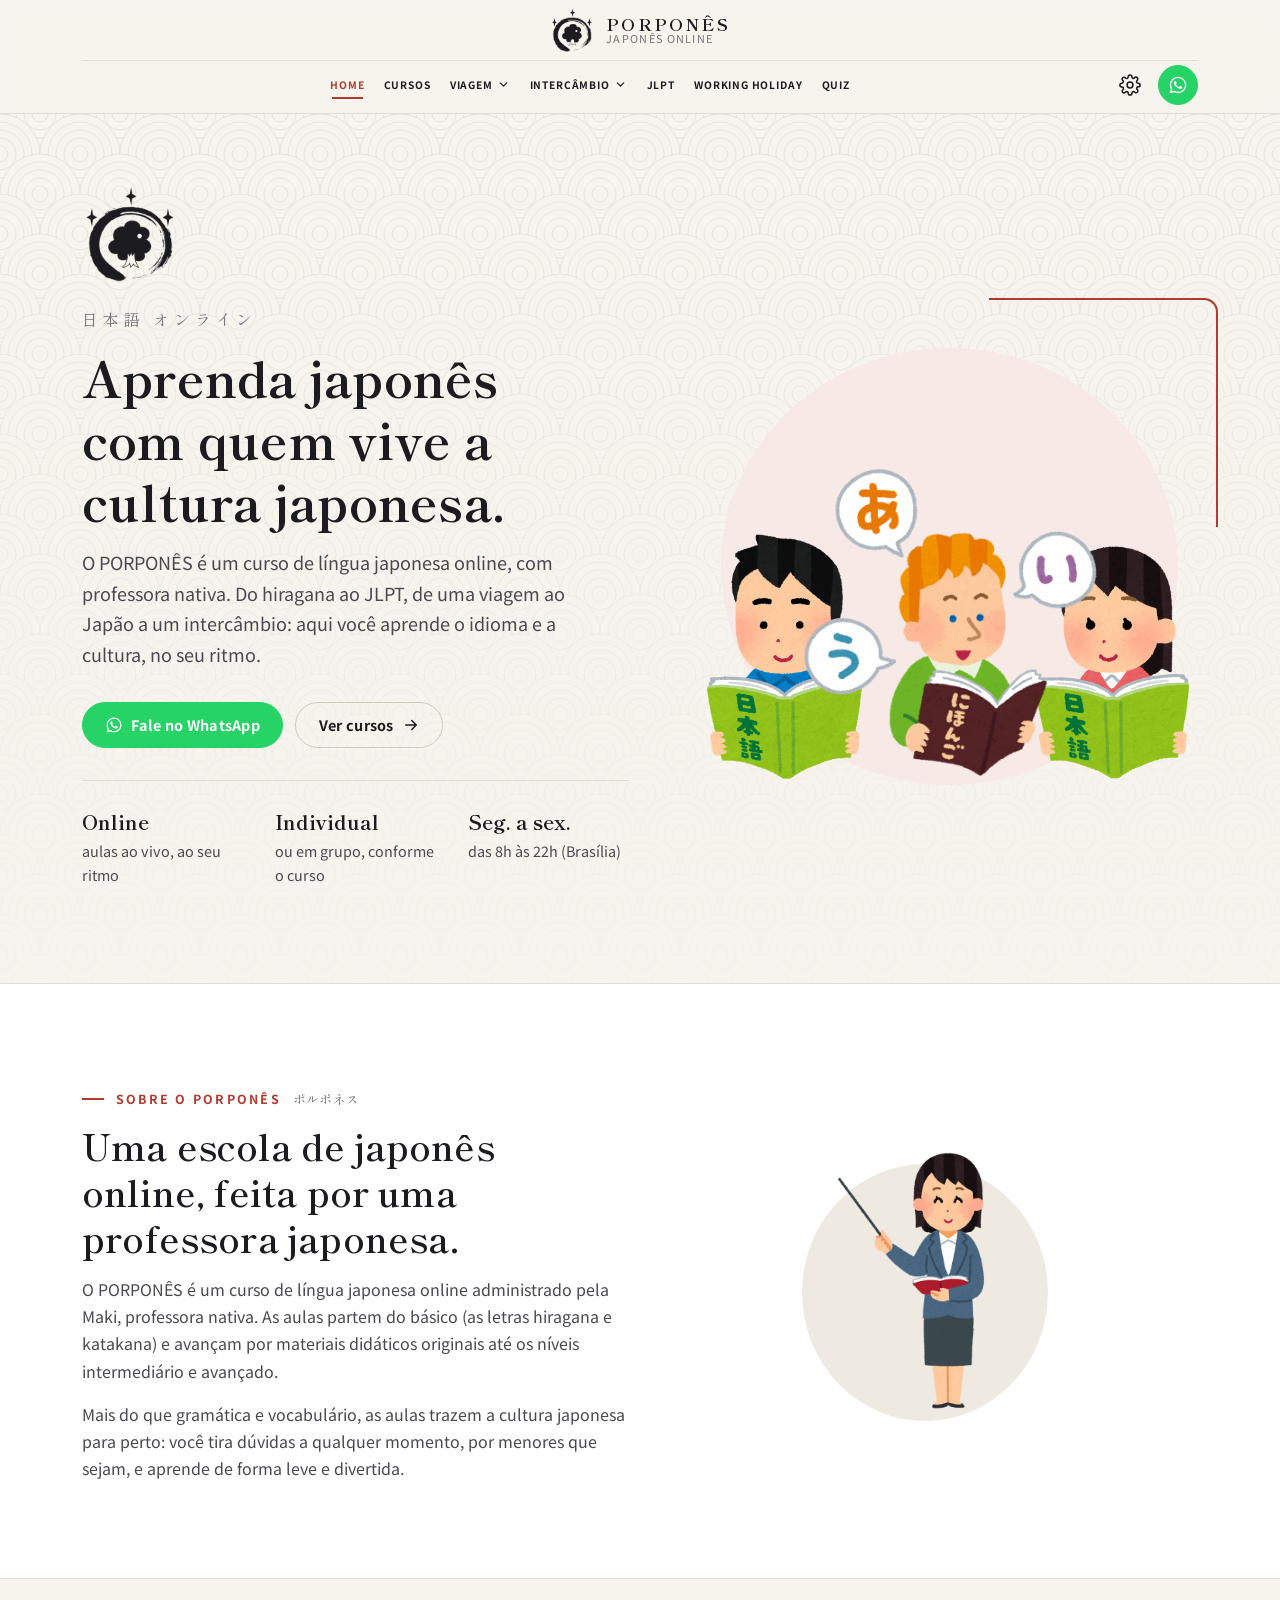
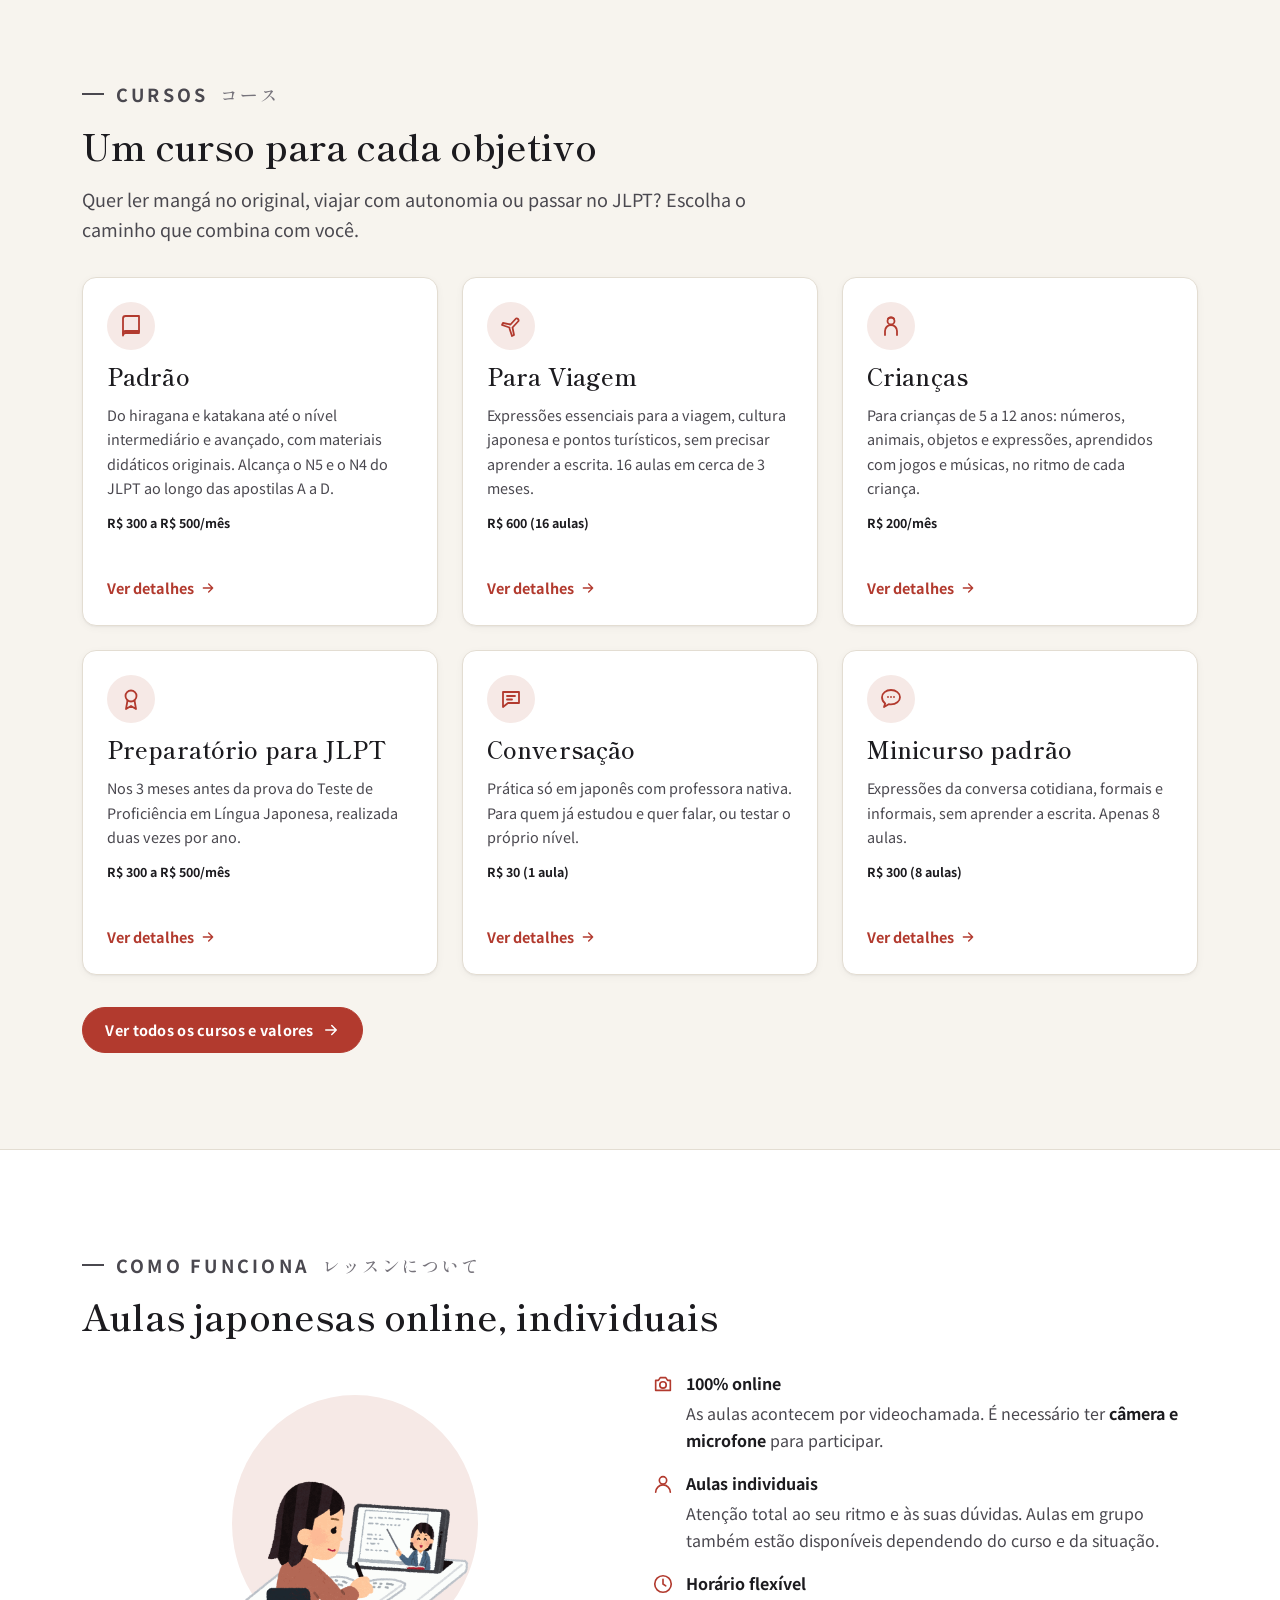
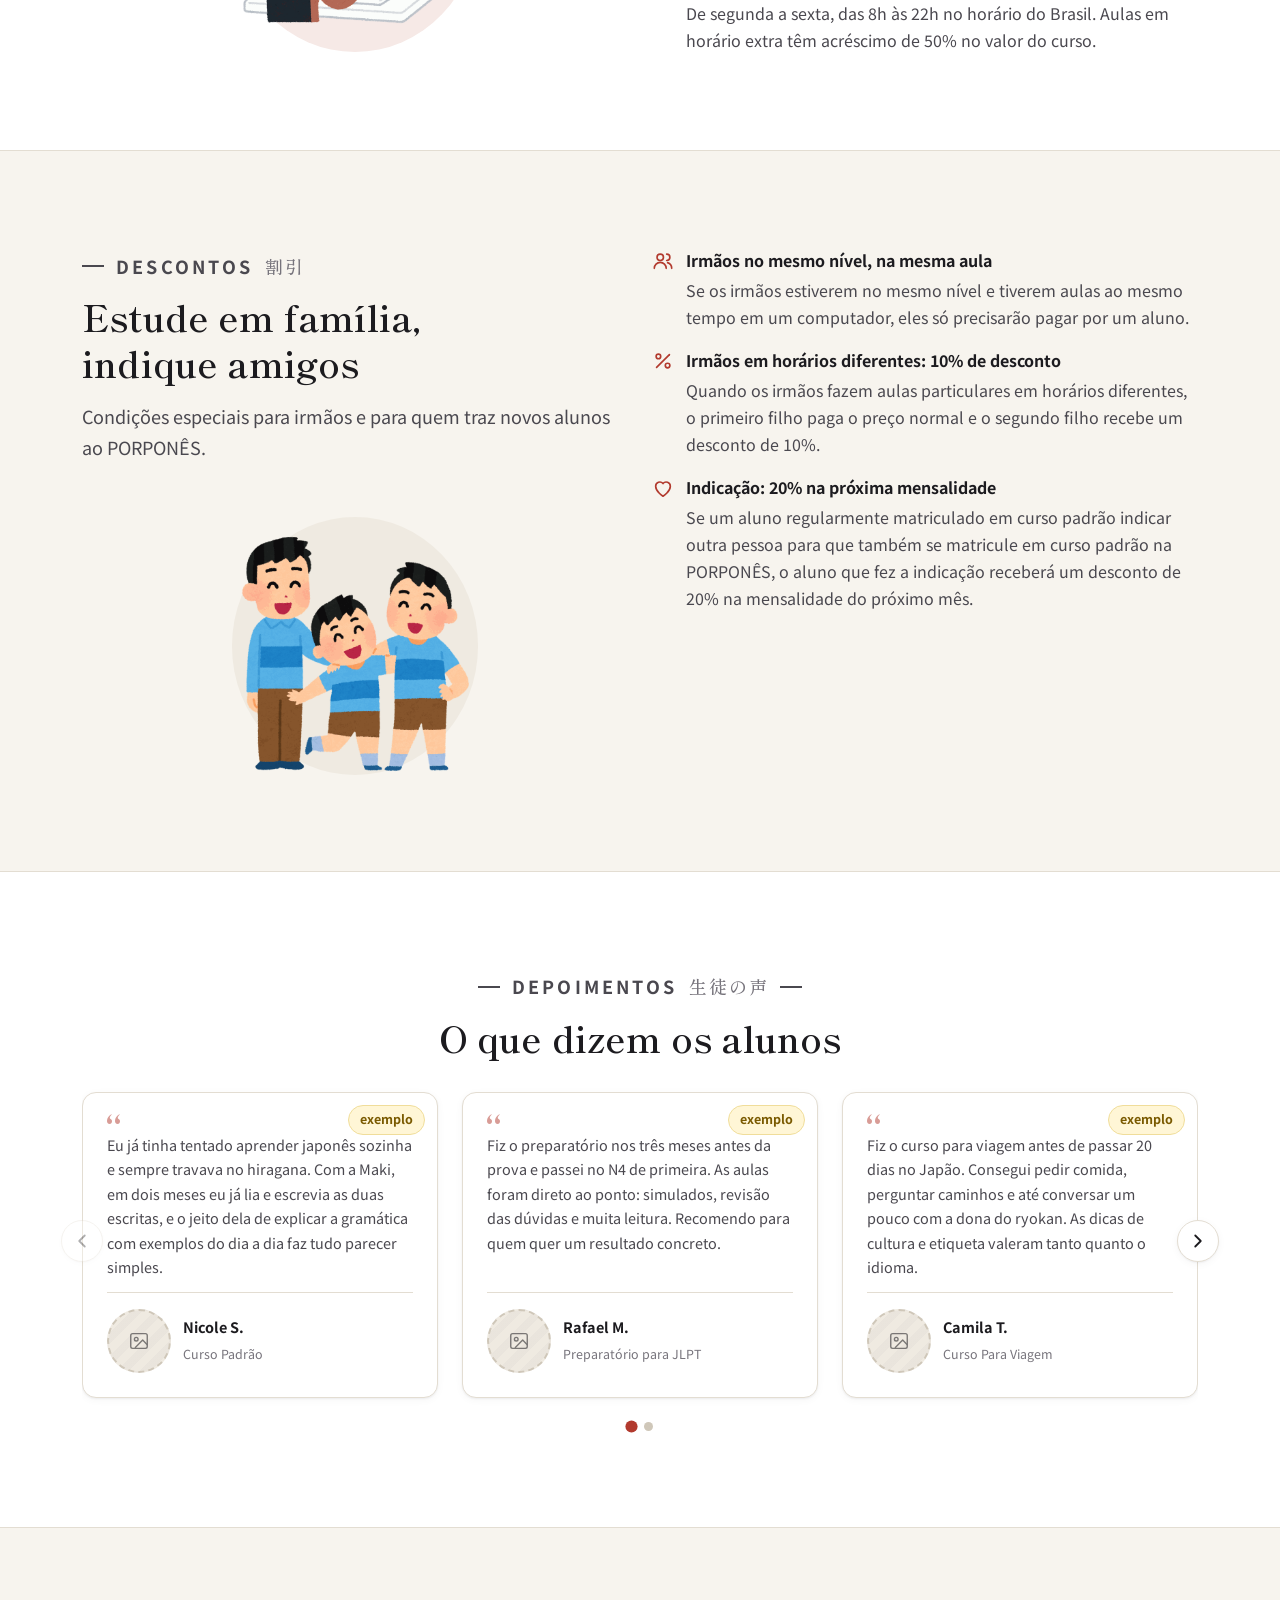
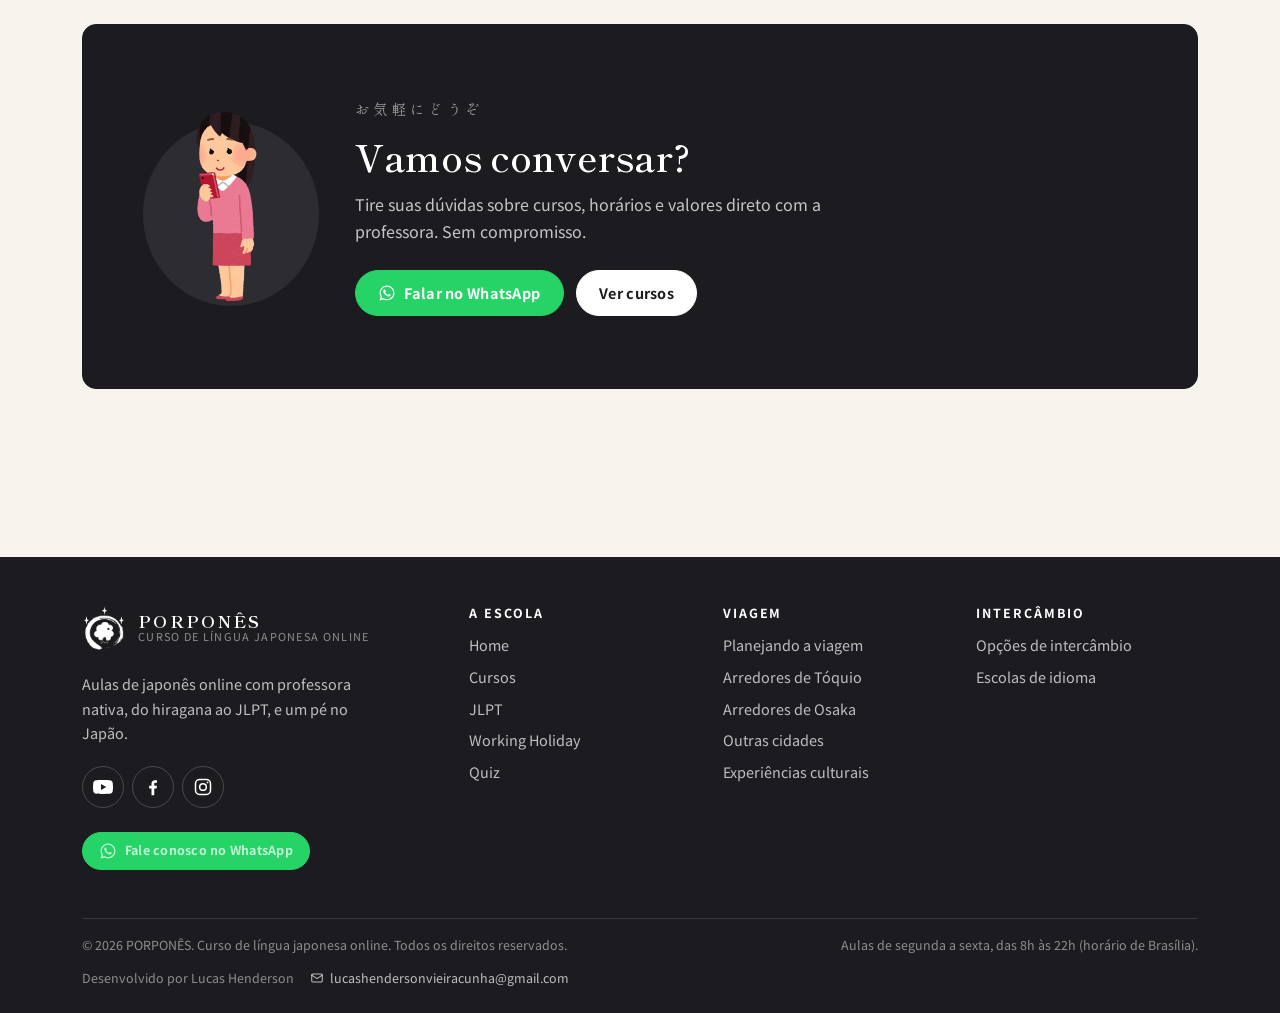
<file: index.html>
<!DOCTYPE html>
<html lang="pt-BR">
<head>
  <meta charset="UTF-8">
  <meta name="viewport" content="width=device-width, initial-scale=1">
  <title data-i18n>PORPONÊS | Curso de língua japonesa online</title>
  <meta name="description" content="Aulas de japonês online com professora nativa. Do hiragana ao JLPT, cursos para viagem, crianças e conversação." data-i18n-attr="content">
  <meta name="theme-color" content="#f7f4ee">
  <link rel="icon" href="assets/img/favicon.ico" sizes="16x16 32x32 48x48">
  <link rel="icon" type="image/png" sizes="32x32" href="assets/img/favicon-32.png">
  <link rel="icon" type="image/png" sizes="192x192" href="assets/img/icon-192.png">
  <link rel="apple-touch-icon" sizes="180x180" href="assets/img/apple-touch-icon.png">
  <link rel="preconnect" href="https://fonts.googleapis.com">
  <link rel="preconnect" href="https://fonts.gstatic.com" crossorigin>
  <link href="https://fonts.googleapis.com/css2?family=Noto+Sans+JP:wght@400;500;700&family=Shippori+Mincho:wght@500;600;700&display=swap" rel="stylesheet">
  <link rel="stylesheet" href="assets/css/style.css">
  <script>
    /* Aplica tema e idioma salvos antes da primeira pintura (evita "piscar").
       Preferências: localStorage "porpones-theme" (light/dark) e "porpones-lang" (pt/en/ja). */
    (function () {
      var d = document.documentElement;
      d.classList.add("js");
      try {
        var t = localStorage.getItem("porpones-theme");
        if (t !== "dark" && t !== "light") {
          t = window.matchMedia && matchMedia("(prefers-color-scheme: dark)").matches ? "dark" : "light";
        }
        d.setAttribute("data-theme", t);
        var l = localStorage.getItem("porpones-lang");
        var q = /[?&]lang=(pt|en|ja)\b/.exec(location.search);
        if (q) l = q[1];
        if (l === "en" || l === "ja") {
          d.setAttribute("lang", l);
          d.classList.add("i18n-pending");
          setTimeout(function () { d.classList.remove("i18n-pending"); }, 1500);
        }
      } catch (e) {
        d.setAttribute("data-theme", "light");
      }
    })();
  </script>
</head>
<body>
<a class="skip-link" href="#conteudo" data-i18n>Ir para o conteúdo</a>

<header class="site-header">
  <div class="container site-header__inner">
    <a class="brand" href="index.html" aria-label="PORPONÊS, página inicial" data-i18n-attr="aria-label">
      <img class="brand__logo" src="assets/img/logo.png" alt="PORPONÊS" width="44" height="44" data-logo data-logo-dark="assets/img/logo-white.png">
      <span class="brand__text">
        <span class="brand__name">PORPONÊS</span>
        <span class="brand__tagline" data-i18n>Japonês online</span>
      </span>
    </a>

    <nav class="nav" id="site-nav" aria-label="Navegação principal" data-i18n-attr="aria-label">
      <div class="nav__head">
        <span class="nav__title" data-i18n>Menu</span>
        <button class="icon-btn nav__close" type="button" aria-label="Fechar menu" data-i18n-attr="aria-label"><svg viewBox="0 0 24 24" fill="none" stroke="currentColor" stroke-width="1.8" stroke-linecap="round" stroke-linejoin="round" aria-hidden="true" focusable="false"><path d="M6 6l12 12M18 6L6 18"/></svg></button>
      </div>
      <ul class="nav__list">
        <li class="nav__item"><a class="nav__link is-active" href="index.html" aria-current="page" data-i18n>Home</a></li>
        <li class="nav__item"><a class="nav__link" href="cursos.html" data-i18n>Cursos</a></li>
        <li class="nav__item nav__item--has-sub">
          <button class="nav__sub-toggle" type="button" aria-expanded="false" aria-controls="sub-viagem">
            <span data-i18n>Viagem</span><svg viewBox="0 0 24 24" fill="none" stroke="currentColor" stroke-width="2.2" stroke-linecap="round" stroke-linejoin="round" aria-hidden="true" focusable="false"><path d="M6 9l6 6 6-6"/></svg>
          </button>
          <div class="nav__sub-wrap">
            <ul class="nav__sub" id="sub-viagem">
              <li><a class="nav__sub-link" href="viagem.html" data-i18n>Visão geral</a></li>
              <li><a class="nav__sub-link" href="viagem-tokyo.html" data-i18n>Arredores de Tóquio</a></li>
              <li><a class="nav__sub-link" href="viagem-osaka.html" data-i18n>Arredores de Osaka</a></li>
              <li><a class="nav__sub-link" href="viagem-outras-cidades.html" data-i18n>Outras cidades</a></li>
              <li><a class="nav__sub-link" href="viagem-experiencias.html" data-i18n>Experiências culturais</a></li>
            </ul>
          </div>
        </li>
        <li class="nav__item nav__item--has-sub">
          <button class="nav__sub-toggle" type="button" aria-expanded="false" aria-controls="sub-intercambio">
            <span data-i18n>Intercâmbio</span><svg viewBox="0 0 24 24" fill="none" stroke="currentColor" stroke-width="2.2" stroke-linecap="round" stroke-linejoin="round" aria-hidden="true" focusable="false"><path d="M6 9l6 6 6-6"/></svg>
          </button>
          <div class="nav__sub-wrap">
            <ul class="nav__sub" id="sub-intercambio">
              <li><a class="nav__sub-link" href="intercambio.html" data-i18n>Visão geral</a></li>
              <li><a class="nav__sub-link" href="escola-de-idioma.html" data-i18n>Escolas de idioma</a></li>
            </ul>
          </div>
        </li>
        <li class="nav__item"><a class="nav__link" href="jlpt.html" data-i18n>JLPT</a></li>
        <li class="nav__item"><a class="nav__link" href="working-holiday.html" data-i18n>Working Holiday</a></li>
        <li class="nav__item"><a class="nav__link" href="quiz.html" data-i18n>Quiz</a></li>
      </ul>
      <div class="nav__cta">
        <a class="btn btn--whatsapp" href="#" data-whatsapp-link><svg viewBox="0 0 24 24" fill="currentColor" aria-hidden="true" focusable="false"><path d="M12.04 2C6.58 2 2.13 6.45 2.13 11.91c0 1.75.46 3.45 1.32 4.95L2.05 22l5.25-1.38c1.45.79 3.08 1.21 4.74 1.21 5.46 0 9.91-4.45 9.91-9.91S17.5 2 12.04 2zm0 18.15c-1.48 0-2.93-.4-4.2-1.15l-.3-.18-3.12.82.83-3.04-.2-.31a8.2 8.2 0 0 1-1.26-4.38c0-4.54 3.7-8.24 8.24-8.24 4.54 0 8.24 3.7 8.24 8.24s-3.69 8.24-8.23 8.24zm4.52-6.16c-.25-.12-1.47-.72-1.69-.81-.23-.08-.39-.12-.56.12-.17.25-.64.81-.78.97-.14.17-.29.19-.54.06-.25-.12-1.05-.39-1.99-1.23-.74-.66-1.23-1.47-1.38-1.72-.14-.25-.02-.38.11-.51.11-.11.25-.29.37-.43.12-.14.17-.25.25-.41.08-.17.04-.31-.02-.43-.06-.12-.56-1.34-.76-1.84-.2-.48-.41-.42-.56-.43h-.48c-.17 0-.43.06-.66.31-.22.25-.86.85-.86 2.07 0 1.22.89 2.4 1.01 2.56.12.17 1.75 2.67 4.23 3.74.59.26 1.05.41 1.41.52.59.19 1.13.16 1.56.1.48-.07 1.47-.6 1.67-1.18.21-.58.21-1.07.14-1.18-.06-.1-.22-.16-.47-.28z"/></svg><span data-i18n>Fale conosco</span></a>
      </div>
    </nav>

    <div class="header-tools">
      <div class="settings">
        <button class="icon-btn settings__btn" type="button" aria-haspopup="true" aria-expanded="false" aria-controls="settings-menu" aria-label="Configurações" data-i18n-attr="aria-label">
          <svg viewBox="0 0 24 24" fill="none" stroke="currentColor" stroke-width="1.7" stroke-linecap="round" stroke-linejoin="round" aria-hidden="true" focusable="false"><circle cx="12" cy="12" r="3.2"/><path d="M19.4 15a1.7 1.7 0 0 0 .3 1.8l.1.1a2 2 0 1 1-2.8 2.8l-.1-.1a1.7 1.7 0 0 0-1.8-.3 1.7 1.7 0 0 0-1 1.5V21a2 2 0 1 1-4 0v-.1a1.7 1.7 0 0 0-1.1-1.5 1.7 1.7 0 0 0-1.8.3l-.1.1a2 2 0 1 1-2.8-2.8l.1-.1a1.7 1.7 0 0 0 .3-1.8 1.7 1.7 0 0 0-1.5-1H3a2 2 0 1 1 0-4h.1a1.7 1.7 0 0 0 1.5-1.1 1.7 1.7 0 0 0-.3-1.8l-.1-.1a2 2 0 1 1 2.8-2.8l.1.1a1.7 1.7 0 0 0 1.8.3H9a1.7 1.7 0 0 0 1-1.5V3a2 2 0 1 1 4 0v.1a1.7 1.7 0 0 0 1 1.5 1.7 1.7 0 0 0 1.8-.3l.1-.1a2 2 0 1 1 2.8 2.8l-.1.1a1.7 1.7 0 0 0-.3 1.8V9a1.7 1.7 0 0 0 1.5 1H21a2 2 0 1 1 0 4h-.1a1.7 1.7 0 0 0-1.5 1z"/></svg>
        </button>
        <div class="settings__menu" id="settings-menu" role="group" aria-label="Configurações" data-i18n-attr="aria-label">
          <span class="settings__title" data-i18n>Configurações</span>
          <div class="settings__row">
            <span class="settings__icon"><svg viewBox="0 0 24 24" fill="none" stroke="currentColor" stroke-width="1.7" stroke-linecap="round" stroke-linejoin="round" aria-hidden="true" focusable="false"><circle cx="12" cy="12" r="9"/><path d="M3 12h18M12 3c2.6 2.6 3.9 5.6 3.9 9s-1.3 6.4-3.9 9c-2.6-2.6-3.9-5.6-3.9-9S9.4 5.6 12 3z"/></svg></span>
            <span class="settings__text"><span class="settings__name" data-i18n>Idioma</span></span>
            <div class="seg" role="radiogroup" aria-label="Idioma" data-i18n-attr="aria-label">
              <button class="seg__btn lang-option" type="button" role="radio" aria-checked="true" data-lang="pt" lang="pt-BR" title="Português">PT</button>
              <button class="seg__btn lang-option" type="button" role="radio" aria-checked="false" data-lang="en" lang="en" title="English">EN</button>
              <button class="seg__btn lang-option" type="button" role="radio" aria-checked="false" data-lang="ja" lang="ja" title="日本語">日本語</button>
            </div>
          </div>
          <button class="settings__row settings__toggle theme-toggle" type="button" aria-pressed="false">
            <span class="settings__icon"><svg viewBox="0 0 24 24" aria-hidden="true" focusable="false"><g class="theme-toggle__sun" fill="none" stroke="currentColor" stroke-width="1.8" stroke-linecap="round"><circle cx="12" cy="12" r="4"/><g class="theme-toggle__rays"><path d="M12 2.5v2M12 19.5v2M2.5 12h2M19.5 12h2M5.3 5.3l1.4 1.4M17.3 17.3l1.4 1.4M5.3 18.7l1.4-1.4M17.3 6.7l1.4-1.4"/></g></g><path class="theme-toggle__moon" fill="currentColor" d="M20.6 14.3A8.6 8.6 0 0 1 9.7 3.4a8.6 8.6 0 1 0 10.9 10.9z"/></svg></span>
            <span class="settings__text"><span class="settings__name" data-i18n>Tema</span><span class="settings__state"><span class="theme-toggle__state theme-toggle__state--light" data-i18n>Claro</span><span class="theme-toggle__state theme-toggle__state--dark" data-i18n>Escuro</span></span></span>
            <span class="switch" aria-hidden="true"></span>
          </button>
          <button class="settings__row settings__toggle sound-toggle" type="button" aria-pressed="true">
            <span class="settings__icon"><svg viewBox="0 0 24 24" fill="none" stroke="currentColor" stroke-width="1.8" stroke-linecap="round" stroke-linejoin="round" aria-hidden="true" focusable="false"><path d="M4 9.5v5h3.4l4.6 4v-13l-4.6 4z"/><path class="sound-toggle__wave" d="M15.5 9.6a3.4 3.4 0 0 1 0 4.8"/><path class="sound-toggle__wave" d="M18.2 7a7.2 7.2 0 0 1 0 10"/><path class="sound-toggle__slash" d="M4 4l16 16"/></svg></span>
            <span class="settings__text"><span class="settings__name" data-i18n>Sons da interface</span><span class="settings__state"><span class="sound-toggle__label sound-toggle__label--on" data-i18n>Ligados</span><span class="sound-toggle__label sound-toggle__label--off" data-i18n>Desligados</span></span></span>
            <span class="switch" aria-hidden="true"></span>
          </button>
        </div>
      </div>
      <a class="btn btn--whatsapp btn--sm header-cta" href="#" data-whatsapp-link><svg viewBox="0 0 24 24" fill="currentColor" aria-hidden="true" focusable="false"><path d="M12.04 2C6.58 2 2.13 6.45 2.13 11.91c0 1.75.46 3.45 1.32 4.95L2.05 22l5.25-1.38c1.45.79 3.08 1.21 4.74 1.21 5.46 0 9.91-4.45 9.91-9.91S17.5 2 12.04 2zm0 18.15c-1.48 0-2.93-.4-4.2-1.15l-.3-.18-3.12.82.83-3.04-.2-.31a8.2 8.2 0 0 1-1.26-4.38c0-4.54 3.7-8.24 8.24-8.24 4.54 0 8.24 3.7 8.24 8.24s-3.69 8.24-8.23 8.24zm4.52-6.16c-.25-.12-1.47-.72-1.69-.81-.23-.08-.39-.12-.56.12-.17.25-.64.81-.78.97-.14.17-.29.19-.54.06-.25-.12-1.05-.39-1.99-1.23-.74-.66-1.23-1.47-1.38-1.72-.14-.25-.02-.38.11-.51.11-.11.25-.29.37-.43.12-.14.17-.25.25-.41.08-.17.04-.31-.02-.43-.06-.12-.56-1.34-.76-1.84-.2-.48-.41-.42-.56-.43h-.48c-.17 0-.43.06-.66.31-.22.25-.86.85-.86 2.07 0 1.22.89 2.4 1.01 2.56.12.17 1.75 2.67 4.23 3.74.59.26 1.05.41 1.41.52.59.19 1.13.16 1.56.1.48-.07 1.47-.6 1.67-1.18.21-.58.21-1.07.14-1.18-.06-.1-.22-.16-.47-.28z"/></svg><span data-i18n>Fale conosco</span></a>
      <button class="icon-btn nav-toggle" type="button" aria-expanded="false" aria-controls="site-nav" aria-label="Abrir menu" data-i18n-attr="aria-label">
        <span class="icon-menu"><svg viewBox="0 0 24 24" fill="none" stroke="currentColor" stroke-width="1.8" stroke-linecap="round" stroke-linejoin="round" aria-hidden="true" focusable="false"><path d="M4 7h16M4 12h16M4 17h16"/></svg></span>
        <span class="icon-close"><svg viewBox="0 0 24 24" fill="none" stroke="currentColor" stroke-width="1.8" stroke-linecap="round" stroke-linejoin="round" aria-hidden="true" focusable="false"><path d="M6 6l12 12M18 6L6 18"/></svg></span>
      </button>
    </div>
  </div>
</header>

<main id="conteudo">
<!-- HERO -->
<section class="hero pattern-seigaiha">
  <div class="container">
    <div class="hero__inner">
      <div>
        <img class="hero__logo" src="assets/img/logo.png" alt="" width="96" height="96" data-logo data-logo-dark="assets/img/logo-white.png">
        <span class="hero__jp" lang="ja">日本語 オンライン</span>
        <h1 data-i18n>Aprenda japonês com quem vive a cultura japonesa.</h1>
        <p class="hero__lead" data-i18n>O PORPONÊS é um curso de língua japonesa online, com professora nativa. Do hiragana ao JLPT, de uma viagem ao Japão a um intercâmbio: aqui você aprende o idioma e a cultura, no seu ritmo.</p>
        <div class="btn-group">
          <a class="btn btn--whatsapp" href="#" data-whatsapp-link><svg viewBox="0 0 24 24" fill="currentColor" aria-hidden="true" focusable="false"><path d="M12.04 2C6.58 2 2.13 6.45 2.13 11.91c0 1.75.46 3.45 1.32 4.95L2.05 22l5.25-1.38c1.45.79 3.08 1.21 4.74 1.21 5.46 0 9.91-4.45 9.91-9.91S17.5 2 12.04 2zm0 18.15c-1.48 0-2.93-.4-4.2-1.15l-.3-.18-3.12.82.83-3.04-.2-.31a8.2 8.2 0 0 1-1.26-4.38c0-4.54 3.7-8.24 8.24-8.24 4.54 0 8.24 3.7 8.24 8.24s-3.69 8.24-8.23 8.24zm4.52-6.16c-.25-.12-1.47-.72-1.69-.81-.23-.08-.39-.12-.56.12-.17.25-.64.81-.78.97-.14.17-.29.19-.54.06-.25-.12-1.05-.39-1.99-1.23-.74-.66-1.23-1.47-1.38-1.72-.14-.25-.02-.38.11-.51.11-.11.25-.29.37-.43.12-.14.17-.25.25-.41.08-.17.04-.31-.02-.43-.06-.12-.56-1.34-.76-1.84-.2-.48-.41-.42-.56-.43h-.48c-.17 0-.43.06-.66.31-.22.25-.86.85-.86 2.07 0 1.22.89 2.4 1.01 2.56.12.17 1.75 2.67 4.23 3.74.59.26 1.05.41 1.41.52.59.19 1.13.16 1.56.1.48-.07 1.47-.6 1.67-1.18.21-.58.21-1.07.14-1.18-.06-.1-.22-.16-.47-.28z"/></svg><span data-i18n>Fale no WhatsApp</span></a>
          <a class="btn btn--ghost" href="cursos.html"><span data-i18n>Ver cursos</span> <svg viewBox="0 0 24 24" fill="none" stroke="currentColor" stroke-width="2" stroke-linecap="round" stroke-linejoin="round" aria-hidden="true" focusable="false"><path d="M5 12h14M13 6l6 6-6 6"/></svg></a>
        </div>
        <div class="hero__meta">
          <div data-i18n><strong>Online</strong>aulas ao vivo, ao seu ritmo</div>
          <div data-i18n><strong>Individual</strong>ou em grupo, conforme o curso</div>
          <div data-i18n><strong>Seg. a sex.</strong>das 8h às 22h (Brasília)</div>
        </div>
      </div>
      <div class="hero__media">
        <div class="figure figure--trio">
          <img class="illus illus--side illus--side-left" src="assets/img/illus/home-hero-man.png" alt="" width="537" height="813" decoding="async" loading="lazy">
          <img class="illus illus--main" src="assets/img/illus/home-hero.png" alt="" width="686" height="720" decoding="async" fetchpriority="high">
          <img class="illus illus--side illus--side-right" src="assets/img/illus/home-hero-woman.png" alt="" width="537" height="813" decoding="async" loading="lazy">
        </div>
      </div>
    </div>
  </div>
</section>

<!-- SOBRE -->
<section class="section section--white section--bordered">
  <div class="container">
    <div class="grid grid--2" style="align-items:center">
      <div>
        <p class="eyebrow" data-i18n>Sobre o PORPONÊS <span lang="ja">ポルポネス</span></p>
        <h2 data-i18n>Uma escola de japonês online, feita por uma professora japonesa.</h2>
        <div class="prose">
          <p data-i18n>O PORPONÊS é um curso de língua japonesa online administrado pela Maki, professora nativa. As aulas partem do básico (as letras hiragana e katakana) e avançam por materiais didáticos originais até os níveis intermediário e avançado.</p>
          <p data-i18n>Mais do que gramática e vocabulário, as aulas trazem a cultura japonesa para perto: você tira dúvidas a qualquer momento, por menores que sejam, e aprende de forma leve e divertida.</p>
        </div>
      </div>
      <div class="figure figure--sm figure--paper">
        <img class="illus" src="assets/img/illus/home-teacher.png" alt="" width="552" height="720" decoding="async" loading="lazy">
      </div>
    </div>
  </div>
</section>

<!-- CURSOS -->
<section class="section">
  <div class="container">
    <div class="section__head">
      <p class="eyebrow" data-i18n>Cursos <span lang="ja">コース</span></p>
      <h2 data-i18n>Um curso para cada objetivo</h2>
      <p data-i18n>Quer ler mangá no original, viajar com autonomia ou passar no JLPT? Escolha o caminho que combina com você.</p>
    </div>
    <div class="grid grid--3">
      <article class="card">
        <span class="card__icon"><svg viewBox="0 0 24 24" fill="none" stroke="currentColor" stroke-width="1.8" stroke-linecap="round" stroke-linejoin="round" aria-hidden="true" focusable="false"><path d="M4 4.5A2.5 2.5 0 0 1 6.5 2H20v17H6.5A2.5 2.5 0 0 0 4 21.5z"/><path d="M4 19.5A2.5 2.5 0 0 1 6.5 17H20"/></svg></span>
        <h3 class="card__title" data-i18n>Padrão</h3>
        <p class="card__text" data-i18n>Do hiragana e katakana até o nível intermediário e avançado, com materiais didáticos originais. Alcança o N5 e o N4 do JLPT ao longo das apostilas A a D.</p>
        <p class="card__meta" style="border-top:0;padding-top:0" data-i18n><strong style="color:var(--color-ink)">R$ 300 a R$ 500/mês</strong></p>
        <p class="card__footer"><a class="link-arrow" href="cursos.html"><span data-i18n>Ver detalhes</span> <svg viewBox="0 0 24 24" fill="none" stroke="currentColor" stroke-width="2" stroke-linecap="round" stroke-linejoin="round" aria-hidden="true" focusable="false"><path d="M5 12h14M13 6l6 6-6 6"/></svg></a></p>
      </article>
      <article class="card">
        <span class="card__icon"><svg viewBox="0 0 24 24" fill="none" stroke="currentColor" stroke-width="1.8" stroke-linecap="round" stroke-linejoin="round" aria-hidden="true" focusable="false"><path d="M10.5 13.5L3 11l1-2 7.5 1.5L17 4.5a2 2 0 0 1 2.5 2.5L13.5 13.5 15 21l-2 1-2.5-7.5z"/></svg></span>
        <h3 class="card__title" data-i18n>Para Viagem</h3>
        <p class="card__text" data-i18n>Expressões essenciais para a viagem, cultura japonesa e pontos turísticos, sem precisar aprender a escrita. 16 aulas em cerca de 3 meses.</p>
        <p class="card__meta" style="border-top:0;padding-top:0" data-i18n><strong style="color:var(--color-ink)">R$ 600 (16 aulas)</strong></p>
        <p class="card__footer"><a class="link-arrow" href="cursos.html"><span data-i18n>Ver detalhes</span> <svg viewBox="0 0 24 24" fill="none" stroke="currentColor" stroke-width="2" stroke-linecap="round" stroke-linejoin="round" aria-hidden="true" focusable="false"><path d="M5 12h14M13 6l6 6-6 6"/></svg></a></p>
      </article>
      <article class="card">
        <span class="card__icon"><svg viewBox="0 0 24 24" fill="none" stroke="currentColor" stroke-width="1.8" stroke-linecap="round" stroke-linejoin="round" aria-hidden="true" focusable="false"><circle cx="12" cy="7" r="3.5"/><path d="M6 21v-4a6 6 0 0 1 12 0v4"/><path d="M9 4.5c1-1.5 5-1.5 6 0"/></svg></span>
        <h3 class="card__title" data-i18n>Crianças</h3>
        <p class="card__text" data-i18n>Para crianças de 5 a 12 anos: números, animais, objetos e expressões, aprendidos com jogos e músicas, no ritmo de cada criança.</p>
        <p class="card__meta" style="border-top:0;padding-top:0" data-i18n><strong style="color:var(--color-ink)">R$ 200/mês</strong></p>
        <p class="card__footer"><a class="link-arrow" href="cursos.html"><span data-i18n>Ver detalhes</span> <svg viewBox="0 0 24 24" fill="none" stroke="currentColor" stroke-width="2" stroke-linecap="round" stroke-linejoin="round" aria-hidden="true" focusable="false"><path d="M5 12h14M13 6l6 6-6 6"/></svg></a></p>
      </article>
      <article class="card">
        <span class="card__icon"><svg viewBox="0 0 24 24" fill="none" stroke="currentColor" stroke-width="1.8" stroke-linecap="round" stroke-linejoin="round" aria-hidden="true" focusable="false"><circle cx="12" cy="9" r="5.5"/><path d="M8.5 13.5L7 22l5-3 5 3-1.5-8.5"/></svg></span>
        <h3 class="card__title" data-i18n>Preparatório para JLPT</h3>
        <p class="card__text" data-i18n>Nos 3 meses antes da prova do Teste de Proficiência em Língua Japonesa, realizada duas vezes por ano.</p>
        <p class="card__meta" style="border-top:0;padding-top:0" data-i18n><strong style="color:var(--color-ink)">R$ 300 a R$ 500/mês</strong></p>
        <p class="card__footer"><a class="link-arrow" href="cursos.html"><span data-i18n>Ver detalhes</span> <svg viewBox="0 0 24 24" fill="none" stroke="currentColor" stroke-width="2" stroke-linecap="round" stroke-linejoin="round" aria-hidden="true" focusable="false"><path d="M5 12h14M13 6l6 6-6 6"/></svg></a></p>
      </article>
      <article class="card">
        <span class="card__icon"><svg viewBox="0 0 24 24" fill="none" stroke="currentColor" stroke-width="1.8" stroke-linecap="round" stroke-linejoin="round" aria-hidden="true" focusable="false"><path d="M4 5h16v11H9l-5 4z"/><path d="M8 9h8M8 12.5h5"/></svg></span>
        <h3 class="card__title" data-i18n>Conversação</h3>
        <p class="card__text" data-i18n>Prática só em japonês com professora nativa. Para quem já estudou e quer falar, ou testar o próprio nível.</p>
        <p class="card__meta" style="border-top:0;padding-top:0" data-i18n><strong style="color:var(--color-ink)">R$ 30 (1 aula)</strong></p>
        <p class="card__footer"><a class="link-arrow" href="cursos.html"><span data-i18n>Ver detalhes</span> <svg viewBox="0 0 24 24" fill="none" stroke="currentColor" stroke-width="2" stroke-linecap="round" stroke-linejoin="round" aria-hidden="true" focusable="false"><path d="M5 12h14M13 6l6 6-6 6"/></svg></a></p>
      </article>
      <article class="card">
        <span class="card__icon"><svg viewBox="0 0 24 24" fill="none" stroke="currentColor" stroke-width="1.8" stroke-linecap="round" stroke-linejoin="round" aria-hidden="true" focusable="false"><path d="M12 3c5 0 9 3.2 9 7.2S17 17.4 12 17.4c-.8 0-1.6-.1-2.3-.2L5 20l1.2-3.6C4.2 15 3 12.7 3 10.2 3 6.2 7 3 12 3z"/><path d="M9 10h.01M12 10h.01M15 10h.01"/></svg></span>
        <h3 class="card__title" data-i18n>Minicurso padrão</h3>
        <p class="card__text" data-i18n>Expressões da conversa cotidiana, formais e informais, sem aprender a escrita. Apenas 8 aulas.</p>
        <p class="card__meta" style="border-top:0;padding-top:0" data-i18n><strong style="color:var(--color-ink)">R$ 300 (8 aulas)</strong></p>
        <p class="card__footer"><a class="link-arrow" href="cursos.html"><span data-i18n>Ver detalhes</span> <svg viewBox="0 0 24 24" fill="none" stroke="currentColor" stroke-width="2" stroke-linecap="round" stroke-linejoin="round" aria-hidden="true" focusable="false"><path d="M5 12h14M13 6l6 6-6 6"/></svg></a></p>
      </article>
    </div>
    <p style="margin-top:2rem"><a class="btn btn--primary" href="cursos.html"><span data-i18n>Ver todos os cursos e valores</span> <svg viewBox="0 0 24 24" fill="none" stroke="currentColor" stroke-width="2" stroke-linecap="round" stroke-linejoin="round" aria-hidden="true" focusable="false"><path d="M5 12h14M13 6l6 6-6 6"/></svg></a></p>
  </div>
</section>

<!-- COMO FUNCIONAM AS AULAS -->
<section class="section section--white section--bordered">
  <div class="container">
    <div class="section__head">
      <p class="eyebrow" data-i18n>Como funciona <span lang="ja">レッスンについて</span></p>
      <h2 data-i18n>Aulas japonesas online, individuais</h2>
    </div>
    <div class="grid grid--2" style="align-items:center">
      <div class="figure figure--sm">
        <img class="illus" src="assets/img/illus/home-online.png" alt="" width="720" height="629" decoding="async" loading="lazy">
      </div>
      <ul class="feature-list">
        <li><svg viewBox="0 0 24 24" fill="none" stroke="currentColor" stroke-width="1.8" stroke-linecap="round" stroke-linejoin="round" aria-hidden="true" focusable="false"><path d="M4 8h3l2-3h6l2 3h3v11H4z"/><circle cx="12" cy="13" r="3.5"/></svg><div><strong data-i18n>100% online</strong><span data-i18n>As aulas acontecem por videochamada. É necessário ter <strong>câmera e microfone</strong> para participar.</span></div></li>
        <li><svg viewBox="0 0 24 24" fill="none" stroke="currentColor" stroke-width="1.8" stroke-linecap="round" stroke-linejoin="round" aria-hidden="true" focusable="false"><circle cx="12" cy="8" r="4"/><path d="M4 21a8 8 0 0 1 16 0"/></svg><div><strong data-i18n>Aulas individuais</strong><span data-i18n>Atenção total ao seu ritmo e às suas dúvidas. Aulas em grupo também estão disponíveis dependendo do curso e da situação.</span></div></li>
        <li><svg viewBox="0 0 24 24" fill="none" stroke="currentColor" stroke-width="1.8" stroke-linecap="round" stroke-linejoin="round" aria-hidden="true" focusable="false"><circle cx="12" cy="12" r="9"/><path d="M12 7v5l3 2"/></svg><div><strong data-i18n>Horário flexível</strong><span data-i18n>De segunda a sexta, das 8h às 22h no horário do Brasil. Aulas em horário extra têm acréscimo de 50% no valor do curso.</span></div></li>
      </ul>
    </div>
  </div>
</section>

<!-- DESCONTOS -->
<section class="section">
  <div class="container">
    <div class="grid grid--2" style="align-items:start">
      <div>
        <div class="section__head" style="margin-bottom:0">
          <p class="eyebrow" data-i18n>Descontos <span lang="ja">割引</span></p>
          <h2 data-i18n>Estude em família, indique amigos</h2>
          <p data-i18n>Condições especiais para irmãos e para quem traz novos alunos ao PORPONÊS.</p>
        </div>
        <div class="figure figure--sm figure--paper" style="margin-top:2rem">
          <img class="illus" src="assets/img/illus/home-siblings.png" alt="" width="692" height="720" decoding="async" loading="lazy">
        </div>
      </div>
      <ul class="feature-list">
        <li><svg viewBox="0 0 24 24" fill="none" stroke="currentColor" stroke-width="1.8" stroke-linecap="round" stroke-linejoin="round" aria-hidden="true" focusable="false"><circle cx="9" cy="8" r="3.5"/><path d="M2.5 20a6.5 6.5 0 0 1 13 0"/><path d="M16 4.5a3.5 3.5 0 0 1 0 7M21.5 20a6.5 6.5 0 0 0-4.5-6.2"/></svg><div data-i18n><strong>Irmãos no mesmo nível, na mesma aula</strong>Se os irmãos estiverem no mesmo nível e tiverem aulas ao mesmo tempo em um computador, eles só precisarão pagar por um aluno.</div></li>
        <li><svg viewBox="0 0 24 24" fill="none" stroke="currentColor" stroke-width="1.8" stroke-linecap="round" stroke-linejoin="round" aria-hidden="true" focusable="false"><path d="M19 5L5 19"/><circle cx="7" cy="7" r="2.5"/><circle cx="17" cy="17" r="2.5"/></svg><div data-i18n><strong>Irmãos em horários diferentes: 10% de desconto</strong>Quando os irmãos fazem aulas particulares em horários diferentes, o primeiro filho paga o preço normal e o segundo filho recebe um desconto de 10%.</div></li>
        <li><svg viewBox="0 0 24 24" fill="none" stroke="currentColor" stroke-width="1.8" stroke-linecap="round" stroke-linejoin="round" aria-hidden="true" focusable="false"><path d="M12 21s-8-5-8-11a4.5 4.5 0 0 1 8-2.8A4.5 4.5 0 0 1 20 10c0 6-8 11-8 11z"/></svg><div data-i18n><strong>Indicação: 20% na próxima mensalidade</strong>Se um aluno regularmente matriculado em curso padrão indicar outra pessoa para que também se matricule em curso padrão na PORPONÊS, o aluno que fez a indicação receberá um desconto de 20% na mensalidade do próximo mês.</div></li>
      </ul>
    </div>
  </div>
</section>

<!-- DEPOIMENTOS (carrossel) -->
<section class="section section--white section--bordered" id="depoimentos">
  <div class="container">
    <div class="section__head section__head--center">
      <p class="eyebrow" data-i18n>Depoimentos <span lang="ja">生徒の声</span></p>
      <h2 data-i18n>O que dizem os alunos</h2>
    </div>
    <!-- ===================================================================
  ATENÇÃO: os depoimentos abaixo são PLACEHOLDERS de exemplo,
  escritos para fins de demonstração de layout.
  Substituir pelos depoimentos reais de alunos antes de publicar o site.
  (Remova também o selo visual "exemplo", classe .badge--dev, de cada card.)

  CARROSSEL: para adicionar ou remover um depoimento, basta acrescentar ou
  apagar um <article class="card testimonial"> dentro de .carousel__track.
  As setas e os pontos se ajustam sozinhos (initCarousel em main.js).
=================================================================== -->
    <div class="carousel" data-carousel aria-roledescription="carrossel" aria-label="Depoimentos de alunos" data-i18n-attr="aria-label">
      <button class="carousel__arrow carousel__arrow--prev" type="button" aria-label="Depoimentos anteriores" data-carousel-prev data-i18n-attr="aria-label" data-no-click-sound>
        <svg viewBox="0 0 24 24" fill="none" stroke="currentColor" stroke-width="2" stroke-linecap="round" stroke-linejoin="round" aria-hidden="true" focusable="false"><path d="M15 6l-6 6 6 6"/></svg>
      </button>
      <div class="carousel__viewport" data-carousel-viewport tabindex="0" role="group" aria-label="Depoimentos: use as setas do teclado para navegar" data-i18n-attr="aria-label">
        <ul class="carousel__track" data-carousel-track>
<li class="carousel__slide">
<article class="card testimonial">
  <span class="badge badge--dev" title="Depoimento de exemplo: substituir pelo real" data-i18n data-i18n-attr="title">exemplo</span>
  <blockquote class="testimonial__quote"><p data-i18n>Eu já tinha tentado aprender japonês sozinha e sempre travava no hiragana. Com a Maki, em dois meses eu já lia e escrevia as duas escritas, e o jeito dela de explicar a gramática com exemplos do dia a dia faz tudo parecer simples.</p></blockquote>
  <div class="testimonial__author">
    <div class="img-placeholder img-placeholder--avatar" style="aspect-ratio: 1/1;" title="Foto de Nicole S. (avatar 1:1, mín. 200×200px)" role="img" aria-label="Foto de Nicole S. (avatar 1:1, mín. 200×200px)" data-i18n-attr="aria-label title">
  <span class="img-placeholder__label" data-i18n>Foto de Nicole S. (avatar 1:1, mín. 200×200px)</span>
</div>
    <div>
      <span class="testimonial__name">Nicole S.</span>
      <span class="testimonial__tag" data-i18n>Curso Padrão</span>
    </div>
  </div>
</article>
</li>
<li class="carousel__slide">
<article class="card testimonial">
  <span class="badge badge--dev" title="Depoimento de exemplo: substituir pelo real" data-i18n data-i18n-attr="title">exemplo</span>
  <blockquote class="testimonial__quote"><p data-i18n>Fiz o preparatório nos três meses antes da prova e passei no N4 de primeira. As aulas foram direto ao ponto: simulados, revisão das dúvidas e muita leitura. Recomendo para quem quer um resultado concreto.</p></blockquote>
  <div class="testimonial__author">
    <div class="img-placeholder img-placeholder--avatar" style="aspect-ratio: 1/1;" title="Foto de Rafael M. (avatar 1:1, mín. 200×200px)" role="img" aria-label="Foto de Rafael M. (avatar 1:1, mín. 200×200px)" data-i18n-attr="aria-label title">
  <span class="img-placeholder__label" data-i18n>Foto de Rafael M. (avatar 1:1, mín. 200×200px)</span>
</div>
    <div>
      <span class="testimonial__name">Rafael M.</span>
      <span class="testimonial__tag" data-i18n>Preparatório para JLPT</span>
    </div>
  </div>
</article>
</li>
<li class="carousel__slide">
<article class="card testimonial">
  <span class="badge badge--dev" title="Depoimento de exemplo: substituir pelo real" data-i18n data-i18n-attr="title">exemplo</span>
  <blockquote class="testimonial__quote"><p data-i18n>Fiz o curso para viagem antes de passar 20 dias no Japão. Consegui pedir comida, perguntar caminhos e até conversar um pouco com a dona do ryokan. As dicas de cultura e etiqueta valeram tanto quanto o idioma.</p></blockquote>
  <div class="testimonial__author">
    <div class="img-placeholder img-placeholder--avatar" style="aspect-ratio: 1/1;" title="Foto de Camila T. (avatar 1:1, mín. 200×200px)" role="img" aria-label="Foto de Camila T. (avatar 1:1, mín. 200×200px)" data-i18n-attr="aria-label title">
  <span class="img-placeholder__label" data-i18n>Foto de Camila T. (avatar 1:1, mín. 200×200px)</span>
</div>
    <div>
      <span class="testimonial__name">Camila T.</span>
      <span class="testimonial__tag" data-i18n>Curso Para Viagem</span>
    </div>
  </div>
</article>
</li>
<li class="carousel__slide">
<article class="card testimonial">
  <span class="badge badge--dev" title="Depoimento de exemplo: substituir pelo real" data-i18n data-i18n-attr="title">exemplo</span>
  <blockquote class="testimonial__quote"><p data-i18n>Meus dois filhos (7 e 10 anos) fazem aula juntos e adoram. A Maki usa músicas e jogos, então eles nem percebem que estão estudando. Hoje contam até 100 em japonês e cumprimentam a avó com um "ohayou".</p></blockquote>
  <div class="testimonial__author">
    <div class="img-placeholder img-placeholder--avatar" style="aspect-ratio: 1/1;" title="Foto de Ana Paula R. (avatar 1:1, mín. 200×200px)" role="img" aria-label="Foto de Ana Paula R. (avatar 1:1, mín. 200×200px)" data-i18n-attr="aria-label title">
  <span class="img-placeholder__label" data-i18n>Foto de Ana Paula R. (avatar 1:1, mín. 200×200px)</span>
</div>
    <div>
      <span class="testimonial__name">Ana Paula R.</span>
      <span class="testimonial__tag" data-i18n>Curso para Crianças</span>
    </div>
  </div>
</article>
</li>
<li class="carousel__slide">
<article class="card testimonial">
  <span class="badge badge--dev" title="Depoimento de exemplo: substituir pelo real" data-i18n data-i18n-attr="title">exemplo</span>
  <blockquote class="testimonial__quote"><p data-i18n>Trabalho em turnos e precisava de flexibilidade. Optei pelo formato diário de 25 minutos e consigo encaixar entre um compromisso e outro. Em um ano fui do zero até o final da apostila B.</p></blockquote>
  <div class="testimonial__author">
    <div class="img-placeholder img-placeholder--avatar" style="aspect-ratio: 1/1;" title="Foto de Diego L. (avatar 1:1, mín. 200×200px)" role="img" aria-label="Foto de Diego L. (avatar 1:1, mín. 200×200px)" data-i18n-attr="aria-label title">
  <span class="img-placeholder__label" data-i18n>Foto de Diego L. (avatar 1:1, mín. 200×200px)</span>
</div>
    <div>
      <span class="testimonial__name">Diego L.</span>
      <span class="testimonial__tag" data-i18n>Curso Padrão (curso diário)</span>
    </div>
  </div>
</article>
</li>
<li class="carousel__slide">
<article class="card testimonial">
  <span class="badge badge--dev" title="Depoimento de exemplo: substituir pelo real" data-i18n data-i18n-attr="title">exemplo</span>
  <blockquote class="testimonial__quote"><p data-i18n>Estudei japonês na faculdade, mas não tinha com quem praticar. As aulas de conversação com uma professora nativa me devolveram a confiança para falar. E a gente escolhe o tema, o que deixa tudo mais leve.</p></blockquote>
  <div class="testimonial__author">
    <div class="img-placeholder img-placeholder--avatar" style="aspect-ratio: 1/1;" title="Foto de Juliana K. (avatar 1:1, mín. 200×200px)" role="img" aria-label="Foto de Juliana K. (avatar 1:1, mín. 200×200px)" data-i18n-attr="aria-label title">
  <span class="img-placeholder__label" data-i18n>Foto de Juliana K. (avatar 1:1, mín. 200×200px)</span>
</div>
    <div>
      <span class="testimonial__name">Juliana K.</span>
      <span class="testimonial__tag" data-i18n>Conversação</span>
    </div>
  </div>
</article>
</li>
        </ul>
      </div>
      <button class="carousel__arrow carousel__arrow--next" type="button" aria-label="Próximos depoimentos" data-carousel-next data-i18n-attr="aria-label" data-no-click-sound>
        <svg viewBox="0 0 24 24" fill="none" stroke="currentColor" stroke-width="2" stroke-linecap="round" stroke-linejoin="round" aria-hidden="true" focusable="false"><path d="M9 6l6 6-6 6"/></svg>
      </button>
      <div class="carousel__dots" data-carousel-dots role="tablist" aria-label="Escolher depoimento" data-i18n-attr="aria-label"></div>
    </div>
  </div>
</section>

<section class="section section--tight">
  <div class="container">
    <div class="cta-block cta-block--ink cta-block--illus">
      <div class="cta-block__figure figure figure--xs">
        <img class="illus" src="assets/img/illus/cta-phone.png" alt="" width="504" height="720" decoding="async" loading="lazy">
      </div>
      <div>
        <span class="cta-block__jp" lang="ja">お気軽にどうぞ</span>
        <h2 data-i18n>Vamos conversar?</h2>
        <p data-i18n>Tire suas dúvidas sobre cursos, horários e valores direto com a professora. Sem compromisso.</p>
        <div class="btn-group">
          <a class="btn btn--whatsapp" href="#" data-whatsapp-link><svg viewBox="0 0 24 24" fill="currentColor" aria-hidden="true" focusable="false"><path d="M12.04 2C6.58 2 2.13 6.45 2.13 11.91c0 1.75.46 3.45 1.32 4.95L2.05 22l5.25-1.38c1.45.79 3.08 1.21 4.74 1.21 5.46 0 9.91-4.45 9.91-9.91S17.5 2 12.04 2zm0 18.15c-1.48 0-2.93-.4-4.2-1.15l-.3-.18-3.12.82.83-3.04-.2-.31a8.2 8.2 0 0 1-1.26-4.38c0-4.54 3.7-8.24 8.24-8.24 4.54 0 8.24 3.7 8.24 8.24s-3.69 8.24-8.23 8.24zm4.52-6.16c-.25-.12-1.47-.72-1.69-.81-.23-.08-.39-.12-.56.12-.17.25-.64.81-.78.97-.14.17-.29.19-.54.06-.25-.12-1.05-.39-1.99-1.23-.74-.66-1.23-1.47-1.38-1.72-.14-.25-.02-.38.11-.51.11-.11.25-.29.37-.43.12-.14.17-.25.25-.41.08-.17.04-.31-.02-.43-.06-.12-.56-1.34-.76-1.84-.2-.48-.41-.42-.56-.43h-.48c-.17 0-.43.06-.66.31-.22.25-.86.85-.86 2.07 0 1.22.89 2.4 1.01 2.56.12.17 1.75 2.67 4.23 3.74.59.26 1.05.41 1.41.52.59.19 1.13.16 1.56.1.48-.07 1.47-.6 1.67-1.18.21-.58.21-1.07.14-1.18-.06-.1-.22-.16-.47-.28z"/></svg><span data-i18n>Falar no WhatsApp</span></a>
        <a class="btn btn--light" href="cursos.html" data-i18n>Ver cursos</a>
        </div>
      </div>
    </div>
  </div>
</section>
</main>

<footer class="site-footer">
  <div class="container">
    <div class="site-footer__grid">
      <div>
        <a class="brand" href="index.html" aria-label="PORPONÊS, página inicial" data-i18n-attr="aria-label">
          <img class="brand__logo" src="assets/img/logo-white.png" alt="PORPONÊS" width="44" height="44" data-logo>
          <span class="brand__text">
            <span class="brand__name">PORPONÊS</span>
            <span class="brand__tagline" data-i18n>Curso de língua japonesa online</span>
          </span>
        </a>
        <p class="site-footer__about" data-i18n>Aulas de japonês online com professora nativa, do hiragana ao JLPT, e um pé no Japão.</p>
        <div class="social" style="margin-top:1.25rem">
          <a href="https://www.youtube.com/channel/UCExkZOgnUnITbI4Hg4xWzkQ" target="_blank" rel="noopener noreferrer" aria-label="YouTube"><svg viewBox="0 0 24 24" fill="currentColor" aria-hidden="true" focusable="false"><path d="M23.5 6.2a3 3 0 0 0-2.1-2.1C19.5 3.6 12 3.6 12 3.6s-7.5 0-9.4.5A3 3 0 0 0 .5 6.2 31 31 0 0 0 0 12a31 31 0 0 0 .5 5.8 3 3 0 0 0 2.1 2.1c1.9.5 9.4.5 9.4.5s7.5 0 9.4-.5a3 3 0 0 0 2.1-2.1A31 31 0 0 0 24 12a31 31 0 0 0-.5-5.8zM9.6 15.6V8.4l6.3 3.6-6.3 3.6z"/></svg></a>
          <a href="https://www.facebook.com/maki.sousa.7/" target="_blank" rel="noopener noreferrer" aria-label="Facebook"><svg viewBox="0 0 24 24" fill="currentColor" aria-hidden="true" focusable="false"><path d="M13.5 22v-8.2h2.8l.4-3.2h-3.2V8.5c0-.9.3-1.6 1.6-1.6h1.7V4.1c-.3 0-1.3-.1-2.5-.1-2.5 0-4.1 1.5-4.1 4.2v2.4H7.4v3.2h2.8V22h3.3z"/></svg></a>
          <a href="https://www.instagram.com/porponesmaki/" target="_blank" rel="noopener noreferrer" aria-label="Instagram"><svg viewBox="0 0 24 24" fill="none" stroke="currentColor" stroke-width="1.8" stroke-linecap="round" stroke-linejoin="round" aria-hidden="true" focusable="false"><rect x="3" y="3" width="18" height="18" rx="5"/><circle cx="12" cy="12" r="4"/><circle cx="17.5" cy="6.5" r="1" fill="currentColor" stroke="none"/></svg></a>
        </div>
        <a class="btn btn--whatsapp btn--sm" href="#" data-whatsapp-link><svg viewBox="0 0 24 24" fill="currentColor" aria-hidden="true" focusable="false"><path d="M12.04 2C6.58 2 2.13 6.45 2.13 11.91c0 1.75.46 3.45 1.32 4.95L2.05 22l5.25-1.38c1.45.79 3.08 1.21 4.74 1.21 5.46 0 9.91-4.45 9.91-9.91S17.5 2 12.04 2zm0 18.15c-1.48 0-2.93-.4-4.2-1.15l-.3-.18-3.12.82.83-3.04-.2-.31a8.2 8.2 0 0 1-1.26-4.38c0-4.54 3.7-8.24 8.24-8.24 4.54 0 8.24 3.7 8.24 8.24s-3.69 8.24-8.23 8.24zm4.52-6.16c-.25-.12-1.47-.72-1.69-.81-.23-.08-.39-.12-.56.12-.17.25-.64.81-.78.97-.14.17-.29.19-.54.06-.25-.12-1.05-.39-1.99-1.23-.74-.66-1.23-1.47-1.38-1.72-.14-.25-.02-.38.11-.51.11-.11.25-.29.37-.43.12-.14.17-.25.25-.41.08-.17.04-.31-.02-.43-.06-.12-.56-1.34-.76-1.84-.2-.48-.41-.42-.56-.43h-.48c-.17 0-.43.06-.66.31-.22.25-.86.85-.86 2.07 0 1.22.89 2.4 1.01 2.56.12.17 1.75 2.67 4.23 3.74.59.26 1.05.41 1.41.52.59.19 1.13.16 1.56.1.48-.07 1.47-.6 1.67-1.18.21-.58.21-1.07.14-1.18-.06-.1-.22-.16-.47-.28z"/></svg><span data-i18n>Fale conosco no WhatsApp</span></a>
      </div>

      <div>
        <h2 class="site-footer__title" data-i18n>A escola</h2>
        <ul class="site-footer__links">
          <li><a href="index.html" data-i18n>Home</a></li>
          <li><a href="cursos.html" data-i18n>Cursos</a></li>
          <li><a href="jlpt.html" data-i18n>JLPT</a></li>
          <li><a href="working-holiday.html" data-i18n>Working Holiday</a></li>
          <li><a href="quiz.html" data-i18n>Quiz</a></li>
        </ul>
      </div>

      <div>
        <h2 class="site-footer__title" data-i18n>Viagem</h2>
        <ul class="site-footer__links">
          <li><a href="viagem.html" data-i18n>Planejando a viagem</a></li>
          <li><a href="viagem-tokyo.html" data-i18n>Arredores de Tóquio</a></li>
          <li><a href="viagem-osaka.html" data-i18n>Arredores de Osaka</a></li>
          <li><a href="viagem-outras-cidades.html" data-i18n>Outras cidades</a></li>
          <li><a href="viagem-experiencias.html" data-i18n>Experiências culturais</a></li>
        </ul>
      </div>

      <div>
        <h2 class="site-footer__title" data-i18n>Intercâmbio</h2>
        <ul class="site-footer__links">
          <li><a href="intercambio.html" data-i18n>Opções de intercâmbio</a></li>
          <li><a href="escola-de-idioma.html" data-i18n>Escolas de idioma</a></li>
        </ul>
      </div>
    </div>

    <div class="site-footer__bottom">
      <span>&copy; <span data-year>2026</span> PORPONÊS. <span data-i18n>Curso de língua japonesa online. Todos os direitos reservados.</span></span>
      <span data-i18n>Aulas de segunda a sexta, das 8h às 22h (horário de Brasília).</span>
    </div>
    <div class="site-footer__credit">
      <span data-i18n>Desenvolvido por Lucas Henderson</span>
      <a href="mailto:lucashendersonvieiracunha@gmail.com"><svg viewBox="0 0 24 24" fill="none" stroke="currentColor" stroke-width="1.8" stroke-linecap="round" stroke-linejoin="round" aria-hidden="true" focusable="false"><rect x="3" y="5" width="18" height="14" rx="2"/><path d="M3 7l9 6 9-6"/></svg>lucashendersonvieiracunha@gmail.com</a>
    </div>
  </div>
</footer>


<script src="assets/js/translations.js"></script>
<script src="assets/js/main.js"></script>
</body>
</html>
</file>
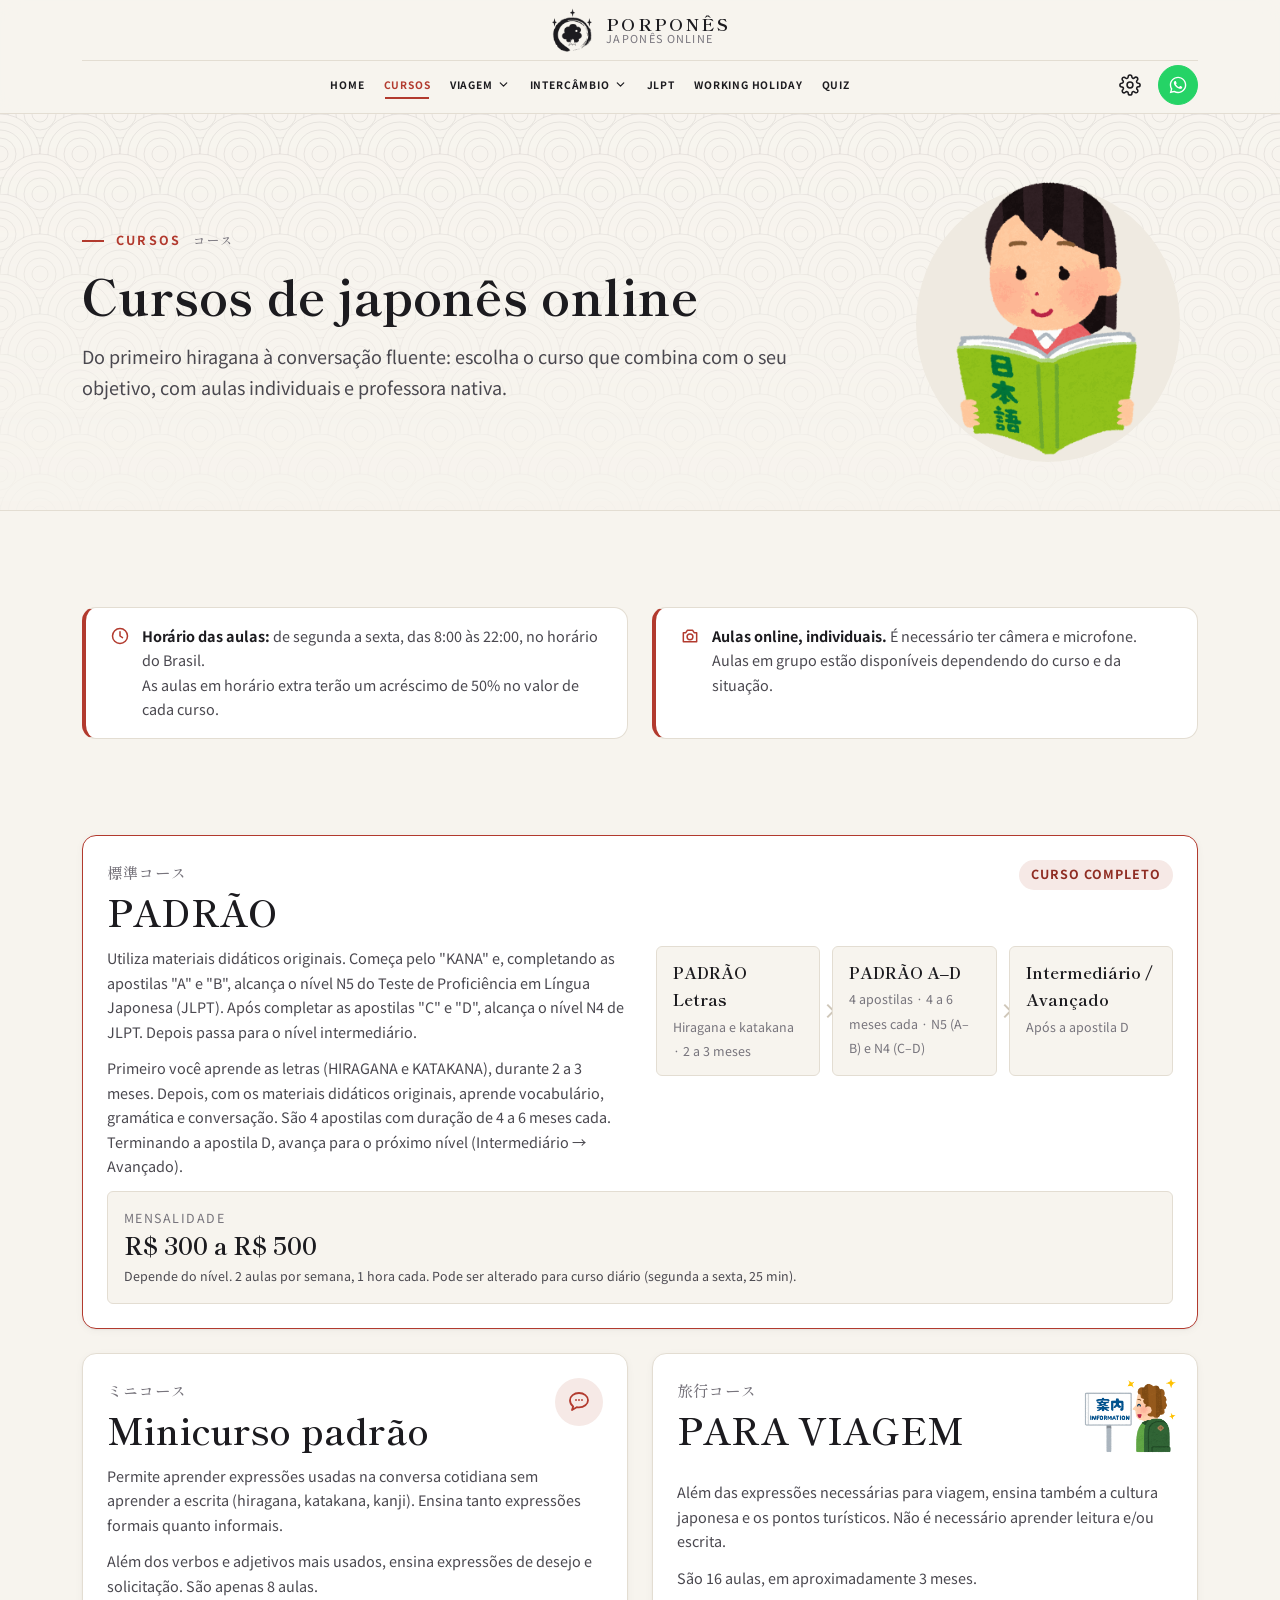
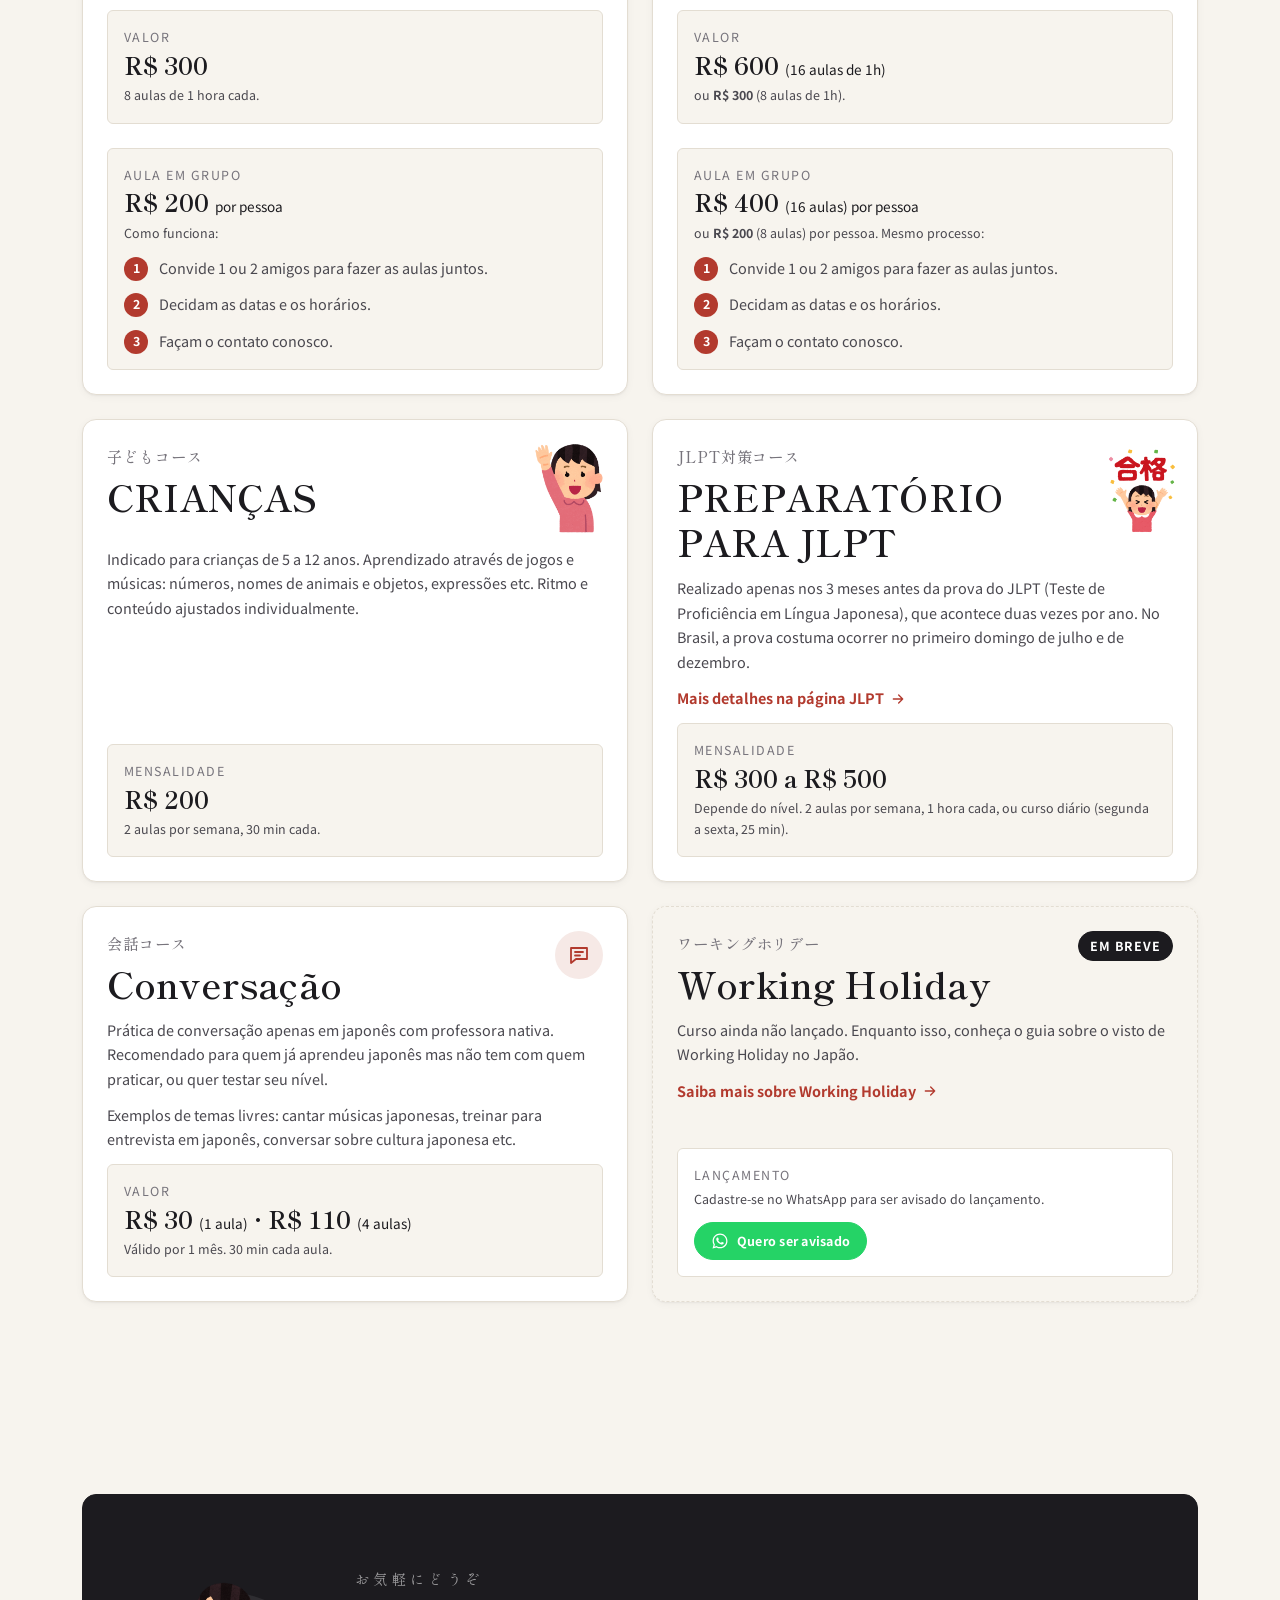
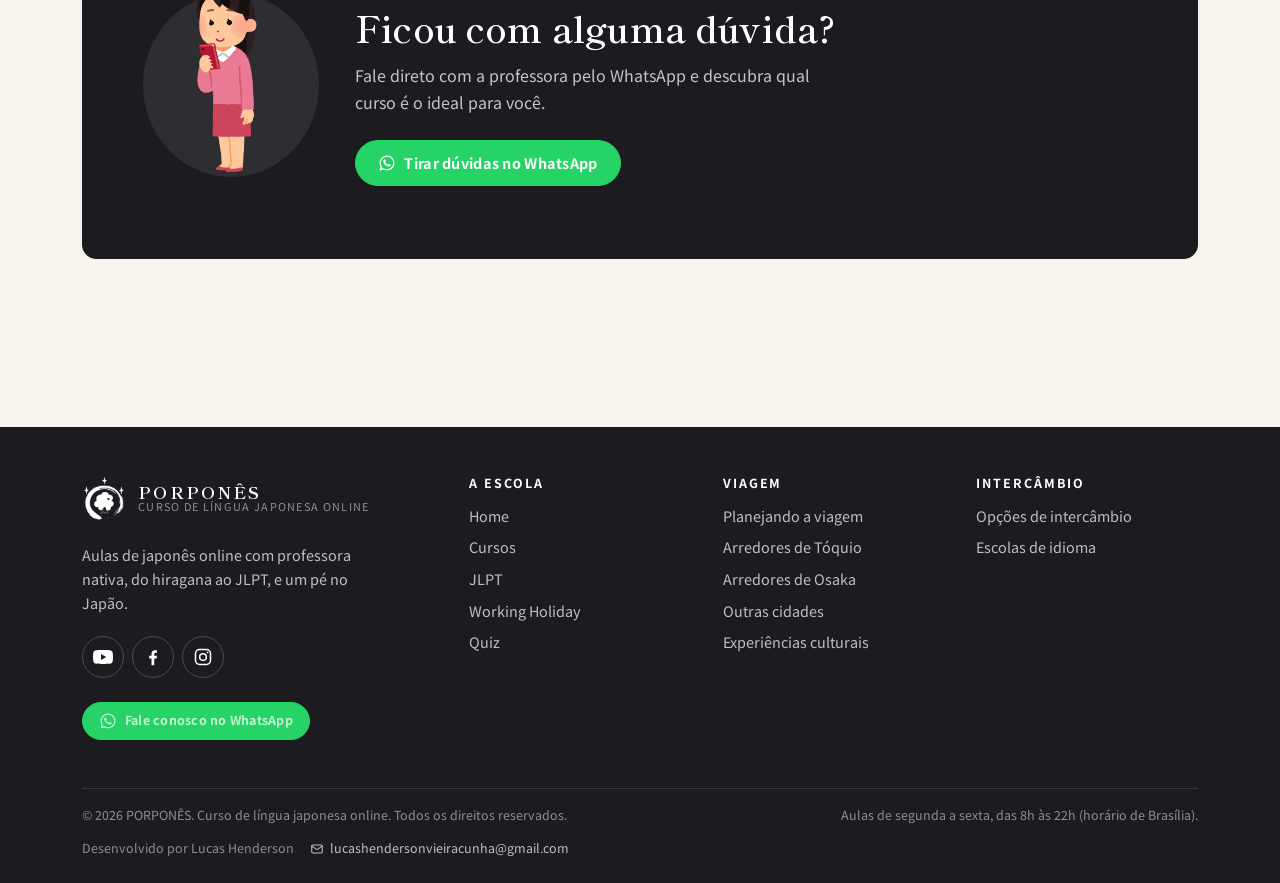
<file: cursos.html>
<!DOCTYPE html>
<html lang="pt-BR">
<head>
  <meta charset="UTF-8">
  <meta name="viewport" content="width=device-width, initial-scale=1">
  <title data-i18n>Cursos | PORPONÊS</title>
  <meta name="description" content="Conheça os cursos de japonês online do PORPONÊS: Padrão, Minicurso, Para Viagem, Crianças, Preparatório para JLPT e Conversação." data-i18n-attr="content">
  <meta name="theme-color" content="#f7f4ee">
  <link rel="icon" href="assets/img/favicon.ico" sizes="16x16 32x32 48x48">
  <link rel="icon" type="image/png" sizes="32x32" href="assets/img/favicon-32.png">
  <link rel="icon" type="image/png" sizes="192x192" href="assets/img/icon-192.png">
  <link rel="apple-touch-icon" sizes="180x180" href="assets/img/apple-touch-icon.png">
  <link rel="preconnect" href="https://fonts.googleapis.com">
  <link rel="preconnect" href="https://fonts.gstatic.com" crossorigin>
  <link href="https://fonts.googleapis.com/css2?family=Noto+Sans+JP:wght@400;500;700&family=Shippori+Mincho:wght@500;600;700&display=swap" rel="stylesheet">
  <link rel="stylesheet" href="assets/css/style.css">
  <script>
    /* Aplica tema e idioma salvos antes da primeira pintura (evita "piscar").
       Preferências: localStorage "porpones-theme" (light/dark) e "porpones-lang" (pt/en/ja). */
    (function () {
      var d = document.documentElement;
      d.classList.add("js");
      try {
        var t = localStorage.getItem("porpones-theme");
        if (t !== "dark" && t !== "light") {
          t = window.matchMedia && matchMedia("(prefers-color-scheme: dark)").matches ? "dark" : "light";
        }
        d.setAttribute("data-theme", t);
        var l = localStorage.getItem("porpones-lang");
        var q = /[?&]lang=(pt|en|ja)\b/.exec(location.search);
        if (q) l = q[1];
        if (l === "en" || l === "ja") {
          d.setAttribute("lang", l);
          d.classList.add("i18n-pending");
          setTimeout(function () { d.classList.remove("i18n-pending"); }, 1500);
        }
      } catch (e) {
        d.setAttribute("data-theme", "light");
      }
    })();
  </script>
</head>
<body>
<a class="skip-link" href="#conteudo" data-i18n>Ir para o conteúdo</a>

<header class="site-header">
  <div class="container site-header__inner">
    <a class="brand" href="index.html" aria-label="PORPONÊS, página inicial" data-i18n-attr="aria-label">
      <img class="brand__logo" src="assets/img/logo.png" alt="PORPONÊS" width="44" height="44" data-logo data-logo-dark="assets/img/logo-white.png">
      <span class="brand__text">
        <span class="brand__name">PORPONÊS</span>
        <span class="brand__tagline" data-i18n>Japonês online</span>
      </span>
    </a>

    <nav class="nav" id="site-nav" aria-label="Navegação principal" data-i18n-attr="aria-label">
      <div class="nav__head">
        <span class="nav__title" data-i18n>Menu</span>
        <button class="icon-btn nav__close" type="button" aria-label="Fechar menu" data-i18n-attr="aria-label"><svg viewBox="0 0 24 24" fill="none" stroke="currentColor" stroke-width="1.8" stroke-linecap="round" stroke-linejoin="round" aria-hidden="true" focusable="false"><path d="M6 6l12 12M18 6L6 18"/></svg></button>
      </div>
      <ul class="nav__list">
        <li class="nav__item"><a class="nav__link" href="index.html" data-i18n>Home</a></li>
        <li class="nav__item"><a class="nav__link is-active" href="cursos.html" aria-current="page" data-i18n>Cursos</a></li>
        <li class="nav__item nav__item--has-sub">
          <button class="nav__sub-toggle" type="button" aria-expanded="false" aria-controls="sub-viagem">
            <span data-i18n>Viagem</span><svg viewBox="0 0 24 24" fill="none" stroke="currentColor" stroke-width="2.2" stroke-linecap="round" stroke-linejoin="round" aria-hidden="true" focusable="false"><path d="M6 9l6 6 6-6"/></svg>
          </button>
          <div class="nav__sub-wrap">
            <ul class="nav__sub" id="sub-viagem">
              <li><a class="nav__sub-link" href="viagem.html" data-i18n>Visão geral</a></li>
              <li><a class="nav__sub-link" href="viagem-tokyo.html" data-i18n>Arredores de Tóquio</a></li>
              <li><a class="nav__sub-link" href="viagem-osaka.html" data-i18n>Arredores de Osaka</a></li>
              <li><a class="nav__sub-link" href="viagem-outras-cidades.html" data-i18n>Outras cidades</a></li>
              <li><a class="nav__sub-link" href="viagem-experiencias.html" data-i18n>Experiências culturais</a></li>
            </ul>
          </div>
        </li>
        <li class="nav__item nav__item--has-sub">
          <button class="nav__sub-toggle" type="button" aria-expanded="false" aria-controls="sub-intercambio">
            <span data-i18n>Intercâmbio</span><svg viewBox="0 0 24 24" fill="none" stroke="currentColor" stroke-width="2.2" stroke-linecap="round" stroke-linejoin="round" aria-hidden="true" focusable="false"><path d="M6 9l6 6 6-6"/></svg>
          </button>
          <div class="nav__sub-wrap">
            <ul class="nav__sub" id="sub-intercambio">
              <li><a class="nav__sub-link" href="intercambio.html" data-i18n>Visão geral</a></li>
              <li><a class="nav__sub-link" href="escola-de-idioma.html" data-i18n>Escolas de idioma</a></li>
            </ul>
          </div>
        </li>
        <li class="nav__item"><a class="nav__link" href="jlpt.html" data-i18n>JLPT</a></li>
        <li class="nav__item"><a class="nav__link" href="working-holiday.html" data-i18n>Working Holiday</a></li>
        <li class="nav__item"><a class="nav__link" href="quiz.html" data-i18n>Quiz</a></li>
      </ul>
      <div class="nav__cta">
        <a class="btn btn--whatsapp" href="#" data-whatsapp-link><svg viewBox="0 0 24 24" fill="currentColor" aria-hidden="true" focusable="false"><path d="M12.04 2C6.58 2 2.13 6.45 2.13 11.91c0 1.75.46 3.45 1.32 4.95L2.05 22l5.25-1.38c1.45.79 3.08 1.21 4.74 1.21 5.46 0 9.91-4.45 9.91-9.91S17.5 2 12.04 2zm0 18.15c-1.48 0-2.93-.4-4.2-1.15l-.3-.18-3.12.82.83-3.04-.2-.31a8.2 8.2 0 0 1-1.26-4.38c0-4.54 3.7-8.24 8.24-8.24 4.54 0 8.24 3.7 8.24 8.24s-3.69 8.24-8.23 8.24zm4.52-6.16c-.25-.12-1.47-.72-1.69-.81-.23-.08-.39-.12-.56.12-.17.25-.64.81-.78.97-.14.17-.29.19-.54.06-.25-.12-1.05-.39-1.99-1.23-.74-.66-1.23-1.47-1.38-1.72-.14-.25-.02-.38.11-.51.11-.11.25-.29.37-.43.12-.14.17-.25.25-.41.08-.17.04-.31-.02-.43-.06-.12-.56-1.34-.76-1.84-.2-.48-.41-.42-.56-.43h-.48c-.17 0-.43.06-.66.31-.22.25-.86.85-.86 2.07 0 1.22.89 2.4 1.01 2.56.12.17 1.75 2.67 4.23 3.74.59.26 1.05.41 1.41.52.59.19 1.13.16 1.56.1.48-.07 1.47-.6 1.67-1.18.21-.58.21-1.07.14-1.18-.06-.1-.22-.16-.47-.28z"/></svg><span data-i18n>Fale conosco</span></a>
      </div>
    </nav>

    <div class="header-tools">
      <div class="settings">
        <button class="icon-btn settings__btn" type="button" aria-haspopup="true" aria-expanded="false" aria-controls="settings-menu" aria-label="Configurações" data-i18n-attr="aria-label">
          <svg viewBox="0 0 24 24" fill="none" stroke="currentColor" stroke-width="1.7" stroke-linecap="round" stroke-linejoin="round" aria-hidden="true" focusable="false"><circle cx="12" cy="12" r="3.2"/><path d="M19.4 15a1.7 1.7 0 0 0 .3 1.8l.1.1a2 2 0 1 1-2.8 2.8l-.1-.1a1.7 1.7 0 0 0-1.8-.3 1.7 1.7 0 0 0-1 1.5V21a2 2 0 1 1-4 0v-.1a1.7 1.7 0 0 0-1.1-1.5 1.7 1.7 0 0 0-1.8.3l-.1.1a2 2 0 1 1-2.8-2.8l.1-.1a1.7 1.7 0 0 0 .3-1.8 1.7 1.7 0 0 0-1.5-1H3a2 2 0 1 1 0-4h.1a1.7 1.7 0 0 0 1.5-1.1 1.7 1.7 0 0 0-.3-1.8l-.1-.1a2 2 0 1 1 2.8-2.8l.1.1a1.7 1.7 0 0 0 1.8.3H9a1.7 1.7 0 0 0 1-1.5V3a2 2 0 1 1 4 0v.1a1.7 1.7 0 0 0 1 1.5 1.7 1.7 0 0 0 1.8-.3l.1-.1a2 2 0 1 1 2.8 2.8l-.1.1a1.7 1.7 0 0 0-.3 1.8V9a1.7 1.7 0 0 0 1.5 1H21a2 2 0 1 1 0 4h-.1a1.7 1.7 0 0 0-1.5 1z"/></svg>
        </button>
        <div class="settings__menu" id="settings-menu" role="group" aria-label="Configurações" data-i18n-attr="aria-label">
          <span class="settings__title" data-i18n>Configurações</span>
          <div class="settings__row">
            <span class="settings__icon"><svg viewBox="0 0 24 24" fill="none" stroke="currentColor" stroke-width="1.7" stroke-linecap="round" stroke-linejoin="round" aria-hidden="true" focusable="false"><circle cx="12" cy="12" r="9"/><path d="M3 12h18M12 3c2.6 2.6 3.9 5.6 3.9 9s-1.3 6.4-3.9 9c-2.6-2.6-3.9-5.6-3.9-9S9.4 5.6 12 3z"/></svg></span>
            <span class="settings__text"><span class="settings__name" data-i18n>Idioma</span></span>
            <div class="seg" role="radiogroup" aria-label="Idioma" data-i18n-attr="aria-label">
              <button class="seg__btn lang-option" type="button" role="radio" aria-checked="true" data-lang="pt" lang="pt-BR" title="Português">PT</button>
              <button class="seg__btn lang-option" type="button" role="radio" aria-checked="false" data-lang="en" lang="en" title="English">EN</button>
              <button class="seg__btn lang-option" type="button" role="radio" aria-checked="false" data-lang="ja" lang="ja" title="日本語">日本語</button>
            </div>
          </div>
          <button class="settings__row settings__toggle theme-toggle" type="button" aria-pressed="false">
            <span class="settings__icon"><svg viewBox="0 0 24 24" aria-hidden="true" focusable="false"><g class="theme-toggle__sun" fill="none" stroke="currentColor" stroke-width="1.8" stroke-linecap="round"><circle cx="12" cy="12" r="4"/><g class="theme-toggle__rays"><path d="M12 2.5v2M12 19.5v2M2.5 12h2M19.5 12h2M5.3 5.3l1.4 1.4M17.3 17.3l1.4 1.4M5.3 18.7l1.4-1.4M17.3 6.7l1.4-1.4"/></g></g><path class="theme-toggle__moon" fill="currentColor" d="M20.6 14.3A8.6 8.6 0 0 1 9.7 3.4a8.6 8.6 0 1 0 10.9 10.9z"/></svg></span>
            <span class="settings__text"><span class="settings__name" data-i18n>Tema</span><span class="settings__state"><span class="theme-toggle__state theme-toggle__state--light" data-i18n>Claro</span><span class="theme-toggle__state theme-toggle__state--dark" data-i18n>Escuro</span></span></span>
            <span class="switch" aria-hidden="true"></span>
          </button>
          <button class="settings__row settings__toggle sound-toggle" type="button" aria-pressed="true">
            <span class="settings__icon"><svg viewBox="0 0 24 24" fill="none" stroke="currentColor" stroke-width="1.8" stroke-linecap="round" stroke-linejoin="round" aria-hidden="true" focusable="false"><path d="M4 9.5v5h3.4l4.6 4v-13l-4.6 4z"/><path class="sound-toggle__wave" d="M15.5 9.6a3.4 3.4 0 0 1 0 4.8"/><path class="sound-toggle__wave" d="M18.2 7a7.2 7.2 0 0 1 0 10"/><path class="sound-toggle__slash" d="M4 4l16 16"/></svg></span>
            <span class="settings__text"><span class="settings__name" data-i18n>Sons da interface</span><span class="settings__state"><span class="sound-toggle__label sound-toggle__label--on" data-i18n>Ligados</span><span class="sound-toggle__label sound-toggle__label--off" data-i18n>Desligados</span></span></span>
            <span class="switch" aria-hidden="true"></span>
          </button>
        </div>
      </div>
      <a class="btn btn--whatsapp btn--sm header-cta" href="#" data-whatsapp-link><svg viewBox="0 0 24 24" fill="currentColor" aria-hidden="true" focusable="false"><path d="M12.04 2C6.58 2 2.13 6.45 2.13 11.91c0 1.75.46 3.45 1.32 4.95L2.05 22l5.25-1.38c1.45.79 3.08 1.21 4.74 1.21 5.46 0 9.91-4.45 9.91-9.91S17.5 2 12.04 2zm0 18.15c-1.48 0-2.93-.4-4.2-1.15l-.3-.18-3.12.82.83-3.04-.2-.31a8.2 8.2 0 0 1-1.26-4.38c0-4.54 3.7-8.24 8.24-8.24 4.54 0 8.24 3.7 8.24 8.24s-3.69 8.24-8.23 8.24zm4.52-6.16c-.25-.12-1.47-.72-1.69-.81-.23-.08-.39-.12-.56.12-.17.25-.64.81-.78.97-.14.17-.29.19-.54.06-.25-.12-1.05-.39-1.99-1.23-.74-.66-1.23-1.47-1.38-1.72-.14-.25-.02-.38.11-.51.11-.11.25-.29.37-.43.12-.14.17-.25.25-.41.08-.17.04-.31-.02-.43-.06-.12-.56-1.34-.76-1.84-.2-.48-.41-.42-.56-.43h-.48c-.17 0-.43.06-.66.31-.22.25-.86.85-.86 2.07 0 1.22.89 2.4 1.01 2.56.12.17 1.75 2.67 4.23 3.74.59.26 1.05.41 1.41.52.59.19 1.13.16 1.56.1.48-.07 1.47-.6 1.67-1.18.21-.58.21-1.07.14-1.18-.06-.1-.22-.16-.47-.28z"/></svg><span data-i18n>Fale conosco</span></a>
      <button class="icon-btn nav-toggle" type="button" aria-expanded="false" aria-controls="site-nav" aria-label="Abrir menu" data-i18n-attr="aria-label">
        <span class="icon-menu"><svg viewBox="0 0 24 24" fill="none" stroke="currentColor" stroke-width="1.8" stroke-linecap="round" stroke-linejoin="round" aria-hidden="true" focusable="false"><path d="M4 7h16M4 12h16M4 17h16"/></svg></span>
        <span class="icon-close"><svg viewBox="0 0 24 24" fill="none" stroke="currentColor" stroke-width="1.8" stroke-linecap="round" stroke-linejoin="round" aria-hidden="true" focusable="false"><path d="M6 6l12 12M18 6L6 18"/></svg></span>
      </button>
    </div>
  </div>
</header>

<main id="conteudo">
<section class="page-hero pattern-seigaiha">
  <div class="container">
    <div class="page-hero__grid">
      <div class="page-hero__inner">
        <p class="eyebrow" data-i18n>Cursos <span lang="ja">コース</span></p>
  <h1 data-i18n>Cursos de japonês online</h1>
        <p class="lead" data-i18n>Do primeiro hiragana à conversação fluente: escolha o curso que combina com o seu objetivo, com aulas individuais e professora nativa.</p>
  
      </div>
      <div class="page-hero__figure figure figure--paper">
        <img class="illus" src="assets/img/illus/cursos-hero.png" alt="" width="475" height="720" decoding="async">
      </div>
    </div>
  </div>
</section>

<section class="section section--tight">
  <div class="container">
    <div class="grid grid--2">
      <div class="notice">
        <svg viewBox="0 0 24 24" fill="none" stroke="currentColor" stroke-width="1.8" stroke-linecap="round" stroke-linejoin="round" aria-hidden="true" focusable="false"><circle cx="12" cy="12" r="9"/><path d="M12 7v5l3 2"/></svg><div data-i18n>
          <strong>Horário das aulas:</strong> de segunda a sexta, das 8:00 às 22:00, no horário do Brasil.<br>
          As aulas em horário extra terão um acréscimo de 50% no valor de cada curso.
        </div>
      </div>
      <div class="notice">
        <svg viewBox="0 0 24 24" fill="none" stroke="currentColor" stroke-width="1.8" stroke-linecap="round" stroke-linejoin="round" aria-hidden="true" focusable="false"><path d="M4 8h3l2-3h6l2 3h3v11H4z"/><circle cx="12" cy="13" r="3.5"/></svg><div data-i18n>
          <strong>Aulas online, individuais.</strong> É necessário ter câmera e microfone. Aulas em grupo estão disponíveis dependendo do curso e da situação.
        </div>
      </div>
    </div>
  </div>
</section>

<section class="section" style="padding-top:0">
  <div class="container">
    <div class="grid grid--2">

      <!-- 1. PADRÃO -->
      <article class="card course course--featured" id="padrao" style="grid-column:1 / -1">
        <div class="course__head">
          <div>
            <span class="card__jp" lang="ja">標準コース</span>
            <h2 class="card__title" data-i18n>PADRÃO</h2>
          </div>
          <div class="course__badges"><span class="badge badge--accent" data-i18n>Curso completo</span></div>
        </div>
        <div class="grid grid--2" style="gap:2rem">
          <div>
            <p class="card__text" data-i18n>Utiliza materiais didáticos originais. Começa pelo "KANA" e, completando as apostilas "A" e "B", alcança o nível N5 do Teste de Proficiência em Língua Japonesa (JLPT). Após completar as apostilas "C" e "D", alcança o nível N4 de JLPT. Depois passa para o nível intermediário.</p>
            <p class="card__text" style="margin-top:.75rem" data-i18n>Primeiro você aprende as letras (HIRAGANA e KATAKANA), durante 2 a 3 meses. Depois, com os materiais didáticos originais, aprende vocabulário, gramática e conversação. São 4 apostilas com duração de 4 a 6 meses cada. Terminando a apostila D, avança para o próximo nível (Intermediário → Avançado).</p>
          </div>
          <div>
            <ol class="progression" aria-label="Progressão do curso Padrão" data-i18n-attr="aria-label">
              <li data-i18n><strong>PADRÃO Letras</strong><span>Hiragana e katakana · 2 a 3 meses</span></li>
              <li data-i18n><strong>PADRÃO A–D</strong><span>4 apostilas · 4 a 6 meses cada · N5 (A–B) e N4 (C–D)</span></li>
              <li data-i18n><strong>Intermediário / Avançado</strong><span>Após a apostila D</span></li>
            </ol>
          </div>
        </div>
        <div class="course__price">
          <span class="course__price-label" data-i18n>Mensalidade</span>
          <span class="course__price-value" data-i18n>R$ 300 a R$ 500</span>
          <span class="course__price-note" data-i18n>Depende do nível. 2 aulas por semana, 1 hora cada. Pode ser alterado para curso diário (segunda a sexta, 25 min).</span>
        </div>
      </article>

      <!-- 2. MINICURSO PADRÃO -->
      <article class="card course" id="minicurso">
        <div class="course__head">
          <div>
            <span class="card__jp" lang="ja">ミニコース</span>
            <h2 class="card__title" data-i18n>Minicurso padrão</h2>
          </div>
          <span class="card__icon"><svg viewBox="0 0 24 24" fill="none" stroke="currentColor" stroke-width="1.8" stroke-linecap="round" stroke-linejoin="round" aria-hidden="true" focusable="false"><path d="M12 3c5 0 9 3.2 9 7.2S17 17.4 12 17.4c-.8 0-1.6-.1-2.3-.2L5 20l1.2-3.6C4.2 15 3 12.7 3 10.2 3 6.2 7 3 12 3z"/><path d="M9 10h.01M12 10h.01M15 10h.01"/></svg></span>
        </div>
        <p class="card__text" data-i18n>Permite aprender expressões usadas na conversa cotidiana sem aprender a escrita (hiragana, katakana, kanji). Ensina tanto expressões formais quanto informais.</p>
        <p class="card__text" data-i18n>Além dos verbos e adjetivos mais usados, ensina expressões de desejo e solicitação. São apenas 8 aulas.</p>
        <div class="course__price">
          <span class="course__price-label" data-i18n>Valor</span>
          <span class="course__price-value" data-i18n>R$ 300</span>
          <span class="course__price-note" data-i18n>8 aulas de 1 hora cada.</span>
        </div>
        <div class="course__price">
          <span class="course__price-label" data-i18n>Aula em grupo</span>
          <span class="course__price-value" data-i18n>R$ 200 <small style="font-size:.85rem;font-weight:400;font-family:var(--font-body)">por pessoa</small></span>
          <span class="course__price-note" data-i18n>Como funciona:</span>
          <div style="margin-top:.75rem"><ol class="steps">
      <li data-i18n>Convide 1 ou 2 amigos para fazer as aulas juntos.</li>
      <li data-i18n>Decidam as datas e os horários.</li>
      <li data-i18n>Façam o contato conosco.</li>
    </ol></div>
        </div>
      </article>

      <!-- 3. PARA VIAGEM -->
      <article class="card course" id="viagem">
        <div class="course__head">
          <div>
            <span class="card__jp" lang="ja">旅行コース</span>
            <h2 class="card__title" data-i18n>PARA VIAGEM</h2>
          </div>
          <img class="course__illus" src="assets/img/illus/cursos-viagem.png" alt="" width="720" height="662" decoding="async" loading="lazy">
        </div>
        <p class="card__text" data-i18n>Além das expressões necessárias para viagem, ensina também a cultura japonesa e os pontos turísticos. Não é necessário aprender leitura e/ou escrita.</p>
        <p class="card__text" data-i18n>São 16 aulas, em aproximadamente 3 meses.</p>
        <div class="course__price">
          <span class="course__price-label" data-i18n>Valor</span>
          <span class="course__price-value" data-i18n>R$ 600 <small style="font-size:.85rem;font-weight:400;font-family:var(--font-body)">(16 aulas de 1h)</small></span>
          <span class="course__price-note" data-i18n>ou <strong>R$ 300</strong> (8 aulas de 1h).</span>
        </div>
        <div class="course__price">
          <span class="course__price-label" data-i18n>Aula em grupo</span>
          <span class="course__price-value" data-i18n>R$ 400 <small style="font-size:.85rem;font-weight:400;font-family:var(--font-body)">(16 aulas) por pessoa</small></span>
          <span class="course__price-note" data-i18n>ou <strong>R$ 200</strong> (8 aulas) por pessoa. Mesmo processo:</span>
          <div style="margin-top:.75rem"><ol class="steps">
      <li data-i18n>Convide 1 ou 2 amigos para fazer as aulas juntos.</li>
      <li data-i18n>Decidam as datas e os horários.</li>
      <li data-i18n>Façam o contato conosco.</li>
    </ol></div>
        </div>
      </article>

      <!-- 4. CRIANÇAS -->
      <article class="card course" id="criancas">
        <div class="course__head">
          <div>
            <span class="card__jp" lang="ja">子どもコース</span>
            <h2 class="card__title" data-i18n>CRIANÇAS</h2>
          </div>
          <img class="course__illus" src="assets/img/illus/cursos-criancas.png" alt="" width="582" height="720" decoding="async" loading="lazy">
        </div>
        <p class="card__text" data-i18n>Indicado para crianças de 5 a 12 anos. Aprendizado através de jogos e músicas: números, nomes de animais e objetos, expressões etc. Ritmo e conteúdo ajustados individualmente.</p>
        <div class="course__price">
          <span class="course__price-label" data-i18n>Mensalidade</span>
          <span class="course__price-value" data-i18n>R$ 200</span>
          <span class="course__price-note" data-i18n>2 aulas por semana, 30 min cada.</span>
        </div>
      </article>

      <!-- 5. PREPARATÓRIO PARA JLPT -->
      <article class="card course" id="jlpt">
        <div class="course__head">
          <div>
            <span class="card__jp" lang="ja">JLPT対策コース</span>
            <h2 class="card__title" data-i18n>PREPARATÓRIO PARA JLPT</h2>
          </div>
          <img class="course__illus" src="assets/img/illus/jlpt-pass.png" alt="" width="550" height="720" decoding="async" loading="lazy">
        </div>
        <p class="card__text" data-i18n>Realizado apenas nos 3 meses antes da prova do JLPT (Teste de Proficiência em Língua Japonesa), que acontece duas vezes por ano. No Brasil, a prova costuma ocorrer no primeiro domingo de julho e de dezembro.</p>
        <p class="card__text"><a class="link-arrow" href="jlpt.html"><span data-i18n>Mais detalhes na página JLPT</span> <svg viewBox="0 0 24 24" fill="none" stroke="currentColor" stroke-width="2" stroke-linecap="round" stroke-linejoin="round" aria-hidden="true" focusable="false"><path d="M5 12h14M13 6l6 6-6 6"/></svg></a></p>
        <div class="course__price">
          <span class="course__price-label" data-i18n>Mensalidade</span>
          <span class="course__price-value" data-i18n>R$ 300 a R$ 500</span>
          <span class="course__price-note" data-i18n>Depende do nível. 2 aulas por semana, 1 hora cada, ou curso diário (segunda a sexta, 25 min).</span>
        </div>
      </article>

      <!-- 6. CONVERSAÇÃO -->
      <article class="card course" id="conversacao">
        <div class="course__head">
          <div>
            <span class="card__jp" lang="ja">会話コース</span>
            <h2 class="card__title" data-i18n>Conversação</h2>
          </div>
          <span class="card__icon"><svg viewBox="0 0 24 24" fill="none" stroke="currentColor" stroke-width="1.8" stroke-linecap="round" stroke-linejoin="round" aria-hidden="true" focusable="false"><path d="M4 5h16v11H9l-5 4z"/><path d="M8 9h8M8 12.5h5"/></svg></span>
        </div>
        <p class="card__text" data-i18n>Prática de conversação apenas em japonês com professora nativa. Recomendado para quem já aprendeu japonês mas não tem com quem praticar, ou quer testar seu nível.</p>
        <p class="card__text" data-i18n>Exemplos de temas livres: cantar músicas japonesas, treinar para entrevista em japonês, conversar sobre cultura japonesa etc.</p>
        <div class="course__price">
          <span class="course__price-label" data-i18n>Valor</span>
          <span class="course__price-value" data-i18n>R$ 30 <small style="font-size:.85rem;font-weight:400;font-family:var(--font-body)">(1 aula)</small> · R$ 110 <small style="font-size:.85rem;font-weight:400;font-family:var(--font-body)">(4 aulas)</small></span>
          <span class="course__price-note" data-i18n>Válido por 1 mês. 30 min cada aula.</span>
        </div>
      </article>

      <!-- 7. WORKING HOLIDAY (em breve) -->
      <article class="card course course--soon" id="working-holiday">
        <div class="course__head">
          <div>
            <span class="card__jp" lang="ja">ワーキングホリデー</span>
            <h2 class="card__title" data-i18n>Working Holiday</h2>
          </div>
          <div class="course__badges"><span class="badge badge--soon" data-i18n>Em breve</span></div>
        </div>
        <p class="card__text" data-i18n>Curso ainda não lançado. Enquanto isso, conheça o guia sobre o visto de Working Holiday no Japão.</p>
        <p class="card__text"><a class="link-arrow" href="working-holiday.html"><span data-i18n>Saiba mais sobre Working Holiday</span> <svg viewBox="0 0 24 24" fill="none" stroke="currentColor" stroke-width="2" stroke-linecap="round" stroke-linejoin="round" aria-hidden="true" focusable="false"><path d="M5 12h14M13 6l6 6-6 6"/></svg></a></p>
        <div class="course__price" style="background:var(--color-surface)">
          <span class="course__price-label" data-i18n>Lançamento</span>
          <span class="course__price-note" style="margin-top:0" data-i18n>Cadastre-se no WhatsApp para ser avisado do lançamento.</span>
          <div style="margin-top:.75rem"><a class="btn btn--whatsapp btn--sm" href="#" data-whatsapp-link data-whatsapp-message="Olá! Quero ser avisado sobre o lançamento do curso de Working Holiday do PORPONÊS." data-i18n-attr="data-whatsapp-message"><svg viewBox="0 0 24 24" fill="currentColor" aria-hidden="true" focusable="false"><path d="M12.04 2C6.58 2 2.13 6.45 2.13 11.91c0 1.75.46 3.45 1.32 4.95L2.05 22l5.25-1.38c1.45.79 3.08 1.21 4.74 1.21 5.46 0 9.91-4.45 9.91-9.91S17.5 2 12.04 2zm0 18.15c-1.48 0-2.93-.4-4.2-1.15l-.3-.18-3.12.82.83-3.04-.2-.31a8.2 8.2 0 0 1-1.26-4.38c0-4.54 3.7-8.24 8.24-8.24 4.54 0 8.24 3.7 8.24 8.24s-3.69 8.24-8.23 8.24zm4.52-6.16c-.25-.12-1.47-.72-1.69-.81-.23-.08-.39-.12-.56.12-.17.25-.64.81-.78.97-.14.17-.29.19-.54.06-.25-.12-1.05-.39-1.99-1.23-.74-.66-1.23-1.47-1.38-1.72-.14-.25-.02-.38.11-.51.11-.11.25-.29.37-.43.12-.14.17-.25.25-.41.08-.17.04-.31-.02-.43-.06-.12-.56-1.34-.76-1.84-.2-.48-.41-.42-.56-.43h-.48c-.17 0-.43.06-.66.31-.22.25-.86.85-.86 2.07 0 1.22.89 2.4 1.01 2.56.12.17 1.75 2.67 4.23 3.74.59.26 1.05.41 1.41.52.59.19 1.13.16 1.56.1.48-.07 1.47-.6 1.67-1.18.21-.58.21-1.07.14-1.18-.06-.1-.22-.16-.47-.28z"/></svg><span data-i18n>Quero ser avisado</span></a></div>
        </div>
      </article>

    </div>
  </div>
</section>

<section class="section section--tight">
  <div class="container">
    <div class="cta-block cta-block--ink cta-block--illus">
      <div class="cta-block__figure figure figure--xs">
        <img class="illus" src="assets/img/illus/cta-phone.png" alt="" width="504" height="720" decoding="async" loading="lazy">
      </div>
      <div>
        <span class="cta-block__jp" lang="ja">お気軽にどうぞ</span>
        <h2 data-i18n>Ficou com alguma dúvida?</h2>
        <p data-i18n>Fale direto com a professora pelo WhatsApp e descubra qual curso é o ideal para você.</p>
        <div class="btn-group">
          <a class="btn btn--whatsapp" href="#" data-whatsapp-link data-whatsapp-message="Olá! Vim pelo site do PORPONÊS e tenho dúvidas sobre os cursos." data-i18n-attr="data-whatsapp-message"><svg viewBox="0 0 24 24" fill="currentColor" aria-hidden="true" focusable="false"><path d="M12.04 2C6.58 2 2.13 6.45 2.13 11.91c0 1.75.46 3.45 1.32 4.95L2.05 22l5.25-1.38c1.45.79 3.08 1.21 4.74 1.21 5.46 0 9.91-4.45 9.91-9.91S17.5 2 12.04 2zm0 18.15c-1.48 0-2.93-.4-4.2-1.15l-.3-.18-3.12.82.83-3.04-.2-.31a8.2 8.2 0 0 1-1.26-4.38c0-4.54 3.7-8.24 8.24-8.24 4.54 0 8.24 3.7 8.24 8.24s-3.69 8.24-8.23 8.24zm4.52-6.16c-.25-.12-1.47-.72-1.69-.81-.23-.08-.39-.12-.56.12-.17.25-.64.81-.78.97-.14.17-.29.19-.54.06-.25-.12-1.05-.39-1.99-1.23-.74-.66-1.23-1.47-1.38-1.72-.14-.25-.02-.38.11-.51.11-.11.25-.29.37-.43.12-.14.17-.25.25-.41.08-.17.04-.31-.02-.43-.06-.12-.56-1.34-.76-1.84-.2-.48-.41-.42-.56-.43h-.48c-.17 0-.43.06-.66.31-.22.25-.86.85-.86 2.07 0 1.22.89 2.4 1.01 2.56.12.17 1.75 2.67 4.23 3.74.59.26 1.05.41 1.41.52.59.19 1.13.16 1.56.1.48-.07 1.47-.6 1.67-1.18.21-.58.21-1.07.14-1.18-.06-.1-.22-.16-.47-.28z"/></svg><span data-i18n>Tirar dúvidas no WhatsApp</span></a>
        </div>
      </div>
    </div>
  </div>
</section>
</main>

<footer class="site-footer">
  <div class="container">
    <div class="site-footer__grid">
      <div>
        <a class="brand" href="index.html" aria-label="PORPONÊS, página inicial" data-i18n-attr="aria-label">
          <img class="brand__logo" src="assets/img/logo-white.png" alt="PORPONÊS" width="44" height="44" data-logo>
          <span class="brand__text">
            <span class="brand__name">PORPONÊS</span>
            <span class="brand__tagline" data-i18n>Curso de língua japonesa online</span>
          </span>
        </a>
        <p class="site-footer__about" data-i18n>Aulas de japonês online com professora nativa, do hiragana ao JLPT, e um pé no Japão.</p>
        <div class="social" style="margin-top:1.25rem">
          <a href="https://www.youtube.com/channel/UCExkZOgnUnITbI4Hg4xWzkQ" target="_blank" rel="noopener noreferrer" aria-label="YouTube"><svg viewBox="0 0 24 24" fill="currentColor" aria-hidden="true" focusable="false"><path d="M23.5 6.2a3 3 0 0 0-2.1-2.1C19.5 3.6 12 3.6 12 3.6s-7.5 0-9.4.5A3 3 0 0 0 .5 6.2 31 31 0 0 0 0 12a31 31 0 0 0 .5 5.8 3 3 0 0 0 2.1 2.1c1.9.5 9.4.5 9.4.5s7.5 0 9.4-.5a3 3 0 0 0 2.1-2.1A31 31 0 0 0 24 12a31 31 0 0 0-.5-5.8zM9.6 15.6V8.4l6.3 3.6-6.3 3.6z"/></svg></a>
          <a href="https://www.facebook.com/maki.sousa.7/" target="_blank" rel="noopener noreferrer" aria-label="Facebook"><svg viewBox="0 0 24 24" fill="currentColor" aria-hidden="true" focusable="false"><path d="M13.5 22v-8.2h2.8l.4-3.2h-3.2V8.5c0-.9.3-1.6 1.6-1.6h1.7V4.1c-.3 0-1.3-.1-2.5-.1-2.5 0-4.1 1.5-4.1 4.2v2.4H7.4v3.2h2.8V22h3.3z"/></svg></a>
          <a href="https://www.instagram.com/porponesmaki/" target="_blank" rel="noopener noreferrer" aria-label="Instagram"><svg viewBox="0 0 24 24" fill="none" stroke="currentColor" stroke-width="1.8" stroke-linecap="round" stroke-linejoin="round" aria-hidden="true" focusable="false"><rect x="3" y="3" width="18" height="18" rx="5"/><circle cx="12" cy="12" r="4"/><circle cx="17.5" cy="6.5" r="1" fill="currentColor" stroke="none"/></svg></a>
        </div>
        <a class="btn btn--whatsapp btn--sm" href="#" data-whatsapp-link><svg viewBox="0 0 24 24" fill="currentColor" aria-hidden="true" focusable="false"><path d="M12.04 2C6.58 2 2.13 6.45 2.13 11.91c0 1.75.46 3.45 1.32 4.95L2.05 22l5.25-1.38c1.45.79 3.08 1.21 4.74 1.21 5.46 0 9.91-4.45 9.91-9.91S17.5 2 12.04 2zm0 18.15c-1.48 0-2.93-.4-4.2-1.15l-.3-.18-3.12.82.83-3.04-.2-.31a8.2 8.2 0 0 1-1.26-4.38c0-4.54 3.7-8.24 8.24-8.24 4.54 0 8.24 3.7 8.24 8.24s-3.69 8.24-8.23 8.24zm4.52-6.16c-.25-.12-1.47-.72-1.69-.81-.23-.08-.39-.12-.56.12-.17.25-.64.81-.78.97-.14.17-.29.19-.54.06-.25-.12-1.05-.39-1.99-1.23-.74-.66-1.23-1.47-1.38-1.72-.14-.25-.02-.38.11-.51.11-.11.25-.29.37-.43.12-.14.17-.25.25-.41.08-.17.04-.31-.02-.43-.06-.12-.56-1.34-.76-1.84-.2-.48-.41-.42-.56-.43h-.48c-.17 0-.43.06-.66.31-.22.25-.86.85-.86 2.07 0 1.22.89 2.4 1.01 2.56.12.17 1.75 2.67 4.23 3.74.59.26 1.05.41 1.41.52.59.19 1.13.16 1.56.1.48-.07 1.47-.6 1.67-1.18.21-.58.21-1.07.14-1.18-.06-.1-.22-.16-.47-.28z"/></svg><span data-i18n>Fale conosco no WhatsApp</span></a>
      </div>

      <div>
        <h2 class="site-footer__title" data-i18n>A escola</h2>
        <ul class="site-footer__links">
          <li><a href="index.html" data-i18n>Home</a></li>
          <li><a href="cursos.html" data-i18n>Cursos</a></li>
          <li><a href="jlpt.html" data-i18n>JLPT</a></li>
          <li><a href="working-holiday.html" data-i18n>Working Holiday</a></li>
          <li><a href="quiz.html" data-i18n>Quiz</a></li>
        </ul>
      </div>

      <div>
        <h2 class="site-footer__title" data-i18n>Viagem</h2>
        <ul class="site-footer__links">
          <li><a href="viagem.html" data-i18n>Planejando a viagem</a></li>
          <li><a href="viagem-tokyo.html" data-i18n>Arredores de Tóquio</a></li>
          <li><a href="viagem-osaka.html" data-i18n>Arredores de Osaka</a></li>
          <li><a href="viagem-outras-cidades.html" data-i18n>Outras cidades</a></li>
          <li><a href="viagem-experiencias.html" data-i18n>Experiências culturais</a></li>
        </ul>
      </div>

      <div>
        <h2 class="site-footer__title" data-i18n>Intercâmbio</h2>
        <ul class="site-footer__links">
          <li><a href="intercambio.html" data-i18n>Opções de intercâmbio</a></li>
          <li><a href="escola-de-idioma.html" data-i18n>Escolas de idioma</a></li>
        </ul>
      </div>
    </div>

    <div class="site-footer__bottom">
      <span>&copy; <span data-year>2026</span> PORPONÊS. <span data-i18n>Curso de língua japonesa online. Todos os direitos reservados.</span></span>
      <span data-i18n>Aulas de segunda a sexta, das 8h às 22h (horário de Brasília).</span>
    </div>
    <div class="site-footer__credit">
      <span data-i18n>Desenvolvido por Lucas Henderson</span>
      <a href="mailto:lucashendersonvieiracunha@gmail.com"><svg viewBox="0 0 24 24" fill="none" stroke="currentColor" stroke-width="1.8" stroke-linecap="round" stroke-linejoin="round" aria-hidden="true" focusable="false"><rect x="3" y="5" width="18" height="14" rx="2"/><path d="M3 7l9 6 9-6"/></svg>lucashendersonvieiracunha@gmail.com</a>
    </div>
  </div>
</footer>


<script src="assets/js/translations.js"></script>
<script src="assets/js/main.js"></script>
</body>
</html>
</file>
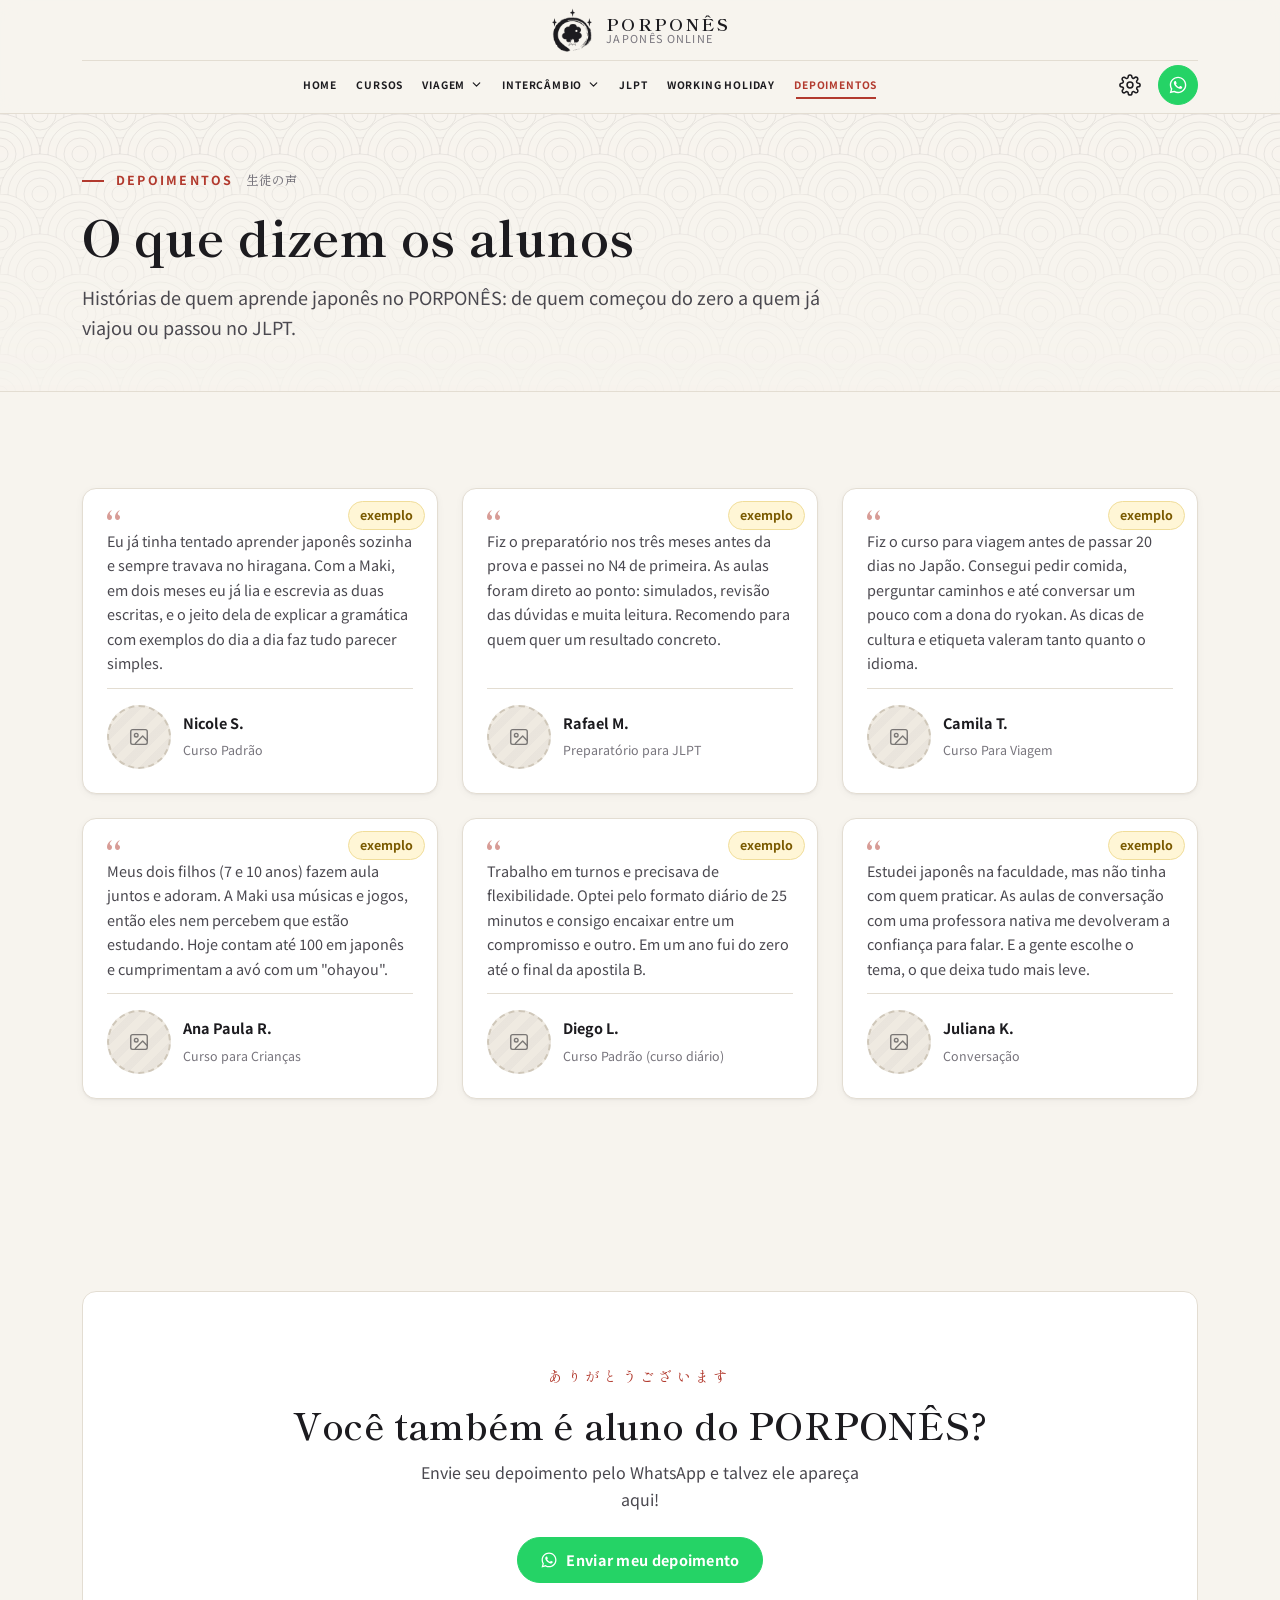
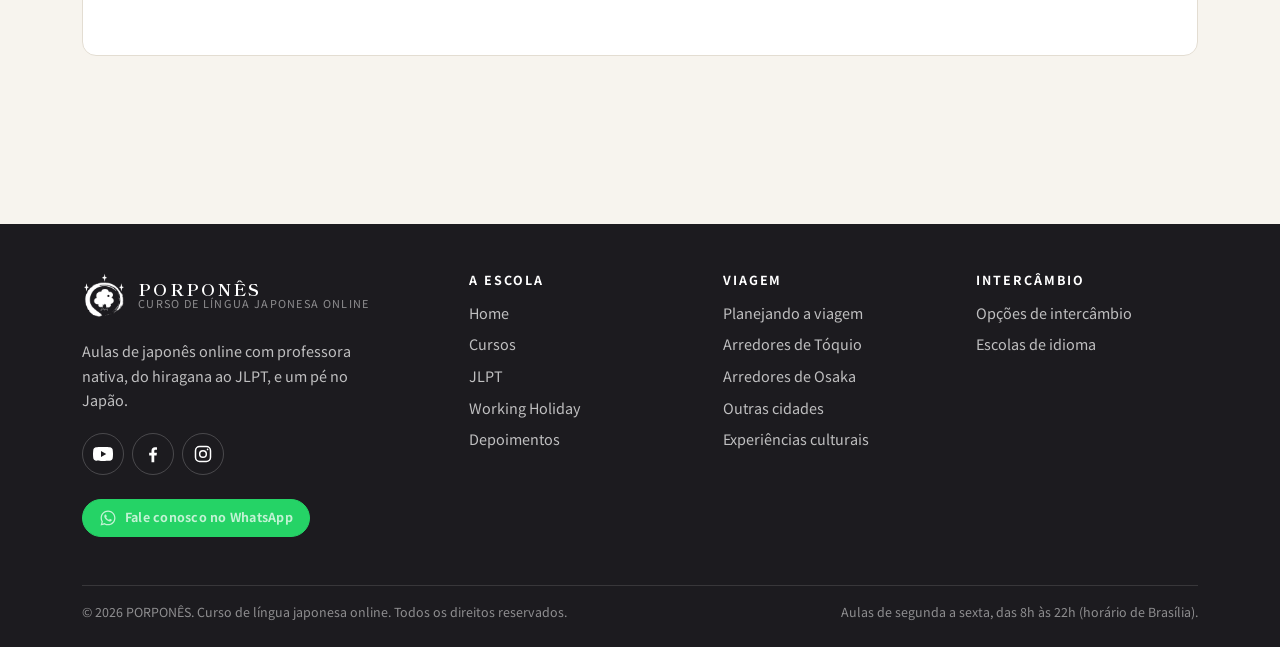
<file: depoimentos.html>
<!DOCTYPE html>
<html lang="pt-BR">
<head>
  <meta charset="UTF-8">
  <meta name="viewport" content="width=device-width, initial-scale=1">
  <title data-i18n>Depoimentos | PORPONÊS</title>
  <meta name="description" content="O que dizem os alunos do PORPONÊS sobre as aulas de japonês online." data-i18n-attr="content">
  <meta name="theme-color" content="#f7f4ee">
  <link rel="icon" href="assets/img/favicon.ico" sizes="16x16 32x32 48x48">
  <link rel="icon" type="image/png" sizes="32x32" href="assets/img/favicon-32.png">
  <link rel="icon" type="image/png" sizes="192x192" href="assets/img/icon-192.png">
  <link rel="apple-touch-icon" sizes="180x180" href="assets/img/apple-touch-icon.png">
  <link rel="preconnect" href="https://fonts.googleapis.com">
  <link rel="preconnect" href="https://fonts.gstatic.com" crossorigin>
  <link href="https://fonts.googleapis.com/css2?family=Noto+Sans+JP:wght@400;500;700&family=Shippori+Mincho:wght@500;600;700&display=swap" rel="stylesheet">
  <link rel="stylesheet" href="assets/css/style.css">
  <script>
    /* Aplica tema e idioma salvos antes da primeira pintura (evita "piscar").
       Preferências: localStorage "porpones-theme" (light/dark) e "porpones-lang" (pt/en/ja). */
    (function () {
      var d = document.documentElement;
      d.classList.add("js");
      try {
        var t = localStorage.getItem("porpones-theme");
        if (t !== "dark" && t !== "light") {
          t = window.matchMedia && matchMedia("(prefers-color-scheme: dark)").matches ? "dark" : "light";
        }
        d.setAttribute("data-theme", t);
        var l = localStorage.getItem("porpones-lang");
        var q = /[?&]lang=(pt|en|ja)\b/.exec(location.search);
        if (q) l = q[1];
        if (l === "en" || l === "ja") {
          d.setAttribute("lang", l);
          d.classList.add("i18n-pending");
          setTimeout(function () { d.classList.remove("i18n-pending"); }, 1500);
        }
      } catch (e) {
        d.setAttribute("data-theme", "light");
      }
    })();
  </script>
</head>
<body>
<a class="skip-link" href="#conteudo" data-i18n>Ir para o conteúdo</a>

<header class="site-header">
  <div class="container site-header__inner">
    <a class="brand" href="index.html" aria-label="PORPONÊS, página inicial" data-i18n-attr="aria-label">
      <img class="brand__logo" src="assets/img/logo.png" alt="PORPONÊS" width="44" height="44" data-logo data-logo-dark="assets/img/logo-white.png">
      <span class="brand__text">
        <span class="brand__name">PORPONÊS</span>
        <span class="brand__tagline" data-i18n>Japonês online</span>
      </span>
    </a>

    <nav class="nav" id="site-nav" aria-label="Navegação principal" data-i18n-attr="aria-label">
      <div class="nav__head">
        <span class="nav__title" data-i18n>Menu</span>
        <button class="icon-btn nav__close" type="button" aria-label="Fechar menu" data-i18n-attr="aria-label"><svg viewBox="0 0 24 24" fill="none" stroke="currentColor" stroke-width="1.8" stroke-linecap="round" stroke-linejoin="round" aria-hidden="true" focusable="false"><path d="M6 6l12 12M18 6L6 18"/></svg></button>
      </div>
      <ul class="nav__list">
        <li class="nav__item"><a class="nav__link" href="index.html" data-i18n>Home</a></li>
        <li class="nav__item"><a class="nav__link" href="cursos.html" data-i18n>Cursos</a></li>
        <li class="nav__item nav__item--has-sub">
          <button class="nav__sub-toggle" type="button" aria-expanded="false" aria-controls="sub-viagem">
            <span data-i18n>Viagem</span><svg viewBox="0 0 24 24" fill="none" stroke="currentColor" stroke-width="2.2" stroke-linecap="round" stroke-linejoin="round" aria-hidden="true" focusable="false"><path d="M6 9l6 6 6-6"/></svg>
          </button>
          <div class="nav__sub-wrap">
            <ul class="nav__sub" id="sub-viagem">
              <li><a class="nav__sub-link" href="viagem.html" data-i18n>Visão geral</a></li>
              <li><a class="nav__sub-link" href="viagem-tokyo.html" data-i18n>Arredores de Tóquio</a></li>
              <li><a class="nav__sub-link" href="viagem-osaka.html" data-i18n>Arredores de Osaka</a></li>
              <li><a class="nav__sub-link" href="viagem-outras-cidades.html" data-i18n>Outras cidades</a></li>
              <li><a class="nav__sub-link" href="viagem-experiencias.html" data-i18n>Experiências culturais</a></li>
            </ul>
          </div>
        </li>
        <li class="nav__item nav__item--has-sub">
          <button class="nav__sub-toggle" type="button" aria-expanded="false" aria-controls="sub-intercambio">
            <span data-i18n>Intercâmbio</span><svg viewBox="0 0 24 24" fill="none" stroke="currentColor" stroke-width="2.2" stroke-linecap="round" stroke-linejoin="round" aria-hidden="true" focusable="false"><path d="M6 9l6 6 6-6"/></svg>
          </button>
          <div class="nav__sub-wrap">
            <ul class="nav__sub" id="sub-intercambio">
              <li><a class="nav__sub-link" href="intercambio.html" data-i18n>Visão geral</a></li>
              <li><a class="nav__sub-link" href="escola-de-idioma.html" data-i18n>Escolas de idioma</a></li>
            </ul>
          </div>
        </li>
        <li class="nav__item"><a class="nav__link" href="jlpt.html" data-i18n>JLPT</a></li>
        <li class="nav__item"><a class="nav__link" href="working-holiday.html" data-i18n>Working Holiday</a></li>
        <li class="nav__item"><a class="nav__link is-active" href="depoimentos.html" aria-current="page" data-i18n>Depoimentos</a></li>
      </ul>
      <div class="nav__cta">
        <a class="btn btn--whatsapp" href="#" data-whatsapp-link><svg viewBox="0 0 24 24" fill="currentColor" aria-hidden="true" focusable="false"><path d="M12.04 2C6.58 2 2.13 6.45 2.13 11.91c0 1.75.46 3.45 1.32 4.95L2.05 22l5.25-1.38c1.45.79 3.08 1.21 4.74 1.21 5.46 0 9.91-4.45 9.91-9.91S17.5 2 12.04 2zm0 18.15c-1.48 0-2.93-.4-4.2-1.15l-.3-.18-3.12.82.83-3.04-.2-.31a8.2 8.2 0 0 1-1.26-4.38c0-4.54 3.7-8.24 8.24-8.24 4.54 0 8.24 3.7 8.24 8.24s-3.69 8.24-8.23 8.24zm4.52-6.16c-.25-.12-1.47-.72-1.69-.81-.23-.08-.39-.12-.56.12-.17.25-.64.81-.78.97-.14.17-.29.19-.54.06-.25-.12-1.05-.39-1.99-1.23-.74-.66-1.23-1.47-1.38-1.72-.14-.25-.02-.38.11-.51.11-.11.25-.29.37-.43.12-.14.17-.25.25-.41.08-.17.04-.31-.02-.43-.06-.12-.56-1.34-.76-1.84-.2-.48-.41-.42-.56-.43h-.48c-.17 0-.43.06-.66.31-.22.25-.86.85-.86 2.07 0 1.22.89 2.4 1.01 2.56.12.17 1.75 2.67 4.23 3.74.59.26 1.05.41 1.41.52.59.19 1.13.16 1.56.1.48-.07 1.47-.6 1.67-1.18.21-.58.21-1.07.14-1.18-.06-.1-.22-.16-.47-.28z"/></svg><span data-i18n>Fale conosco</span></a>
      </div>
    </nav>

    <div class="header-tools">
      <div class="settings">
        <button class="icon-btn settings__btn" type="button" aria-haspopup="true" aria-expanded="false" aria-controls="settings-menu" aria-label="Configurações" data-i18n-attr="aria-label">
          <svg viewBox="0 0 24 24" fill="none" stroke="currentColor" stroke-width="1.7" stroke-linecap="round" stroke-linejoin="round" aria-hidden="true" focusable="false"><circle cx="12" cy="12" r="3.2"/><path d="M19.4 15a1.7 1.7 0 0 0 .3 1.8l.1.1a2 2 0 1 1-2.8 2.8l-.1-.1a1.7 1.7 0 0 0-1.8-.3 1.7 1.7 0 0 0-1 1.5V21a2 2 0 1 1-4 0v-.1a1.7 1.7 0 0 0-1.1-1.5 1.7 1.7 0 0 0-1.8.3l-.1.1a2 2 0 1 1-2.8-2.8l.1-.1a1.7 1.7 0 0 0 .3-1.8 1.7 1.7 0 0 0-1.5-1H3a2 2 0 1 1 0-4h.1a1.7 1.7 0 0 0 1.5-1.1 1.7 1.7 0 0 0-.3-1.8l-.1-.1a2 2 0 1 1 2.8-2.8l.1.1a1.7 1.7 0 0 0 1.8.3H9a1.7 1.7 0 0 0 1-1.5V3a2 2 0 1 1 4 0v.1a1.7 1.7 0 0 0 1 1.5 1.7 1.7 0 0 0 1.8-.3l.1-.1a2 2 0 1 1 2.8 2.8l-.1.1a1.7 1.7 0 0 0-.3 1.8V9a1.7 1.7 0 0 0 1.5 1H21a2 2 0 1 1 0 4h-.1a1.7 1.7 0 0 0-1.5 1z"/></svg>
        </button>
        <div class="settings__menu" id="settings-menu" role="group" aria-label="Configurações" data-i18n-attr="aria-label">
          <span class="settings__title" data-i18n>Configurações</span>
          <div class="settings__row">
            <span class="settings__icon"><svg viewBox="0 0 24 24" fill="none" stroke="currentColor" stroke-width="1.7" stroke-linecap="round" stroke-linejoin="round" aria-hidden="true" focusable="false"><circle cx="12" cy="12" r="9"/><path d="M3 12h18M12 3c2.6 2.6 3.9 5.6 3.9 9s-1.3 6.4-3.9 9c-2.6-2.6-3.9-5.6-3.9-9S9.4 5.6 12 3z"/></svg></span>
            <span class="settings__text"><span class="settings__name" data-i18n>Idioma</span></span>
            <div class="seg" role="radiogroup" aria-label="Idioma" data-i18n-attr="aria-label">
              <button class="seg__btn lang-option" type="button" role="radio" aria-checked="true" data-lang="pt" lang="pt-BR" title="Português">PT</button>
              <button class="seg__btn lang-option" type="button" role="radio" aria-checked="false" data-lang="en" lang="en" title="English">EN</button>
              <button class="seg__btn lang-option" type="button" role="radio" aria-checked="false" data-lang="ja" lang="ja" title="日本語">日本語</button>
            </div>
          </div>
          <button class="settings__row settings__toggle theme-toggle" type="button" aria-pressed="false">
            <span class="settings__icon"><svg viewBox="0 0 24 24" aria-hidden="true" focusable="false"><g class="theme-toggle__sun" fill="none" stroke="currentColor" stroke-width="1.8" stroke-linecap="round"><circle cx="12" cy="12" r="4"/><g class="theme-toggle__rays"><path d="M12 2.5v2M12 19.5v2M2.5 12h2M19.5 12h2M5.3 5.3l1.4 1.4M17.3 17.3l1.4 1.4M5.3 18.7l1.4-1.4M17.3 6.7l1.4-1.4"/></g></g><path class="theme-toggle__moon" fill="currentColor" d="M20.6 14.3A8.6 8.6 0 0 1 9.7 3.4a8.6 8.6 0 1 0 10.9 10.9z"/></svg></span>
            <span class="settings__text"><span class="settings__name" data-i18n>Tema</span><span class="settings__state"><span class="theme-toggle__state theme-toggle__state--light" data-i18n>Claro</span><span class="theme-toggle__state theme-toggle__state--dark" data-i18n>Escuro</span></span></span>
            <span class="switch" aria-hidden="true"></span>
          </button>
          <button class="settings__row settings__toggle sound-toggle" type="button" aria-pressed="true">
            <span class="settings__icon"><svg viewBox="0 0 24 24" fill="none" stroke="currentColor" stroke-width="1.8" stroke-linecap="round" stroke-linejoin="round" aria-hidden="true" focusable="false"><path d="M4 9.5v5h3.4l4.6 4v-13l-4.6 4z"/><path class="sound-toggle__wave" d="M15.5 9.6a3.4 3.4 0 0 1 0 4.8"/><path class="sound-toggle__wave" d="M18.2 7a7.2 7.2 0 0 1 0 10"/><path class="sound-toggle__slash" d="M4 4l16 16"/></svg></span>
            <span class="settings__text"><span class="settings__name" data-i18n>Sons da interface</span><span class="settings__state"><span class="sound-toggle__label sound-toggle__label--on" data-i18n>Ligados</span><span class="sound-toggle__label sound-toggle__label--off" data-i18n>Desligados</span></span></span>
            <span class="switch" aria-hidden="true"></span>
          </button>
        </div>
      </div>
      <a class="btn btn--whatsapp btn--sm header-cta" href="#" data-whatsapp-link><svg viewBox="0 0 24 24" fill="currentColor" aria-hidden="true" focusable="false"><path d="M12.04 2C6.58 2 2.13 6.45 2.13 11.91c0 1.75.46 3.45 1.32 4.95L2.05 22l5.25-1.38c1.45.79 3.08 1.21 4.74 1.21 5.46 0 9.91-4.45 9.91-9.91S17.5 2 12.04 2zm0 18.15c-1.48 0-2.93-.4-4.2-1.15l-.3-.18-3.12.82.83-3.04-.2-.31a8.2 8.2 0 0 1-1.26-4.38c0-4.54 3.7-8.24 8.24-8.24 4.54 0 8.24 3.7 8.24 8.24s-3.69 8.24-8.23 8.24zm4.52-6.16c-.25-.12-1.47-.72-1.69-.81-.23-.08-.39-.12-.56.12-.17.25-.64.81-.78.97-.14.17-.29.19-.54.06-.25-.12-1.05-.39-1.99-1.23-.74-.66-1.23-1.47-1.38-1.72-.14-.25-.02-.38.11-.51.11-.11.25-.29.37-.43.12-.14.17-.25.25-.41.08-.17.04-.31-.02-.43-.06-.12-.56-1.34-.76-1.84-.2-.48-.41-.42-.56-.43h-.48c-.17 0-.43.06-.66.31-.22.25-.86.85-.86 2.07 0 1.22.89 2.4 1.01 2.56.12.17 1.75 2.67 4.23 3.74.59.26 1.05.41 1.41.52.59.19 1.13.16 1.56.1.48-.07 1.47-.6 1.67-1.18.21-.58.21-1.07.14-1.18-.06-.1-.22-.16-.47-.28z"/></svg><span data-i18n>Fale conosco</span></a>
      <button class="icon-btn nav-toggle" type="button" aria-expanded="false" aria-controls="site-nav" aria-label="Abrir menu" data-i18n-attr="aria-label">
        <span class="icon-menu"><svg viewBox="0 0 24 24" fill="none" stroke="currentColor" stroke-width="1.8" stroke-linecap="round" stroke-linejoin="round" aria-hidden="true" focusable="false"><path d="M4 7h16M4 12h16M4 17h16"/></svg></span>
        <span class="icon-close"><svg viewBox="0 0 24 24" fill="none" stroke="currentColor" stroke-width="1.8" stroke-linecap="round" stroke-linejoin="round" aria-hidden="true" focusable="false"><path d="M6 6l12 12M18 6L6 18"/></svg></span>
      </button>
    </div>
  </div>
</header>

<main id="conteudo">
<section class="page-hero pattern-seigaiha">
  <div class="container">
    <div class="page-hero__inner">
      <p class="eyebrow" data-i18n>Depoimentos <span lang="ja">生徒の声</span></p>
<h1 data-i18n>O que dizem os alunos</h1>
      <p class="lead" data-i18n>Histórias de quem aprende japonês no PORPONÊS: de quem começou do zero a quem já viajou ou passou no JLPT.</p>

    </div>
  </div>
</section>

<section class="section">
  <div class="container">
    <!-- ===================================================================
  ATENÇÃO: os depoimentos abaixo são PLACEHOLDERS de exemplo,
  escritos para fins de demonstração de layout.
  Substituir pelos depoimentos reais de alunos antes de publicar o site.
  (Remova também o selo visual "exemplo", classe .badge--dev, de cada card.)
=================================================================== -->
    <div class="grid grid--3">
<article class="card testimonial">
  <span class="badge badge--dev" title="Depoimento de exemplo: substituir pelo real" data-i18n data-i18n-attr="title">exemplo</span>
  <blockquote class="testimonial__quote"><p data-i18n>Eu já tinha tentado aprender japonês sozinha e sempre travava no hiragana. Com a Maki, em dois meses eu já lia e escrevia as duas escritas, e o jeito dela de explicar a gramática com exemplos do dia a dia faz tudo parecer simples.</p></blockquote>
  <div class="testimonial__author">
    <div class="img-placeholder img-placeholder--avatar" style="aspect-ratio: 1/1;" title="Foto de Nicole S. (avatar 1:1, mín. 200×200px)" role="img" aria-label="Foto de Nicole S. (avatar 1:1, mín. 200×200px)" data-i18n-attr="aria-label title">
  <span class="img-placeholder__label" data-i18n>Foto de Nicole S. (avatar 1:1, mín. 200×200px)</span>
</div>
    <div>
      <span class="testimonial__name">Nicole S.</span>
      <span class="testimonial__tag" data-i18n>Curso Padrão</span>
    </div>
  </div>
</article>
<article class="card testimonial">
  <span class="badge badge--dev" title="Depoimento de exemplo: substituir pelo real" data-i18n data-i18n-attr="title">exemplo</span>
  <blockquote class="testimonial__quote"><p data-i18n>Fiz o preparatório nos três meses antes da prova e passei no N4 de primeira. As aulas foram direto ao ponto: simulados, revisão das dúvidas e muita leitura. Recomendo para quem quer um resultado concreto.</p></blockquote>
  <div class="testimonial__author">
    <div class="img-placeholder img-placeholder--avatar" style="aspect-ratio: 1/1;" title="Foto de Rafael M. (avatar 1:1, mín. 200×200px)" role="img" aria-label="Foto de Rafael M. (avatar 1:1, mín. 200×200px)" data-i18n-attr="aria-label title">
  <span class="img-placeholder__label" data-i18n>Foto de Rafael M. (avatar 1:1, mín. 200×200px)</span>
</div>
    <div>
      <span class="testimonial__name">Rafael M.</span>
      <span class="testimonial__tag" data-i18n>Preparatório para JLPT</span>
    </div>
  </div>
</article>
<article class="card testimonial">
  <span class="badge badge--dev" title="Depoimento de exemplo: substituir pelo real" data-i18n data-i18n-attr="title">exemplo</span>
  <blockquote class="testimonial__quote"><p data-i18n>Fiz o curso para viagem antes de passar 20 dias no Japão. Consegui pedir comida, perguntar caminhos e até conversar um pouco com a dona do ryokan. As dicas de cultura e etiqueta valeram tanto quanto o idioma.</p></blockquote>
  <div class="testimonial__author">
    <div class="img-placeholder img-placeholder--avatar" style="aspect-ratio: 1/1;" title="Foto de Camila T. (avatar 1:1, mín. 200×200px)" role="img" aria-label="Foto de Camila T. (avatar 1:1, mín. 200×200px)" data-i18n-attr="aria-label title">
  <span class="img-placeholder__label" data-i18n>Foto de Camila T. (avatar 1:1, mín. 200×200px)</span>
</div>
    <div>
      <span class="testimonial__name">Camila T.</span>
      <span class="testimonial__tag" data-i18n>Curso Para Viagem</span>
    </div>
  </div>
</article>
<article class="card testimonial">
  <span class="badge badge--dev" title="Depoimento de exemplo: substituir pelo real" data-i18n data-i18n-attr="title">exemplo</span>
  <blockquote class="testimonial__quote"><p data-i18n>Meus dois filhos (7 e 10 anos) fazem aula juntos e adoram. A Maki usa músicas e jogos, então eles nem percebem que estão estudando. Hoje contam até 100 em japonês e cumprimentam a avó com um "ohayou".</p></blockquote>
  <div class="testimonial__author">
    <div class="img-placeholder img-placeholder--avatar" style="aspect-ratio: 1/1;" title="Foto de Ana Paula R. (avatar 1:1, mín. 200×200px)" role="img" aria-label="Foto de Ana Paula R. (avatar 1:1, mín. 200×200px)" data-i18n-attr="aria-label title">
  <span class="img-placeholder__label" data-i18n>Foto de Ana Paula R. (avatar 1:1, mín. 200×200px)</span>
</div>
    <div>
      <span class="testimonial__name">Ana Paula R.</span>
      <span class="testimonial__tag" data-i18n>Curso para Crianças</span>
    </div>
  </div>
</article>
<article class="card testimonial">
  <span class="badge badge--dev" title="Depoimento de exemplo: substituir pelo real" data-i18n data-i18n-attr="title">exemplo</span>
  <blockquote class="testimonial__quote"><p data-i18n>Trabalho em turnos e precisava de flexibilidade. Optei pelo formato diário de 25 minutos e consigo encaixar entre um compromisso e outro. Em um ano fui do zero até o final da apostila B.</p></blockquote>
  <div class="testimonial__author">
    <div class="img-placeholder img-placeholder--avatar" style="aspect-ratio: 1/1;" title="Foto de Diego L. (avatar 1:1, mín. 200×200px)" role="img" aria-label="Foto de Diego L. (avatar 1:1, mín. 200×200px)" data-i18n-attr="aria-label title">
  <span class="img-placeholder__label" data-i18n>Foto de Diego L. (avatar 1:1, mín. 200×200px)</span>
</div>
    <div>
      <span class="testimonial__name">Diego L.</span>
      <span class="testimonial__tag" data-i18n>Curso Padrão (curso diário)</span>
    </div>
  </div>
</article>
<article class="card testimonial">
  <span class="badge badge--dev" title="Depoimento de exemplo: substituir pelo real" data-i18n data-i18n-attr="title">exemplo</span>
  <blockquote class="testimonial__quote"><p data-i18n>Estudei japonês na faculdade, mas não tinha com quem praticar. As aulas de conversação com uma professora nativa me devolveram a confiança para falar. E a gente escolhe o tema, o que deixa tudo mais leve.</p></blockquote>
  <div class="testimonial__author">
    <div class="img-placeholder img-placeholder--avatar" style="aspect-ratio: 1/1;" title="Foto de Juliana K. (avatar 1:1, mín. 200×200px)" role="img" aria-label="Foto de Juliana K. (avatar 1:1, mín. 200×200px)" data-i18n-attr="aria-label title">
  <span class="img-placeholder__label" data-i18n>Foto de Juliana K. (avatar 1:1, mín. 200×200px)</span>
</div>
    <div>
      <span class="testimonial__name">Juliana K.</span>
      <span class="testimonial__tag" data-i18n>Conversação</span>
    </div>
  </div>
</article>
    </div>
  </div>
</section>

<section class="section section--tight">
  <div class="container">
    <div class="cta-block">
      <span class="cta-block__jp" lang="ja">ありがとうございます</span>
      <h2 data-i18n>Você também é aluno do PORPONÊS?</h2>
      <p data-i18n>Envie seu depoimento pelo WhatsApp e talvez ele apareça aqui!</p>
      <div class="btn-group">
        <a class="btn btn--whatsapp" href="#" data-whatsapp-link data-whatsapp-message="Olá! Sou aluno(a) do PORPONÊS e gostaria de enviar meu depoimento para o site." data-i18n-attr="data-whatsapp-message"><svg viewBox="0 0 24 24" fill="currentColor" aria-hidden="true" focusable="false"><path d="M12.04 2C6.58 2 2.13 6.45 2.13 11.91c0 1.75.46 3.45 1.32 4.95L2.05 22l5.25-1.38c1.45.79 3.08 1.21 4.74 1.21 5.46 0 9.91-4.45 9.91-9.91S17.5 2 12.04 2zm0 18.15c-1.48 0-2.93-.4-4.2-1.15l-.3-.18-3.12.82.83-3.04-.2-.31a8.2 8.2 0 0 1-1.26-4.38c0-4.54 3.7-8.24 8.24-8.24 4.54 0 8.24 3.7 8.24 8.24s-3.69 8.24-8.23 8.24zm4.52-6.16c-.25-.12-1.47-.72-1.69-.81-.23-.08-.39-.12-.56.12-.17.25-.64.81-.78.97-.14.17-.29.19-.54.06-.25-.12-1.05-.39-1.99-1.23-.74-.66-1.23-1.47-1.38-1.72-.14-.25-.02-.38.11-.51.11-.11.25-.29.37-.43.12-.14.17-.25.25-.41.08-.17.04-.31-.02-.43-.06-.12-.56-1.34-.76-1.84-.2-.48-.41-.42-.56-.43h-.48c-.17 0-.43.06-.66.31-.22.25-.86.85-.86 2.07 0 1.22.89 2.4 1.01 2.56.12.17 1.75 2.67 4.23 3.74.59.26 1.05.41 1.41.52.59.19 1.13.16 1.56.1.48-.07 1.47-.6 1.67-1.18.21-.58.21-1.07.14-1.18-.06-.1-.22-.16-.47-.28z"/></svg><span data-i18n>Enviar meu depoimento</span></a>
      </div>
    </div>
  </div>
</section>
</main>

<footer class="site-footer">
  <div class="container">
    <div class="site-footer__grid">
      <div>
        <a class="brand" href="index.html" aria-label="PORPONÊS, página inicial" data-i18n-attr="aria-label">
          <img class="brand__logo" src="assets/img/logo-white.png" alt="PORPONÊS" width="44" height="44" data-logo>
          <span class="brand__text">
            <span class="brand__name">PORPONÊS</span>
            <span class="brand__tagline" data-i18n>Curso de língua japonesa online</span>
          </span>
        </a>
        <p class="site-footer__about" data-i18n>Aulas de japonês online com professora nativa, do hiragana ao JLPT, e um pé no Japão.</p>
        <div class="social" style="margin-top:1.25rem">
          <a href="https://www.youtube.com/channel/UCExkZOgnUnITbI4Hg4xWzkQ" target="_blank" rel="noopener noreferrer" aria-label="YouTube"><svg viewBox="0 0 24 24" fill="currentColor" aria-hidden="true" focusable="false"><path d="M23.5 6.2a3 3 0 0 0-2.1-2.1C19.5 3.6 12 3.6 12 3.6s-7.5 0-9.4.5A3 3 0 0 0 .5 6.2 31 31 0 0 0 0 12a31 31 0 0 0 .5 5.8 3 3 0 0 0 2.1 2.1c1.9.5 9.4.5 9.4.5s7.5 0 9.4-.5a3 3 0 0 0 2.1-2.1A31 31 0 0 0 24 12a31 31 0 0 0-.5-5.8zM9.6 15.6V8.4l6.3 3.6-6.3 3.6z"/></svg></a>
          <a href="https://www.facebook.com/maki.sousa.7/" target="_blank" rel="noopener noreferrer" aria-label="Facebook"><svg viewBox="0 0 24 24" fill="currentColor" aria-hidden="true" focusable="false"><path d="M13.5 22v-8.2h2.8l.4-3.2h-3.2V8.5c0-.9.3-1.6 1.6-1.6h1.7V4.1c-.3 0-1.3-.1-2.5-.1-2.5 0-4.1 1.5-4.1 4.2v2.4H7.4v3.2h2.8V22h3.3z"/></svg></a>
          <a href="https://www.instagram.com/porponesmaki/" target="_blank" rel="noopener noreferrer" aria-label="Instagram"><svg viewBox="0 0 24 24" fill="none" stroke="currentColor" stroke-width="1.8" stroke-linecap="round" stroke-linejoin="round" aria-hidden="true" focusable="false"><rect x="3" y="3" width="18" height="18" rx="5"/><circle cx="12" cy="12" r="4"/><circle cx="17.5" cy="6.5" r="1" fill="currentColor" stroke="none"/></svg></a>
        </div>
        <a class="btn btn--whatsapp btn--sm" href="#" data-whatsapp-link><svg viewBox="0 0 24 24" fill="currentColor" aria-hidden="true" focusable="false"><path d="M12.04 2C6.58 2 2.13 6.45 2.13 11.91c0 1.75.46 3.45 1.32 4.95L2.05 22l5.25-1.38c1.45.79 3.08 1.21 4.74 1.21 5.46 0 9.91-4.45 9.91-9.91S17.5 2 12.04 2zm0 18.15c-1.48 0-2.93-.4-4.2-1.15l-.3-.18-3.12.82.83-3.04-.2-.31a8.2 8.2 0 0 1-1.26-4.38c0-4.54 3.7-8.24 8.24-8.24 4.54 0 8.24 3.7 8.24 8.24s-3.69 8.24-8.23 8.24zm4.52-6.16c-.25-.12-1.47-.72-1.69-.81-.23-.08-.39-.12-.56.12-.17.25-.64.81-.78.97-.14.17-.29.19-.54.06-.25-.12-1.05-.39-1.99-1.23-.74-.66-1.23-1.47-1.38-1.72-.14-.25-.02-.38.11-.51.11-.11.25-.29.37-.43.12-.14.17-.25.25-.41.08-.17.04-.31-.02-.43-.06-.12-.56-1.34-.76-1.84-.2-.48-.41-.42-.56-.43h-.48c-.17 0-.43.06-.66.31-.22.25-.86.85-.86 2.07 0 1.22.89 2.4 1.01 2.56.12.17 1.75 2.67 4.23 3.74.59.26 1.05.41 1.41.52.59.19 1.13.16 1.56.1.48-.07 1.47-.6 1.67-1.18.21-.58.21-1.07.14-1.18-.06-.1-.22-.16-.47-.28z"/></svg><span data-i18n>Fale conosco no WhatsApp</span></a>
      </div>

      <div>
        <h2 class="site-footer__title" data-i18n>A escola</h2>
        <ul class="site-footer__links">
          <li><a href="index.html" data-i18n>Home</a></li>
          <li><a href="cursos.html" data-i18n>Cursos</a></li>
          <li><a href="jlpt.html" data-i18n>JLPT</a></li>
          <li><a href="working-holiday.html" data-i18n>Working Holiday</a></li>
          <li><a href="depoimentos.html" data-i18n>Depoimentos</a></li>
        </ul>
      </div>

      <div>
        <h2 class="site-footer__title" data-i18n>Viagem</h2>
        <ul class="site-footer__links">
          <li><a href="viagem.html" data-i18n>Planejando a viagem</a></li>
          <li><a href="viagem-tokyo.html" data-i18n>Arredores de Tóquio</a></li>
          <li><a href="viagem-osaka.html" data-i18n>Arredores de Osaka</a></li>
          <li><a href="viagem-outras-cidades.html" data-i18n>Outras cidades</a></li>
          <li><a href="viagem-experiencias.html" data-i18n>Experiências culturais</a></li>
        </ul>
      </div>

      <div>
        <h2 class="site-footer__title" data-i18n>Intercâmbio</h2>
        <ul class="site-footer__links">
          <li><a href="intercambio.html" data-i18n>Opções de intercâmbio</a></li>
          <li><a href="escola-de-idioma.html" data-i18n>Escolas de idioma</a></li>
        </ul>
      </div>
    </div>

    <div class="site-footer__bottom">
      <span>&copy; <span data-year>2026</span> PORPONÊS. <span data-i18n>Curso de língua japonesa online. Todos os direitos reservados.</span></span>
      <span data-i18n>Aulas de segunda a sexta, das 8h às 22h (horário de Brasília).</span>
    </div>
  </div>
</footer>


<script src="assets/js/translations.js"></script>
<script src="assets/js/main.js"></script>
</body>
</html>
</file>
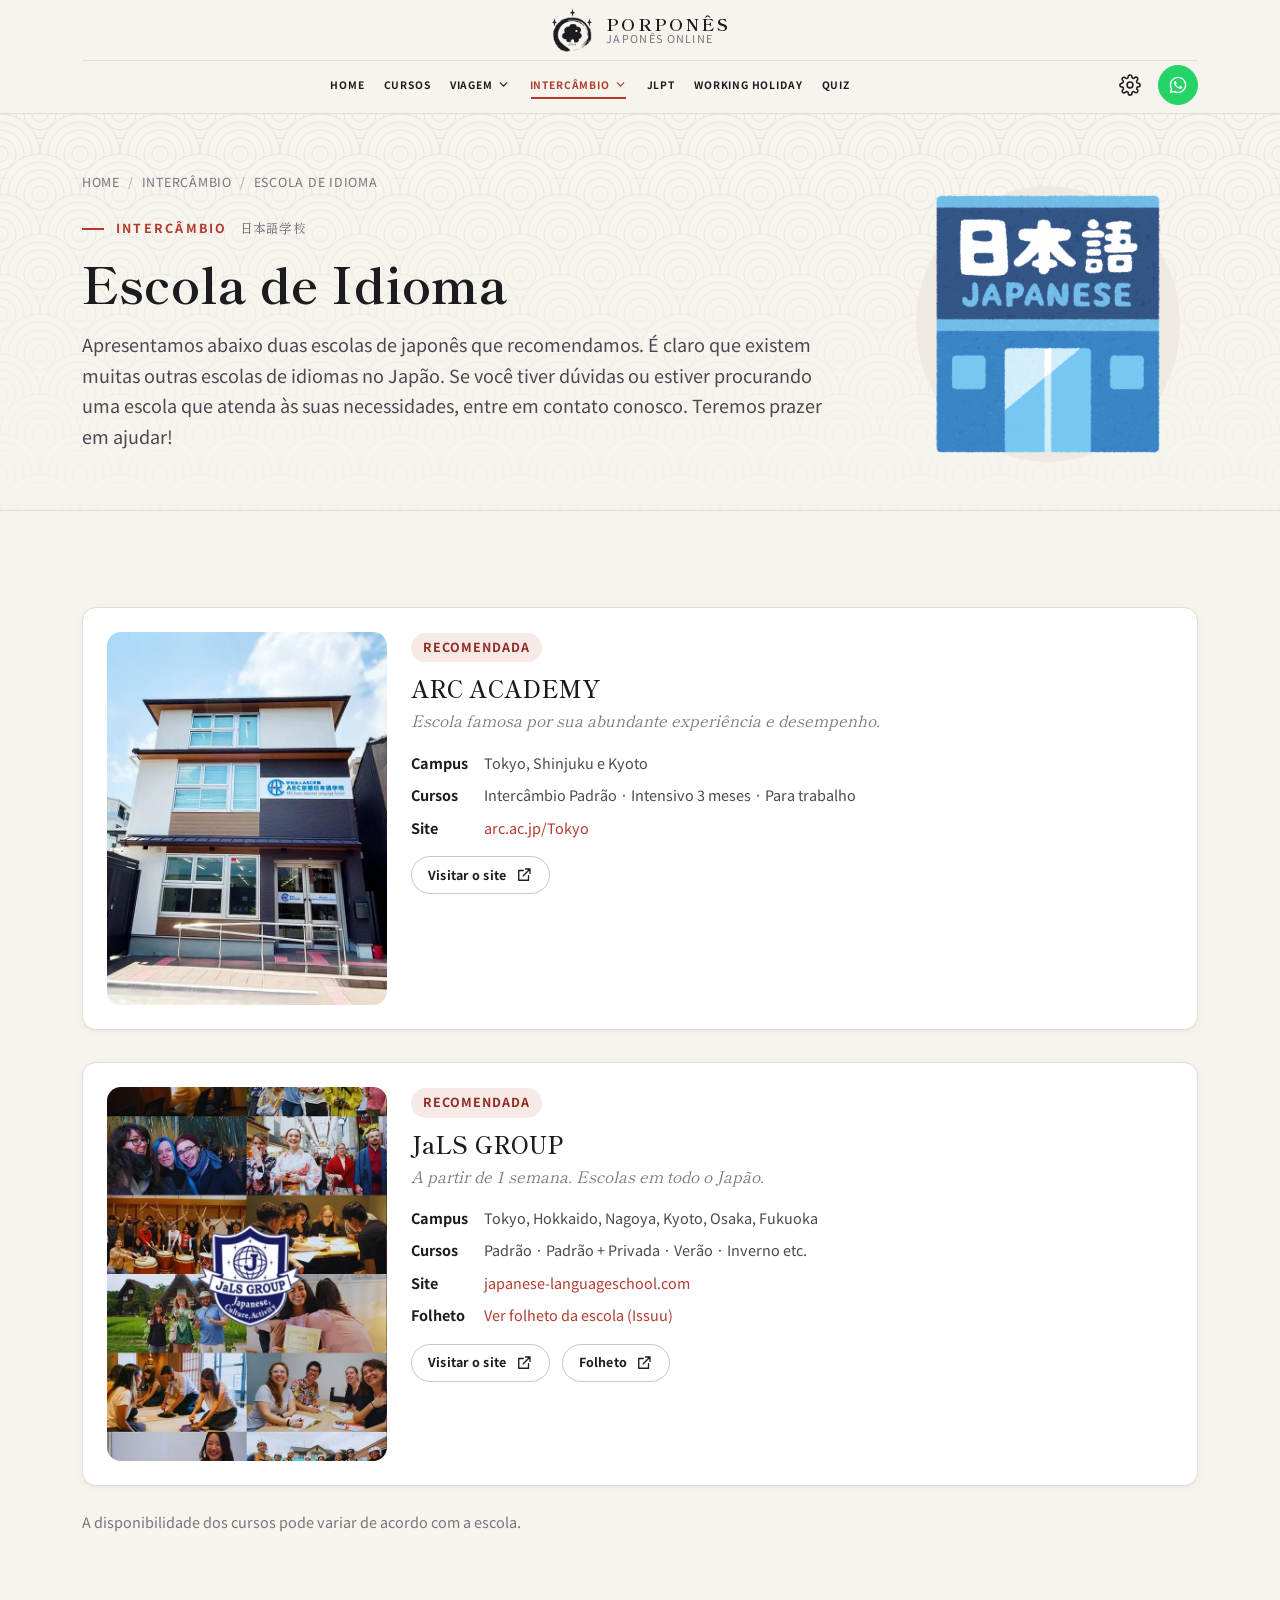
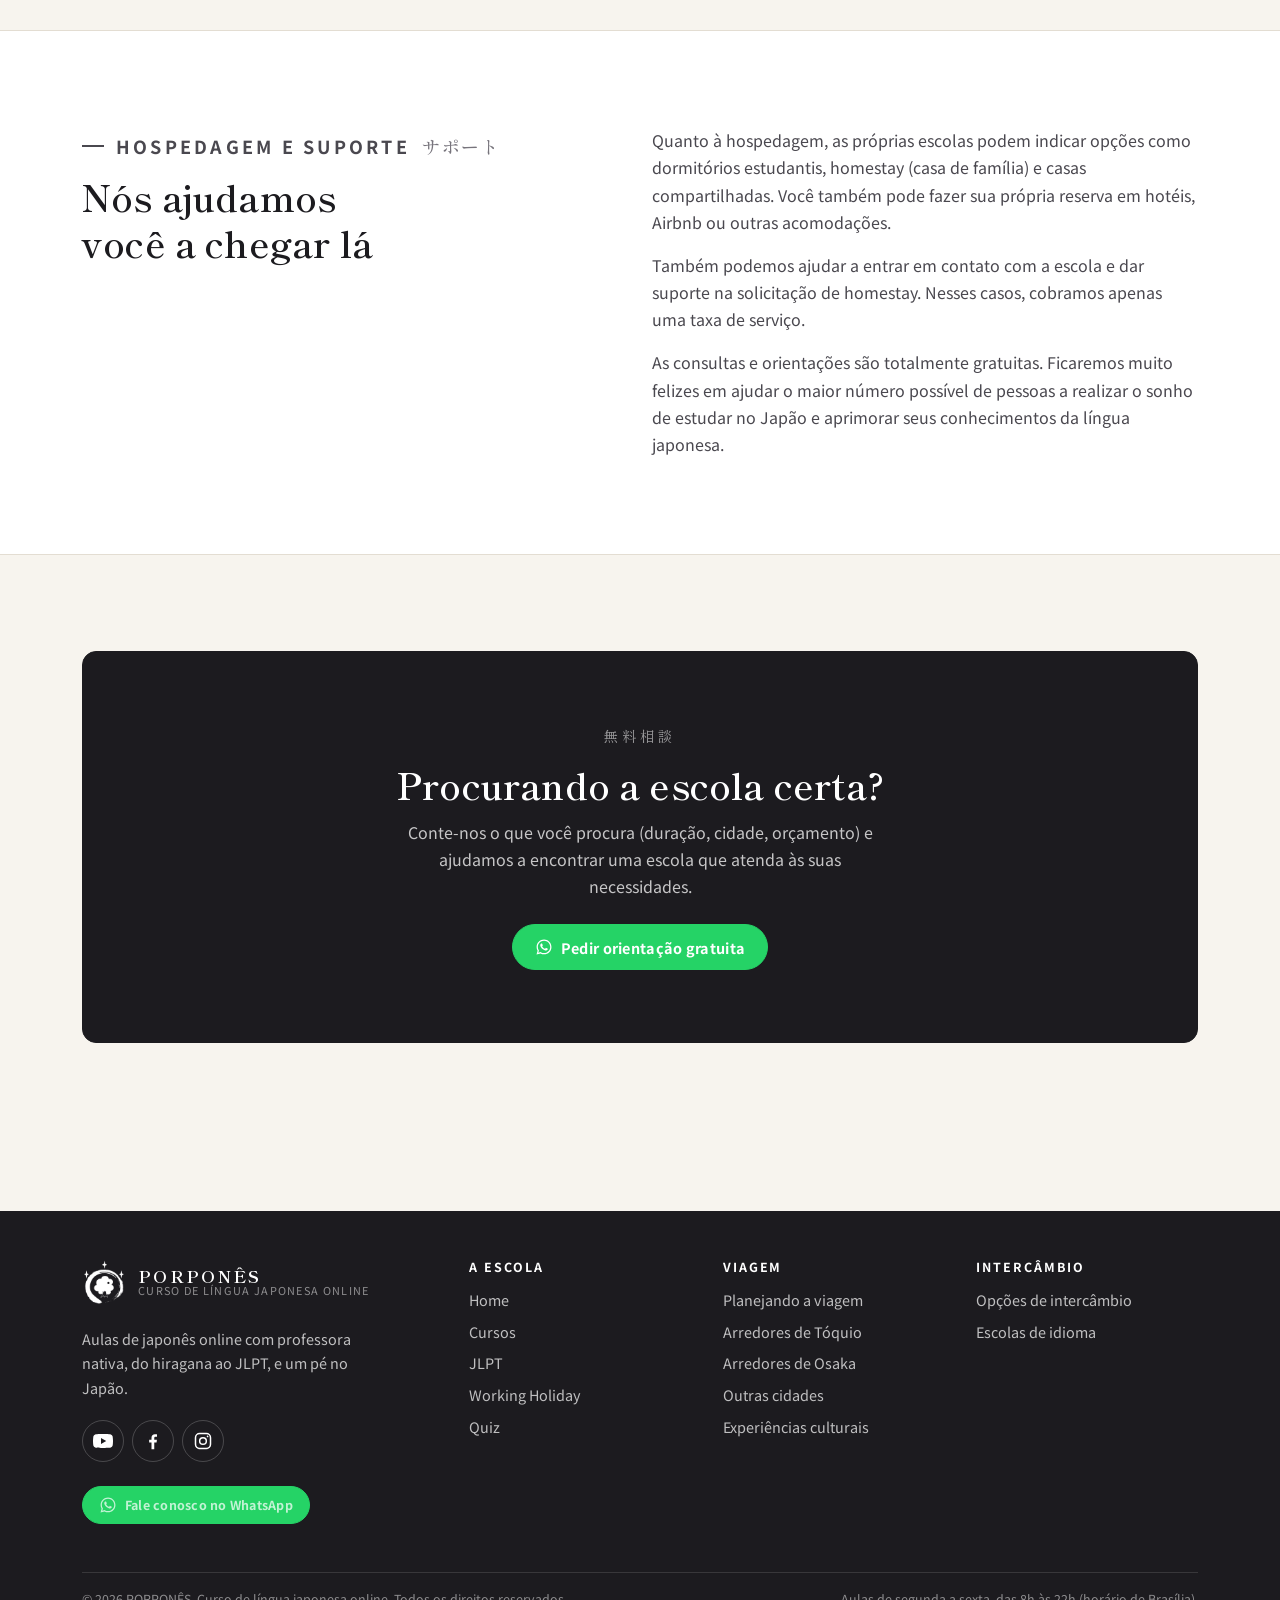
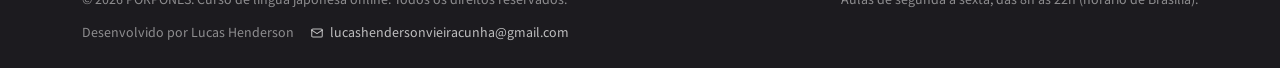
<file: escola-de-idioma.html>
<!DOCTYPE html>
<html lang="pt-BR">
<head>
  <meta charset="UTF-8">
  <meta name="viewport" content="width=device-width, initial-scale=1">
  <title data-i18n>Escolas de idioma no Japão | PORPONÊS</title>
  <meta name="description" content="Escolas de japonês recomendadas pelo PORPONÊS: ARC Academy e JaLS Group. Orientação gratuita." data-i18n-attr="content">
  <meta name="theme-color" content="#f7f4ee">
  <link rel="icon" href="assets/img/favicon.ico" sizes="16x16 32x32 48x48">
  <link rel="icon" type="image/png" sizes="32x32" href="assets/img/favicon-32.png">
  <link rel="icon" type="image/png" sizes="192x192" href="assets/img/icon-192.png">
  <link rel="apple-touch-icon" sizes="180x180" href="assets/img/apple-touch-icon.png">
  <link rel="preconnect" href="https://fonts.googleapis.com">
  <link rel="preconnect" href="https://fonts.gstatic.com" crossorigin>
  <link href="https://fonts.googleapis.com/css2?family=Noto+Sans+JP:wght@400;500;700&family=Shippori+Mincho:wght@500;600;700&display=swap" rel="stylesheet">
  <link rel="stylesheet" href="assets/css/style.css">
  <script>
    /* Aplica tema e idioma salvos antes da primeira pintura (evita "piscar").
       Preferências: localStorage "porpones-theme" (light/dark) e "porpones-lang" (pt/en/ja). */
    (function () {
      var d = document.documentElement;
      d.classList.add("js");
      try {
        var t = localStorage.getItem("porpones-theme");
        if (t !== "dark" && t !== "light") {
          t = window.matchMedia && matchMedia("(prefers-color-scheme: dark)").matches ? "dark" : "light";
        }
        d.setAttribute("data-theme", t);
        var l = localStorage.getItem("porpones-lang");
        var q = /[?&]lang=(pt|en|ja)\b/.exec(location.search);
        if (q) l = q[1];
        if (l === "en" || l === "ja") {
          d.setAttribute("lang", l);
          d.classList.add("i18n-pending");
          setTimeout(function () { d.classList.remove("i18n-pending"); }, 1500);
        }
      } catch (e) {
        d.setAttribute("data-theme", "light");
      }
    })();
  </script>
</head>
<body>
<a class="skip-link" href="#conteudo" data-i18n>Ir para o conteúdo</a>

<header class="site-header">
  <div class="container site-header__inner">
    <a class="brand" href="index.html" aria-label="PORPONÊS, página inicial" data-i18n-attr="aria-label">
      <img class="brand__logo" src="assets/img/logo.png" alt="PORPONÊS" width="44" height="44" data-logo data-logo-dark="assets/img/logo-white.png">
      <span class="brand__text">
        <span class="brand__name">PORPONÊS</span>
        <span class="brand__tagline" data-i18n>Japonês online</span>
      </span>
    </a>

    <nav class="nav" id="site-nav" aria-label="Navegação principal" data-i18n-attr="aria-label">
      <div class="nav__head">
        <span class="nav__title" data-i18n>Menu</span>
        <button class="icon-btn nav__close" type="button" aria-label="Fechar menu" data-i18n-attr="aria-label"><svg viewBox="0 0 24 24" fill="none" stroke="currentColor" stroke-width="1.8" stroke-linecap="round" stroke-linejoin="round" aria-hidden="true" focusable="false"><path d="M6 6l12 12M18 6L6 18"/></svg></button>
      </div>
      <ul class="nav__list">
        <li class="nav__item"><a class="nav__link" href="index.html" data-i18n>Home</a></li>
        <li class="nav__item"><a class="nav__link" href="cursos.html" data-i18n>Cursos</a></li>
        <li class="nav__item nav__item--has-sub">
          <button class="nav__sub-toggle" type="button" aria-expanded="false" aria-controls="sub-viagem">
            <span data-i18n>Viagem</span><svg viewBox="0 0 24 24" fill="none" stroke="currentColor" stroke-width="2.2" stroke-linecap="round" stroke-linejoin="round" aria-hidden="true" focusable="false"><path d="M6 9l6 6 6-6"/></svg>
          </button>
          <div class="nav__sub-wrap">
            <ul class="nav__sub" id="sub-viagem">
              <li><a class="nav__sub-link" href="viagem.html" data-i18n>Visão geral</a></li>
              <li><a class="nav__sub-link" href="viagem-tokyo.html" data-i18n>Arredores de Tóquio</a></li>
              <li><a class="nav__sub-link" href="viagem-osaka.html" data-i18n>Arredores de Osaka</a></li>
              <li><a class="nav__sub-link" href="viagem-outras-cidades.html" data-i18n>Outras cidades</a></li>
              <li><a class="nav__sub-link" href="viagem-experiencias.html" data-i18n>Experiências culturais</a></li>
            </ul>
          </div>
        </li>
        <li class="nav__item nav__item--has-sub">
          <button class="nav__sub-toggle is-active" type="button" aria-expanded="false" aria-controls="sub-intercambio">
            <span data-i18n>Intercâmbio</span><svg viewBox="0 0 24 24" fill="none" stroke="currentColor" stroke-width="2.2" stroke-linecap="round" stroke-linejoin="round" aria-hidden="true" focusable="false"><path d="M6 9l6 6 6-6"/></svg>
          </button>
          <div class="nav__sub-wrap">
            <ul class="nav__sub" id="sub-intercambio">
              <li><a class="nav__sub-link" href="intercambio.html" data-i18n>Visão geral</a></li>
              <li><a class="nav__sub-link is-active" href="escola-de-idioma.html" aria-current="page" data-i18n>Escolas de idioma</a></li>
            </ul>
          </div>
        </li>
        <li class="nav__item"><a class="nav__link" href="jlpt.html" data-i18n>JLPT</a></li>
        <li class="nav__item"><a class="nav__link" href="working-holiday.html" data-i18n>Working Holiday</a></li>
        <li class="nav__item"><a class="nav__link" href="quiz.html" data-i18n>Quiz</a></li>
      </ul>
      <div class="nav__cta">
        <a class="btn btn--whatsapp" href="#" data-whatsapp-link><svg viewBox="0 0 24 24" fill="currentColor" aria-hidden="true" focusable="false"><path d="M12.04 2C6.58 2 2.13 6.45 2.13 11.91c0 1.75.46 3.45 1.32 4.95L2.05 22l5.25-1.38c1.45.79 3.08 1.21 4.74 1.21 5.46 0 9.91-4.45 9.91-9.91S17.5 2 12.04 2zm0 18.15c-1.48 0-2.93-.4-4.2-1.15l-.3-.18-3.12.82.83-3.04-.2-.31a8.2 8.2 0 0 1-1.26-4.38c0-4.54 3.7-8.24 8.24-8.24 4.54 0 8.24 3.7 8.24 8.24s-3.69 8.24-8.23 8.24zm4.52-6.16c-.25-.12-1.47-.72-1.69-.81-.23-.08-.39-.12-.56.12-.17.25-.64.81-.78.97-.14.17-.29.19-.54.06-.25-.12-1.05-.39-1.99-1.23-.74-.66-1.23-1.47-1.38-1.72-.14-.25-.02-.38.11-.51.11-.11.25-.29.37-.43.12-.14.17-.25.25-.41.08-.17.04-.31-.02-.43-.06-.12-.56-1.34-.76-1.84-.2-.48-.41-.42-.56-.43h-.48c-.17 0-.43.06-.66.31-.22.25-.86.85-.86 2.07 0 1.22.89 2.4 1.01 2.56.12.17 1.75 2.67 4.23 3.74.59.26 1.05.41 1.41.52.59.19 1.13.16 1.56.1.48-.07 1.47-.6 1.67-1.18.21-.58.21-1.07.14-1.18-.06-.1-.22-.16-.47-.28z"/></svg><span data-i18n>Fale conosco</span></a>
      </div>
    </nav>

    <div class="header-tools">
      <div class="settings">
        <button class="icon-btn settings__btn" type="button" aria-haspopup="true" aria-expanded="false" aria-controls="settings-menu" aria-label="Configurações" data-i18n-attr="aria-label">
          <svg viewBox="0 0 24 24" fill="none" stroke="currentColor" stroke-width="1.7" stroke-linecap="round" stroke-linejoin="round" aria-hidden="true" focusable="false"><circle cx="12" cy="12" r="3.2"/><path d="M19.4 15a1.7 1.7 0 0 0 .3 1.8l.1.1a2 2 0 1 1-2.8 2.8l-.1-.1a1.7 1.7 0 0 0-1.8-.3 1.7 1.7 0 0 0-1 1.5V21a2 2 0 1 1-4 0v-.1a1.7 1.7 0 0 0-1.1-1.5 1.7 1.7 0 0 0-1.8.3l-.1.1a2 2 0 1 1-2.8-2.8l.1-.1a1.7 1.7 0 0 0 .3-1.8 1.7 1.7 0 0 0-1.5-1H3a2 2 0 1 1 0-4h.1a1.7 1.7 0 0 0 1.5-1.1 1.7 1.7 0 0 0-.3-1.8l-.1-.1a2 2 0 1 1 2.8-2.8l.1.1a1.7 1.7 0 0 0 1.8.3H9a1.7 1.7 0 0 0 1-1.5V3a2 2 0 1 1 4 0v.1a1.7 1.7 0 0 0 1 1.5 1.7 1.7 0 0 0 1.8-.3l.1-.1a2 2 0 1 1 2.8 2.8l-.1.1a1.7 1.7 0 0 0-.3 1.8V9a1.7 1.7 0 0 0 1.5 1H21a2 2 0 1 1 0 4h-.1a1.7 1.7 0 0 0-1.5 1z"/></svg>
        </button>
        <div class="settings__menu" id="settings-menu" role="group" aria-label="Configurações" data-i18n-attr="aria-label">
          <span class="settings__title" data-i18n>Configurações</span>
          <div class="settings__row">
            <span class="settings__icon"><svg viewBox="0 0 24 24" fill="none" stroke="currentColor" stroke-width="1.7" stroke-linecap="round" stroke-linejoin="round" aria-hidden="true" focusable="false"><circle cx="12" cy="12" r="9"/><path d="M3 12h18M12 3c2.6 2.6 3.9 5.6 3.9 9s-1.3 6.4-3.9 9c-2.6-2.6-3.9-5.6-3.9-9S9.4 5.6 12 3z"/></svg></span>
            <span class="settings__text"><span class="settings__name" data-i18n>Idioma</span></span>
            <div class="seg" role="radiogroup" aria-label="Idioma" data-i18n-attr="aria-label">
              <button class="seg__btn lang-option" type="button" role="radio" aria-checked="true" data-lang="pt" lang="pt-BR" title="Português">PT</button>
              <button class="seg__btn lang-option" type="button" role="radio" aria-checked="false" data-lang="en" lang="en" title="English">EN</button>
              <button class="seg__btn lang-option" type="button" role="radio" aria-checked="false" data-lang="ja" lang="ja" title="日本語">日本語</button>
            </div>
          </div>
          <button class="settings__row settings__toggle theme-toggle" type="button" aria-pressed="false">
            <span class="settings__icon"><svg viewBox="0 0 24 24" aria-hidden="true" focusable="false"><g class="theme-toggle__sun" fill="none" stroke="currentColor" stroke-width="1.8" stroke-linecap="round"><circle cx="12" cy="12" r="4"/><g class="theme-toggle__rays"><path d="M12 2.5v2M12 19.5v2M2.5 12h2M19.5 12h2M5.3 5.3l1.4 1.4M17.3 17.3l1.4 1.4M5.3 18.7l1.4-1.4M17.3 6.7l1.4-1.4"/></g></g><path class="theme-toggle__moon" fill="currentColor" d="M20.6 14.3A8.6 8.6 0 0 1 9.7 3.4a8.6 8.6 0 1 0 10.9 10.9z"/></svg></span>
            <span class="settings__text"><span class="settings__name" data-i18n>Tema</span><span class="settings__state"><span class="theme-toggle__state theme-toggle__state--light" data-i18n>Claro</span><span class="theme-toggle__state theme-toggle__state--dark" data-i18n>Escuro</span></span></span>
            <span class="switch" aria-hidden="true"></span>
          </button>
          <button class="settings__row settings__toggle sound-toggle" type="button" aria-pressed="true">
            <span class="settings__icon"><svg viewBox="0 0 24 24" fill="none" stroke="currentColor" stroke-width="1.8" stroke-linecap="round" stroke-linejoin="round" aria-hidden="true" focusable="false"><path d="M4 9.5v5h3.4l4.6 4v-13l-4.6 4z"/><path class="sound-toggle__wave" d="M15.5 9.6a3.4 3.4 0 0 1 0 4.8"/><path class="sound-toggle__wave" d="M18.2 7a7.2 7.2 0 0 1 0 10"/><path class="sound-toggle__slash" d="M4 4l16 16"/></svg></span>
            <span class="settings__text"><span class="settings__name" data-i18n>Sons da interface</span><span class="settings__state"><span class="sound-toggle__label sound-toggle__label--on" data-i18n>Ligados</span><span class="sound-toggle__label sound-toggle__label--off" data-i18n>Desligados</span></span></span>
            <span class="switch" aria-hidden="true"></span>
          </button>
        </div>
      </div>
      <a class="btn btn--whatsapp btn--sm header-cta" href="#" data-whatsapp-link><svg viewBox="0 0 24 24" fill="currentColor" aria-hidden="true" focusable="false"><path d="M12.04 2C6.58 2 2.13 6.45 2.13 11.91c0 1.75.46 3.45 1.32 4.95L2.05 22l5.25-1.38c1.45.79 3.08 1.21 4.74 1.21 5.46 0 9.91-4.45 9.91-9.91S17.5 2 12.04 2zm0 18.15c-1.48 0-2.93-.4-4.2-1.15l-.3-.18-3.12.82.83-3.04-.2-.31a8.2 8.2 0 0 1-1.26-4.38c0-4.54 3.7-8.24 8.24-8.24 4.54 0 8.24 3.7 8.24 8.24s-3.69 8.24-8.23 8.24zm4.52-6.16c-.25-.12-1.47-.72-1.69-.81-.23-.08-.39-.12-.56.12-.17.25-.64.81-.78.97-.14.17-.29.19-.54.06-.25-.12-1.05-.39-1.99-1.23-.74-.66-1.23-1.47-1.38-1.72-.14-.25-.02-.38.11-.51.11-.11.25-.29.37-.43.12-.14.17-.25.25-.41.08-.17.04-.31-.02-.43-.06-.12-.56-1.34-.76-1.84-.2-.48-.41-.42-.56-.43h-.48c-.17 0-.43.06-.66.31-.22.25-.86.85-.86 2.07 0 1.22.89 2.4 1.01 2.56.12.17 1.75 2.67 4.23 3.74.59.26 1.05.41 1.41.52.59.19 1.13.16 1.56.1.48-.07 1.47-.6 1.67-1.18.21-.58.21-1.07.14-1.18-.06-.1-.22-.16-.47-.28z"/></svg><span data-i18n>Fale conosco</span></a>
      <button class="icon-btn nav-toggle" type="button" aria-expanded="false" aria-controls="site-nav" aria-label="Abrir menu" data-i18n-attr="aria-label">
        <span class="icon-menu"><svg viewBox="0 0 24 24" fill="none" stroke="currentColor" stroke-width="1.8" stroke-linecap="round" stroke-linejoin="round" aria-hidden="true" focusable="false"><path d="M4 7h16M4 12h16M4 17h16"/></svg></span>
        <span class="icon-close"><svg viewBox="0 0 24 24" fill="none" stroke="currentColor" stroke-width="1.8" stroke-linecap="round" stroke-linejoin="round" aria-hidden="true" focusable="false"><path d="M6 6l12 12M18 6L6 18"/></svg></span>
      </button>
    </div>
  </div>
</header>

<main id="conteudo">
<section class="page-hero pattern-seigaiha">
  <div class="container">
    <div class="page-hero__grid">
      <div class="page-hero__inner">
        <nav class="breadcrumb" aria-label="Você está em" data-i18n-attr="aria-label"><a href="index.html" data-i18n>Home</a><span aria-hidden="true">/</span><a href="intercambio.html" data-i18n>Intercâmbio</a><span aria-hidden="true">/</span><span data-i18n>Escola de idioma</span></nav>
  <p class="eyebrow" data-i18n>Intercâmbio <span lang="ja">日本語学校</span></p>
  <h1 data-i18n>Escola de Idioma</h1>
        <p class="lead" data-i18n>Apresentamos abaixo duas escolas de japonês que recomendamos. É claro que existem muitas outras escolas de idiomas no Japão. Se você tiver dúvidas ou estiver procurando uma escola que atenda às suas necessidades, entre em contato conosco. Teremos prazer em ajudar!</p>
  
      </div>
      <div class="page-hero__figure figure figure--paper">
        <img class="illus" src="assets/img/illus/escola-hero.png" alt="" width="658" height="720" decoding="async">
      </div>
    </div>
  </div>
</section>

<section class="section">
  <div class="container">
    <div class="stack" style="--gap:2rem">

      <article class="card card--flat school" id="arc-academy">
        <img class="img-real school__img" src="assets/img/intercambio/arc-academy.webp" alt="Fachada da ARC Kyoto, escola da ARC Academy" width="600" height="800" loading="lazy" decoding="async" data-i18n-attr="alt">
        <div class="school__body">
          <span class="badge badge--accent" style="margin-bottom:.75rem" data-i18n>Recomendada</span>
          <h3 data-i18n>ARC ACADEMY</h3>
          <p class="school__slogan" data-i18n>Escola famosa por sua abundante experiência e desempenho.</p>
          <dl>
            <dt data-i18n>Campus</dt><dd data-i18n>Tokyo, Shinjuku e Kyoto</dd>
            <dt data-i18n>Cursos</dt><dd data-i18n>Intercâmbio Padrão · Intensivo 3 meses · Para trabalho</dd>
            <dt data-i18n>Site</dt><dd><a href="https://arc.ac.jp/Tokyo/" target="_blank" rel="noopener noreferrer">arc.ac.jp/Tokyo</a></dd>
          </dl>
          <a class="btn btn--ghost btn--sm" href="https://arc.ac.jp/Tokyo/" target="_blank" rel="noopener noreferrer"><span data-i18n>Visitar o site</span> <svg viewBox="0 0 24 24" fill="none" stroke="currentColor" stroke-width="1.8" stroke-linecap="round" stroke-linejoin="round" aria-hidden="true" focusable="false"><path d="M14 4h6v6M20 4l-9 9"/><path d="M18 13v6H5V6h6"/></svg></a>
        </div>
      </article>

      <article class="card card--flat school" id="jals-group" style="margin-top:2rem">
        <img class="img-real school__img" src="assets/img/intercambio/jals-group.webp" alt="Colagem de fotos de estudantes internacionais da JaLS Group" width="600" height="800" loading="lazy" decoding="async" data-i18n-attr="alt">
        <div class="school__body">
          <span class="badge badge--accent" style="margin-bottom:.75rem" data-i18n>Recomendada</span>
          <h3 data-i18n>JaLS GROUP</h3>
          <p class="school__slogan" data-i18n>A partir de 1 semana. Escolas em todo o Japão.</p>
          <dl>
            <dt data-i18n>Campus</dt><dd data-i18n>Tokyo, Hokkaido, Nagoya, Kyoto, Osaka, Fukuoka</dd>
            <dt data-i18n>Cursos</dt><dd data-i18n>Padrão · Padrão + Privada · Verão · Inverno etc.</dd>
            <dt data-i18n>Site</dt><dd><a href="https://japanese-languageschool.com/ja/" target="_blank" rel="noopener noreferrer">japanese-languageschool.com</a></dd>
            <dt data-i18n>Folheto</dt><dd><a href="https://issuu.com/co-and-co/docs/jals_school_brochure?fr=sMmNmZDc5MTY5NDk" target="_blank" rel="noopener noreferrer" data-i18n>Ver folheto da escola (Issuu)</a></dd>
          </dl>
          <div class="btn-group">
            <a class="btn btn--ghost btn--sm" href="https://japanese-languageschool.com/ja/" target="_blank" rel="noopener noreferrer"><span data-i18n>Visitar o site</span> <svg viewBox="0 0 24 24" fill="none" stroke="currentColor" stroke-width="1.8" stroke-linecap="round" stroke-linejoin="round" aria-hidden="true" focusable="false"><path d="M14 4h6v6M20 4l-9 9"/><path d="M18 13v6H5V6h6"/></svg></a>
            <a class="btn btn--ghost btn--sm" href="https://issuu.com/co-and-co/docs/jals_school_brochure?fr=sMmNmZDc5MTY5NDk" target="_blank" rel="noopener noreferrer"><span data-i18n>Folheto</span> <svg viewBox="0 0 24 24" fill="none" stroke="currentColor" stroke-width="1.8" stroke-linecap="round" stroke-linejoin="round" aria-hidden="true" focusable="false"><path d="M14 4h6v6M20 4l-9 9"/><path d="M18 13v6H5V6h6"/></svg></a>
          </div>
        </div>
      </article>

    </div>
    <p class="text-small text-muted" style="margin-top:1.5rem" data-i18n>A disponibilidade dos cursos pode variar de acordo com a escola.</p>
  </div>
</section>

<section class="section section--white section--bordered">
  <div class="container">
    <div class="grid grid--2" style="align-items:start">
      <div class="section__head" style="margin-bottom:0">
        <p class="eyebrow" data-i18n>Hospedagem e suporte <span lang="ja">サポート</span></p>
        <h2 data-i18n>Nós ajudamos você a chegar lá</h2>
      </div>
      <div class="prose">
        <p data-i18n>Quanto à hospedagem, as próprias escolas podem indicar opções como dormitórios estudantis, homestay (casa de família) e casas compartilhadas. Você também pode fazer sua própria reserva em hotéis, Airbnb ou outras acomodações.</p>
        <p data-i18n>Também podemos ajudar a entrar em contato com a escola e dar suporte na solicitação de homestay. Nesses casos, cobramos apenas uma taxa de serviço.</p>
        <p data-i18n>As consultas e orientações são totalmente gratuitas. Ficaremos muito felizes em ajudar o maior número possível de pessoas a realizar o sonho de estudar no Japão e aprimorar seus conhecimentos da língua japonesa.</p>
      </div>
    </div>
  </div>
</section>

<section class="section section--tight">
  <div class="container">
    <div class="cta-block cta-block--ink">
      <span class="cta-block__jp" lang="ja">無料相談</span>
      <h2 data-i18n>Procurando a escola certa?</h2>
      <p data-i18n>Conte-nos o que você procura (duração, cidade, orçamento) e ajudamos a encontrar uma escola que atenda às suas necessidades.</p>
      <div class="btn-group">
        <a class="btn btn--whatsapp" href="#" data-whatsapp-link data-whatsapp-message="Olá! Vim pelo site do PORPONÊS e gostaria de orientação sobre escolas de idioma no Japão." data-i18n-attr="data-whatsapp-message"><svg viewBox="0 0 24 24" fill="currentColor" aria-hidden="true" focusable="false"><path d="M12.04 2C6.58 2 2.13 6.45 2.13 11.91c0 1.75.46 3.45 1.32 4.95L2.05 22l5.25-1.38c1.45.79 3.08 1.21 4.74 1.21 5.46 0 9.91-4.45 9.91-9.91S17.5 2 12.04 2zm0 18.15c-1.48 0-2.93-.4-4.2-1.15l-.3-.18-3.12.82.83-3.04-.2-.31a8.2 8.2 0 0 1-1.26-4.38c0-4.54 3.7-8.24 8.24-8.24 4.54 0 8.24 3.7 8.24 8.24s-3.69 8.24-8.23 8.24zm4.52-6.16c-.25-.12-1.47-.72-1.69-.81-.23-.08-.39-.12-.56.12-.17.25-.64.81-.78.97-.14.17-.29.19-.54.06-.25-.12-1.05-.39-1.99-1.23-.74-.66-1.23-1.47-1.38-1.72-.14-.25-.02-.38.11-.51.11-.11.25-.29.37-.43.12-.14.17-.25.25-.41.08-.17.04-.31-.02-.43-.06-.12-.56-1.34-.76-1.84-.2-.48-.41-.42-.56-.43h-.48c-.17 0-.43.06-.66.31-.22.25-.86.85-.86 2.07 0 1.22.89 2.4 1.01 2.56.12.17 1.75 2.67 4.23 3.74.59.26 1.05.41 1.41.52.59.19 1.13.16 1.56.1.48-.07 1.47-.6 1.67-1.18.21-.58.21-1.07.14-1.18-.06-.1-.22-.16-.47-.28z"/></svg><span data-i18n>Pedir orientação gratuita</span></a>
      </div>
    </div>
  </div>
</section>
</main>

<footer class="site-footer">
  <div class="container">
    <div class="site-footer__grid">
      <div>
        <a class="brand" href="index.html" aria-label="PORPONÊS, página inicial" data-i18n-attr="aria-label">
          <img class="brand__logo" src="assets/img/logo-white.png" alt="PORPONÊS" width="44" height="44" data-logo>
          <span class="brand__text">
            <span class="brand__name">PORPONÊS</span>
            <span class="brand__tagline" data-i18n>Curso de língua japonesa online</span>
          </span>
        </a>
        <p class="site-footer__about" data-i18n>Aulas de japonês online com professora nativa, do hiragana ao JLPT, e um pé no Japão.</p>
        <div class="social" style="margin-top:1.25rem">
          <a href="https://www.youtube.com/channel/UCExkZOgnUnITbI4Hg4xWzkQ" target="_blank" rel="noopener noreferrer" aria-label="YouTube"><svg viewBox="0 0 24 24" fill="currentColor" aria-hidden="true" focusable="false"><path d="M23.5 6.2a3 3 0 0 0-2.1-2.1C19.5 3.6 12 3.6 12 3.6s-7.5 0-9.4.5A3 3 0 0 0 .5 6.2 31 31 0 0 0 0 12a31 31 0 0 0 .5 5.8 3 3 0 0 0 2.1 2.1c1.9.5 9.4.5 9.4.5s7.5 0 9.4-.5a3 3 0 0 0 2.1-2.1A31 31 0 0 0 24 12a31 31 0 0 0-.5-5.8zM9.6 15.6V8.4l6.3 3.6-6.3 3.6z"/></svg></a>
          <a href="https://www.facebook.com/maki.sousa.7/" target="_blank" rel="noopener noreferrer" aria-label="Facebook"><svg viewBox="0 0 24 24" fill="currentColor" aria-hidden="true" focusable="false"><path d="M13.5 22v-8.2h2.8l.4-3.2h-3.2V8.5c0-.9.3-1.6 1.6-1.6h1.7V4.1c-.3 0-1.3-.1-2.5-.1-2.5 0-4.1 1.5-4.1 4.2v2.4H7.4v3.2h2.8V22h3.3z"/></svg></a>
          <a href="https://www.instagram.com/porponesmaki/" target="_blank" rel="noopener noreferrer" aria-label="Instagram"><svg viewBox="0 0 24 24" fill="none" stroke="currentColor" stroke-width="1.8" stroke-linecap="round" stroke-linejoin="round" aria-hidden="true" focusable="false"><rect x="3" y="3" width="18" height="18" rx="5"/><circle cx="12" cy="12" r="4"/><circle cx="17.5" cy="6.5" r="1" fill="currentColor" stroke="none"/></svg></a>
        </div>
        <a class="btn btn--whatsapp btn--sm" href="#" data-whatsapp-link><svg viewBox="0 0 24 24" fill="currentColor" aria-hidden="true" focusable="false"><path d="M12.04 2C6.58 2 2.13 6.45 2.13 11.91c0 1.75.46 3.45 1.32 4.95L2.05 22l5.25-1.38c1.45.79 3.08 1.21 4.74 1.21 5.46 0 9.91-4.45 9.91-9.91S17.5 2 12.04 2zm0 18.15c-1.48 0-2.93-.4-4.2-1.15l-.3-.18-3.12.82.83-3.04-.2-.31a8.2 8.2 0 0 1-1.26-4.38c0-4.54 3.7-8.24 8.24-8.24 4.54 0 8.24 3.7 8.24 8.24s-3.69 8.24-8.23 8.24zm4.52-6.16c-.25-.12-1.47-.72-1.69-.81-.23-.08-.39-.12-.56.12-.17.25-.64.81-.78.97-.14.17-.29.19-.54.06-.25-.12-1.05-.39-1.99-1.23-.74-.66-1.23-1.47-1.38-1.72-.14-.25-.02-.38.11-.51.11-.11.25-.29.37-.43.12-.14.17-.25.25-.41.08-.17.04-.31-.02-.43-.06-.12-.56-1.34-.76-1.84-.2-.48-.41-.42-.56-.43h-.48c-.17 0-.43.06-.66.31-.22.25-.86.85-.86 2.07 0 1.22.89 2.4 1.01 2.56.12.17 1.75 2.67 4.23 3.74.59.26 1.05.41 1.41.52.59.19 1.13.16 1.56.1.48-.07 1.47-.6 1.67-1.18.21-.58.21-1.07.14-1.18-.06-.1-.22-.16-.47-.28z"/></svg><span data-i18n>Fale conosco no WhatsApp</span></a>
      </div>

      <div>
        <h2 class="site-footer__title" data-i18n>A escola</h2>
        <ul class="site-footer__links">
          <li><a href="index.html" data-i18n>Home</a></li>
          <li><a href="cursos.html" data-i18n>Cursos</a></li>
          <li><a href="jlpt.html" data-i18n>JLPT</a></li>
          <li><a href="working-holiday.html" data-i18n>Working Holiday</a></li>
          <li><a href="quiz.html" data-i18n>Quiz</a></li>
        </ul>
      </div>

      <div>
        <h2 class="site-footer__title" data-i18n>Viagem</h2>
        <ul class="site-footer__links">
          <li><a href="viagem.html" data-i18n>Planejando a viagem</a></li>
          <li><a href="viagem-tokyo.html" data-i18n>Arredores de Tóquio</a></li>
          <li><a href="viagem-osaka.html" data-i18n>Arredores de Osaka</a></li>
          <li><a href="viagem-outras-cidades.html" data-i18n>Outras cidades</a></li>
          <li><a href="viagem-experiencias.html" data-i18n>Experiências culturais</a></li>
        </ul>
      </div>

      <div>
        <h2 class="site-footer__title" data-i18n>Intercâmbio</h2>
        <ul class="site-footer__links">
          <li><a href="intercambio.html" data-i18n>Opções de intercâmbio</a></li>
          <li><a href="escola-de-idioma.html" data-i18n>Escolas de idioma</a></li>
        </ul>
      </div>
    </div>

    <div class="site-footer__bottom">
      <span>&copy; <span data-year>2026</span> PORPONÊS. <span data-i18n>Curso de língua japonesa online. Todos os direitos reservados.</span></span>
      <span data-i18n>Aulas de segunda a sexta, das 8h às 22h (horário de Brasília).</span>
    </div>
    <div class="site-footer__credit">
      <span data-i18n>Desenvolvido por Lucas Henderson</span>
      <a href="mailto:lucashendersonvieiracunha@gmail.com"><svg viewBox="0 0 24 24" fill="none" stroke="currentColor" stroke-width="1.8" stroke-linecap="round" stroke-linejoin="round" aria-hidden="true" focusable="false"><rect x="3" y="5" width="18" height="14" rx="2"/><path d="M3 7l9 6 9-6"/></svg>lucashendersonvieiracunha@gmail.com</a>
    </div>
  </div>
</footer>


<script src="assets/js/translations.js"></script>
<script src="assets/js/main.js"></script>
</body>
</html>
</file>
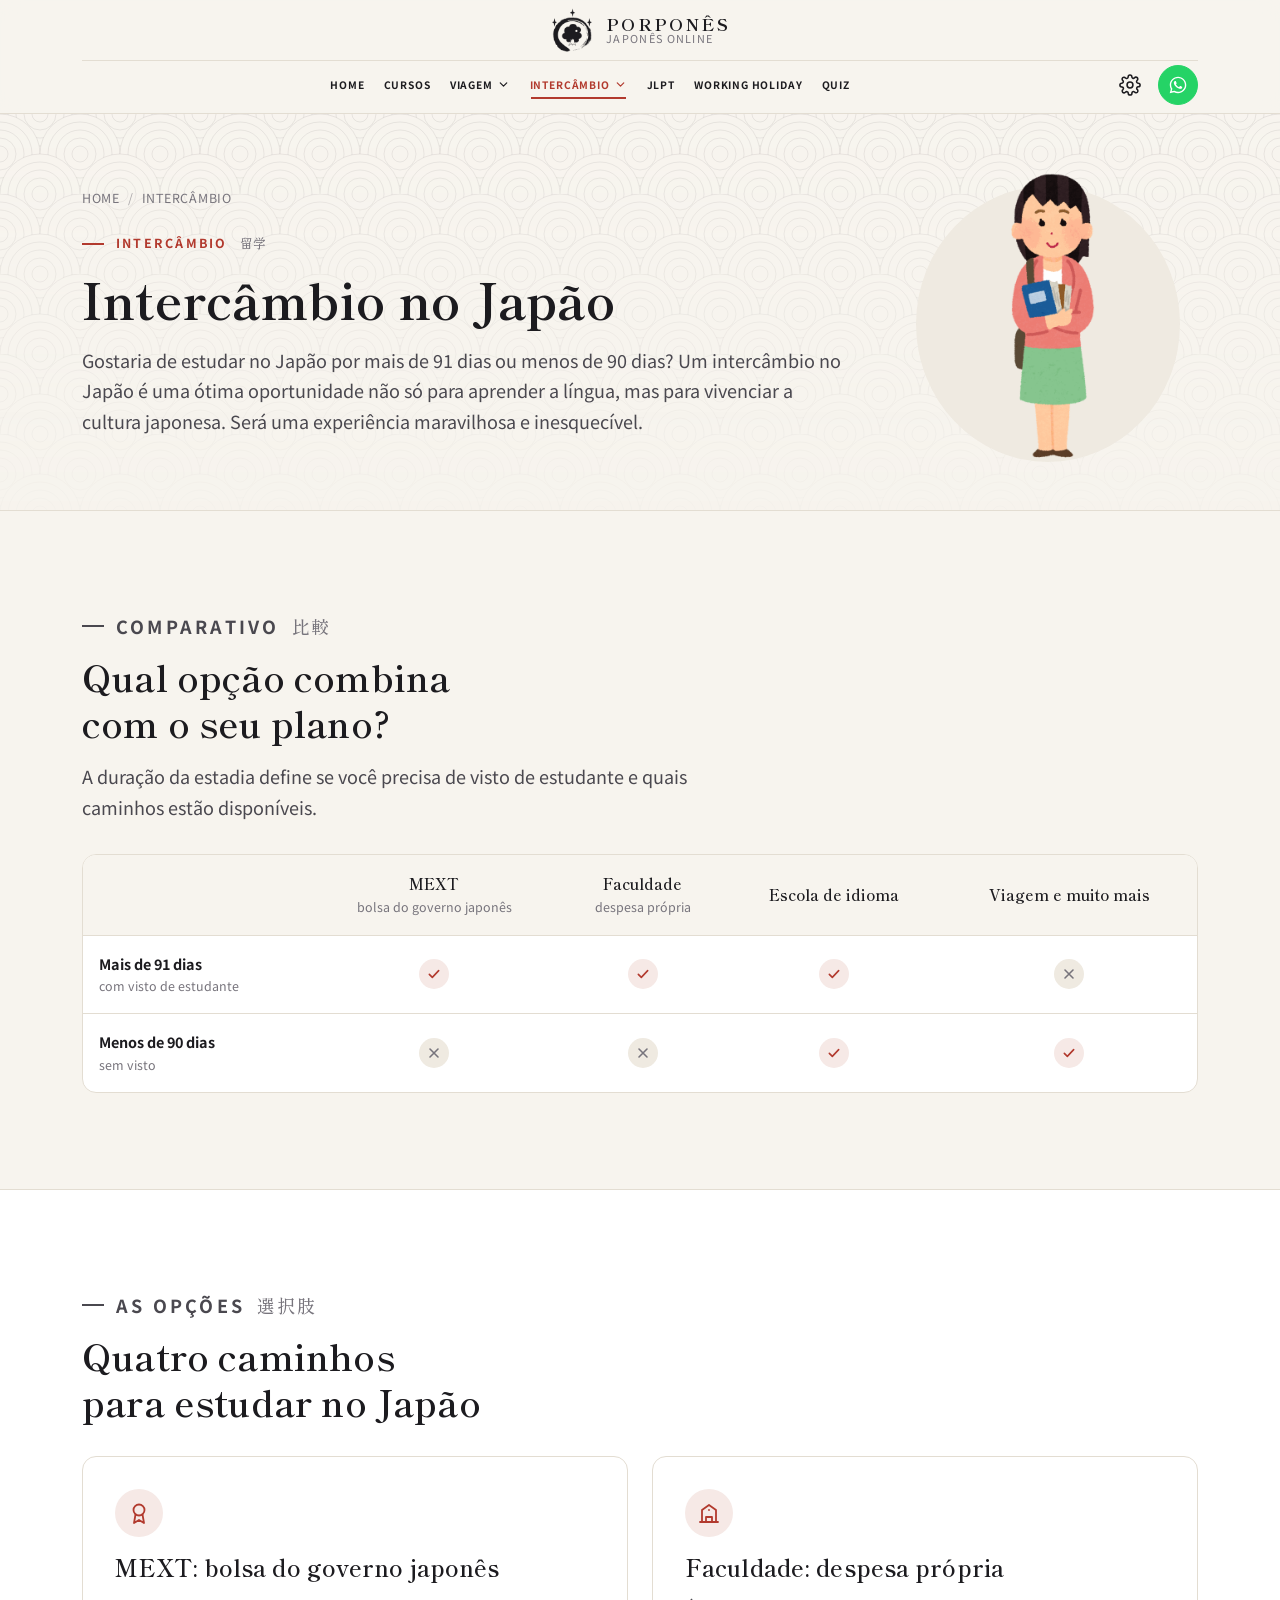
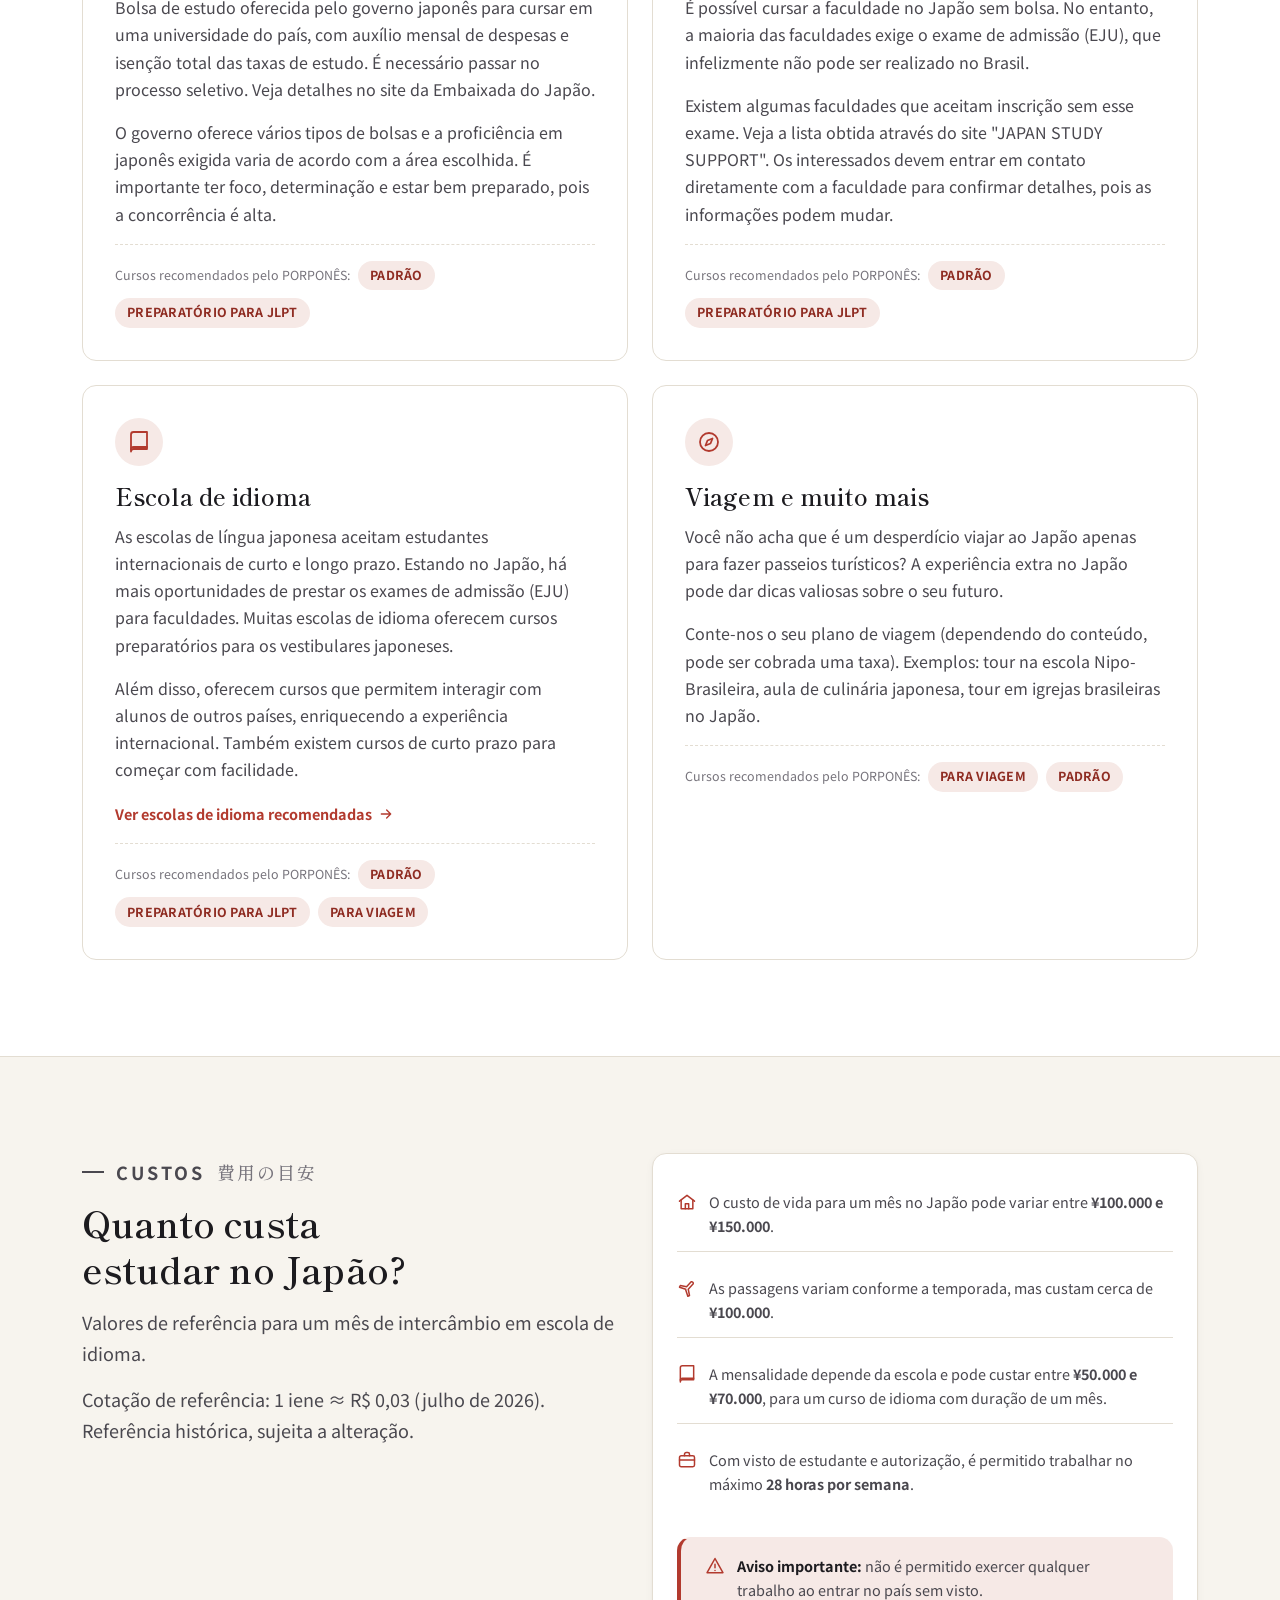
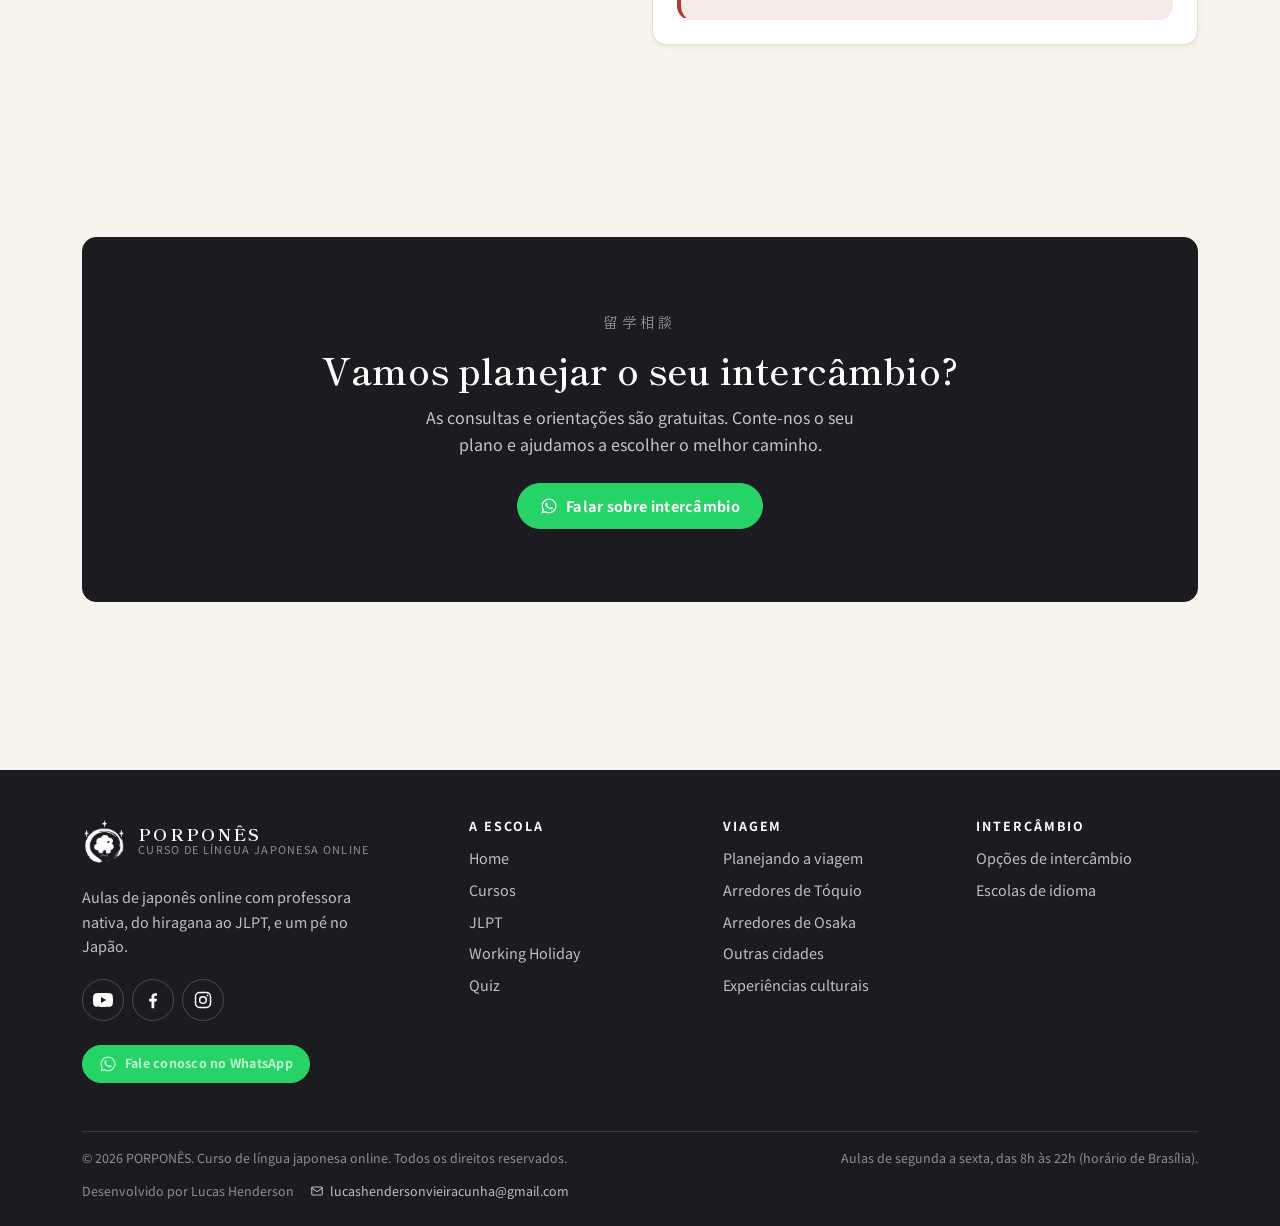
<file: intercambio.html>
<!DOCTYPE html>
<html lang="pt-BR">
<head>
  <meta charset="UTF-8">
  <meta name="viewport" content="width=device-width, initial-scale=1">
  <title data-i18n>Intercâmbio no Japão | PORPONÊS</title>
  <meta name="description" content="Opções de intercâmbio no Japão: bolsa MEXT, faculdade, escola de idioma e viagem. Custos e cursos recomendados." data-i18n-attr="content">
  <meta name="theme-color" content="#f7f4ee">
  <link rel="icon" href="assets/img/favicon.ico" sizes="16x16 32x32 48x48">
  <link rel="icon" type="image/png" sizes="32x32" href="assets/img/favicon-32.png">
  <link rel="icon" type="image/png" sizes="192x192" href="assets/img/icon-192.png">
  <link rel="apple-touch-icon" sizes="180x180" href="assets/img/apple-touch-icon.png">
  <link rel="preconnect" href="https://fonts.googleapis.com">
  <link rel="preconnect" href="https://fonts.gstatic.com" crossorigin>
  <link href="https://fonts.googleapis.com/css2?family=Noto+Sans+JP:wght@400;500;700&family=Shippori+Mincho:wght@500;600;700&display=swap" rel="stylesheet">
  <link rel="stylesheet" href="assets/css/style.css">
  <script>
    /* Aplica tema e idioma salvos antes da primeira pintura (evita "piscar").
       Preferências: localStorage "porpones-theme" (light/dark) e "porpones-lang" (pt/en/ja). */
    (function () {
      var d = document.documentElement;
      d.classList.add("js");
      try {
        var t = localStorage.getItem("porpones-theme");
        if (t !== "dark" && t !== "light") {
          t = window.matchMedia && matchMedia("(prefers-color-scheme: dark)").matches ? "dark" : "light";
        }
        d.setAttribute("data-theme", t);
        var l = localStorage.getItem("porpones-lang");
        var q = /[?&]lang=(pt|en|ja)\b/.exec(location.search);
        if (q) l = q[1];
        if (l === "en" || l === "ja") {
          d.setAttribute("lang", l);
          d.classList.add("i18n-pending");
          setTimeout(function () { d.classList.remove("i18n-pending"); }, 1500);
        }
      } catch (e) {
        d.setAttribute("data-theme", "light");
      }
    })();
  </script>
</head>
<body>
<a class="skip-link" href="#conteudo" data-i18n>Ir para o conteúdo</a>

<header class="site-header">
  <div class="container site-header__inner">
    <a class="brand" href="index.html" aria-label="PORPONÊS, página inicial" data-i18n-attr="aria-label">
      <img class="brand__logo" src="assets/img/logo.png" alt="PORPONÊS" width="44" height="44" data-logo data-logo-dark="assets/img/logo-white.png">
      <span class="brand__text">
        <span class="brand__name">PORPONÊS</span>
        <span class="brand__tagline" data-i18n>Japonês online</span>
      </span>
    </a>

    <nav class="nav" id="site-nav" aria-label="Navegação principal" data-i18n-attr="aria-label">
      <div class="nav__head">
        <span class="nav__title" data-i18n>Menu</span>
        <button class="icon-btn nav__close" type="button" aria-label="Fechar menu" data-i18n-attr="aria-label"><svg viewBox="0 0 24 24" fill="none" stroke="currentColor" stroke-width="1.8" stroke-linecap="round" stroke-linejoin="round" aria-hidden="true" focusable="false"><path d="M6 6l12 12M18 6L6 18"/></svg></button>
      </div>
      <ul class="nav__list">
        <li class="nav__item"><a class="nav__link" href="index.html" data-i18n>Home</a></li>
        <li class="nav__item"><a class="nav__link" href="cursos.html" data-i18n>Cursos</a></li>
        <li class="nav__item nav__item--has-sub">
          <button class="nav__sub-toggle" type="button" aria-expanded="false" aria-controls="sub-viagem">
            <span data-i18n>Viagem</span><svg viewBox="0 0 24 24" fill="none" stroke="currentColor" stroke-width="2.2" stroke-linecap="round" stroke-linejoin="round" aria-hidden="true" focusable="false"><path d="M6 9l6 6 6-6"/></svg>
          </button>
          <div class="nav__sub-wrap">
            <ul class="nav__sub" id="sub-viagem">
              <li><a class="nav__sub-link" href="viagem.html" data-i18n>Visão geral</a></li>
              <li><a class="nav__sub-link" href="viagem-tokyo.html" data-i18n>Arredores de Tóquio</a></li>
              <li><a class="nav__sub-link" href="viagem-osaka.html" data-i18n>Arredores de Osaka</a></li>
              <li><a class="nav__sub-link" href="viagem-outras-cidades.html" data-i18n>Outras cidades</a></li>
              <li><a class="nav__sub-link" href="viagem-experiencias.html" data-i18n>Experiências culturais</a></li>
            </ul>
          </div>
        </li>
        <li class="nav__item nav__item--has-sub">
          <button class="nav__sub-toggle is-active" type="button" aria-expanded="false" aria-controls="sub-intercambio">
            <span data-i18n>Intercâmbio</span><svg viewBox="0 0 24 24" fill="none" stroke="currentColor" stroke-width="2.2" stroke-linecap="round" stroke-linejoin="round" aria-hidden="true" focusable="false"><path d="M6 9l6 6 6-6"/></svg>
          </button>
          <div class="nav__sub-wrap">
            <ul class="nav__sub" id="sub-intercambio">
              <li><a class="nav__sub-link is-active" href="intercambio.html" aria-current="page" data-i18n>Visão geral</a></li>
              <li><a class="nav__sub-link" href="escola-de-idioma.html" data-i18n>Escolas de idioma</a></li>
            </ul>
          </div>
        </li>
        <li class="nav__item"><a class="nav__link" href="jlpt.html" data-i18n>JLPT</a></li>
        <li class="nav__item"><a class="nav__link" href="working-holiday.html" data-i18n>Working Holiday</a></li>
        <li class="nav__item"><a class="nav__link" href="quiz.html" data-i18n>Quiz</a></li>
      </ul>
      <div class="nav__cta">
        <a class="btn btn--whatsapp" href="#" data-whatsapp-link><svg viewBox="0 0 24 24" fill="currentColor" aria-hidden="true" focusable="false"><path d="M12.04 2C6.58 2 2.13 6.45 2.13 11.91c0 1.75.46 3.45 1.32 4.95L2.05 22l5.25-1.38c1.45.79 3.08 1.21 4.74 1.21 5.46 0 9.91-4.45 9.91-9.91S17.5 2 12.04 2zm0 18.15c-1.48 0-2.93-.4-4.2-1.15l-.3-.18-3.12.82.83-3.04-.2-.31a8.2 8.2 0 0 1-1.26-4.38c0-4.54 3.7-8.24 8.24-8.24 4.54 0 8.24 3.7 8.24 8.24s-3.69 8.24-8.23 8.24zm4.52-6.16c-.25-.12-1.47-.72-1.69-.81-.23-.08-.39-.12-.56.12-.17.25-.64.81-.78.97-.14.17-.29.19-.54.06-.25-.12-1.05-.39-1.99-1.23-.74-.66-1.23-1.47-1.38-1.72-.14-.25-.02-.38.11-.51.11-.11.25-.29.37-.43.12-.14.17-.25.25-.41.08-.17.04-.31-.02-.43-.06-.12-.56-1.34-.76-1.84-.2-.48-.41-.42-.56-.43h-.48c-.17 0-.43.06-.66.31-.22.25-.86.85-.86 2.07 0 1.22.89 2.4 1.01 2.56.12.17 1.75 2.67 4.23 3.74.59.26 1.05.41 1.41.52.59.19 1.13.16 1.56.1.48-.07 1.47-.6 1.67-1.18.21-.58.21-1.07.14-1.18-.06-.1-.22-.16-.47-.28z"/></svg><span data-i18n>Fale conosco</span></a>
      </div>
    </nav>

    <div class="header-tools">
      <div class="settings">
        <button class="icon-btn settings__btn" type="button" aria-haspopup="true" aria-expanded="false" aria-controls="settings-menu" aria-label="Configurações" data-i18n-attr="aria-label">
          <svg viewBox="0 0 24 24" fill="none" stroke="currentColor" stroke-width="1.7" stroke-linecap="round" stroke-linejoin="round" aria-hidden="true" focusable="false"><circle cx="12" cy="12" r="3.2"/><path d="M19.4 15a1.7 1.7 0 0 0 .3 1.8l.1.1a2 2 0 1 1-2.8 2.8l-.1-.1a1.7 1.7 0 0 0-1.8-.3 1.7 1.7 0 0 0-1 1.5V21a2 2 0 1 1-4 0v-.1a1.7 1.7 0 0 0-1.1-1.5 1.7 1.7 0 0 0-1.8.3l-.1.1a2 2 0 1 1-2.8-2.8l.1-.1a1.7 1.7 0 0 0 .3-1.8 1.7 1.7 0 0 0-1.5-1H3a2 2 0 1 1 0-4h.1a1.7 1.7 0 0 0 1.5-1.1 1.7 1.7 0 0 0-.3-1.8l-.1-.1a2 2 0 1 1 2.8-2.8l.1.1a1.7 1.7 0 0 0 1.8.3H9a1.7 1.7 0 0 0 1-1.5V3a2 2 0 1 1 4 0v.1a1.7 1.7 0 0 0 1 1.5 1.7 1.7 0 0 0 1.8-.3l.1-.1a2 2 0 1 1 2.8 2.8l-.1.1a1.7 1.7 0 0 0-.3 1.8V9a1.7 1.7 0 0 0 1.5 1H21a2 2 0 1 1 0 4h-.1a1.7 1.7 0 0 0-1.5 1z"/></svg>
        </button>
        <div class="settings__menu" id="settings-menu" role="group" aria-label="Configurações" data-i18n-attr="aria-label">
          <span class="settings__title" data-i18n>Configurações</span>
          <div class="settings__row">
            <span class="settings__icon"><svg viewBox="0 0 24 24" fill="none" stroke="currentColor" stroke-width="1.7" stroke-linecap="round" stroke-linejoin="round" aria-hidden="true" focusable="false"><circle cx="12" cy="12" r="9"/><path d="M3 12h18M12 3c2.6 2.6 3.9 5.6 3.9 9s-1.3 6.4-3.9 9c-2.6-2.6-3.9-5.6-3.9-9S9.4 5.6 12 3z"/></svg></span>
            <span class="settings__text"><span class="settings__name" data-i18n>Idioma</span></span>
            <div class="seg" role="radiogroup" aria-label="Idioma" data-i18n-attr="aria-label">
              <button class="seg__btn lang-option" type="button" role="radio" aria-checked="true" data-lang="pt" lang="pt-BR" title="Português">PT</button>
              <button class="seg__btn lang-option" type="button" role="radio" aria-checked="false" data-lang="en" lang="en" title="English">EN</button>
              <button class="seg__btn lang-option" type="button" role="radio" aria-checked="false" data-lang="ja" lang="ja" title="日本語">日本語</button>
            </div>
          </div>
          <button class="settings__row settings__toggle theme-toggle" type="button" aria-pressed="false">
            <span class="settings__icon"><svg viewBox="0 0 24 24" aria-hidden="true" focusable="false"><g class="theme-toggle__sun" fill="none" stroke="currentColor" stroke-width="1.8" stroke-linecap="round"><circle cx="12" cy="12" r="4"/><g class="theme-toggle__rays"><path d="M12 2.5v2M12 19.5v2M2.5 12h2M19.5 12h2M5.3 5.3l1.4 1.4M17.3 17.3l1.4 1.4M5.3 18.7l1.4-1.4M17.3 6.7l1.4-1.4"/></g></g><path class="theme-toggle__moon" fill="currentColor" d="M20.6 14.3A8.6 8.6 0 0 1 9.7 3.4a8.6 8.6 0 1 0 10.9 10.9z"/></svg></span>
            <span class="settings__text"><span class="settings__name" data-i18n>Tema</span><span class="settings__state"><span class="theme-toggle__state theme-toggle__state--light" data-i18n>Claro</span><span class="theme-toggle__state theme-toggle__state--dark" data-i18n>Escuro</span></span></span>
            <span class="switch" aria-hidden="true"></span>
          </button>
          <button class="settings__row settings__toggle sound-toggle" type="button" aria-pressed="true">
            <span class="settings__icon"><svg viewBox="0 0 24 24" fill="none" stroke="currentColor" stroke-width="1.8" stroke-linecap="round" stroke-linejoin="round" aria-hidden="true" focusable="false"><path d="M4 9.5v5h3.4l4.6 4v-13l-4.6 4z"/><path class="sound-toggle__wave" d="M15.5 9.6a3.4 3.4 0 0 1 0 4.8"/><path class="sound-toggle__wave" d="M18.2 7a7.2 7.2 0 0 1 0 10"/><path class="sound-toggle__slash" d="M4 4l16 16"/></svg></span>
            <span class="settings__text"><span class="settings__name" data-i18n>Sons da interface</span><span class="settings__state"><span class="sound-toggle__label sound-toggle__label--on" data-i18n>Ligados</span><span class="sound-toggle__label sound-toggle__label--off" data-i18n>Desligados</span></span></span>
            <span class="switch" aria-hidden="true"></span>
          </button>
        </div>
      </div>
      <a class="btn btn--whatsapp btn--sm header-cta" href="#" data-whatsapp-link><svg viewBox="0 0 24 24" fill="currentColor" aria-hidden="true" focusable="false"><path d="M12.04 2C6.58 2 2.13 6.45 2.13 11.91c0 1.75.46 3.45 1.32 4.95L2.05 22l5.25-1.38c1.45.79 3.08 1.21 4.74 1.21 5.46 0 9.91-4.45 9.91-9.91S17.5 2 12.04 2zm0 18.15c-1.48 0-2.93-.4-4.2-1.15l-.3-.18-3.12.82.83-3.04-.2-.31a8.2 8.2 0 0 1-1.26-4.38c0-4.54 3.7-8.24 8.24-8.24 4.54 0 8.24 3.7 8.24 8.24s-3.69 8.24-8.23 8.24zm4.52-6.16c-.25-.12-1.47-.72-1.69-.81-.23-.08-.39-.12-.56.12-.17.25-.64.81-.78.97-.14.17-.29.19-.54.06-.25-.12-1.05-.39-1.99-1.23-.74-.66-1.23-1.47-1.38-1.72-.14-.25-.02-.38.11-.51.11-.11.25-.29.37-.43.12-.14.17-.25.25-.41.08-.17.04-.31-.02-.43-.06-.12-.56-1.34-.76-1.84-.2-.48-.41-.42-.56-.43h-.48c-.17 0-.43.06-.66.31-.22.25-.86.85-.86 2.07 0 1.22.89 2.4 1.01 2.56.12.17 1.75 2.67 4.23 3.74.59.26 1.05.41 1.41.52.59.19 1.13.16 1.56.1.48-.07 1.47-.6 1.67-1.18.21-.58.21-1.07.14-1.18-.06-.1-.22-.16-.47-.28z"/></svg><span data-i18n>Fale conosco</span></a>
      <button class="icon-btn nav-toggle" type="button" aria-expanded="false" aria-controls="site-nav" aria-label="Abrir menu" data-i18n-attr="aria-label">
        <span class="icon-menu"><svg viewBox="0 0 24 24" fill="none" stroke="currentColor" stroke-width="1.8" stroke-linecap="round" stroke-linejoin="round" aria-hidden="true" focusable="false"><path d="M4 7h16M4 12h16M4 17h16"/></svg></span>
        <span class="icon-close"><svg viewBox="0 0 24 24" fill="none" stroke="currentColor" stroke-width="1.8" stroke-linecap="round" stroke-linejoin="round" aria-hidden="true" focusable="false"><path d="M6 6l12 12M18 6L6 18"/></svg></span>
      </button>
    </div>
  </div>
</header>

<main id="conteudo">
<section class="page-hero pattern-seigaiha">
  <div class="container">
    <div class="page-hero__grid">
      <div class="page-hero__inner">
        <nav class="breadcrumb" aria-label="Você está em" data-i18n-attr="aria-label"><a href="index.html" data-i18n>Home</a><span aria-hidden="true">/</span><span data-i18n>Intercâmbio</span></nav>
  <p class="eyebrow" data-i18n>Intercâmbio <span lang="ja">留学</span></p>
  <h1 data-i18n>Intercâmbio no Japão</h1>
        <p class="lead" data-i18n>Gostaria de estudar no Japão por mais de 91 dias ou menos de 90 dias? Um intercâmbio no Japão é uma ótima oportunidade não só para aprender a língua, mas para vivenciar a cultura japonesa. Será uma experiência maravilhosa e inesquecível.</p>
  
      </div>
      <div class="page-hero__figure figure figure--paper">
        <img class="illus" src="assets/img/illus/intercambio-hero.png" alt="" width="390" height="720" decoding="async">
      </div>
    </div>
  </div>
</section>

<section class="section">
  <div class="container">
    <div class="section__head">
      <p class="eyebrow" data-i18n>Comparativo <span lang="ja">比較</span></p>
      <h2 data-i18n>Qual opção combina com o seu plano?</h2>
      <p data-i18n>A duração da estadia define se você precisa de visto de estudante e quais caminhos estão disponíveis.</p>
    </div>
    <div class="table-wrap">
      <table class="compare">
        <thead>
          <tr>
            <th scope="col" data-i18n><span class="sr-only">Duração</span></th>
            <th scope="col" data-i18n>MEXT<small>bolsa do governo japonês</small></th>
            <th scope="col" data-i18n>Faculdade<small>despesa própria</small></th>
            <th scope="col" data-i18n>Escola de idioma</th>
            <th scope="col" data-i18n>Viagem e muito mais</th>
          </tr>
        </thead>
        <tbody>
          <tr>
            <th scope="row" data-i18n>Mais de 91 dias<small>com visto de estudante</small></th>
            <td><span class="yes" aria-label="Sim" data-i18n-attr="aria-label"><svg viewBox="0 0 24 24" fill="none" stroke="currentColor" stroke-width="2.4" stroke-linecap="round" stroke-linejoin="round" aria-hidden="true" focusable="false"><path d="M5 12.5l4.5 4.5L19 7"/></svg></span></td>
            <td><span class="yes" aria-label="Sim" data-i18n-attr="aria-label"><svg viewBox="0 0 24 24" fill="none" stroke="currentColor" stroke-width="2.4" stroke-linecap="round" stroke-linejoin="round" aria-hidden="true" focusable="false"><path d="M5 12.5l4.5 4.5L19 7"/></svg></span></td>
            <td><span class="yes" aria-label="Sim" data-i18n-attr="aria-label"><svg viewBox="0 0 24 24" fill="none" stroke="currentColor" stroke-width="2.4" stroke-linecap="round" stroke-linejoin="round" aria-hidden="true" focusable="false"><path d="M5 12.5l4.5 4.5L19 7"/></svg></span></td>
            <td><span class="no" aria-label="Não" data-i18n-attr="aria-label"><svg viewBox="0 0 24 24" fill="none" stroke="currentColor" stroke-width="2.4" stroke-linecap="round" stroke-linejoin="round" aria-hidden="true" focusable="false"><path d="M6 6l12 12M18 6L6 18"/></svg></span></td>
          </tr>
          <tr>
            <th scope="row" data-i18n>Menos de 90 dias<small>sem visto</small></th>
            <td><span class="no" aria-label="Não" data-i18n-attr="aria-label"><svg viewBox="0 0 24 24" fill="none" stroke="currentColor" stroke-width="2.4" stroke-linecap="round" stroke-linejoin="round" aria-hidden="true" focusable="false"><path d="M6 6l12 12M18 6L6 18"/></svg></span></td>
            <td><span class="no" aria-label="Não" data-i18n-attr="aria-label"><svg viewBox="0 0 24 24" fill="none" stroke="currentColor" stroke-width="2.4" stroke-linecap="round" stroke-linejoin="round" aria-hidden="true" focusable="false"><path d="M6 6l12 12M18 6L6 18"/></svg></span></td>
            <td><span class="yes" aria-label="Sim" data-i18n-attr="aria-label"><svg viewBox="0 0 24 24" fill="none" stroke="currentColor" stroke-width="2.4" stroke-linecap="round" stroke-linejoin="round" aria-hidden="true" focusable="false"><path d="M5 12.5l4.5 4.5L19 7"/></svg></span></td>
            <td><span class="yes" aria-label="Sim" data-i18n-attr="aria-label"><svg viewBox="0 0 24 24" fill="none" stroke="currentColor" stroke-width="2.4" stroke-linecap="round" stroke-linejoin="round" aria-hidden="true" focusable="false"><path d="M5 12.5l4.5 4.5L19 7"/></svg></span></td>
          </tr>
        </tbody>
      </table>
    </div>
  </div>
</section>

<section class="section section--white section--bordered">
  <div class="container">
    <div class="section__head">
      <p class="eyebrow" data-i18n>As opções <span lang="ja">選択肢</span></p>
      <h2 data-i18n>Quatro caminhos para estudar no Japão</h2>
    </div>
    <div class="grid grid--2">

      <article class="option" id="mext">
        <span class="card__icon" style="margin-bottom:1rem"><svg viewBox="0 0 24 24" fill="none" stroke="currentColor" stroke-width="1.8" stroke-linecap="round" stroke-linejoin="round" aria-hidden="true" focusable="false"><circle cx="12" cy="9" r="5.5"/><path d="M8.5 13.5L7 22l5-3 5 3-1.5-8.5"/></svg></span>
        <h3 data-i18n>MEXT: bolsa do governo japonês</h3>
        <p data-i18n>Bolsa de estudo oferecida pelo governo japonês para cursar em uma universidade do país, com auxílio mensal de despesas e isenção total das taxas de estudo. É necessário passar no processo seletivo. Veja detalhes no site da Embaixada do Japão.</p>
        <p data-i18n>O governo oferece vários tipos de bolsas e a proficiência em japonês exigida varia de acordo com a área escolhida. É importante ter foco, determinação e estar bem preparado, pois a concorrência é alta.</p>
        <div class="option__rec"><span data-i18n>Cursos recomendados pelo PORPONÊS:</span> <span class="badge badge--accent" data-i18n>PADRÃO</span> <span class="badge badge--accent" data-i18n>PREPARATÓRIO PARA JLPT</span></div>
      </article>

      <article class="option" id="faculdade">
        <span class="card__icon" style="margin-bottom:1rem"><svg viewBox="0 0 24 24" fill="none" stroke="currentColor" stroke-width="1.8" stroke-linecap="round" stroke-linejoin="round" aria-hidden="true" focusable="false"><path d="M3 21h18M5 21V9l7-5 7 5v12"/><path d="M9 21v-5h6v5M12 9h.01"/></svg></span>
        <h3 data-i18n>Faculdade: despesa própria</h3>
        <p data-i18n>É possível cursar a faculdade no Japão sem bolsa. No entanto, a maioria das faculdades exige o exame de admissão (EJU), que infelizmente não pode ser realizado no Brasil.</p>
        <p data-i18n>Existem algumas faculdades que aceitam inscrição sem esse exame. Veja a lista obtida através do site "JAPAN STUDY SUPPORT". Os interessados devem entrar em contato diretamente com a faculdade para confirmar detalhes, pois as informações podem mudar.</p>
        <div class="option__rec"><span data-i18n>Cursos recomendados pelo PORPONÊS:</span> <span class="badge badge--accent" data-i18n>PADRÃO</span> <span class="badge badge--accent" data-i18n>PREPARATÓRIO PARA JLPT</span></div>
      </article>

      <article class="option" id="escola-de-idioma">
        <span class="card__icon" style="margin-bottom:1rem"><svg viewBox="0 0 24 24" fill="none" stroke="currentColor" stroke-width="1.8" stroke-linecap="round" stroke-linejoin="round" aria-hidden="true" focusable="false"><path d="M4 4.5A2.5 2.5 0 0 1 6.5 2H20v17H6.5A2.5 2.5 0 0 0 4 21.5z"/><path d="M4 19.5A2.5 2.5 0 0 1 6.5 17H20"/></svg></span>
        <h3 data-i18n>Escola de idioma</h3>
        <p data-i18n>As escolas de língua japonesa aceitam estudantes internacionais de curto e longo prazo. Estando no Japão, há mais oportunidades de prestar os exames de admissão (EJU) para faculdades. Muitas escolas de idioma oferecem cursos preparatórios para os vestibulares japoneses.</p>
        <p data-i18n>Além disso, oferecem cursos que permitem interagir com alunos de outros países, enriquecendo a experiência internacional. Também existem cursos de curto prazo para começar com facilidade.</p>
        <p><a class="link-arrow" href="escola-de-idioma.html"><span data-i18n>Ver escolas de idioma recomendadas</span> <svg viewBox="0 0 24 24" fill="none" stroke="currentColor" stroke-width="2" stroke-linecap="round" stroke-linejoin="round" aria-hidden="true" focusable="false"><path d="M5 12h14M13 6l6 6-6 6"/></svg></a></p>
        <div class="option__rec"><span data-i18n>Cursos recomendados pelo PORPONÊS:</span> <span class="badge badge--accent" data-i18n>PADRÃO</span> <span class="badge badge--accent" data-i18n>PREPARATÓRIO PARA JLPT</span> <span class="badge badge--accent" data-i18n>PARA VIAGEM</span></div>
      </article>

      <article class="option" id="viagem-e-mais">
        <span class="card__icon" style="margin-bottom:1rem"><svg viewBox="0 0 24 24" fill="none" stroke="currentColor" stroke-width="1.8" stroke-linecap="round" stroke-linejoin="round" aria-hidden="true" focusable="false"><circle cx="12" cy="12" r="9"/><path d="M15.5 8.5l-2 5-5 2 2-5z"/></svg></span>
        <h3 data-i18n>Viagem e muito mais</h3>
        <p data-i18n>Você não acha que é um desperdício viajar ao Japão apenas para fazer passeios turísticos? A experiência extra no Japão pode dar dicas valiosas sobre o seu futuro.</p>
        <p data-i18n>Conte-nos o seu plano de viagem (dependendo do conteúdo, pode ser cobrada uma taxa). Exemplos: tour na escola Nipo-Brasileira, aula de culinária japonesa, tour em igrejas brasileiras no Japão.</p>
        <div class="option__rec"><span data-i18n>Cursos recomendados pelo PORPONÊS:</span> <span class="badge badge--accent" data-i18n>PARA VIAGEM</span> <span class="badge badge--accent" data-i18n>PADRÃO</span></div>
      </article>

    </div>
  </div>
</section>

<section class="section">
  <div class="container">
    <div class="grid grid--2" style="align-items:start">
      <div class="section__head" style="margin-bottom:0">
        <p class="eyebrow" data-i18n>Custos <span lang="ja">費用の目安</span></p>
        <h2 data-i18n>Quanto custa estudar no Japão?</h2>
        <p data-i18n>Valores de referência para um mês de intercâmbio em escola de idioma.</p>
        <p class="text-small text-muted" data-i18n>Cotação de referência: 1 iene ≈ R$ 0,03 (julho de 2026). Referência histórica, sujeita a alteração.</p>
      </div>
      <div class="card card--flat">
        <ul class="cost-list">
          <li><svg viewBox="0 0 24 24" fill="none" stroke="currentColor" stroke-width="1.8" stroke-linecap="round" stroke-linejoin="round" aria-hidden="true" focusable="false"><path d="M3 11l9-7 9 7"/><path d="M5 10v10h14V10"/><path d="M10 20v-6h4v6"/></svg><span data-i18n>O custo de vida para um mês no Japão pode variar entre <strong>¥100.000 e ¥150.000</strong>.</span></li>
          <li><svg viewBox="0 0 24 24" fill="none" stroke="currentColor" stroke-width="1.8" stroke-linecap="round" stroke-linejoin="round" aria-hidden="true" focusable="false"><path d="M10.5 13.5L3 11l1-2 7.5 1.5L17 4.5a2 2 0 0 1 2.5 2.5L13.5 13.5 15 21l-2 1-2.5-7.5z"/></svg><span data-i18n>As passagens variam conforme a temporada, mas custam cerca de <strong>¥100.000</strong>.</span></li>
          <li><svg viewBox="0 0 24 24" fill="none" stroke="currentColor" stroke-width="1.8" stroke-linecap="round" stroke-linejoin="round" aria-hidden="true" focusable="false"><path d="M4 4.5A2.5 2.5 0 0 1 6.5 2H20v17H6.5A2.5 2.5 0 0 0 4 21.5z"/><path d="M4 19.5A2.5 2.5 0 0 1 6.5 17H20"/></svg><span data-i18n>A mensalidade depende da escola e pode custar entre <strong>¥50.000 e ¥70.000</strong>, para um curso de idioma com duração de um mês.</span></li>
          <li><svg viewBox="0 0 24 24" fill="none" stroke="currentColor" stroke-width="1.8" stroke-linecap="round" stroke-linejoin="round" aria-hidden="true" focusable="false"><rect x="3" y="7" width="18" height="13" rx="2"/><path d="M9 7V5a2 2 0 0 1 2-2h2a2 2 0 0 1 2 2v2M3 12h18"/></svg><span data-i18n>Com visto de estudante e autorização, é permitido trabalhar no máximo <strong>28 horas por semana</strong>.</span></li>
        </ul>
        <div class="notice notice--warning" style="margin-top:1rem">
          <svg viewBox="0 0 24 24" fill="none" stroke="currentColor" stroke-width="1.8" stroke-linecap="round" stroke-linejoin="round" aria-hidden="true" focusable="false"><path d="M12 3l9.5 17h-19L12 3z"/><path d="M12 10v4M12 17.5h.01"/></svg><div data-i18n><strong>Aviso importante:</strong> não é permitido exercer qualquer trabalho ao entrar no país sem visto.</div>
        </div>
      </div>
    </div>
  </div>
</section>

<section class="section section--tight">
  <div class="container">
    <div class="cta-block cta-block--ink">
      <span class="cta-block__jp" lang="ja">留学相談</span>
      <h2 data-i18n>Vamos planejar o seu intercâmbio?</h2>
      <p data-i18n>As consultas e orientações são gratuitas. Conte-nos o seu plano e ajudamos a escolher o melhor caminho.</p>
      <div class="btn-group">
        <a class="btn btn--whatsapp" href="#" data-whatsapp-link data-whatsapp-message="Olá! Vim pelo site do PORPONÊS e gostaria de orientação sobre intercâmbio no Japão." data-i18n-attr="data-whatsapp-message"><svg viewBox="0 0 24 24" fill="currentColor" aria-hidden="true" focusable="false"><path d="M12.04 2C6.58 2 2.13 6.45 2.13 11.91c0 1.75.46 3.45 1.32 4.95L2.05 22l5.25-1.38c1.45.79 3.08 1.21 4.74 1.21 5.46 0 9.91-4.45 9.91-9.91S17.5 2 12.04 2zm0 18.15c-1.48 0-2.93-.4-4.2-1.15l-.3-.18-3.12.82.83-3.04-.2-.31a8.2 8.2 0 0 1-1.26-4.38c0-4.54 3.7-8.24 8.24-8.24 4.54 0 8.24 3.7 8.24 8.24s-3.69 8.24-8.23 8.24zm4.52-6.16c-.25-.12-1.47-.72-1.69-.81-.23-.08-.39-.12-.56.12-.17.25-.64.81-.78.97-.14.17-.29.19-.54.06-.25-.12-1.05-.39-1.99-1.23-.74-.66-1.23-1.47-1.38-1.72-.14-.25-.02-.38.11-.51.11-.11.25-.29.37-.43.12-.14.17-.25.25-.41.08-.17.04-.31-.02-.43-.06-.12-.56-1.34-.76-1.84-.2-.48-.41-.42-.56-.43h-.48c-.17 0-.43.06-.66.31-.22.25-.86.85-.86 2.07 0 1.22.89 2.4 1.01 2.56.12.17 1.75 2.67 4.23 3.74.59.26 1.05.41 1.41.52.59.19 1.13.16 1.56.1.48-.07 1.47-.6 1.67-1.18.21-.58.21-1.07.14-1.18-.06-.1-.22-.16-.47-.28z"/></svg><span data-i18n>Falar sobre intercâmbio</span></a>
      </div>
    </div>
  </div>
</section>
</main>

<footer class="site-footer">
  <div class="container">
    <div class="site-footer__grid">
      <div>
        <a class="brand" href="index.html" aria-label="PORPONÊS, página inicial" data-i18n-attr="aria-label">
          <img class="brand__logo" src="assets/img/logo-white.png" alt="PORPONÊS" width="44" height="44" data-logo>
          <span class="brand__text">
            <span class="brand__name">PORPONÊS</span>
            <span class="brand__tagline" data-i18n>Curso de língua japonesa online</span>
          </span>
        </a>
        <p class="site-footer__about" data-i18n>Aulas de japonês online com professora nativa, do hiragana ao JLPT, e um pé no Japão.</p>
        <div class="social" style="margin-top:1.25rem">
          <a href="https://www.youtube.com/channel/UCExkZOgnUnITbI4Hg4xWzkQ" target="_blank" rel="noopener noreferrer" aria-label="YouTube"><svg viewBox="0 0 24 24" fill="currentColor" aria-hidden="true" focusable="false"><path d="M23.5 6.2a3 3 0 0 0-2.1-2.1C19.5 3.6 12 3.6 12 3.6s-7.5 0-9.4.5A3 3 0 0 0 .5 6.2 31 31 0 0 0 0 12a31 31 0 0 0 .5 5.8 3 3 0 0 0 2.1 2.1c1.9.5 9.4.5 9.4.5s7.5 0 9.4-.5a3 3 0 0 0 2.1-2.1A31 31 0 0 0 24 12a31 31 0 0 0-.5-5.8zM9.6 15.6V8.4l6.3 3.6-6.3 3.6z"/></svg></a>
          <a href="https://www.facebook.com/maki.sousa.7/" target="_blank" rel="noopener noreferrer" aria-label="Facebook"><svg viewBox="0 0 24 24" fill="currentColor" aria-hidden="true" focusable="false"><path d="M13.5 22v-8.2h2.8l.4-3.2h-3.2V8.5c0-.9.3-1.6 1.6-1.6h1.7V4.1c-.3 0-1.3-.1-2.5-.1-2.5 0-4.1 1.5-4.1 4.2v2.4H7.4v3.2h2.8V22h3.3z"/></svg></a>
          <a href="https://www.instagram.com/porponesmaki/" target="_blank" rel="noopener noreferrer" aria-label="Instagram"><svg viewBox="0 0 24 24" fill="none" stroke="currentColor" stroke-width="1.8" stroke-linecap="round" stroke-linejoin="round" aria-hidden="true" focusable="false"><rect x="3" y="3" width="18" height="18" rx="5"/><circle cx="12" cy="12" r="4"/><circle cx="17.5" cy="6.5" r="1" fill="currentColor" stroke="none"/></svg></a>
        </div>
        <a class="btn btn--whatsapp btn--sm" href="#" data-whatsapp-link><svg viewBox="0 0 24 24" fill="currentColor" aria-hidden="true" focusable="false"><path d="M12.04 2C6.58 2 2.13 6.45 2.13 11.91c0 1.75.46 3.45 1.32 4.95L2.05 22l5.25-1.38c1.45.79 3.08 1.21 4.74 1.21 5.46 0 9.91-4.45 9.91-9.91S17.5 2 12.04 2zm0 18.15c-1.48 0-2.93-.4-4.2-1.15l-.3-.18-3.12.82.83-3.04-.2-.31a8.2 8.2 0 0 1-1.26-4.38c0-4.54 3.7-8.24 8.24-8.24 4.54 0 8.24 3.7 8.24 8.24s-3.69 8.24-8.23 8.24zm4.52-6.16c-.25-.12-1.47-.72-1.69-.81-.23-.08-.39-.12-.56.12-.17.25-.64.81-.78.97-.14.17-.29.19-.54.06-.25-.12-1.05-.39-1.99-1.23-.74-.66-1.23-1.47-1.38-1.72-.14-.25-.02-.38.11-.51.11-.11.25-.29.37-.43.12-.14.17-.25.25-.41.08-.17.04-.31-.02-.43-.06-.12-.56-1.34-.76-1.84-.2-.48-.41-.42-.56-.43h-.48c-.17 0-.43.06-.66.31-.22.25-.86.85-.86 2.07 0 1.22.89 2.4 1.01 2.56.12.17 1.75 2.67 4.23 3.74.59.26 1.05.41 1.41.52.59.19 1.13.16 1.56.1.48-.07 1.47-.6 1.67-1.18.21-.58.21-1.07.14-1.18-.06-.1-.22-.16-.47-.28z"/></svg><span data-i18n>Fale conosco no WhatsApp</span></a>
      </div>

      <div>
        <h2 class="site-footer__title" data-i18n>A escola</h2>
        <ul class="site-footer__links">
          <li><a href="index.html" data-i18n>Home</a></li>
          <li><a href="cursos.html" data-i18n>Cursos</a></li>
          <li><a href="jlpt.html" data-i18n>JLPT</a></li>
          <li><a href="working-holiday.html" data-i18n>Working Holiday</a></li>
          <li><a href="quiz.html" data-i18n>Quiz</a></li>
        </ul>
      </div>

      <div>
        <h2 class="site-footer__title" data-i18n>Viagem</h2>
        <ul class="site-footer__links">
          <li><a href="viagem.html" data-i18n>Planejando a viagem</a></li>
          <li><a href="viagem-tokyo.html" data-i18n>Arredores de Tóquio</a></li>
          <li><a href="viagem-osaka.html" data-i18n>Arredores de Osaka</a></li>
          <li><a href="viagem-outras-cidades.html" data-i18n>Outras cidades</a></li>
          <li><a href="viagem-experiencias.html" data-i18n>Experiências culturais</a></li>
        </ul>
      </div>

      <div>
        <h2 class="site-footer__title" data-i18n>Intercâmbio</h2>
        <ul class="site-footer__links">
          <li><a href="intercambio.html" data-i18n>Opções de intercâmbio</a></li>
          <li><a href="escola-de-idioma.html" data-i18n>Escolas de idioma</a></li>
        </ul>
      </div>
    </div>

    <div class="site-footer__bottom">
      <span>&copy; <span data-year>2026</span> PORPONÊS. <span data-i18n>Curso de língua japonesa online. Todos os direitos reservados.</span></span>
      <span data-i18n>Aulas de segunda a sexta, das 8h às 22h (horário de Brasília).</span>
    </div>
    <div class="site-footer__credit">
      <span data-i18n>Desenvolvido por Lucas Henderson</span>
      <a href="mailto:lucashendersonvieiracunha@gmail.com"><svg viewBox="0 0 24 24" fill="none" stroke="currentColor" stroke-width="1.8" stroke-linecap="round" stroke-linejoin="round" aria-hidden="true" focusable="false"><rect x="3" y="5" width="18" height="14" rx="2"/><path d="M3 7l9 6 9-6"/></svg>lucashendersonvieiracunha@gmail.com</a>
    </div>
  </div>
</footer>


<script src="assets/js/translations.js"></script>
<script src="assets/js/main.js"></script>
</body>
</html>
</file>
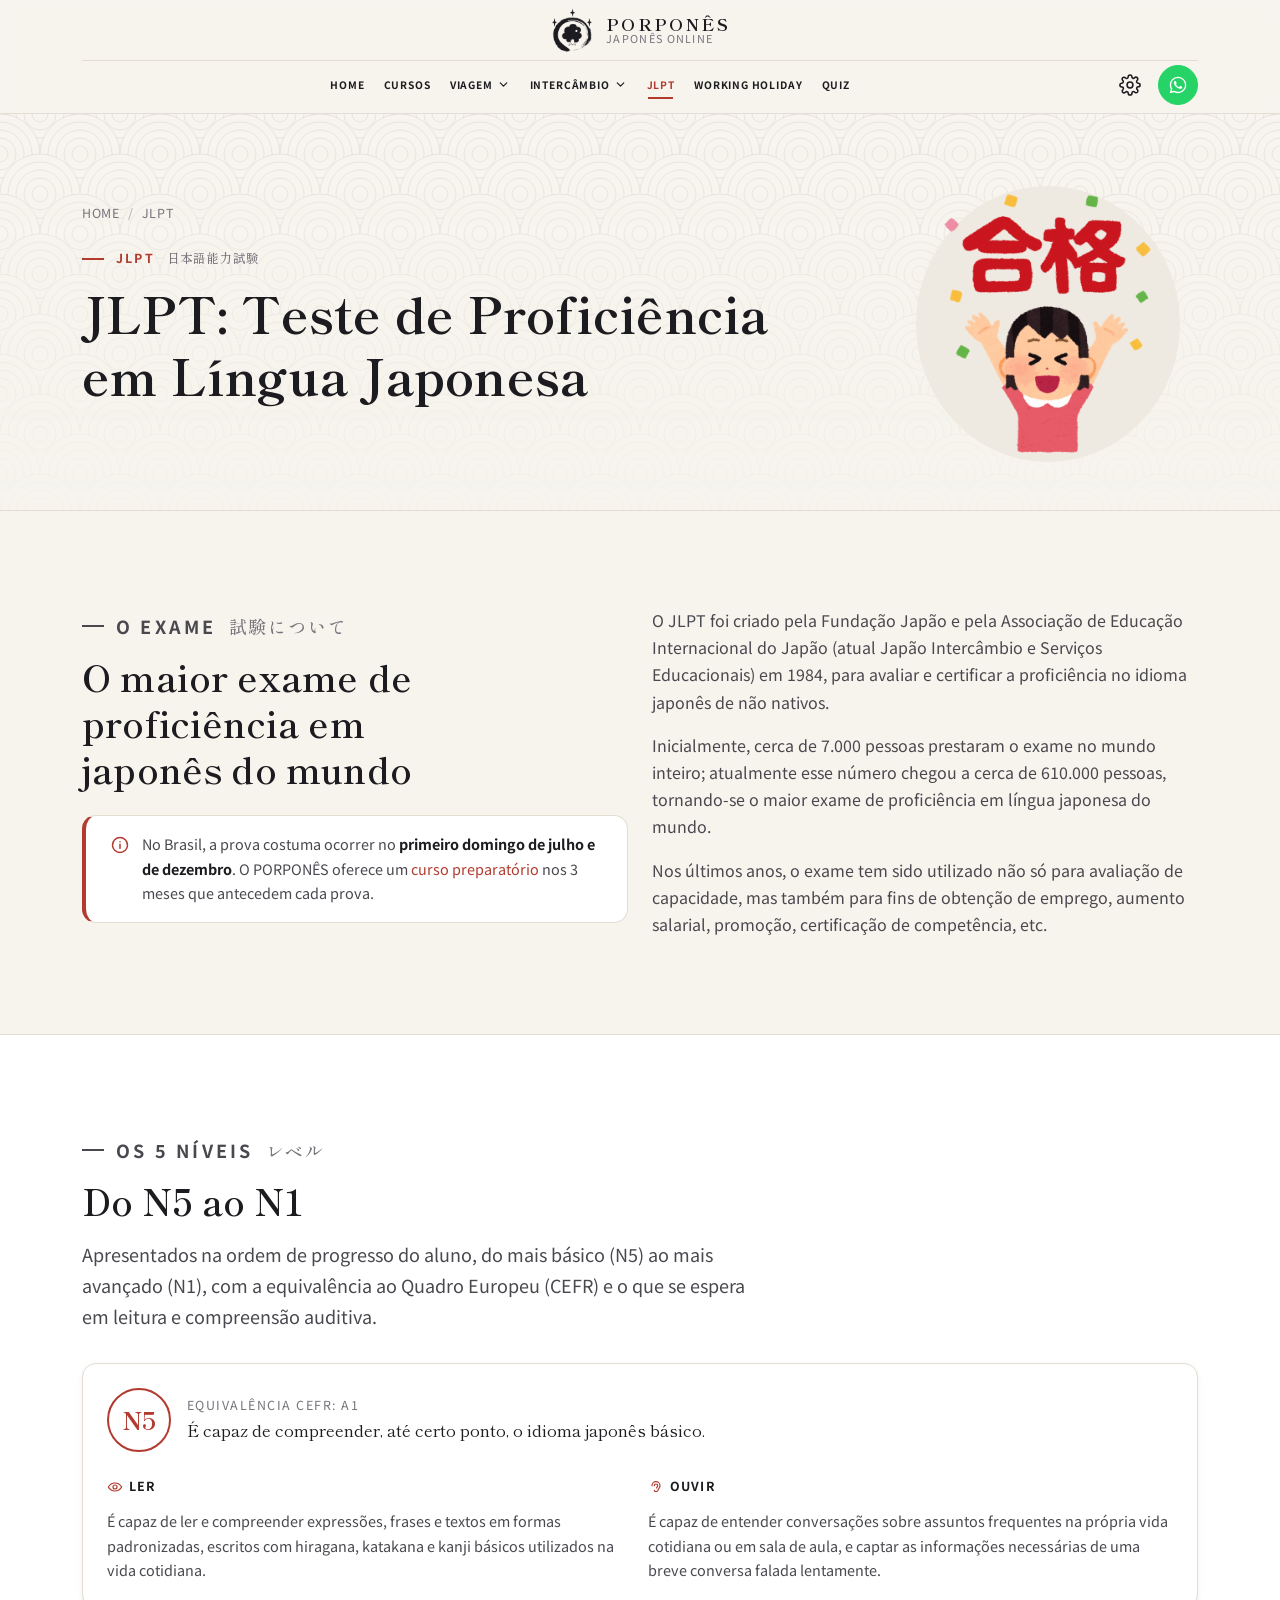
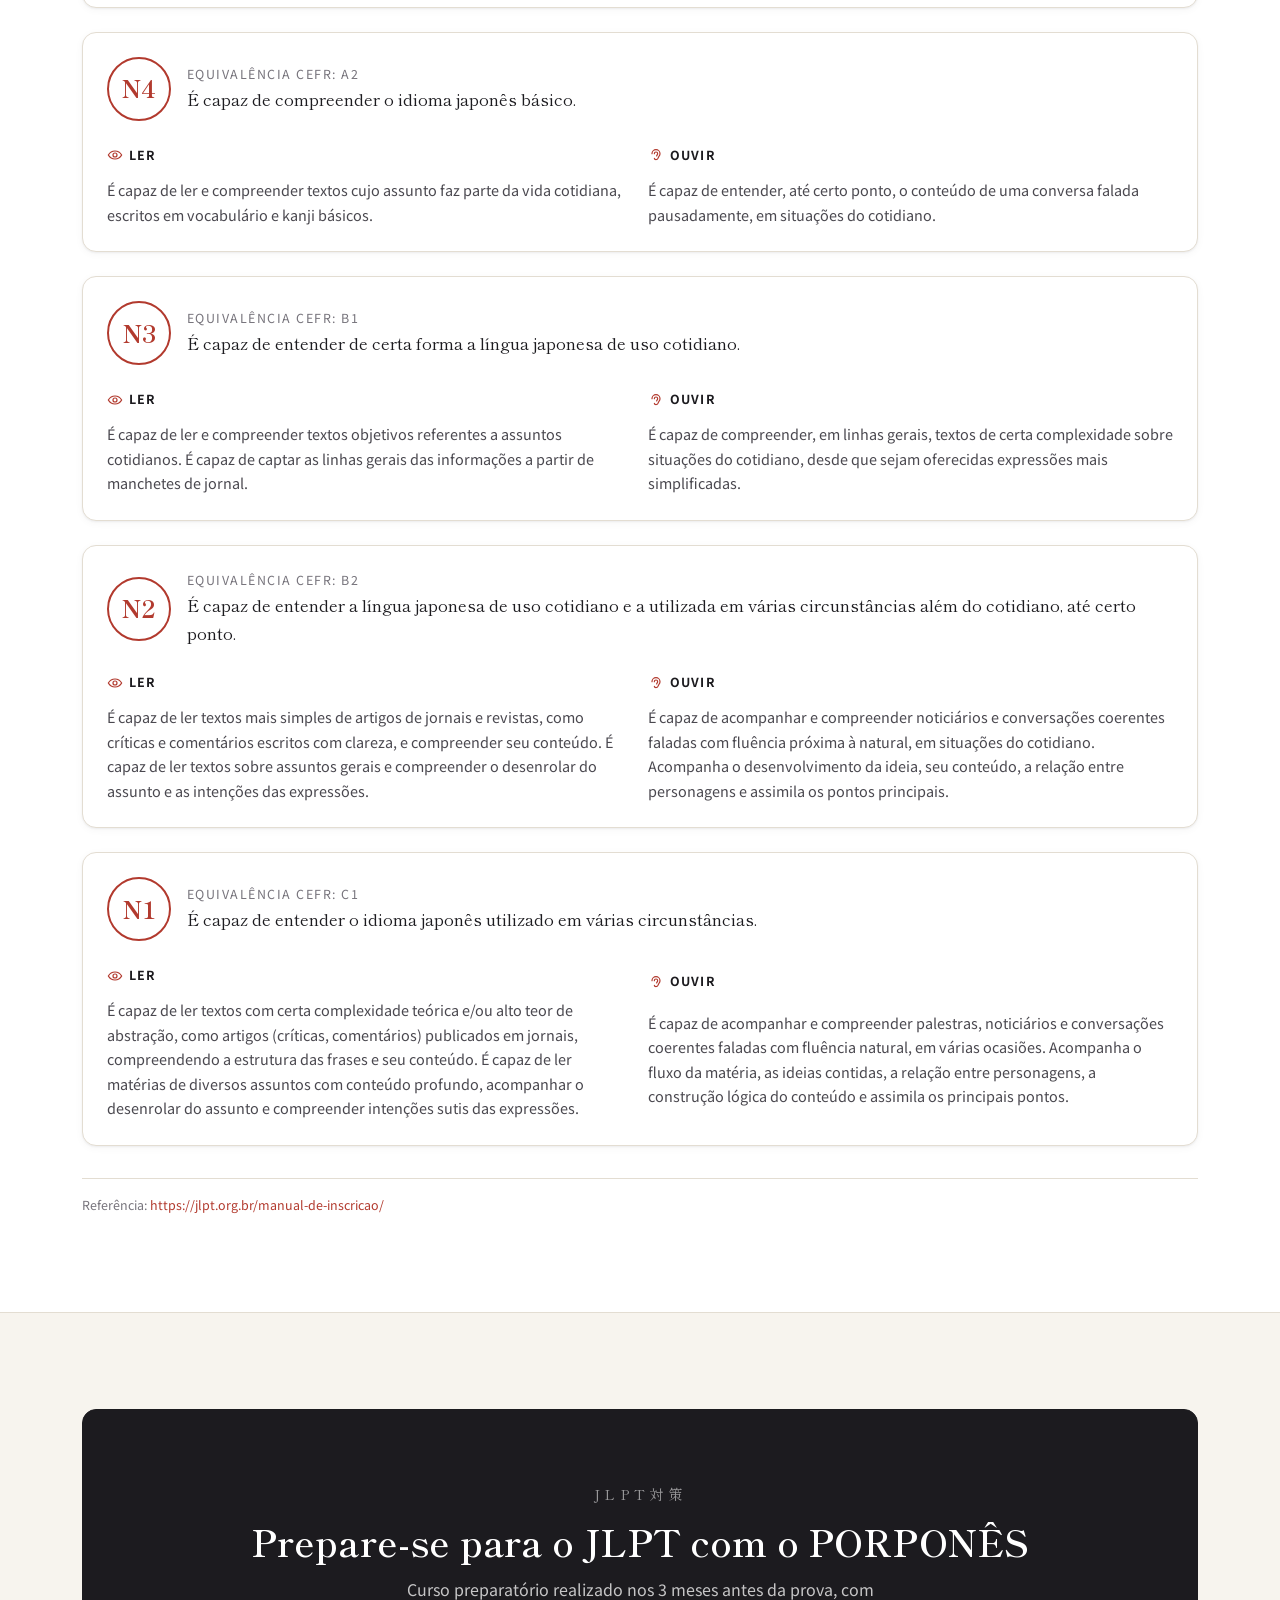
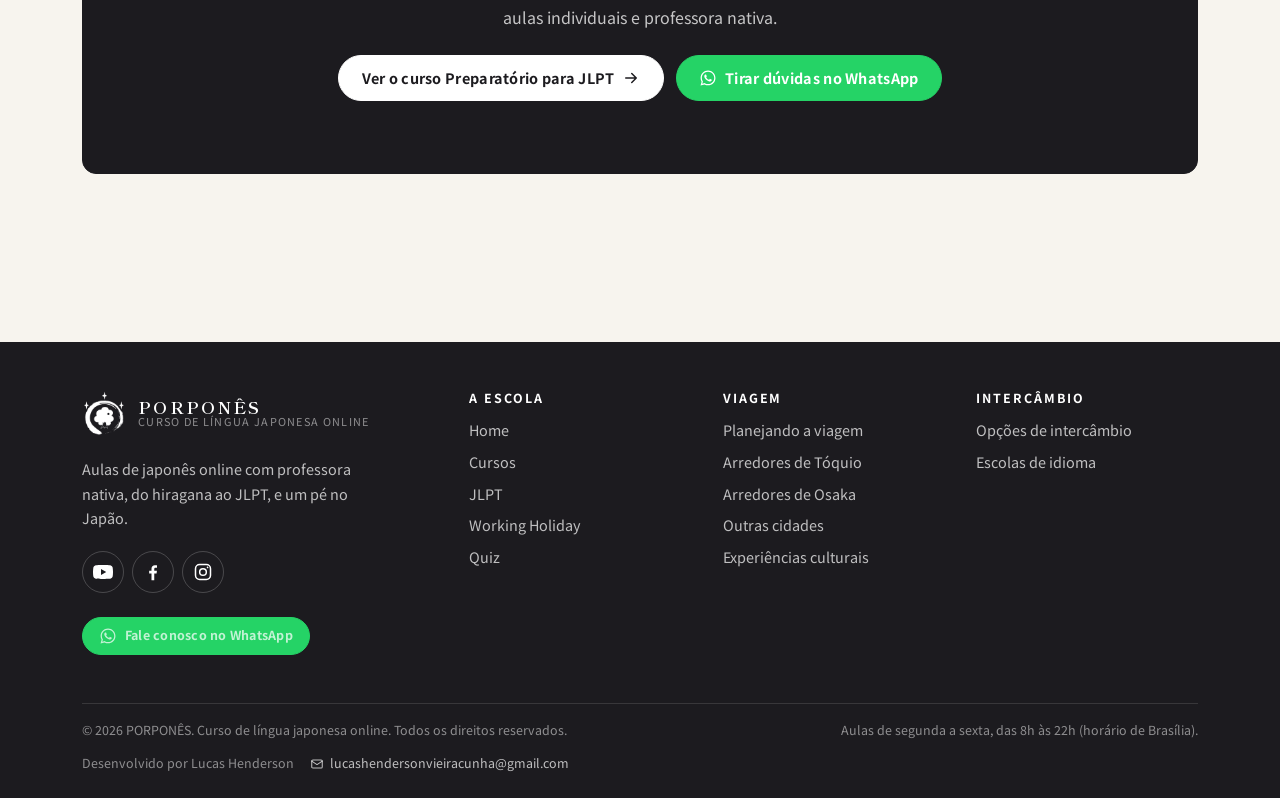
<file: jlpt.html>
<!DOCTYPE html>
<html lang="pt-BR">
<head>
  <meta charset="UTF-8">
  <meta name="viewport" content="width=device-width, initial-scale=1">
  <title data-i18n>JLPT: Teste de Proficiência em Língua Japonesa | PORPONÊS</title>
  <meta name="description" content="O que é o JLPT e o que se espera em cada nível, do N5 ao N1, com equivalência CEFR." data-i18n-attr="content">
  <meta name="theme-color" content="#f7f4ee">
  <link rel="icon" href="assets/img/favicon.ico" sizes="16x16 32x32 48x48">
  <link rel="icon" type="image/png" sizes="32x32" href="assets/img/favicon-32.png">
  <link rel="icon" type="image/png" sizes="192x192" href="assets/img/icon-192.png">
  <link rel="apple-touch-icon" sizes="180x180" href="assets/img/apple-touch-icon.png">
  <link rel="preconnect" href="https://fonts.googleapis.com">
  <link rel="preconnect" href="https://fonts.gstatic.com" crossorigin>
  <link href="https://fonts.googleapis.com/css2?family=Noto+Sans+JP:wght@400;500;700&family=Shippori+Mincho:wght@500;600;700&display=swap" rel="stylesheet">
  <link rel="stylesheet" href="assets/css/style.css">
  <script>
    /* Aplica tema e idioma salvos antes da primeira pintura (evita "piscar").
       Preferências: localStorage "porpones-theme" (light/dark) e "porpones-lang" (pt/en/ja). */
    (function () {
      var d = document.documentElement;
      d.classList.add("js");
      try {
        var t = localStorage.getItem("porpones-theme");
        if (t !== "dark" && t !== "light") {
          t = window.matchMedia && matchMedia("(prefers-color-scheme: dark)").matches ? "dark" : "light";
        }
        d.setAttribute("data-theme", t);
        var l = localStorage.getItem("porpones-lang");
        var q = /[?&]lang=(pt|en|ja)\b/.exec(location.search);
        if (q) l = q[1];
        if (l === "en" || l === "ja") {
          d.setAttribute("lang", l);
          d.classList.add("i18n-pending");
          setTimeout(function () { d.classList.remove("i18n-pending"); }, 1500);
        }
      } catch (e) {
        d.setAttribute("data-theme", "light");
      }
    })();
  </script>
</head>
<body>
<a class="skip-link" href="#conteudo" data-i18n>Ir para o conteúdo</a>

<header class="site-header">
  <div class="container site-header__inner">
    <a class="brand" href="index.html" aria-label="PORPONÊS, página inicial" data-i18n-attr="aria-label">
      <img class="brand__logo" src="assets/img/logo.png" alt="PORPONÊS" width="44" height="44" data-logo data-logo-dark="assets/img/logo-white.png">
      <span class="brand__text">
        <span class="brand__name">PORPONÊS</span>
        <span class="brand__tagline" data-i18n>Japonês online</span>
      </span>
    </a>

    <nav class="nav" id="site-nav" aria-label="Navegação principal" data-i18n-attr="aria-label">
      <div class="nav__head">
        <span class="nav__title" data-i18n>Menu</span>
        <button class="icon-btn nav__close" type="button" aria-label="Fechar menu" data-i18n-attr="aria-label"><svg viewBox="0 0 24 24" fill="none" stroke="currentColor" stroke-width="1.8" stroke-linecap="round" stroke-linejoin="round" aria-hidden="true" focusable="false"><path d="M6 6l12 12M18 6L6 18"/></svg></button>
      </div>
      <ul class="nav__list">
        <li class="nav__item"><a class="nav__link" href="index.html" data-i18n>Home</a></li>
        <li class="nav__item"><a class="nav__link" href="cursos.html" data-i18n>Cursos</a></li>
        <li class="nav__item nav__item--has-sub">
          <button class="nav__sub-toggle" type="button" aria-expanded="false" aria-controls="sub-viagem">
            <span data-i18n>Viagem</span><svg viewBox="0 0 24 24" fill="none" stroke="currentColor" stroke-width="2.2" stroke-linecap="round" stroke-linejoin="round" aria-hidden="true" focusable="false"><path d="M6 9l6 6 6-6"/></svg>
          </button>
          <div class="nav__sub-wrap">
            <ul class="nav__sub" id="sub-viagem">
              <li><a class="nav__sub-link" href="viagem.html" data-i18n>Visão geral</a></li>
              <li><a class="nav__sub-link" href="viagem-tokyo.html" data-i18n>Arredores de Tóquio</a></li>
              <li><a class="nav__sub-link" href="viagem-osaka.html" data-i18n>Arredores de Osaka</a></li>
              <li><a class="nav__sub-link" href="viagem-outras-cidades.html" data-i18n>Outras cidades</a></li>
              <li><a class="nav__sub-link" href="viagem-experiencias.html" data-i18n>Experiências culturais</a></li>
            </ul>
          </div>
        </li>
        <li class="nav__item nav__item--has-sub">
          <button class="nav__sub-toggle" type="button" aria-expanded="false" aria-controls="sub-intercambio">
            <span data-i18n>Intercâmbio</span><svg viewBox="0 0 24 24" fill="none" stroke="currentColor" stroke-width="2.2" stroke-linecap="round" stroke-linejoin="round" aria-hidden="true" focusable="false"><path d="M6 9l6 6 6-6"/></svg>
          </button>
          <div class="nav__sub-wrap">
            <ul class="nav__sub" id="sub-intercambio">
              <li><a class="nav__sub-link" href="intercambio.html" data-i18n>Visão geral</a></li>
              <li><a class="nav__sub-link" href="escola-de-idioma.html" data-i18n>Escolas de idioma</a></li>
            </ul>
          </div>
        </li>
        <li class="nav__item"><a class="nav__link is-active" href="jlpt.html" aria-current="page" data-i18n>JLPT</a></li>
        <li class="nav__item"><a class="nav__link" href="working-holiday.html" data-i18n>Working Holiday</a></li>
        <li class="nav__item"><a class="nav__link" href="quiz.html" data-i18n>Quiz</a></li>
      </ul>
      <div class="nav__cta">
        <a class="btn btn--whatsapp" href="#" data-whatsapp-link><svg viewBox="0 0 24 24" fill="currentColor" aria-hidden="true" focusable="false"><path d="M12.04 2C6.58 2 2.13 6.45 2.13 11.91c0 1.75.46 3.45 1.32 4.95L2.05 22l5.25-1.38c1.45.79 3.08 1.21 4.74 1.21 5.46 0 9.91-4.45 9.91-9.91S17.5 2 12.04 2zm0 18.15c-1.48 0-2.93-.4-4.2-1.15l-.3-.18-3.12.82.83-3.04-.2-.31a8.2 8.2 0 0 1-1.26-4.38c0-4.54 3.7-8.24 8.24-8.24 4.54 0 8.24 3.7 8.24 8.24s-3.69 8.24-8.23 8.24zm4.52-6.16c-.25-.12-1.47-.72-1.69-.81-.23-.08-.39-.12-.56.12-.17.25-.64.81-.78.97-.14.17-.29.19-.54.06-.25-.12-1.05-.39-1.99-1.23-.74-.66-1.23-1.47-1.38-1.72-.14-.25-.02-.38.11-.51.11-.11.25-.29.37-.43.12-.14.17-.25.25-.41.08-.17.04-.31-.02-.43-.06-.12-.56-1.34-.76-1.84-.2-.48-.41-.42-.56-.43h-.48c-.17 0-.43.06-.66.31-.22.25-.86.85-.86 2.07 0 1.22.89 2.4 1.01 2.56.12.17 1.75 2.67 4.23 3.74.59.26 1.05.41 1.41.52.59.19 1.13.16 1.56.1.48-.07 1.47-.6 1.67-1.18.21-.58.21-1.07.14-1.18-.06-.1-.22-.16-.47-.28z"/></svg><span data-i18n>Fale conosco</span></a>
      </div>
    </nav>

    <div class="header-tools">
      <div class="settings">
        <button class="icon-btn settings__btn" type="button" aria-haspopup="true" aria-expanded="false" aria-controls="settings-menu" aria-label="Configurações" data-i18n-attr="aria-label">
          <svg viewBox="0 0 24 24" fill="none" stroke="currentColor" stroke-width="1.7" stroke-linecap="round" stroke-linejoin="round" aria-hidden="true" focusable="false"><circle cx="12" cy="12" r="3.2"/><path d="M19.4 15a1.7 1.7 0 0 0 .3 1.8l.1.1a2 2 0 1 1-2.8 2.8l-.1-.1a1.7 1.7 0 0 0-1.8-.3 1.7 1.7 0 0 0-1 1.5V21a2 2 0 1 1-4 0v-.1a1.7 1.7 0 0 0-1.1-1.5 1.7 1.7 0 0 0-1.8.3l-.1.1a2 2 0 1 1-2.8-2.8l.1-.1a1.7 1.7 0 0 0 .3-1.8 1.7 1.7 0 0 0-1.5-1H3a2 2 0 1 1 0-4h.1a1.7 1.7 0 0 0 1.5-1.1 1.7 1.7 0 0 0-.3-1.8l-.1-.1a2 2 0 1 1 2.8-2.8l.1.1a1.7 1.7 0 0 0 1.8.3H9a1.7 1.7 0 0 0 1-1.5V3a2 2 0 1 1 4 0v.1a1.7 1.7 0 0 0 1 1.5 1.7 1.7 0 0 0 1.8-.3l.1-.1a2 2 0 1 1 2.8 2.8l-.1.1a1.7 1.7 0 0 0-.3 1.8V9a1.7 1.7 0 0 0 1.5 1H21a2 2 0 1 1 0 4h-.1a1.7 1.7 0 0 0-1.5 1z"/></svg>
        </button>
        <div class="settings__menu" id="settings-menu" role="group" aria-label="Configurações" data-i18n-attr="aria-label">
          <span class="settings__title" data-i18n>Configurações</span>
          <div class="settings__row">
            <span class="settings__icon"><svg viewBox="0 0 24 24" fill="none" stroke="currentColor" stroke-width="1.7" stroke-linecap="round" stroke-linejoin="round" aria-hidden="true" focusable="false"><circle cx="12" cy="12" r="9"/><path d="M3 12h18M12 3c2.6 2.6 3.9 5.6 3.9 9s-1.3 6.4-3.9 9c-2.6-2.6-3.9-5.6-3.9-9S9.4 5.6 12 3z"/></svg></span>
            <span class="settings__text"><span class="settings__name" data-i18n>Idioma</span></span>
            <div class="seg" role="radiogroup" aria-label="Idioma" data-i18n-attr="aria-label">
              <button class="seg__btn lang-option" type="button" role="radio" aria-checked="true" data-lang="pt" lang="pt-BR" title="Português">PT</button>
              <button class="seg__btn lang-option" type="button" role="radio" aria-checked="false" data-lang="en" lang="en" title="English">EN</button>
              <button class="seg__btn lang-option" type="button" role="radio" aria-checked="false" data-lang="ja" lang="ja" title="日本語">日本語</button>
            </div>
          </div>
          <button class="settings__row settings__toggle theme-toggle" type="button" aria-pressed="false">
            <span class="settings__icon"><svg viewBox="0 0 24 24" aria-hidden="true" focusable="false"><g class="theme-toggle__sun" fill="none" stroke="currentColor" stroke-width="1.8" stroke-linecap="round"><circle cx="12" cy="12" r="4"/><g class="theme-toggle__rays"><path d="M12 2.5v2M12 19.5v2M2.5 12h2M19.5 12h2M5.3 5.3l1.4 1.4M17.3 17.3l1.4 1.4M5.3 18.7l1.4-1.4M17.3 6.7l1.4-1.4"/></g></g><path class="theme-toggle__moon" fill="currentColor" d="M20.6 14.3A8.6 8.6 0 0 1 9.7 3.4a8.6 8.6 0 1 0 10.9 10.9z"/></svg></span>
            <span class="settings__text"><span class="settings__name" data-i18n>Tema</span><span class="settings__state"><span class="theme-toggle__state theme-toggle__state--light" data-i18n>Claro</span><span class="theme-toggle__state theme-toggle__state--dark" data-i18n>Escuro</span></span></span>
            <span class="switch" aria-hidden="true"></span>
          </button>
          <button class="settings__row settings__toggle sound-toggle" type="button" aria-pressed="true">
            <span class="settings__icon"><svg viewBox="0 0 24 24" fill="none" stroke="currentColor" stroke-width="1.8" stroke-linecap="round" stroke-linejoin="round" aria-hidden="true" focusable="false"><path d="M4 9.5v5h3.4l4.6 4v-13l-4.6 4z"/><path class="sound-toggle__wave" d="M15.5 9.6a3.4 3.4 0 0 1 0 4.8"/><path class="sound-toggle__wave" d="M18.2 7a7.2 7.2 0 0 1 0 10"/><path class="sound-toggle__slash" d="M4 4l16 16"/></svg></span>
            <span class="settings__text"><span class="settings__name" data-i18n>Sons da interface</span><span class="settings__state"><span class="sound-toggle__label sound-toggle__label--on" data-i18n>Ligados</span><span class="sound-toggle__label sound-toggle__label--off" data-i18n>Desligados</span></span></span>
            <span class="switch" aria-hidden="true"></span>
          </button>
        </div>
      </div>
      <a class="btn btn--whatsapp btn--sm header-cta" href="#" data-whatsapp-link><svg viewBox="0 0 24 24" fill="currentColor" aria-hidden="true" focusable="false"><path d="M12.04 2C6.58 2 2.13 6.45 2.13 11.91c0 1.75.46 3.45 1.32 4.95L2.05 22l5.25-1.38c1.45.79 3.08 1.21 4.74 1.21 5.46 0 9.91-4.45 9.91-9.91S17.5 2 12.04 2zm0 18.15c-1.48 0-2.93-.4-4.2-1.15l-.3-.18-3.12.82.83-3.04-.2-.31a8.2 8.2 0 0 1-1.26-4.38c0-4.54 3.7-8.24 8.24-8.24 4.54 0 8.24 3.7 8.24 8.24s-3.69 8.24-8.23 8.24zm4.52-6.16c-.25-.12-1.47-.72-1.69-.81-.23-.08-.39-.12-.56.12-.17.25-.64.81-.78.97-.14.17-.29.19-.54.06-.25-.12-1.05-.39-1.99-1.23-.74-.66-1.23-1.47-1.38-1.72-.14-.25-.02-.38.11-.51.11-.11.25-.29.37-.43.12-.14.17-.25.25-.41.08-.17.04-.31-.02-.43-.06-.12-.56-1.34-.76-1.84-.2-.48-.41-.42-.56-.43h-.48c-.17 0-.43.06-.66.31-.22.25-.86.85-.86 2.07 0 1.22.89 2.4 1.01 2.56.12.17 1.75 2.67 4.23 3.74.59.26 1.05.41 1.41.52.59.19 1.13.16 1.56.1.48-.07 1.47-.6 1.67-1.18.21-.58.21-1.07.14-1.18-.06-.1-.22-.16-.47-.28z"/></svg><span data-i18n>Fale conosco</span></a>
      <button class="icon-btn nav-toggle" type="button" aria-expanded="false" aria-controls="site-nav" aria-label="Abrir menu" data-i18n-attr="aria-label">
        <span class="icon-menu"><svg viewBox="0 0 24 24" fill="none" stroke="currentColor" stroke-width="1.8" stroke-linecap="round" stroke-linejoin="round" aria-hidden="true" focusable="false"><path d="M4 7h16M4 12h16M4 17h16"/></svg></span>
        <span class="icon-close"><svg viewBox="0 0 24 24" fill="none" stroke="currentColor" stroke-width="1.8" stroke-linecap="round" stroke-linejoin="round" aria-hidden="true" focusable="false"><path d="M6 6l12 12M18 6L6 18"/></svg></span>
      </button>
    </div>
  </div>
</header>

<main id="conteudo">
<section class="page-hero pattern-seigaiha">
  <div class="container">
    <div class="page-hero__grid">
      <div class="page-hero__inner">
        <nav class="breadcrumb" aria-label="Você está em" data-i18n-attr="aria-label"><a href="index.html" data-i18n>Home</a><span aria-hidden="true">/</span><span data-i18n>JLPT</span></nav>
  <p class="eyebrow" data-i18n>JLPT <span lang="ja">日本語能力試験</span></p>
  <h1 data-i18n>JLPT: Teste de Proficiência em Língua Japonesa</h1>
        
      </div>
      <div class="page-hero__figure figure figure--paper">
        <img class="illus" src="assets/img/illus/jlpt-pass.png" alt="" width="550" height="720" decoding="async">
      </div>
    </div>
  </div>
</section>

<section class="section">
  <div class="container">
    <div class="grid grid--2" style="align-items:start">
      <div class="section__head" style="margin-bottom:0">
        <p class="eyebrow" data-i18n>O exame <span lang="ja">試験について</span></p>
        <h2 data-i18n>O maior exame de proficiência em japonês do mundo</h2>
        <div class="notice" style="margin-top:1.5rem">
          <svg viewBox="0 0 24 24" fill="none" stroke="currentColor" stroke-width="1.8" stroke-linecap="round" stroke-linejoin="round" aria-hidden="true" focusable="false"><circle cx="12" cy="12" r="9"/><path d="M12 11v5M12 8h.01"/></svg><div data-i18n>No Brasil, a prova costuma ocorrer no <strong>primeiro domingo de julho e de dezembro</strong>. O PORPONÊS oferece um <a href="cursos.html#jlpt">curso preparatório</a> nos 3 meses que antecedem cada prova.</div>
        </div>
      </div>
      <div class="prose">
        <p data-i18n>O JLPT foi criado pela Fundação Japão e pela Associação de Educação Internacional do Japão (atual Japão Intercâmbio e Serviços Educacionais) em 1984, para avaliar e certificar a proficiência no idioma japonês de não nativos.</p>
        <p data-i18n>Inicialmente, cerca de 7.000 pessoas prestaram o exame no mundo inteiro; atualmente esse número chegou a cerca de 610.000 pessoas, tornando-se o maior exame de proficiência em língua japonesa do mundo.</p>
        <p data-i18n>Nos últimos anos, o exame tem sido utilizado não só para avaliação de capacidade, mas também para fins de obtenção de emprego, aumento salarial, promoção, certificação de competência, etc.</p>
      </div>
    </div>
  </div>
</section>

<section class="section section--white section--bordered">
  <div class="container">
    <div class="section__head">
      <p class="eyebrow" data-i18n>Os 5 níveis <span lang="ja">レベル</span></p>
      <h2 data-i18n>Do N5 ao N1</h2>
      <p data-i18n>Apresentados na ordem de progresso do aluno, do mais básico (N5) ao mais avançado (N1), com a equivalência ao Quadro Europeu (CEFR) e o que se espera em leitura e compreensão auditiva.</p>
    </div>
    <div class="grid" style="gap:1.5rem">
      <article class="card card--flat level" id="n5">
        <div class="level__head">
          <span class="level__code">N5</span>
          <div>
            <span class="level__cefr" data-i18n>Equivalência CEFR: A1</span>
            <p class="level__summary" data-i18n>É capaz de compreender, até certo ponto, o idioma japonês básico.</p>
          </div>
        </div>
        <div class="level__skills">
          <div class="skill">
            <span class="skill__label"><svg viewBox="0 0 24 24" fill="none" stroke="currentColor" stroke-width="1.8" stroke-linecap="round" stroke-linejoin="round" aria-hidden="true" focusable="false"><path d="M2 12s3.5-6 10-6 10 6 10 6-3.5 6-10 6S2 12 2 12z"/><circle cx="12" cy="12" r="3"/></svg> <span data-i18n>Ler</span></span>
            <p data-i18n>É capaz de ler e compreender expressões, frases e textos em formas padronizadas, escritos com hiragana, katakana e kanji básicos utilizados na vida cotidiana.</p>
          </div>
          <div class="skill">
            <span class="skill__label"><svg viewBox="0 0 24 24" fill="none" stroke="currentColor" stroke-width="1.8" stroke-linecap="round" stroke-linejoin="round" aria-hidden="true" focusable="false"><path d="M6 10a6 6 0 0 1 12 0c0 3-2 4-2.5 6-.4 1.7-1.5 3-3.5 3s-2.5-1.5-2.5-2"/><path d="M9.5 10a2.5 2.5 0 0 1 5 0c0 1.5-1.5 2-1.5 3.5"/></svg> <span data-i18n>Ouvir</span></span>
            <p data-i18n>É capaz de entender conversações sobre assuntos frequentes na própria vida cotidiana ou em sala de aula, e captar as informações necessárias de uma breve conversa falada lentamente.</p>
          </div>
        </div>
      </article>
      <article class="card card--flat level" id="n4">
        <div class="level__head">
          <span class="level__code">N4</span>
          <div>
            <span class="level__cefr" data-i18n>Equivalência CEFR: A2</span>
            <p class="level__summary" data-i18n>É capaz de compreender o idioma japonês básico.</p>
          </div>
        </div>
        <div class="level__skills">
          <div class="skill">
            <span class="skill__label"><svg viewBox="0 0 24 24" fill="none" stroke="currentColor" stroke-width="1.8" stroke-linecap="round" stroke-linejoin="round" aria-hidden="true" focusable="false"><path d="M2 12s3.5-6 10-6 10 6 10 6-3.5 6-10 6S2 12 2 12z"/><circle cx="12" cy="12" r="3"/></svg> <span data-i18n>Ler</span></span>
            <p data-i18n>É capaz de ler e compreender textos cujo assunto faz parte da vida cotidiana, escritos em vocabulário e kanji básicos.</p>
          </div>
          <div class="skill">
            <span class="skill__label"><svg viewBox="0 0 24 24" fill="none" stroke="currentColor" stroke-width="1.8" stroke-linecap="round" stroke-linejoin="round" aria-hidden="true" focusable="false"><path d="M6 10a6 6 0 0 1 12 0c0 3-2 4-2.5 6-.4 1.7-1.5 3-3.5 3s-2.5-1.5-2.5-2"/><path d="M9.5 10a2.5 2.5 0 0 1 5 0c0 1.5-1.5 2-1.5 3.5"/></svg> <span data-i18n>Ouvir</span></span>
            <p data-i18n>É capaz de entender, até certo ponto, o conteúdo de uma conversa falada pausadamente, em situações do cotidiano.</p>
          </div>
        </div>
      </article>
      <article class="card card--flat level" id="n3">
        <div class="level__head">
          <span class="level__code">N3</span>
          <div>
            <span class="level__cefr" data-i18n>Equivalência CEFR: B1</span>
            <p class="level__summary" data-i18n>É capaz de entender de certa forma a língua japonesa de uso cotidiano.</p>
          </div>
        </div>
        <div class="level__skills">
          <div class="skill">
            <span class="skill__label"><svg viewBox="0 0 24 24" fill="none" stroke="currentColor" stroke-width="1.8" stroke-linecap="round" stroke-linejoin="round" aria-hidden="true" focusable="false"><path d="M2 12s3.5-6 10-6 10 6 10 6-3.5 6-10 6S2 12 2 12z"/><circle cx="12" cy="12" r="3"/></svg> <span data-i18n>Ler</span></span>
            <p data-i18n>É capaz de ler e compreender textos objetivos referentes a assuntos cotidianos. É capaz de captar as linhas gerais das informações a partir de manchetes de jornal.</p>
          </div>
          <div class="skill">
            <span class="skill__label"><svg viewBox="0 0 24 24" fill="none" stroke="currentColor" stroke-width="1.8" stroke-linecap="round" stroke-linejoin="round" aria-hidden="true" focusable="false"><path d="M6 10a6 6 0 0 1 12 0c0 3-2 4-2.5 6-.4 1.7-1.5 3-3.5 3s-2.5-1.5-2.5-2"/><path d="M9.5 10a2.5 2.5 0 0 1 5 0c0 1.5-1.5 2-1.5 3.5"/></svg> <span data-i18n>Ouvir</span></span>
            <p data-i18n>É capaz de compreender, em linhas gerais, textos de certa complexidade sobre situações do cotidiano, desde que sejam oferecidas expressões mais simplificadas.</p>
          </div>
        </div>
      </article>
      <article class="card card--flat level" id="n2">
        <div class="level__head">
          <span class="level__code">N2</span>
          <div>
            <span class="level__cefr" data-i18n>Equivalência CEFR: B2</span>
            <p class="level__summary" data-i18n>É capaz de entender a língua japonesa de uso cotidiano e a utilizada em várias circunstâncias além do cotidiano, até certo ponto.</p>
          </div>
        </div>
        <div class="level__skills">
          <div class="skill">
            <span class="skill__label"><svg viewBox="0 0 24 24" fill="none" stroke="currentColor" stroke-width="1.8" stroke-linecap="round" stroke-linejoin="round" aria-hidden="true" focusable="false"><path d="M2 12s3.5-6 10-6 10 6 10 6-3.5 6-10 6S2 12 2 12z"/><circle cx="12" cy="12" r="3"/></svg> <span data-i18n>Ler</span></span>
            <p data-i18n>É capaz de ler textos mais simples de artigos de jornais e revistas, como críticas e comentários escritos com clareza, e compreender seu conteúdo. É capaz de ler textos sobre assuntos gerais e compreender o desenrolar do assunto e as intenções das expressões.</p>
          </div>
          <div class="skill">
            <span class="skill__label"><svg viewBox="0 0 24 24" fill="none" stroke="currentColor" stroke-width="1.8" stroke-linecap="round" stroke-linejoin="round" aria-hidden="true" focusable="false"><path d="M6 10a6 6 0 0 1 12 0c0 3-2 4-2.5 6-.4 1.7-1.5 3-3.5 3s-2.5-1.5-2.5-2"/><path d="M9.5 10a2.5 2.5 0 0 1 5 0c0 1.5-1.5 2-1.5 3.5"/></svg> <span data-i18n>Ouvir</span></span>
            <p data-i18n>É capaz de acompanhar e compreender noticiários e conversações coerentes faladas com fluência próxima à natural, em situações do cotidiano. Acompanha o desenvolvimento da ideia, seu conteúdo, a relação entre personagens e assimila os pontos principais.</p>
          </div>
        </div>
      </article>
      <article class="card card--flat level" id="n1">
        <div class="level__head">
          <span class="level__code">N1</span>
          <div>
            <span class="level__cefr" data-i18n>Equivalência CEFR: C1</span>
            <p class="level__summary" data-i18n>É capaz de entender o idioma japonês utilizado em várias circunstâncias.</p>
          </div>
        </div>
        <div class="level__skills">
          <div class="skill">
            <span class="skill__label"><svg viewBox="0 0 24 24" fill="none" stroke="currentColor" stroke-width="1.8" stroke-linecap="round" stroke-linejoin="round" aria-hidden="true" focusable="false"><path d="M2 12s3.5-6 10-6 10 6 10 6-3.5 6-10 6S2 12 2 12z"/><circle cx="12" cy="12" r="3"/></svg> <span data-i18n>Ler</span></span>
            <p data-i18n>É capaz de ler textos com certa complexidade teórica e/ou alto teor de abstração, como artigos (críticas, comentários) publicados em jornais, compreendendo a estrutura das frases e seu conteúdo. É capaz de ler matérias de diversos assuntos com conteúdo profundo, acompanhar o desenrolar do assunto e compreender intenções sutis das expressões.</p>
          </div>
          <div class="skill">
            <span class="skill__label"><svg viewBox="0 0 24 24" fill="none" stroke="currentColor" stroke-width="1.8" stroke-linecap="round" stroke-linejoin="round" aria-hidden="true" focusable="false"><path d="M6 10a6 6 0 0 1 12 0c0 3-2 4-2.5 6-.4 1.7-1.5 3-3.5 3s-2.5-1.5-2.5-2"/><path d="M9.5 10a2.5 2.5 0 0 1 5 0c0 1.5-1.5 2-1.5 3.5"/></svg> <span data-i18n>Ouvir</span></span>
            <p data-i18n>É capaz de acompanhar e compreender palestras, noticiários e conversações coerentes faladas com fluência natural, em várias ocasiões. Acompanha o fluxo da matéria, as ideias contidas, a relação entre personagens, a construção lógica do conteúdo e assimila os principais pontos.</p>
          </div>
        </div>
      </article>
    </div>
    <p class="reference" data-i18n>Referência: <a href="https://jlpt.org.br/manual-de-inscricao/" target="_blank" rel="noopener noreferrer">https://jlpt.org.br/manual-de-inscricao/</a></p>
  </div>
</section>

<section class="section section--tight">
  <div class="container">
    <div class="cta-block cta-block--ink">
      <span class="cta-block__jp" lang="ja">JLPT対策</span>
      <h2 data-i18n>Prepare-se para o JLPT com o PORPONÊS</h2>
      <p data-i18n>Curso preparatório realizado nos 3 meses antes da prova, com aulas individuais e professora nativa.</p>
      <div class="btn-group">
        <a class="btn btn--light" href="cursos.html#jlpt"><span data-i18n>Ver o curso Preparatório para JLPT</span> <svg viewBox="0 0 24 24" fill="none" stroke="currentColor" stroke-width="2" stroke-linecap="round" stroke-linejoin="round" aria-hidden="true" focusable="false"><path d="M5 12h14M13 6l6 6-6 6"/></svg></a>
        <a class="btn btn--whatsapp" href="#" data-whatsapp-link data-whatsapp-message="Olá! Vim pelo site do PORPONÊS e tenho interesse no curso Preparatório para JLPT." data-i18n-attr="data-whatsapp-message"><svg viewBox="0 0 24 24" fill="currentColor" aria-hidden="true" focusable="false"><path d="M12.04 2C6.58 2 2.13 6.45 2.13 11.91c0 1.75.46 3.45 1.32 4.95L2.05 22l5.25-1.38c1.45.79 3.08 1.21 4.74 1.21 5.46 0 9.91-4.45 9.91-9.91S17.5 2 12.04 2zm0 18.15c-1.48 0-2.93-.4-4.2-1.15l-.3-.18-3.12.82.83-3.04-.2-.31a8.2 8.2 0 0 1-1.26-4.38c0-4.54 3.7-8.24 8.24-8.24 4.54 0 8.24 3.7 8.24 8.24s-3.69 8.24-8.23 8.24zm4.52-6.16c-.25-.12-1.47-.72-1.69-.81-.23-.08-.39-.12-.56.12-.17.25-.64.81-.78.97-.14.17-.29.19-.54.06-.25-.12-1.05-.39-1.99-1.23-.74-.66-1.23-1.47-1.38-1.72-.14-.25-.02-.38.11-.51.11-.11.25-.29.37-.43.12-.14.17-.25.25-.41.08-.17.04-.31-.02-.43-.06-.12-.56-1.34-.76-1.84-.2-.48-.41-.42-.56-.43h-.48c-.17 0-.43.06-.66.31-.22.25-.86.85-.86 2.07 0 1.22.89 2.4 1.01 2.56.12.17 1.75 2.67 4.23 3.74.59.26 1.05.41 1.41.52.59.19 1.13.16 1.56.1.48-.07 1.47-.6 1.67-1.18.21-.58.21-1.07.14-1.18-.06-.1-.22-.16-.47-.28z"/></svg><span data-i18n>Tirar dúvidas no WhatsApp</span></a>
      </div>
    </div>
  </div>
</section>
</main>

<footer class="site-footer">
  <div class="container">
    <div class="site-footer__grid">
      <div>
        <a class="brand" href="index.html" aria-label="PORPONÊS, página inicial" data-i18n-attr="aria-label">
          <img class="brand__logo" src="assets/img/logo-white.png" alt="PORPONÊS" width="44" height="44" data-logo>
          <span class="brand__text">
            <span class="brand__name">PORPONÊS</span>
            <span class="brand__tagline" data-i18n>Curso de língua japonesa online</span>
          </span>
        </a>
        <p class="site-footer__about" data-i18n>Aulas de japonês online com professora nativa, do hiragana ao JLPT, e um pé no Japão.</p>
        <div class="social" style="margin-top:1.25rem">
          <a href="https://www.youtube.com/channel/UCExkZOgnUnITbI4Hg4xWzkQ" target="_blank" rel="noopener noreferrer" aria-label="YouTube"><svg viewBox="0 0 24 24" fill="currentColor" aria-hidden="true" focusable="false"><path d="M23.5 6.2a3 3 0 0 0-2.1-2.1C19.5 3.6 12 3.6 12 3.6s-7.5 0-9.4.5A3 3 0 0 0 .5 6.2 31 31 0 0 0 0 12a31 31 0 0 0 .5 5.8 3 3 0 0 0 2.1 2.1c1.9.5 9.4.5 9.4.5s7.5 0 9.4-.5a3 3 0 0 0 2.1-2.1A31 31 0 0 0 24 12a31 31 0 0 0-.5-5.8zM9.6 15.6V8.4l6.3 3.6-6.3 3.6z"/></svg></a>
          <a href="https://www.facebook.com/maki.sousa.7/" target="_blank" rel="noopener noreferrer" aria-label="Facebook"><svg viewBox="0 0 24 24" fill="currentColor" aria-hidden="true" focusable="false"><path d="M13.5 22v-8.2h2.8l.4-3.2h-3.2V8.5c0-.9.3-1.6 1.6-1.6h1.7V4.1c-.3 0-1.3-.1-2.5-.1-2.5 0-4.1 1.5-4.1 4.2v2.4H7.4v3.2h2.8V22h3.3z"/></svg></a>
          <a href="https://www.instagram.com/porponesmaki/" target="_blank" rel="noopener noreferrer" aria-label="Instagram"><svg viewBox="0 0 24 24" fill="none" stroke="currentColor" stroke-width="1.8" stroke-linecap="round" stroke-linejoin="round" aria-hidden="true" focusable="false"><rect x="3" y="3" width="18" height="18" rx="5"/><circle cx="12" cy="12" r="4"/><circle cx="17.5" cy="6.5" r="1" fill="currentColor" stroke="none"/></svg></a>
        </div>
        <a class="btn btn--whatsapp btn--sm" href="#" data-whatsapp-link><svg viewBox="0 0 24 24" fill="currentColor" aria-hidden="true" focusable="false"><path d="M12.04 2C6.58 2 2.13 6.45 2.13 11.91c0 1.75.46 3.45 1.32 4.95L2.05 22l5.25-1.38c1.45.79 3.08 1.21 4.74 1.21 5.46 0 9.91-4.45 9.91-9.91S17.5 2 12.04 2zm0 18.15c-1.48 0-2.93-.4-4.2-1.15l-.3-.18-3.12.82.83-3.04-.2-.31a8.2 8.2 0 0 1-1.26-4.38c0-4.54 3.7-8.24 8.24-8.24 4.54 0 8.24 3.7 8.24 8.24s-3.69 8.24-8.23 8.24zm4.52-6.16c-.25-.12-1.47-.72-1.69-.81-.23-.08-.39-.12-.56.12-.17.25-.64.81-.78.97-.14.17-.29.19-.54.06-.25-.12-1.05-.39-1.99-1.23-.74-.66-1.23-1.47-1.38-1.72-.14-.25-.02-.38.11-.51.11-.11.25-.29.37-.43.12-.14.17-.25.25-.41.08-.17.04-.31-.02-.43-.06-.12-.56-1.34-.76-1.84-.2-.48-.41-.42-.56-.43h-.48c-.17 0-.43.06-.66.31-.22.25-.86.85-.86 2.07 0 1.22.89 2.4 1.01 2.56.12.17 1.75 2.67 4.23 3.74.59.26 1.05.41 1.41.52.59.19 1.13.16 1.56.1.48-.07 1.47-.6 1.67-1.18.21-.58.21-1.07.14-1.18-.06-.1-.22-.16-.47-.28z"/></svg><span data-i18n>Fale conosco no WhatsApp</span></a>
      </div>

      <div>
        <h2 class="site-footer__title" data-i18n>A escola</h2>
        <ul class="site-footer__links">
          <li><a href="index.html" data-i18n>Home</a></li>
          <li><a href="cursos.html" data-i18n>Cursos</a></li>
          <li><a href="jlpt.html" data-i18n>JLPT</a></li>
          <li><a href="working-holiday.html" data-i18n>Working Holiday</a></li>
          <li><a href="quiz.html" data-i18n>Quiz</a></li>
        </ul>
      </div>

      <div>
        <h2 class="site-footer__title" data-i18n>Viagem</h2>
        <ul class="site-footer__links">
          <li><a href="viagem.html" data-i18n>Planejando a viagem</a></li>
          <li><a href="viagem-tokyo.html" data-i18n>Arredores de Tóquio</a></li>
          <li><a href="viagem-osaka.html" data-i18n>Arredores de Osaka</a></li>
          <li><a href="viagem-outras-cidades.html" data-i18n>Outras cidades</a></li>
          <li><a href="viagem-experiencias.html" data-i18n>Experiências culturais</a></li>
        </ul>
      </div>

      <div>
        <h2 class="site-footer__title" data-i18n>Intercâmbio</h2>
        <ul class="site-footer__links">
          <li><a href="intercambio.html" data-i18n>Opções de intercâmbio</a></li>
          <li><a href="escola-de-idioma.html" data-i18n>Escolas de idioma</a></li>
        </ul>
      </div>
    </div>

    <div class="site-footer__bottom">
      <span>&copy; <span data-year>2026</span> PORPONÊS. <span data-i18n>Curso de língua japonesa online. Todos os direitos reservados.</span></span>
      <span data-i18n>Aulas de segunda a sexta, das 8h às 22h (horário de Brasília).</span>
    </div>
    <div class="site-footer__credit">
      <span data-i18n>Desenvolvido por Lucas Henderson</span>
      <a href="mailto:lucashendersonvieiracunha@gmail.com"><svg viewBox="0 0 24 24" fill="none" stroke="currentColor" stroke-width="1.8" stroke-linecap="round" stroke-linejoin="round" aria-hidden="true" focusable="false"><rect x="3" y="5" width="18" height="14" rx="2"/><path d="M3 7l9 6 9-6"/></svg>lucashendersonvieiracunha@gmail.com</a>
    </div>
  </div>
</footer>


<script src="assets/js/translations.js"></script>
<script src="assets/js/main.js"></script>
</body>
</html>
</file>
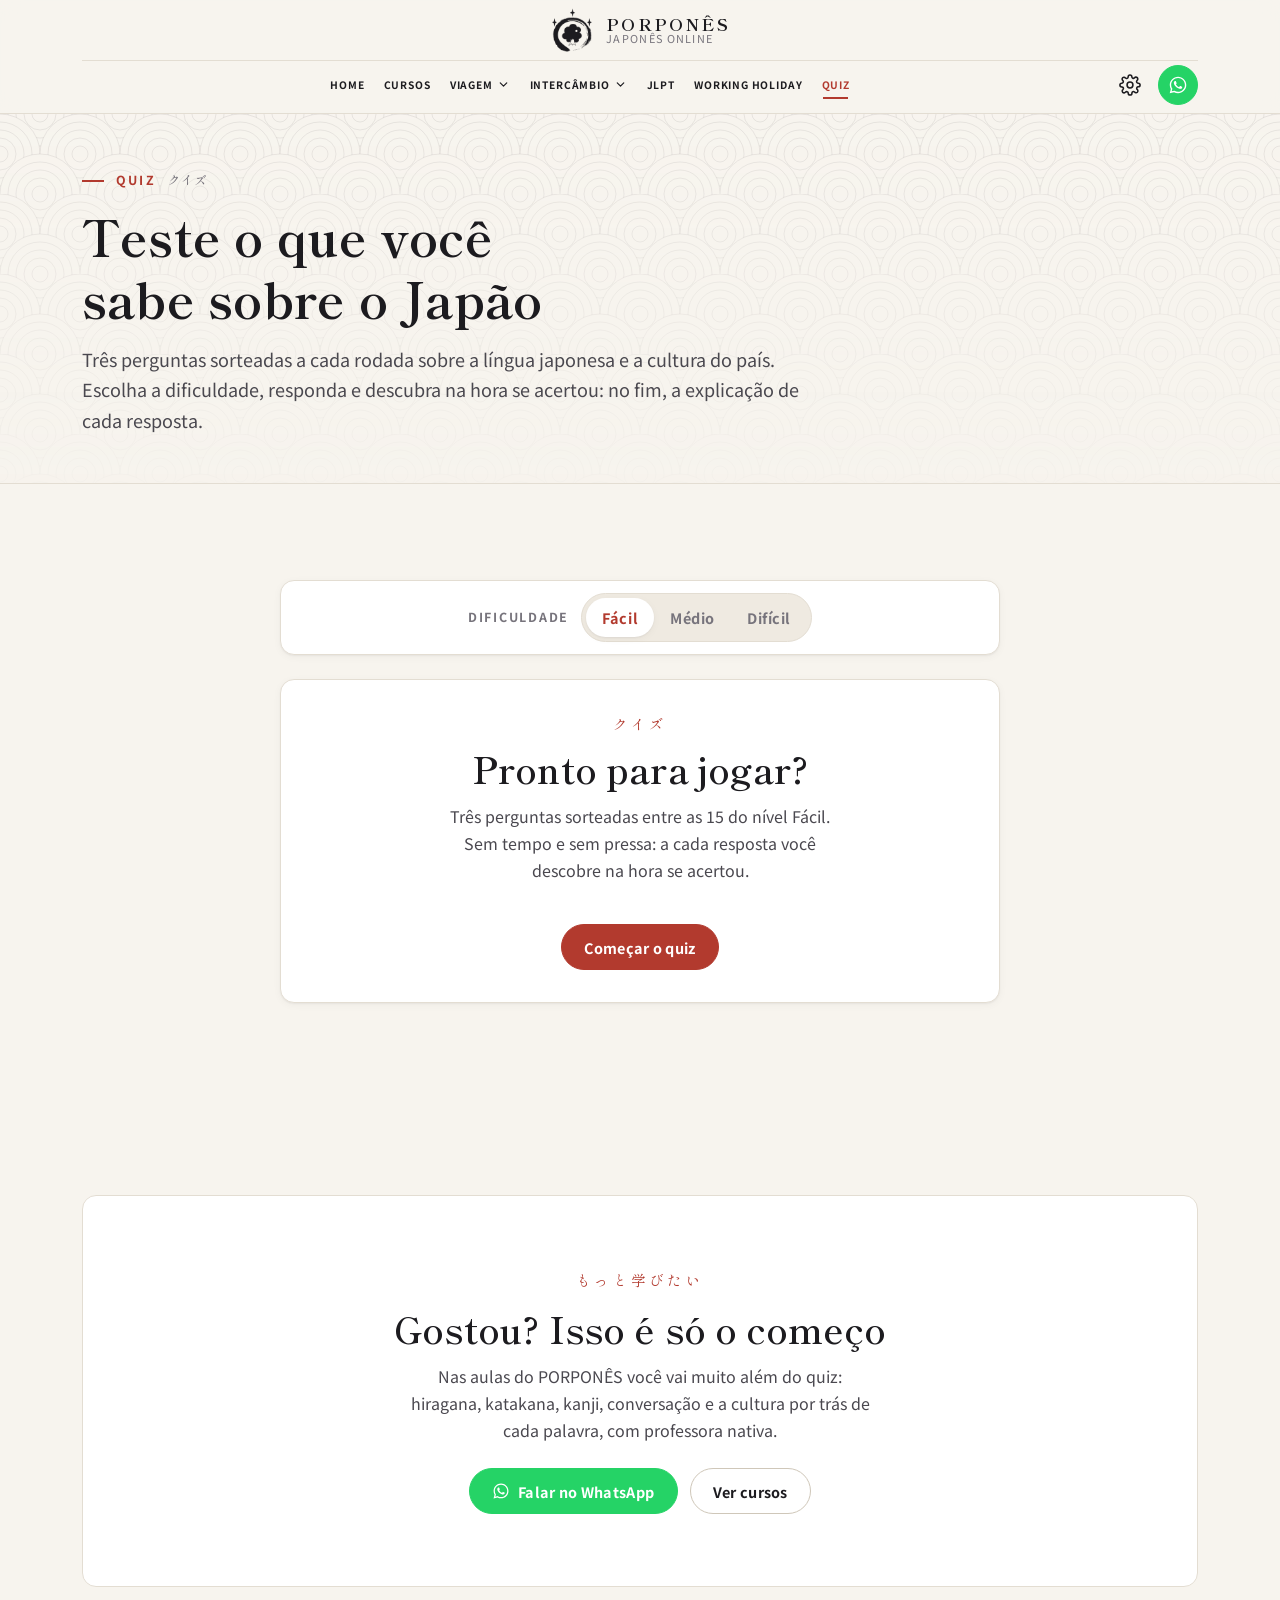
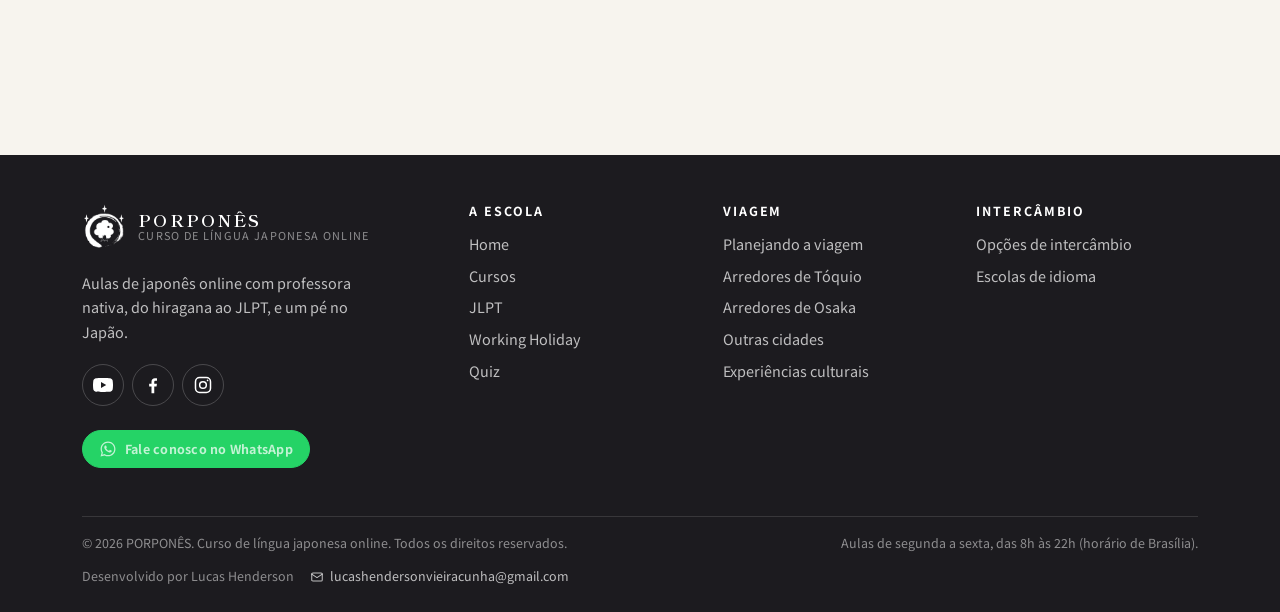
<file: quiz.html>
<!DOCTYPE html>
<html lang="pt-BR">
<head>
  <meta charset="UTF-8">
  <meta name="viewport" content="width=device-width, initial-scale=1">
  <title data-i18n>Quiz de japonês | PORPONÊS</title>
  <meta name="description" content="Teste seus conhecimentos sobre a língua japonesa e a cultura do Japão: três perguntas por rodada, em três níveis de dificuldade." data-i18n-attr="content">
  <meta name="theme-color" content="#f7f4ee">
  <link rel="icon" href="assets/img/favicon.ico" sizes="16x16 32x32 48x48">
  <link rel="icon" type="image/png" sizes="32x32" href="assets/img/favicon-32.png">
  <link rel="icon" type="image/png" sizes="192x192" href="assets/img/icon-192.png">
  <link rel="apple-touch-icon" sizes="180x180" href="assets/img/apple-touch-icon.png">
  <link rel="preconnect" href="https://fonts.googleapis.com">
  <link rel="preconnect" href="https://fonts.gstatic.com" crossorigin>
  <link href="https://fonts.googleapis.com/css2?family=Noto+Sans+JP:wght@400;500;700&family=Shippori+Mincho:wght@500;600;700&display=swap" rel="stylesheet">
  <link rel="stylesheet" href="assets/css/style.css">
  <script>
    /* Aplica tema e idioma salvos antes da primeira pintura (evita "piscar").
       Preferências: localStorage "porpones-theme" (light/dark) e "porpones-lang" (pt/en/ja). */
    (function () {
      var d = document.documentElement;
      d.classList.add("js");
      try {
        var t = localStorage.getItem("porpones-theme");
        if (t !== "dark" && t !== "light") {
          t = window.matchMedia && matchMedia("(prefers-color-scheme: dark)").matches ? "dark" : "light";
        }
        d.setAttribute("data-theme", t);
        var l = localStorage.getItem("porpones-lang");
        var q = /[?&]lang=(pt|en|ja)\b/.exec(location.search);
        if (q) l = q[1];
        if (l === "en" || l === "ja") {
          d.setAttribute("lang", l);
          d.classList.add("i18n-pending");
          setTimeout(function () { d.classList.remove("i18n-pending"); }, 1500);
        }
      } catch (e) {
        d.setAttribute("data-theme", "light");
      }
    })();
  </script>
</head>
<body>
<a class="skip-link" href="#conteudo" data-i18n>Ir para o conteúdo</a>

<header class="site-header">
  <div class="container site-header__inner">
    <a class="brand" href="index.html" aria-label="PORPONÊS, página inicial" data-i18n-attr="aria-label">
      <img class="brand__logo" src="assets/img/logo.png" alt="PORPONÊS" width="44" height="44" data-logo data-logo-dark="assets/img/logo-white.png">
      <span class="brand__text">
        <span class="brand__name">PORPONÊS</span>
        <span class="brand__tagline" data-i18n>Japonês online</span>
      </span>
    </a>

    <nav class="nav" id="site-nav" aria-label="Navegação principal" data-i18n-attr="aria-label">
      <div class="nav__head">
        <span class="nav__title" data-i18n>Menu</span>
        <button class="icon-btn nav__close" type="button" aria-label="Fechar menu" data-i18n-attr="aria-label"><svg viewBox="0 0 24 24" fill="none" stroke="currentColor" stroke-width="1.8" stroke-linecap="round" stroke-linejoin="round" aria-hidden="true" focusable="false"><path d="M6 6l12 12M18 6L6 18"/></svg></button>
      </div>
      <ul class="nav__list">
        <li class="nav__item"><a class="nav__link" href="index.html" data-i18n>Home</a></li>
        <li class="nav__item"><a class="nav__link" href="cursos.html" data-i18n>Cursos</a></li>
        <li class="nav__item nav__item--has-sub">
          <button class="nav__sub-toggle" type="button" aria-expanded="false" aria-controls="sub-viagem">
            <span data-i18n>Viagem</span><svg viewBox="0 0 24 24" fill="none" stroke="currentColor" stroke-width="2.2" stroke-linecap="round" stroke-linejoin="round" aria-hidden="true" focusable="false"><path d="M6 9l6 6 6-6"/></svg>
          </button>
          <div class="nav__sub-wrap">
            <ul class="nav__sub" id="sub-viagem">
              <li><a class="nav__sub-link" href="viagem.html" data-i18n>Visão geral</a></li>
              <li><a class="nav__sub-link" href="viagem-tokyo.html" data-i18n>Arredores de Tóquio</a></li>
              <li><a class="nav__sub-link" href="viagem-osaka.html" data-i18n>Arredores de Osaka</a></li>
              <li><a class="nav__sub-link" href="viagem-outras-cidades.html" data-i18n>Outras cidades</a></li>
              <li><a class="nav__sub-link" href="viagem-experiencias.html" data-i18n>Experiências culturais</a></li>
            </ul>
          </div>
        </li>
        <li class="nav__item nav__item--has-sub">
          <button class="nav__sub-toggle" type="button" aria-expanded="false" aria-controls="sub-intercambio">
            <span data-i18n>Intercâmbio</span><svg viewBox="0 0 24 24" fill="none" stroke="currentColor" stroke-width="2.2" stroke-linecap="round" stroke-linejoin="round" aria-hidden="true" focusable="false"><path d="M6 9l6 6 6-6"/></svg>
          </button>
          <div class="nav__sub-wrap">
            <ul class="nav__sub" id="sub-intercambio">
              <li><a class="nav__sub-link" href="intercambio.html" data-i18n>Visão geral</a></li>
              <li><a class="nav__sub-link" href="escola-de-idioma.html" data-i18n>Escolas de idioma</a></li>
            </ul>
          </div>
        </li>
        <li class="nav__item"><a class="nav__link" href="jlpt.html" data-i18n>JLPT</a></li>
        <li class="nav__item"><a class="nav__link" href="working-holiday.html" data-i18n>Working Holiday</a></li>
        <li class="nav__item"><a class="nav__link is-active" href="quiz.html" aria-current="page" data-i18n>Quiz</a></li>
      </ul>
      <div class="nav__cta">
        <a class="btn btn--whatsapp" href="#" data-whatsapp-link><svg viewBox="0 0 24 24" fill="currentColor" aria-hidden="true" focusable="false"><path d="M12.04 2C6.58 2 2.13 6.45 2.13 11.91c0 1.75.46 3.45 1.32 4.95L2.05 22l5.25-1.38c1.45.79 3.08 1.21 4.74 1.21 5.46 0 9.91-4.45 9.91-9.91S17.5 2 12.04 2zm0 18.15c-1.48 0-2.93-.4-4.2-1.15l-.3-.18-3.12.82.83-3.04-.2-.31a8.2 8.2 0 0 1-1.26-4.38c0-4.54 3.7-8.24 8.24-8.24 4.54 0 8.24 3.7 8.24 8.24s-3.69 8.24-8.23 8.24zm4.52-6.16c-.25-.12-1.47-.72-1.69-.81-.23-.08-.39-.12-.56.12-.17.25-.64.81-.78.97-.14.17-.29.19-.54.06-.25-.12-1.05-.39-1.99-1.23-.74-.66-1.23-1.47-1.38-1.72-.14-.25-.02-.38.11-.51.11-.11.25-.29.37-.43.12-.14.17-.25.25-.41.08-.17.04-.31-.02-.43-.06-.12-.56-1.34-.76-1.84-.2-.48-.41-.42-.56-.43h-.48c-.17 0-.43.06-.66.31-.22.25-.86.85-.86 2.07 0 1.22.89 2.4 1.01 2.56.12.17 1.75 2.67 4.23 3.74.59.26 1.05.41 1.41.52.59.19 1.13.16 1.56.1.48-.07 1.47-.6 1.67-1.18.21-.58.21-1.07.14-1.18-.06-.1-.22-.16-.47-.28z"/></svg><span data-i18n>Fale conosco</span></a>
      </div>
    </nav>

    <div class="header-tools">
      <div class="settings">
        <button class="icon-btn settings__btn" type="button" aria-haspopup="true" aria-expanded="false" aria-controls="settings-menu" aria-label="Configurações" data-i18n-attr="aria-label">
          <svg viewBox="0 0 24 24" fill="none" stroke="currentColor" stroke-width="1.7" stroke-linecap="round" stroke-linejoin="round" aria-hidden="true" focusable="false"><circle cx="12" cy="12" r="3.2"/><path d="M19.4 15a1.7 1.7 0 0 0 .3 1.8l.1.1a2 2 0 1 1-2.8 2.8l-.1-.1a1.7 1.7 0 0 0-1.8-.3 1.7 1.7 0 0 0-1 1.5V21a2 2 0 1 1-4 0v-.1a1.7 1.7 0 0 0-1.1-1.5 1.7 1.7 0 0 0-1.8.3l-.1.1a2 2 0 1 1-2.8-2.8l.1-.1a1.7 1.7 0 0 0 .3-1.8 1.7 1.7 0 0 0-1.5-1H3a2 2 0 1 1 0-4h.1a1.7 1.7 0 0 0 1.5-1.1 1.7 1.7 0 0 0-.3-1.8l-.1-.1a2 2 0 1 1 2.8-2.8l.1.1a1.7 1.7 0 0 0 1.8.3H9a1.7 1.7 0 0 0 1-1.5V3a2 2 0 1 1 4 0v.1a1.7 1.7 0 0 0 1 1.5 1.7 1.7 0 0 0 1.8-.3l.1-.1a2 2 0 1 1 2.8 2.8l-.1.1a1.7 1.7 0 0 0-.3 1.8V9a1.7 1.7 0 0 0 1.5 1H21a2 2 0 1 1 0 4h-.1a1.7 1.7 0 0 0-1.5 1z"/></svg>
        </button>
        <div class="settings__menu" id="settings-menu" role="group" aria-label="Configurações" data-i18n-attr="aria-label">
          <span class="settings__title" data-i18n>Configurações</span>
          <div class="settings__row">
            <span class="settings__icon"><svg viewBox="0 0 24 24" fill="none" stroke="currentColor" stroke-width="1.7" stroke-linecap="round" stroke-linejoin="round" aria-hidden="true" focusable="false"><circle cx="12" cy="12" r="9"/><path d="M3 12h18M12 3c2.6 2.6 3.9 5.6 3.9 9s-1.3 6.4-3.9 9c-2.6-2.6-3.9-5.6-3.9-9S9.4 5.6 12 3z"/></svg></span>
            <span class="settings__text"><span class="settings__name" data-i18n>Idioma</span></span>
            <div class="seg" role="radiogroup" aria-label="Idioma" data-i18n-attr="aria-label">
              <button class="seg__btn lang-option" type="button" role="radio" aria-checked="true" data-lang="pt" lang="pt-BR" title="Português">PT</button>
              <button class="seg__btn lang-option" type="button" role="radio" aria-checked="false" data-lang="en" lang="en" title="English">EN</button>
              <button class="seg__btn lang-option" type="button" role="radio" aria-checked="false" data-lang="ja" lang="ja" title="日本語">日本語</button>
            </div>
          </div>
          <button class="settings__row settings__toggle theme-toggle" type="button" aria-pressed="false">
            <span class="settings__icon"><svg viewBox="0 0 24 24" aria-hidden="true" focusable="false"><g class="theme-toggle__sun" fill="none" stroke="currentColor" stroke-width="1.8" stroke-linecap="round"><circle cx="12" cy="12" r="4"/><g class="theme-toggle__rays"><path d="M12 2.5v2M12 19.5v2M2.5 12h2M19.5 12h2M5.3 5.3l1.4 1.4M17.3 17.3l1.4 1.4M5.3 18.7l1.4-1.4M17.3 6.7l1.4-1.4"/></g></g><path class="theme-toggle__moon" fill="currentColor" d="M20.6 14.3A8.6 8.6 0 0 1 9.7 3.4a8.6 8.6 0 1 0 10.9 10.9z"/></svg></span>
            <span class="settings__text"><span class="settings__name" data-i18n>Tema</span><span class="settings__state"><span class="theme-toggle__state theme-toggle__state--light" data-i18n>Claro</span><span class="theme-toggle__state theme-toggle__state--dark" data-i18n>Escuro</span></span></span>
            <span class="switch" aria-hidden="true"></span>
          </button>
          <button class="settings__row settings__toggle sound-toggle" type="button" aria-pressed="true">
            <span class="settings__icon"><svg viewBox="0 0 24 24" fill="none" stroke="currentColor" stroke-width="1.8" stroke-linecap="round" stroke-linejoin="round" aria-hidden="true" focusable="false"><path d="M4 9.5v5h3.4l4.6 4v-13l-4.6 4z"/><path class="sound-toggle__wave" d="M15.5 9.6a3.4 3.4 0 0 1 0 4.8"/><path class="sound-toggle__wave" d="M18.2 7a7.2 7.2 0 0 1 0 10"/><path class="sound-toggle__slash" d="M4 4l16 16"/></svg></span>
            <span class="settings__text"><span class="settings__name" data-i18n>Sons da interface</span><span class="settings__state"><span class="sound-toggle__label sound-toggle__label--on" data-i18n>Ligados</span><span class="sound-toggle__label sound-toggle__label--off" data-i18n>Desligados</span></span></span>
            <span class="switch" aria-hidden="true"></span>
          </button>
        </div>
      </div>
      <a class="btn btn--whatsapp btn--sm header-cta" href="#" data-whatsapp-link><svg viewBox="0 0 24 24" fill="currentColor" aria-hidden="true" focusable="false"><path d="M12.04 2C6.58 2 2.13 6.45 2.13 11.91c0 1.75.46 3.45 1.32 4.95L2.05 22l5.25-1.38c1.45.79 3.08 1.21 4.74 1.21 5.46 0 9.91-4.45 9.91-9.91S17.5 2 12.04 2zm0 18.15c-1.48 0-2.93-.4-4.2-1.15l-.3-.18-3.12.82.83-3.04-.2-.31a8.2 8.2 0 0 1-1.26-4.38c0-4.54 3.7-8.24 8.24-8.24 4.54 0 8.24 3.7 8.24 8.24s-3.69 8.24-8.23 8.24zm4.52-6.16c-.25-.12-1.47-.72-1.69-.81-.23-.08-.39-.12-.56.12-.17.25-.64.81-.78.97-.14.17-.29.19-.54.06-.25-.12-1.05-.39-1.99-1.23-.74-.66-1.23-1.47-1.38-1.72-.14-.25-.02-.38.11-.51.11-.11.25-.29.37-.43.12-.14.17-.25.25-.41.08-.17.04-.31-.02-.43-.06-.12-.56-1.34-.76-1.84-.2-.48-.41-.42-.56-.43h-.48c-.17 0-.43.06-.66.31-.22.25-.86.85-.86 2.07 0 1.22.89 2.4 1.01 2.56.12.17 1.75 2.67 4.23 3.74.59.26 1.05.41 1.41.52.59.19 1.13.16 1.56.1.48-.07 1.47-.6 1.67-1.18.21-.58.21-1.07.14-1.18-.06-.1-.22-.16-.47-.28z"/></svg><span data-i18n>Fale conosco</span></a>
      <button class="icon-btn nav-toggle" type="button" aria-expanded="false" aria-controls="site-nav" aria-label="Abrir menu" data-i18n-attr="aria-label">
        <span class="icon-menu"><svg viewBox="0 0 24 24" fill="none" stroke="currentColor" stroke-width="1.8" stroke-linecap="round" stroke-linejoin="round" aria-hidden="true" focusable="false"><path d="M4 7h16M4 12h16M4 17h16"/></svg></span>
        <span class="icon-close"><svg viewBox="0 0 24 24" fill="none" stroke="currentColor" stroke-width="1.8" stroke-linecap="round" stroke-linejoin="round" aria-hidden="true" focusable="false"><path d="M6 6l12 12M18 6L6 18"/></svg></span>
      </button>
    </div>
  </div>
</header>

<main id="conteudo">
<section class="page-hero pattern-seigaiha">
  <div class="container">
    <div class="page-hero__inner">
      <p class="eyebrow" data-i18n>Quiz <span lang="ja">クイズ</span></p>
      <h1 data-i18n>Teste o que você sabe sobre o Japão</h1>
      <p class="lead" data-i18n>Três perguntas sorteadas a cada rodada sobre a língua japonesa e a cultura do país. Escolha a dificuldade, responda e descubra na hora se acertou: no fim, a explicação de cada resposta.</p>
    </div>
  </div>
</section>

<section class="section">
  <div class="container">
    <!-- ===================================================================
  O quiz é montado por assets/js/quiz.js. As 45 perguntas (15 por nível)
  e as ilustrações ficam em assets/js/quiz-perguntas.js: é lá que se
  edita o conteúdo. Aqui só ficam a barra de dificuldade e o espaço
  onde as telas do jogo são desenhadas.
=================================================================== -->
    <div class="quiz" data-quiz>
      <div class="quiz__bar">
        <span class="quiz__bar-label" data-i18n>Dificuldade</span>
        <div class="seg seg--lg" role="radiogroup" aria-label="Dificuldade do quiz" data-i18n-attr="aria-label" data-quiz-levels>
          <button class="seg__btn" type="button" role="radio" aria-checked="true" tabindex="0" data-level="facil" data-no-click-sound data-i18n>Fácil</button>
          <button class="seg__btn" type="button" role="radio" aria-checked="false" tabindex="-1" data-level="medio" data-no-click-sound data-i18n>Médio</button>
          <button class="seg__btn" type="button" role="radio" aria-checked="false" tabindex="-1" data-level="dificil" data-no-click-sound data-i18n>Difícil</button>
        </div>
      </div>
      <div class="quiz__stage" data-quiz-stage>
        <p class="quiz__noscript" data-i18n>O quiz precisa de JavaScript ativado no navegador.</p>
      </div>
    </div>
  </div>
</section>

<section class="section section--tight">
  <div class="container">
    <div class="cta-block">
      <span class="cta-block__jp" lang="ja">もっと学びたい</span>
      <h2 data-i18n>Gostou? Isso é só o começo</h2>
      <p data-i18n>Nas aulas do PORPONÊS você vai muito além do quiz: hiragana, katakana, kanji, conversação e a cultura por trás de cada palavra, com professora nativa.</p>
      <div class="btn-group">
        <a class="btn btn--whatsapp" href="#" data-whatsapp-link data-whatsapp-message="Olá! Fiz o quiz no site do PORPONÊS e gostaria de saber mais sobre as aulas." data-i18n-attr="data-whatsapp-message"><svg viewBox="0 0 24 24" fill="currentColor" aria-hidden="true" focusable="false"><path d="M12.04 2C6.58 2 2.13 6.45 2.13 11.91c0 1.75.46 3.45 1.32 4.95L2.05 22l5.25-1.38c1.45.79 3.08 1.21 4.74 1.21 5.46 0 9.91-4.45 9.91-9.91S17.5 2 12.04 2zm0 18.15c-1.48 0-2.93-.4-4.2-1.15l-.3-.18-3.12.82.83-3.04-.2-.31a8.2 8.2 0 0 1-1.26-4.38c0-4.54 3.7-8.24 8.24-8.24 4.54 0 8.24 3.7 8.24 8.24s-3.69 8.24-8.23 8.24zm4.52-6.16c-.25-.12-1.47-.72-1.69-.81-.23-.08-.39-.12-.56.12-.17.25-.64.81-.78.97-.14.17-.29.19-.54.06-.25-.12-1.05-.39-1.99-1.23-.74-.66-1.23-1.47-1.38-1.72-.14-.25-.02-.38.11-.51.11-.11.25-.29.37-.43.12-.14.17-.25.25-.41.08-.17.04-.31-.02-.43-.06-.12-.56-1.34-.76-1.84-.2-.48-.41-.42-.56-.43h-.48c-.17 0-.43.06-.66.31-.22.25-.86.85-.86 2.07 0 1.22.89 2.4 1.01 2.56.12.17 1.75 2.67 4.23 3.74.59.26 1.05.41 1.41.52.59.19 1.13.16 1.56.1.48-.07 1.47-.6 1.67-1.18.21-.58.21-1.07.14-1.18-.06-.1-.22-.16-.47-.28z"/></svg><span data-i18n>Falar no WhatsApp</span></a>
        <a class="btn btn--ghost" href="cursos.html" data-i18n>Ver cursos</a>
      </div>
    </div>
  </div>
</section>
</main>

<footer class="site-footer">
  <div class="container">
    <div class="site-footer__grid">
      <div>
        <a class="brand" href="index.html" aria-label="PORPONÊS, página inicial" data-i18n-attr="aria-label">
          <img class="brand__logo" src="assets/img/logo-white.png" alt="PORPONÊS" width="44" height="44" data-logo>
          <span class="brand__text">
            <span class="brand__name">PORPONÊS</span>
            <span class="brand__tagline" data-i18n>Curso de língua japonesa online</span>
          </span>
        </a>
        <p class="site-footer__about" data-i18n>Aulas de japonês online com professora nativa, do hiragana ao JLPT, e um pé no Japão.</p>
        <div class="social" style="margin-top:1.25rem">
          <a href="https://www.youtube.com/channel/UCExkZOgnUnITbI4Hg4xWzkQ" target="_blank" rel="noopener noreferrer" aria-label="YouTube"><svg viewBox="0 0 24 24" fill="currentColor" aria-hidden="true" focusable="false"><path d="M23.5 6.2a3 3 0 0 0-2.1-2.1C19.5 3.6 12 3.6 12 3.6s-7.5 0-9.4.5A3 3 0 0 0 .5 6.2 31 31 0 0 0 0 12a31 31 0 0 0 .5 5.8 3 3 0 0 0 2.1 2.1c1.9.5 9.4.5 9.4.5s7.5 0 9.4-.5a3 3 0 0 0 2.1-2.1A31 31 0 0 0 24 12a31 31 0 0 0-.5-5.8zM9.6 15.6V8.4l6.3 3.6-6.3 3.6z"/></svg></a>
          <a href="https://www.facebook.com/maki.sousa.7/" target="_blank" rel="noopener noreferrer" aria-label="Facebook"><svg viewBox="0 0 24 24" fill="currentColor" aria-hidden="true" focusable="false"><path d="M13.5 22v-8.2h2.8l.4-3.2h-3.2V8.5c0-.9.3-1.6 1.6-1.6h1.7V4.1c-.3 0-1.3-.1-2.5-.1-2.5 0-4.1 1.5-4.1 4.2v2.4H7.4v3.2h2.8V22h3.3z"/></svg></a>
          <a href="https://www.instagram.com/porponesmaki/" target="_blank" rel="noopener noreferrer" aria-label="Instagram"><svg viewBox="0 0 24 24" fill="none" stroke="currentColor" stroke-width="1.8" stroke-linecap="round" stroke-linejoin="round" aria-hidden="true" focusable="false"><rect x="3" y="3" width="18" height="18" rx="5"/><circle cx="12" cy="12" r="4"/><circle cx="17.5" cy="6.5" r="1" fill="currentColor" stroke="none"/></svg></a>
        </div>
        <a class="btn btn--whatsapp btn--sm" href="#" data-whatsapp-link><svg viewBox="0 0 24 24" fill="currentColor" aria-hidden="true" focusable="false"><path d="M12.04 2C6.58 2 2.13 6.45 2.13 11.91c0 1.75.46 3.45 1.32 4.95L2.05 22l5.25-1.38c1.45.79 3.08 1.21 4.74 1.21 5.46 0 9.91-4.45 9.91-9.91S17.5 2 12.04 2zm0 18.15c-1.48 0-2.93-.4-4.2-1.15l-.3-.18-3.12.82.83-3.04-.2-.31a8.2 8.2 0 0 1-1.26-4.38c0-4.54 3.7-8.24 8.24-8.24 4.54 0 8.24 3.7 8.24 8.24s-3.69 8.24-8.23 8.24zm4.52-6.16c-.25-.12-1.47-.72-1.69-.81-.23-.08-.39-.12-.56.12-.17.25-.64.81-.78.97-.14.17-.29.19-.54.06-.25-.12-1.05-.39-1.99-1.23-.74-.66-1.23-1.47-1.38-1.72-.14-.25-.02-.38.11-.51.11-.11.25-.29.37-.43.12-.14.17-.25.25-.41.08-.17.04-.31-.02-.43-.06-.12-.56-1.34-.76-1.84-.2-.48-.41-.42-.56-.43h-.48c-.17 0-.43.06-.66.31-.22.25-.86.85-.86 2.07 0 1.22.89 2.4 1.01 2.56.12.17 1.75 2.67 4.23 3.74.59.26 1.05.41 1.41.52.59.19 1.13.16 1.56.1.48-.07 1.47-.6 1.67-1.18.21-.58.21-1.07.14-1.18-.06-.1-.22-.16-.47-.28z"/></svg><span data-i18n>Fale conosco no WhatsApp</span></a>
      </div>

      <div>
        <h2 class="site-footer__title" data-i18n>A escola</h2>
        <ul class="site-footer__links">
          <li><a href="index.html" data-i18n>Home</a></li>
          <li><a href="cursos.html" data-i18n>Cursos</a></li>
          <li><a href="jlpt.html" data-i18n>JLPT</a></li>
          <li><a href="working-holiday.html" data-i18n>Working Holiday</a></li>
          <li><a href="quiz.html" data-i18n>Quiz</a></li>
        </ul>
      </div>

      <div>
        <h2 class="site-footer__title" data-i18n>Viagem</h2>
        <ul class="site-footer__links">
          <li><a href="viagem.html" data-i18n>Planejando a viagem</a></li>
          <li><a href="viagem-tokyo.html" data-i18n>Arredores de Tóquio</a></li>
          <li><a href="viagem-osaka.html" data-i18n>Arredores de Osaka</a></li>
          <li><a href="viagem-outras-cidades.html" data-i18n>Outras cidades</a></li>
          <li><a href="viagem-experiencias.html" data-i18n>Experiências culturais</a></li>
        </ul>
      </div>

      <div>
        <h2 class="site-footer__title" data-i18n>Intercâmbio</h2>
        <ul class="site-footer__links">
          <li><a href="intercambio.html" data-i18n>Opções de intercâmbio</a></li>
          <li><a href="escola-de-idioma.html" data-i18n>Escolas de idioma</a></li>
        </ul>
      </div>
    </div>

    <div class="site-footer__bottom">
      <span>&copy; <span data-year>2026</span> PORPONÊS. <span data-i18n>Curso de língua japonesa online. Todos os direitos reservados.</span></span>
      <span data-i18n>Aulas de segunda a sexta, das 8h às 22h (horário de Brasília).</span>
    </div>
    <div class="site-footer__credit">
      <span data-i18n>Desenvolvido por Lucas Henderson</span>
      <a href="mailto:lucashendersonvieiracunha@gmail.com"><svg viewBox="0 0 24 24" fill="none" stroke="currentColor" stroke-width="1.8" stroke-linecap="round" stroke-linejoin="round" aria-hidden="true" focusable="false"><rect x="3" y="5" width="18" height="14" rx="2"/><path d="M3 7l9 6 9-6"/></svg>lucashendersonvieiracunha@gmail.com</a>
    </div>
  </div>
</footer>


<script src="assets/js/translations.js"></script>
<script src="assets/js/main.js"></script>
<script src="assets/js/quiz-perguntas.js"></script>
<script src="assets/js/quiz.js"></script>
</body>
</html>
</file>
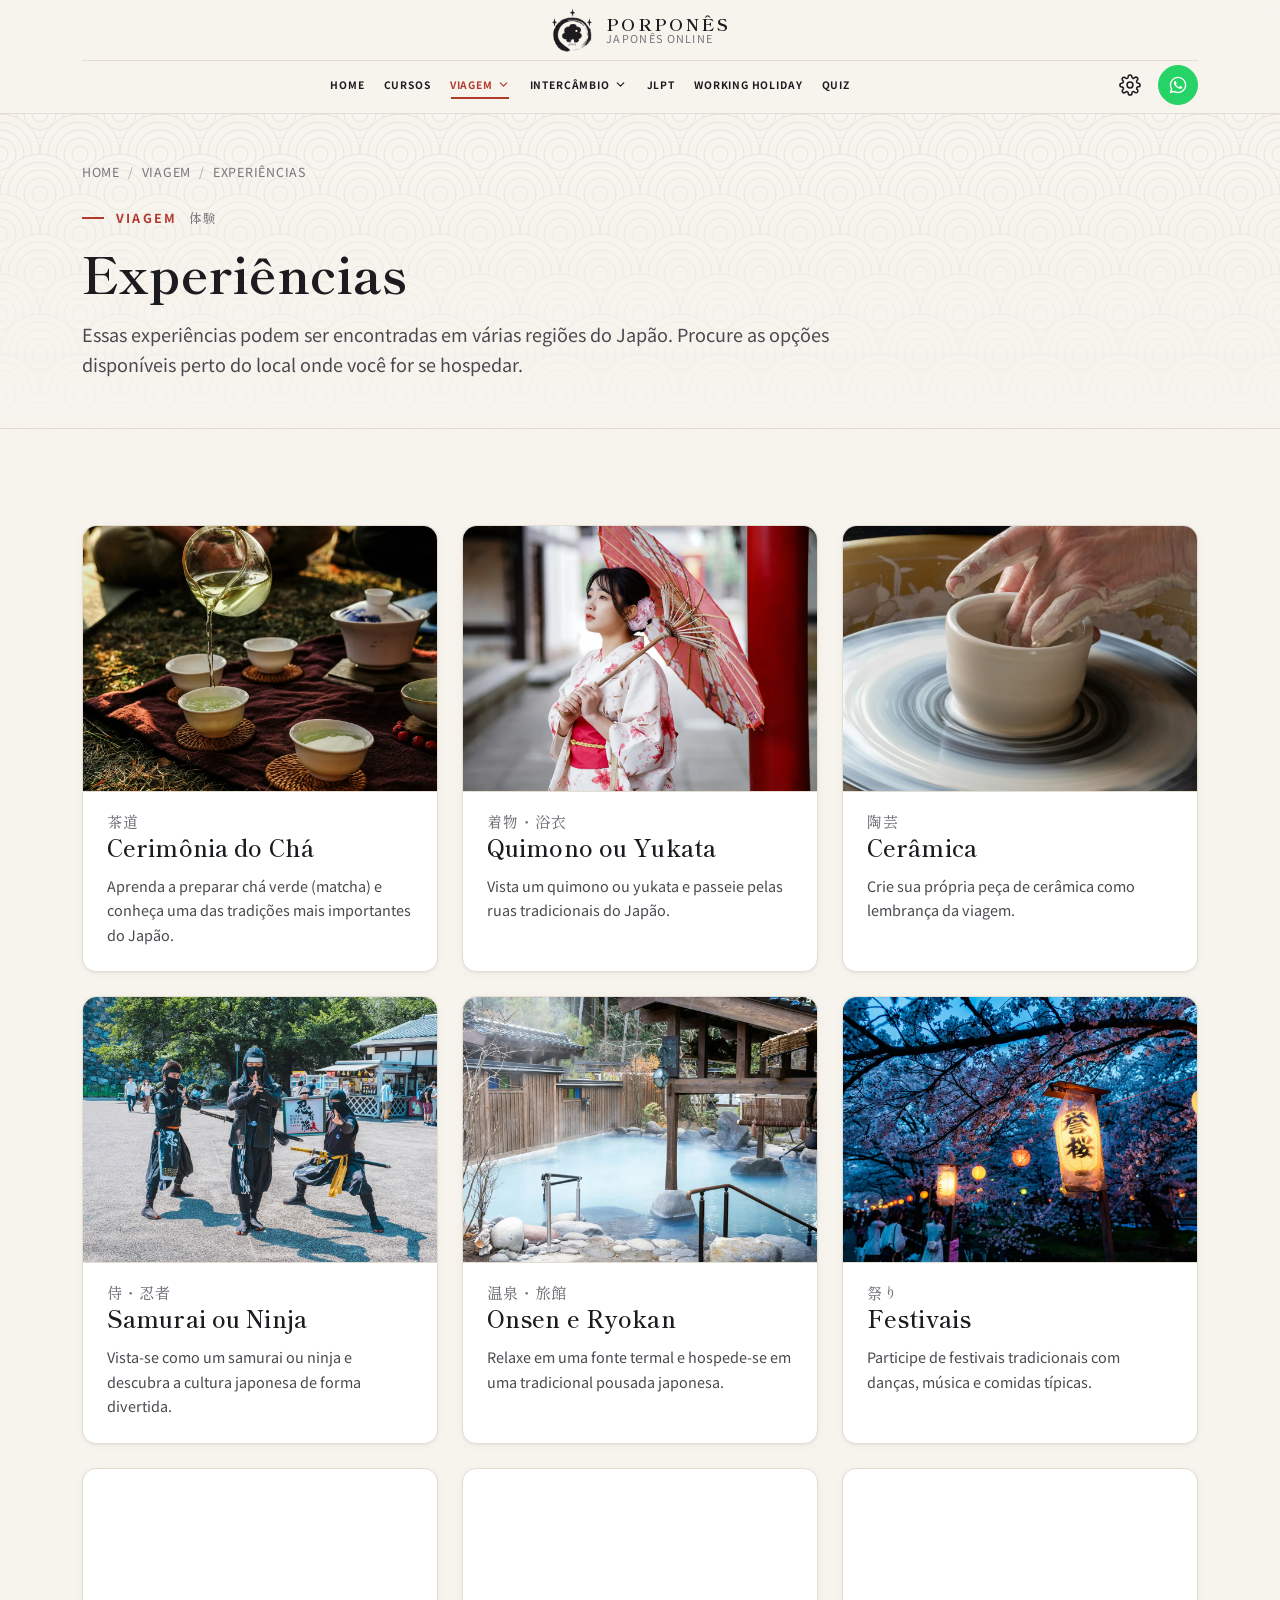
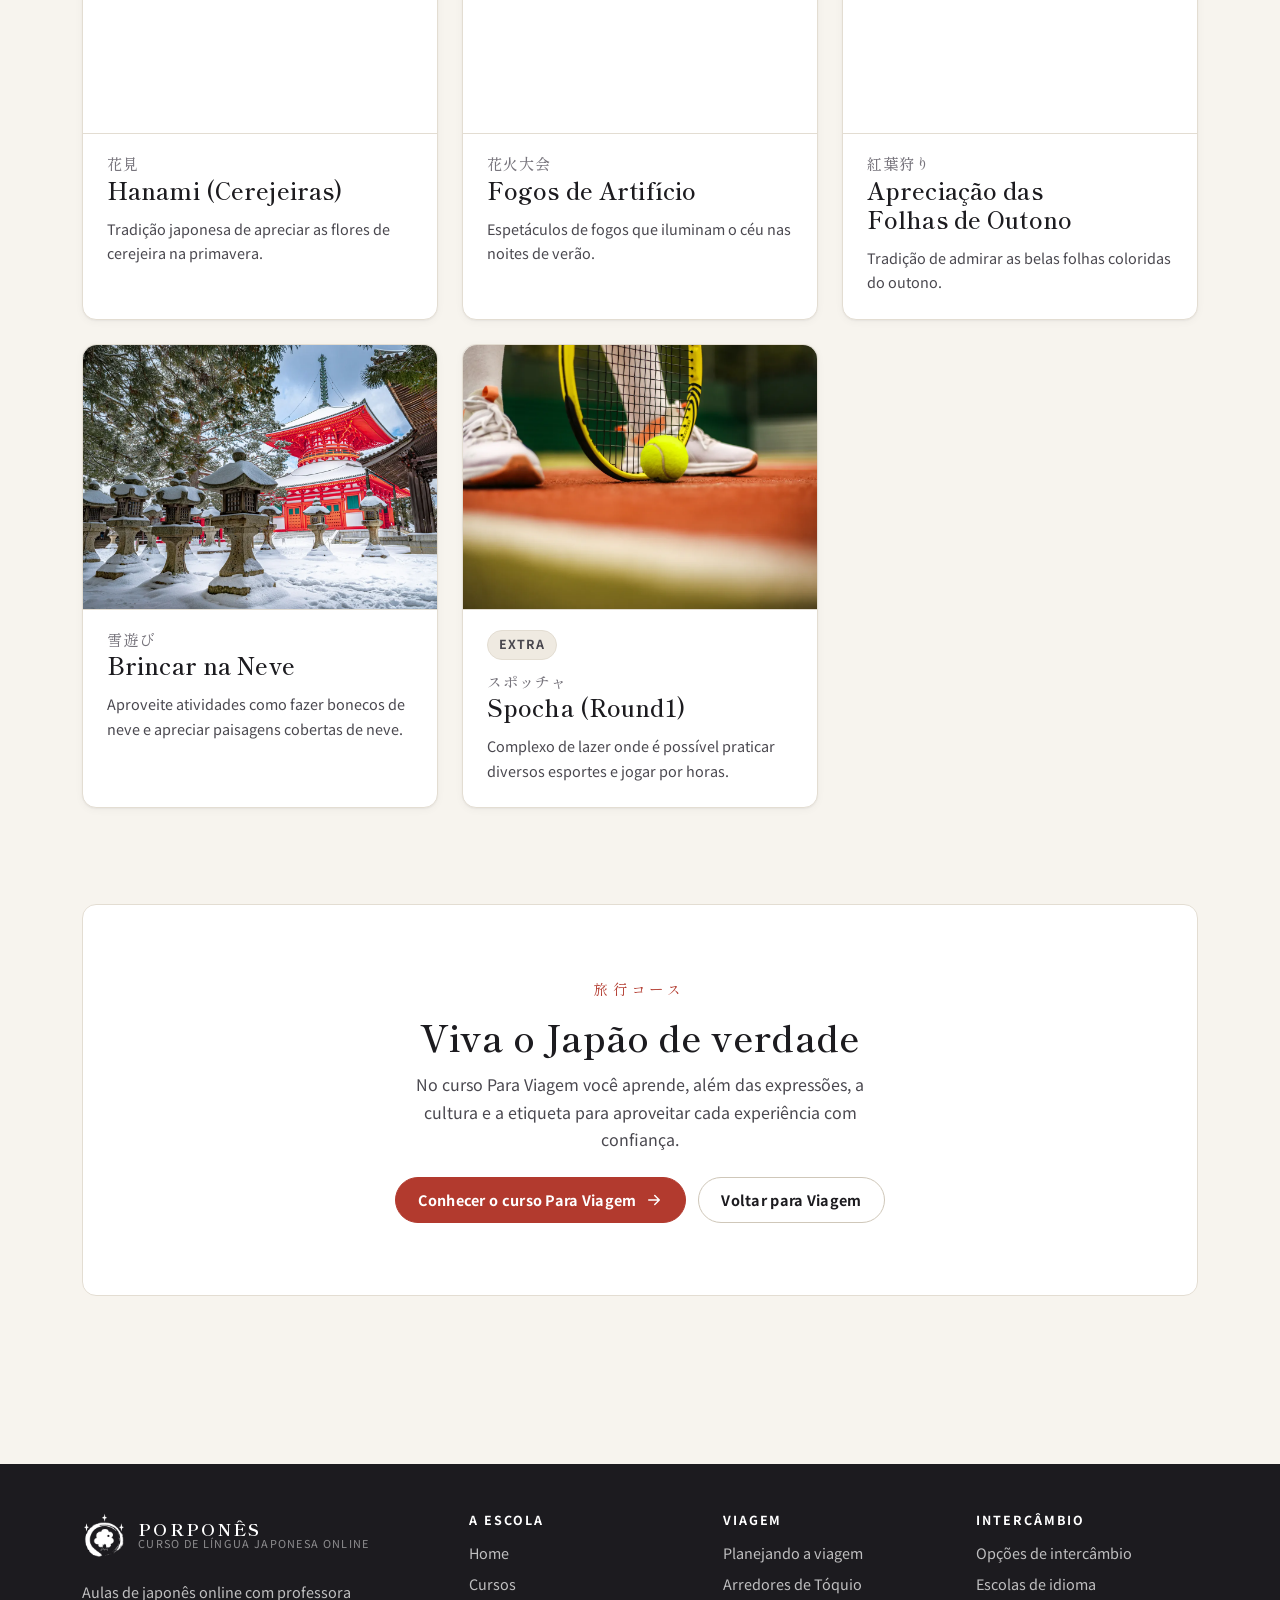
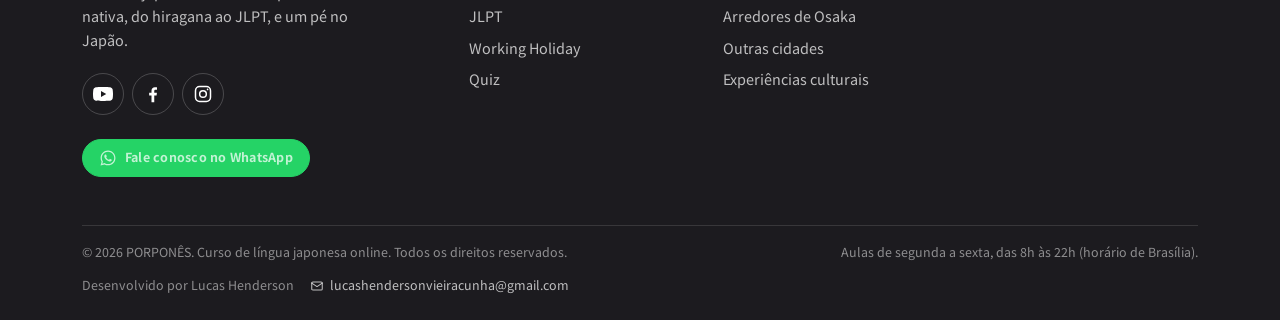
<file: viagem-experiencias.html>
<!DOCTYPE html>
<html lang="pt-BR">
<head>
  <meta charset="UTF-8">
  <meta name="viewport" content="width=device-width, initial-scale=1">
  <title data-i18n>Experiências culturais no Japão | PORPONÊS</title>
  <meta name="description" content="Cerimônia do chá, quimono, onsen, festivais, hanami e outras experiências que só o Japão oferece." data-i18n-attr="content">
  <meta name="theme-color" content="#f7f4ee">
  <link rel="icon" href="assets/img/favicon.ico" sizes="16x16 32x32 48x48">
  <link rel="icon" type="image/png" sizes="32x32" href="assets/img/favicon-32.png">
  <link rel="icon" type="image/png" sizes="192x192" href="assets/img/icon-192.png">
  <link rel="apple-touch-icon" sizes="180x180" href="assets/img/apple-touch-icon.png">
  <link rel="preconnect" href="https://fonts.googleapis.com">
  <link rel="preconnect" href="https://fonts.gstatic.com" crossorigin>
  <link href="https://fonts.googleapis.com/css2?family=Noto+Sans+JP:wght@400;500;700&family=Shippori+Mincho:wght@500;600;700&display=swap" rel="stylesheet">
  <link rel="stylesheet" href="assets/css/style.css">
  <script>
    /* Aplica tema e idioma salvos antes da primeira pintura (evita "piscar").
       Preferências: localStorage "porpones-theme" (light/dark) e "porpones-lang" (pt/en/ja). */
    (function () {
      var d = document.documentElement;
      d.classList.add("js");
      try {
        var t = localStorage.getItem("porpones-theme");
        if (t !== "dark" && t !== "light") {
          t = window.matchMedia && matchMedia("(prefers-color-scheme: dark)").matches ? "dark" : "light";
        }
        d.setAttribute("data-theme", t);
        var l = localStorage.getItem("porpones-lang");
        var q = /[?&]lang=(pt|en|ja)\b/.exec(location.search);
        if (q) l = q[1];
        if (l === "en" || l === "ja") {
          d.setAttribute("lang", l);
          d.classList.add("i18n-pending");
          setTimeout(function () { d.classList.remove("i18n-pending"); }, 1500);
        }
      } catch (e) {
        d.setAttribute("data-theme", "light");
      }
    })();
  </script>
</head>
<body>
<a class="skip-link" href="#conteudo" data-i18n>Ir para o conteúdo</a>

<header class="site-header">
  <div class="container site-header__inner">
    <a class="brand" href="index.html" aria-label="PORPONÊS, página inicial" data-i18n-attr="aria-label">
      <img class="brand__logo" src="assets/img/logo.png" alt="PORPONÊS" width="44" height="44" data-logo data-logo-dark="assets/img/logo-white.png">
      <span class="brand__text">
        <span class="brand__name">PORPONÊS</span>
        <span class="brand__tagline" data-i18n>Japonês online</span>
      </span>
    </a>

    <nav class="nav" id="site-nav" aria-label="Navegação principal" data-i18n-attr="aria-label">
      <div class="nav__head">
        <span class="nav__title" data-i18n>Menu</span>
        <button class="icon-btn nav__close" type="button" aria-label="Fechar menu" data-i18n-attr="aria-label"><svg viewBox="0 0 24 24" fill="none" stroke="currentColor" stroke-width="1.8" stroke-linecap="round" stroke-linejoin="round" aria-hidden="true" focusable="false"><path d="M6 6l12 12M18 6L6 18"/></svg></button>
      </div>
      <ul class="nav__list">
        <li class="nav__item"><a class="nav__link" href="index.html" data-i18n>Home</a></li>
        <li class="nav__item"><a class="nav__link" href="cursos.html" data-i18n>Cursos</a></li>
        <li class="nav__item nav__item--has-sub">
          <button class="nav__sub-toggle is-active" type="button" aria-expanded="false" aria-controls="sub-viagem">
            <span data-i18n>Viagem</span><svg viewBox="0 0 24 24" fill="none" stroke="currentColor" stroke-width="2.2" stroke-linecap="round" stroke-linejoin="round" aria-hidden="true" focusable="false"><path d="M6 9l6 6 6-6"/></svg>
          </button>
          <div class="nav__sub-wrap">
            <ul class="nav__sub" id="sub-viagem">
              <li><a class="nav__sub-link" href="viagem.html" data-i18n>Visão geral</a></li>
              <li><a class="nav__sub-link" href="viagem-tokyo.html" data-i18n>Arredores de Tóquio</a></li>
              <li><a class="nav__sub-link" href="viagem-osaka.html" data-i18n>Arredores de Osaka</a></li>
              <li><a class="nav__sub-link" href="viagem-outras-cidades.html" data-i18n>Outras cidades</a></li>
              <li><a class="nav__sub-link is-active" href="viagem-experiencias.html" aria-current="page" data-i18n>Experiências culturais</a></li>
            </ul>
          </div>
        </li>
        <li class="nav__item nav__item--has-sub">
          <button class="nav__sub-toggle" type="button" aria-expanded="false" aria-controls="sub-intercambio">
            <span data-i18n>Intercâmbio</span><svg viewBox="0 0 24 24" fill="none" stroke="currentColor" stroke-width="2.2" stroke-linecap="round" stroke-linejoin="round" aria-hidden="true" focusable="false"><path d="M6 9l6 6 6-6"/></svg>
          </button>
          <div class="nav__sub-wrap">
            <ul class="nav__sub" id="sub-intercambio">
              <li><a class="nav__sub-link" href="intercambio.html" data-i18n>Visão geral</a></li>
              <li><a class="nav__sub-link" href="escola-de-idioma.html" data-i18n>Escolas de idioma</a></li>
            </ul>
          </div>
        </li>
        <li class="nav__item"><a class="nav__link" href="jlpt.html" data-i18n>JLPT</a></li>
        <li class="nav__item"><a class="nav__link" href="working-holiday.html" data-i18n>Working Holiday</a></li>
        <li class="nav__item"><a class="nav__link" href="quiz.html" data-i18n>Quiz</a></li>
      </ul>
      <div class="nav__cta">
        <a class="btn btn--whatsapp" href="#" data-whatsapp-link><svg viewBox="0 0 24 24" fill="currentColor" aria-hidden="true" focusable="false"><path d="M12.04 2C6.58 2 2.13 6.45 2.13 11.91c0 1.75.46 3.45 1.32 4.95L2.05 22l5.25-1.38c1.45.79 3.08 1.21 4.74 1.21 5.46 0 9.91-4.45 9.91-9.91S17.5 2 12.04 2zm0 18.15c-1.48 0-2.93-.4-4.2-1.15l-.3-.18-3.12.82.83-3.04-.2-.31a8.2 8.2 0 0 1-1.26-4.38c0-4.54 3.7-8.24 8.24-8.24 4.54 0 8.24 3.7 8.24 8.24s-3.69 8.24-8.23 8.24zm4.52-6.16c-.25-.12-1.47-.72-1.69-.81-.23-.08-.39-.12-.56.12-.17.25-.64.81-.78.97-.14.17-.29.19-.54.06-.25-.12-1.05-.39-1.99-1.23-.74-.66-1.23-1.47-1.38-1.72-.14-.25-.02-.38.11-.51.11-.11.25-.29.37-.43.12-.14.17-.25.25-.41.08-.17.04-.31-.02-.43-.06-.12-.56-1.34-.76-1.84-.2-.48-.41-.42-.56-.43h-.48c-.17 0-.43.06-.66.31-.22.25-.86.85-.86 2.07 0 1.22.89 2.4 1.01 2.56.12.17 1.75 2.67 4.23 3.74.59.26 1.05.41 1.41.52.59.19 1.13.16 1.56.1.48-.07 1.47-.6 1.67-1.18.21-.58.21-1.07.14-1.18-.06-.1-.22-.16-.47-.28z"/></svg><span data-i18n>Fale conosco</span></a>
      </div>
    </nav>

    <div class="header-tools">
      <div class="settings">
        <button class="icon-btn settings__btn" type="button" aria-haspopup="true" aria-expanded="false" aria-controls="settings-menu" aria-label="Configurações" data-i18n-attr="aria-label">
          <svg viewBox="0 0 24 24" fill="none" stroke="currentColor" stroke-width="1.7" stroke-linecap="round" stroke-linejoin="round" aria-hidden="true" focusable="false"><circle cx="12" cy="12" r="3.2"/><path d="M19.4 15a1.7 1.7 0 0 0 .3 1.8l.1.1a2 2 0 1 1-2.8 2.8l-.1-.1a1.7 1.7 0 0 0-1.8-.3 1.7 1.7 0 0 0-1 1.5V21a2 2 0 1 1-4 0v-.1a1.7 1.7 0 0 0-1.1-1.5 1.7 1.7 0 0 0-1.8.3l-.1.1a2 2 0 1 1-2.8-2.8l.1-.1a1.7 1.7 0 0 0 .3-1.8 1.7 1.7 0 0 0-1.5-1H3a2 2 0 1 1 0-4h.1a1.7 1.7 0 0 0 1.5-1.1 1.7 1.7 0 0 0-.3-1.8l-.1-.1a2 2 0 1 1 2.8-2.8l.1.1a1.7 1.7 0 0 0 1.8.3H9a1.7 1.7 0 0 0 1-1.5V3a2 2 0 1 1 4 0v.1a1.7 1.7 0 0 0 1 1.5 1.7 1.7 0 0 0 1.8-.3l.1-.1a2 2 0 1 1 2.8 2.8l-.1.1a1.7 1.7 0 0 0-.3 1.8V9a1.7 1.7 0 0 0 1.5 1H21a2 2 0 1 1 0 4h-.1a1.7 1.7 0 0 0-1.5 1z"/></svg>
        </button>
        <div class="settings__menu" id="settings-menu" role="group" aria-label="Configurações" data-i18n-attr="aria-label">
          <span class="settings__title" data-i18n>Configurações</span>
          <div class="settings__row">
            <span class="settings__icon"><svg viewBox="0 0 24 24" fill="none" stroke="currentColor" stroke-width="1.7" stroke-linecap="round" stroke-linejoin="round" aria-hidden="true" focusable="false"><circle cx="12" cy="12" r="9"/><path d="M3 12h18M12 3c2.6 2.6 3.9 5.6 3.9 9s-1.3 6.4-3.9 9c-2.6-2.6-3.9-5.6-3.9-9S9.4 5.6 12 3z"/></svg></span>
            <span class="settings__text"><span class="settings__name" data-i18n>Idioma</span></span>
            <div class="seg" role="radiogroup" aria-label="Idioma" data-i18n-attr="aria-label">
              <button class="seg__btn lang-option" type="button" role="radio" aria-checked="true" data-lang="pt" lang="pt-BR" title="Português">PT</button>
              <button class="seg__btn lang-option" type="button" role="radio" aria-checked="false" data-lang="en" lang="en" title="English">EN</button>
              <button class="seg__btn lang-option" type="button" role="radio" aria-checked="false" data-lang="ja" lang="ja" title="日本語">日本語</button>
            </div>
          </div>
          <button class="settings__row settings__toggle theme-toggle" type="button" aria-pressed="false">
            <span class="settings__icon"><svg viewBox="0 0 24 24" aria-hidden="true" focusable="false"><g class="theme-toggle__sun" fill="none" stroke="currentColor" stroke-width="1.8" stroke-linecap="round"><circle cx="12" cy="12" r="4"/><g class="theme-toggle__rays"><path d="M12 2.5v2M12 19.5v2M2.5 12h2M19.5 12h2M5.3 5.3l1.4 1.4M17.3 17.3l1.4 1.4M5.3 18.7l1.4-1.4M17.3 6.7l1.4-1.4"/></g></g><path class="theme-toggle__moon" fill="currentColor" d="M20.6 14.3A8.6 8.6 0 0 1 9.7 3.4a8.6 8.6 0 1 0 10.9 10.9z"/></svg></span>
            <span class="settings__text"><span class="settings__name" data-i18n>Tema</span><span class="settings__state"><span class="theme-toggle__state theme-toggle__state--light" data-i18n>Claro</span><span class="theme-toggle__state theme-toggle__state--dark" data-i18n>Escuro</span></span></span>
            <span class="switch" aria-hidden="true"></span>
          </button>
          <button class="settings__row settings__toggle sound-toggle" type="button" aria-pressed="true">
            <span class="settings__icon"><svg viewBox="0 0 24 24" fill="none" stroke="currentColor" stroke-width="1.8" stroke-linecap="round" stroke-linejoin="round" aria-hidden="true" focusable="false"><path d="M4 9.5v5h3.4l4.6 4v-13l-4.6 4z"/><path class="sound-toggle__wave" d="M15.5 9.6a3.4 3.4 0 0 1 0 4.8"/><path class="sound-toggle__wave" d="M18.2 7a7.2 7.2 0 0 1 0 10"/><path class="sound-toggle__slash" d="M4 4l16 16"/></svg></span>
            <span class="settings__text"><span class="settings__name" data-i18n>Sons da interface</span><span class="settings__state"><span class="sound-toggle__label sound-toggle__label--on" data-i18n>Ligados</span><span class="sound-toggle__label sound-toggle__label--off" data-i18n>Desligados</span></span></span>
            <span class="switch" aria-hidden="true"></span>
          </button>
        </div>
      </div>
      <a class="btn btn--whatsapp btn--sm header-cta" href="#" data-whatsapp-link><svg viewBox="0 0 24 24" fill="currentColor" aria-hidden="true" focusable="false"><path d="M12.04 2C6.58 2 2.13 6.45 2.13 11.91c0 1.75.46 3.45 1.32 4.95L2.05 22l5.25-1.38c1.45.79 3.08 1.21 4.74 1.21 5.46 0 9.91-4.45 9.91-9.91S17.5 2 12.04 2zm0 18.15c-1.48 0-2.93-.4-4.2-1.15l-.3-.18-3.12.82.83-3.04-.2-.31a8.2 8.2 0 0 1-1.26-4.38c0-4.54 3.7-8.24 8.24-8.24 4.54 0 8.24 3.7 8.24 8.24s-3.69 8.24-8.23 8.24zm4.52-6.16c-.25-.12-1.47-.72-1.69-.81-.23-.08-.39-.12-.56.12-.17.25-.64.81-.78.97-.14.17-.29.19-.54.06-.25-.12-1.05-.39-1.99-1.23-.74-.66-1.23-1.47-1.38-1.72-.14-.25-.02-.38.11-.51.11-.11.25-.29.37-.43.12-.14.17-.25.25-.41.08-.17.04-.31-.02-.43-.06-.12-.56-1.34-.76-1.84-.2-.48-.41-.42-.56-.43h-.48c-.17 0-.43.06-.66.31-.22.25-.86.85-.86 2.07 0 1.22.89 2.4 1.01 2.56.12.17 1.75 2.67 4.23 3.74.59.26 1.05.41 1.41.52.59.19 1.13.16 1.56.1.48-.07 1.47-.6 1.67-1.18.21-.58.21-1.07.14-1.18-.06-.1-.22-.16-.47-.28z"/></svg><span data-i18n>Fale conosco</span></a>
      <button class="icon-btn nav-toggle" type="button" aria-expanded="false" aria-controls="site-nav" aria-label="Abrir menu" data-i18n-attr="aria-label">
        <span class="icon-menu"><svg viewBox="0 0 24 24" fill="none" stroke="currentColor" stroke-width="1.8" stroke-linecap="round" stroke-linejoin="round" aria-hidden="true" focusable="false"><path d="M4 7h16M4 12h16M4 17h16"/></svg></span>
        <span class="icon-close"><svg viewBox="0 0 24 24" fill="none" stroke="currentColor" stroke-width="1.8" stroke-linecap="round" stroke-linejoin="round" aria-hidden="true" focusable="false"><path d="M6 6l12 12M18 6L6 18"/></svg></span>
      </button>
    </div>
  </div>
</header>

<main id="conteudo">
<section class="page-hero pattern-seigaiha">
  <div class="container">
    <div class="page-hero__inner">
      <nav class="breadcrumb" aria-label="Você está em" data-i18n-attr="aria-label"><a href="index.html" data-i18n>Home</a><span aria-hidden="true">/</span><a href="viagem.html" data-i18n>Viagem</a><span aria-hidden="true">/</span><span data-i18n>Experiências</span></nav>
<p class="eyebrow" data-i18n>Viagem <span lang="ja">体験</span></p>
<h1 data-i18n>Experiências</h1>
      <p class="lead" data-i18n>Essas experiências podem ser encontradas em várias regiões do Japão. Procure as opções disponíveis perto do local onde você for se hospedar.</p>

    </div>
  </div>
</section>

<section class="section">
  <div class="container">
    <div class="grid grid--3">
<article class="card card--place">
  <img class="card__img" src="assets/img/experiencias-culturais/cerimonia-do-cha.webp" alt="Chá sendo servido em xícaras sobre um tecido" width="1200" height="900" loading="lazy" decoding="async" data-i18n-attr="alt">
  <h3 class="card__title" data-i18n><span class="card__jp" lang="ja">茶道</span>Cerimônia do Chá</h3>
  <p class="card__text" data-i18n>Aprenda a preparar chá verde (matcha) e conheça uma das tradições mais importantes do Japão.</p>
</article>
<article class="card card--place">
  <img class="card__img" src="assets/img/experiencias-culturais/quimono-ou-yukata.webp" alt="Mulher de quimono com sombrinha japonesa" width="1200" height="900" loading="lazy" decoding="async" data-i18n-attr="alt">
  <h3 class="card__title" data-i18n><span class="card__jp" lang="ja">着物・浴衣</span>Quimono ou Yukata</h3>
  <p class="card__text" data-i18n>Vista um quimono ou yukata e passeie pelas ruas tradicionais do Japão.</p>
</article>
<article class="card card--place">
  <img class="card__img" src="assets/img/experiencias-culturais/ceramica.webp" alt="Mãos modelando uma peça de cerâmica no torno" width="1200" height="900" loading="lazy" decoding="async" data-i18n-attr="alt">
  <h3 class="card__title" data-i18n><span class="card__jp" lang="ja">陶芸</span>Cerâmica</h3>
  <p class="card__text" data-i18n>Crie sua própria peça de cerâmica como lembrança da viagem.</p>
</article>
<article class="card card--place">
  <img class="card__img" src="assets/img/experiencias-culturais/samurai-ou-ninja.webp" alt="Apresentação de ninjas em parque temático" width="1200" height="900" loading="lazy" decoding="async" data-i18n-attr="alt">
  <h3 class="card__title" data-i18n><span class="card__jp" lang="ja">侍・忍者</span>Samurai ou Ninja</h3>
  <p class="card__text" data-i18n>Vista-se como um samurai ou ninja e descubra a cultura japonesa de forma divertida.</p>
</article>
<article class="card card--place">
  <img class="card__img" src="assets/img/experiencias-culturais/onsen-e-ryokan.webp" alt="Onsen ao ar livre com águas termais" width="1200" height="900" loading="lazy" decoding="async" data-i18n-attr="alt">
  <h3 class="card__title" data-i18n><span class="card__jp" lang="ja">温泉・旅館</span>Onsen e Ryokan</h3>
  <p class="card__text" data-i18n>Relaxe em uma fonte termal e hospede-se em uma tradicional pousada japonesa.</p>
</article>
<article class="card card--place">
  <img class="card__img" src="assets/img/experiencias-culturais/festivais.webp" alt="Lanternas acesas sob cerejeiras em flor à noite" width="1200" height="900" loading="lazy" decoding="async" data-i18n-attr="alt">
  <h3 class="card__title" data-i18n><span class="card__jp" lang="ja">祭り</span>Festivais</h3>
  <p class="card__text" data-i18n>Participe de festivais tradicionais com danças, música e comidas típicas.</p>
</article>
<article class="card card--place">
  <img class="card__img" src="assets/img/experiencias-culturais/hanami.webp" alt="Pessoas fazendo piquenique sob as cerejeiras" width="1200" height="900" loading="lazy" decoding="async" data-i18n-attr="alt">
  <h3 class="card__title" data-i18n><span class="card__jp" lang="ja">花見</span>Hanami (Cerejeiras)</h3>
  <p class="card__text" data-i18n>Tradição japonesa de apreciar as flores de cerejeira na primavera.</p>
</article>
<article class="card card--place">
  <img class="card__img" src="assets/img/experiencias-culturais/fogos-de-artificio.webp" alt="Fogos de artifício sobre a cidade à noite" width="1200" height="900" loading="lazy" decoding="async" data-i18n-attr="alt">
  <h3 class="card__title" data-i18n><span class="card__jp" lang="ja">花火大会</span>Fogos de Artifício</h3>
  <p class="card__text" data-i18n>Espetáculos de fogos que iluminam o céu nas noites de verão.</p>
</article>
<article class="card card--place">
  <img class="card__img" src="assets/img/experiencias-culturais/apreciacao-das-folhas-de-outono.webp" alt="Trilha em floresta com folhas de outono" width="1200" height="900" loading="lazy" decoding="async" data-i18n-attr="alt">
  <h3 class="card__title" data-i18n><span class="card__jp" lang="ja">紅葉狩り</span>Apreciação das Folhas de Outono</h3>
  <p class="card__text" data-i18n>Tradição de admirar as belas folhas coloridas do outono.</p>
</article>
<article class="card card--place">
  <img class="card__img" src="assets/img/experiencias-culturais/brincar-na-neve.webp" alt="Templo e lanternas de pedra cobertos de neve" width="1200" height="900" loading="lazy" decoding="async" data-i18n-attr="alt">
  <h3 class="card__title" data-i18n><span class="card__jp" lang="ja">雪遊び</span>Brincar na Neve</h3>
  <p class="card__text" data-i18n>Aproveite atividades como fazer bonecos de neve e apreciar paisagens cobertas de neve.</p>
</article>
<article class="card card--place">
  <img class="card__img" src="assets/img/experiencias-culturais/spocha-round1.webp" alt="Raquete e bola de tênis em uma quadra" width="1200" height="900" loading="lazy" decoding="async" data-i18n-attr="alt">
  <span class="badge card__region" data-i18n>Extra</span>
  <h3 class="card__title" data-i18n><span class="card__jp" lang="ja">スポッチャ</span>Spocha (Round1)</h3>
  <p class="card__text" data-i18n>Complexo de lazer onde é possível praticar diversos esportes e jogar por horas.</p>
</article>
    </div>
  </div>
</section>

<section class="section section--tight" style="padding-top:0">
  <div class="container">
    <div class="cta-block">
      <span class="cta-block__jp" lang="ja">旅行コース</span>
      <h2 data-i18n>Viva o Japão de verdade</h2>
      <p data-i18n>No curso Para Viagem você aprende, além das expressões, a cultura e a etiqueta para aproveitar cada experiência com confiança.</p>
      <div class="btn-group">
        <a class="btn btn--primary" href="cursos.html#viagem"><span data-i18n>Conhecer o curso Para Viagem</span> <svg viewBox="0 0 24 24" fill="none" stroke="currentColor" stroke-width="2" stroke-linecap="round" stroke-linejoin="round" aria-hidden="true" focusable="false"><path d="M5 12h14M13 6l6 6-6 6"/></svg></a>
        <a class="btn btn--ghost" href="viagem.html" data-i18n>Voltar para Viagem</a>
      </div>
    </div>
  </div>
</section>
</main>

<footer class="site-footer">
  <div class="container">
    <div class="site-footer__grid">
      <div>
        <a class="brand" href="index.html" aria-label="PORPONÊS, página inicial" data-i18n-attr="aria-label">
          <img class="brand__logo" src="assets/img/logo-white.png" alt="PORPONÊS" width="44" height="44" data-logo>
          <span class="brand__text">
            <span class="brand__name">PORPONÊS</span>
            <span class="brand__tagline" data-i18n>Curso de língua japonesa online</span>
          </span>
        </a>
        <p class="site-footer__about" data-i18n>Aulas de japonês online com professora nativa, do hiragana ao JLPT, e um pé no Japão.</p>
        <div class="social" style="margin-top:1.25rem">
          <a href="https://www.youtube.com/channel/UCExkZOgnUnITbI4Hg4xWzkQ" target="_blank" rel="noopener noreferrer" aria-label="YouTube"><svg viewBox="0 0 24 24" fill="currentColor" aria-hidden="true" focusable="false"><path d="M23.5 6.2a3 3 0 0 0-2.1-2.1C19.5 3.6 12 3.6 12 3.6s-7.5 0-9.4.5A3 3 0 0 0 .5 6.2 31 31 0 0 0 0 12a31 31 0 0 0 .5 5.8 3 3 0 0 0 2.1 2.1c1.9.5 9.4.5 9.4.5s7.5 0 9.4-.5a3 3 0 0 0 2.1-2.1A31 31 0 0 0 24 12a31 31 0 0 0-.5-5.8zM9.6 15.6V8.4l6.3 3.6-6.3 3.6z"/></svg></a>
          <a href="https://www.facebook.com/maki.sousa.7/" target="_blank" rel="noopener noreferrer" aria-label="Facebook"><svg viewBox="0 0 24 24" fill="currentColor" aria-hidden="true" focusable="false"><path d="M13.5 22v-8.2h2.8l.4-3.2h-3.2V8.5c0-.9.3-1.6 1.6-1.6h1.7V4.1c-.3 0-1.3-.1-2.5-.1-2.5 0-4.1 1.5-4.1 4.2v2.4H7.4v3.2h2.8V22h3.3z"/></svg></a>
          <a href="https://www.instagram.com/porponesmaki/" target="_blank" rel="noopener noreferrer" aria-label="Instagram"><svg viewBox="0 0 24 24" fill="none" stroke="currentColor" stroke-width="1.8" stroke-linecap="round" stroke-linejoin="round" aria-hidden="true" focusable="false"><rect x="3" y="3" width="18" height="18" rx="5"/><circle cx="12" cy="12" r="4"/><circle cx="17.5" cy="6.5" r="1" fill="currentColor" stroke="none"/></svg></a>
        </div>
        <a class="btn btn--whatsapp btn--sm" href="#" data-whatsapp-link><svg viewBox="0 0 24 24" fill="currentColor" aria-hidden="true" focusable="false"><path d="M12.04 2C6.58 2 2.13 6.45 2.13 11.91c0 1.75.46 3.45 1.32 4.95L2.05 22l5.25-1.38c1.45.79 3.08 1.21 4.74 1.21 5.46 0 9.91-4.45 9.91-9.91S17.5 2 12.04 2zm0 18.15c-1.48 0-2.93-.4-4.2-1.15l-.3-.18-3.12.82.83-3.04-.2-.31a8.2 8.2 0 0 1-1.26-4.38c0-4.54 3.7-8.24 8.24-8.24 4.54 0 8.24 3.7 8.24 8.24s-3.69 8.24-8.23 8.24zm4.52-6.16c-.25-.12-1.47-.72-1.69-.81-.23-.08-.39-.12-.56.12-.17.25-.64.81-.78.97-.14.17-.29.19-.54.06-.25-.12-1.05-.39-1.99-1.23-.74-.66-1.23-1.47-1.38-1.72-.14-.25-.02-.38.11-.51.11-.11.25-.29.37-.43.12-.14.17-.25.25-.41.08-.17.04-.31-.02-.43-.06-.12-.56-1.34-.76-1.84-.2-.48-.41-.42-.56-.43h-.48c-.17 0-.43.06-.66.31-.22.25-.86.85-.86 2.07 0 1.22.89 2.4 1.01 2.56.12.17 1.75 2.67 4.23 3.74.59.26 1.05.41 1.41.52.59.19 1.13.16 1.56.1.48-.07 1.47-.6 1.67-1.18.21-.58.21-1.07.14-1.18-.06-.1-.22-.16-.47-.28z"/></svg><span data-i18n>Fale conosco no WhatsApp</span></a>
      </div>

      <div>
        <h2 class="site-footer__title" data-i18n>A escola</h2>
        <ul class="site-footer__links">
          <li><a href="index.html" data-i18n>Home</a></li>
          <li><a href="cursos.html" data-i18n>Cursos</a></li>
          <li><a href="jlpt.html" data-i18n>JLPT</a></li>
          <li><a href="working-holiday.html" data-i18n>Working Holiday</a></li>
          <li><a href="quiz.html" data-i18n>Quiz</a></li>
        </ul>
      </div>

      <div>
        <h2 class="site-footer__title" data-i18n>Viagem</h2>
        <ul class="site-footer__links">
          <li><a href="viagem.html" data-i18n>Planejando a viagem</a></li>
          <li><a href="viagem-tokyo.html" data-i18n>Arredores de Tóquio</a></li>
          <li><a href="viagem-osaka.html" data-i18n>Arredores de Osaka</a></li>
          <li><a href="viagem-outras-cidades.html" data-i18n>Outras cidades</a></li>
          <li><a href="viagem-experiencias.html" data-i18n>Experiências culturais</a></li>
        </ul>
      </div>

      <div>
        <h2 class="site-footer__title" data-i18n>Intercâmbio</h2>
        <ul class="site-footer__links">
          <li><a href="intercambio.html" data-i18n>Opções de intercâmbio</a></li>
          <li><a href="escola-de-idioma.html" data-i18n>Escolas de idioma</a></li>
        </ul>
      </div>
    </div>

    <div class="site-footer__bottom">
      <span>&copy; <span data-year>2026</span> PORPONÊS. <span data-i18n>Curso de língua japonesa online. Todos os direitos reservados.</span></span>
      <span data-i18n>Aulas de segunda a sexta, das 8h às 22h (horário de Brasília).</span>
    </div>
    <div class="site-footer__credit">
      <span data-i18n>Desenvolvido por Lucas Henderson</span>
      <a href="mailto:lucashendersonvieiracunha@gmail.com"><svg viewBox="0 0 24 24" fill="none" stroke="currentColor" stroke-width="1.8" stroke-linecap="round" stroke-linejoin="round" aria-hidden="true" focusable="false"><rect x="3" y="5" width="18" height="14" rx="2"/><path d="M3 7l9 6 9-6"/></svg>lucashendersonvieiracunha@gmail.com</a>
    </div>
  </div>
</footer>


<script src="assets/js/translations.js"></script>
<script src="assets/js/main.js"></script>
</body>
</html>
</file>
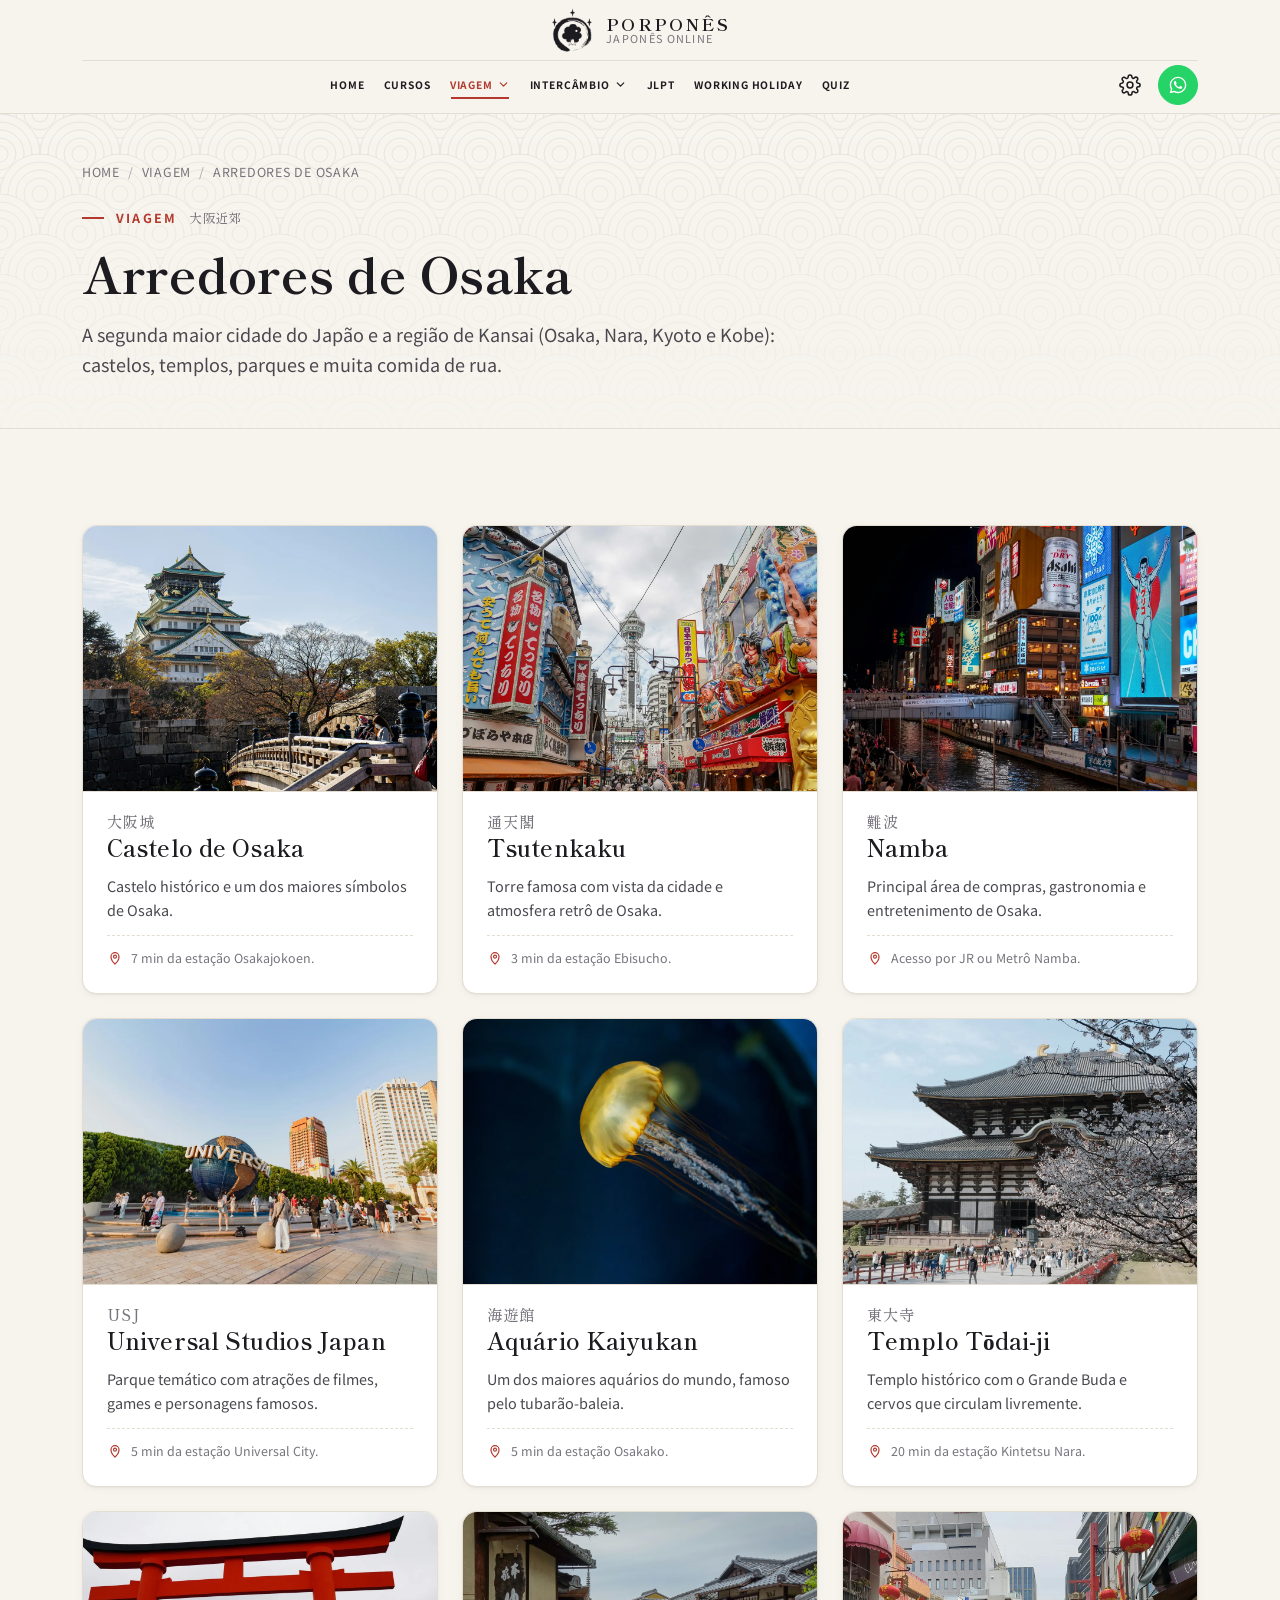
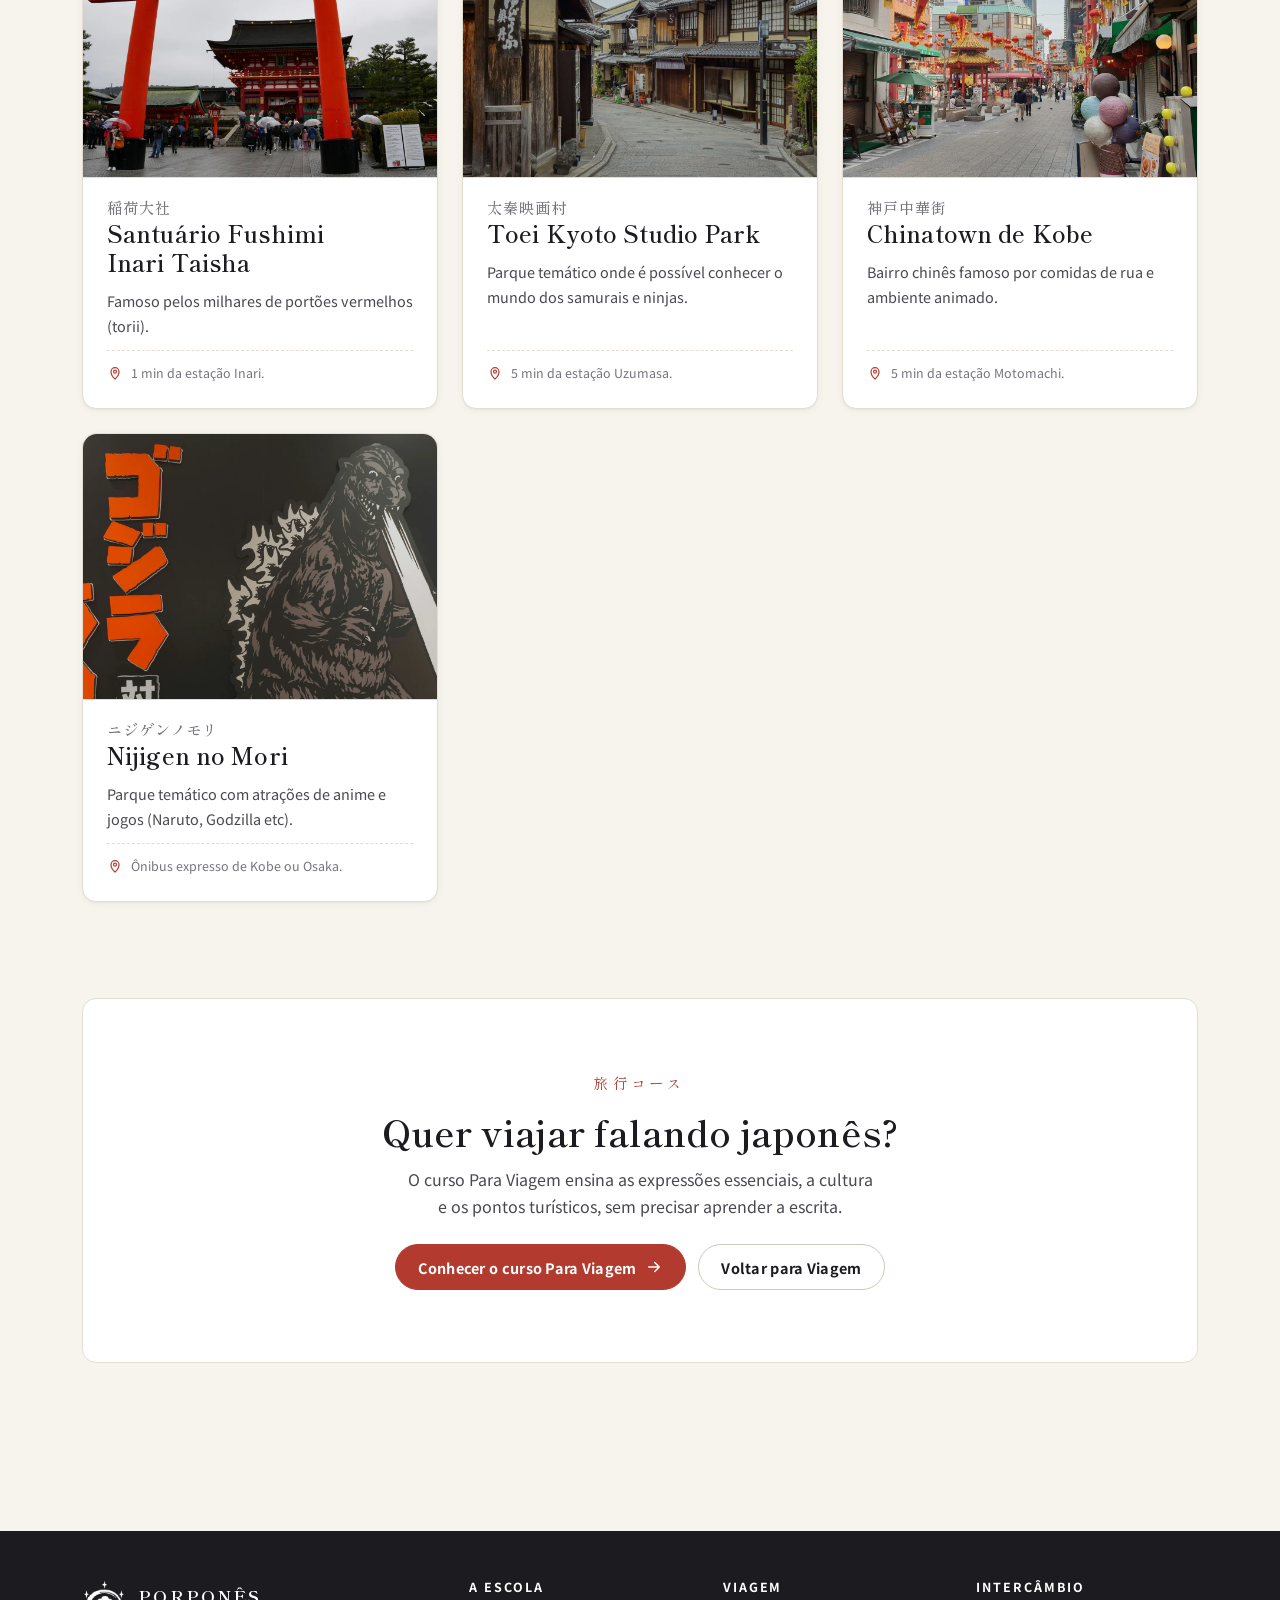
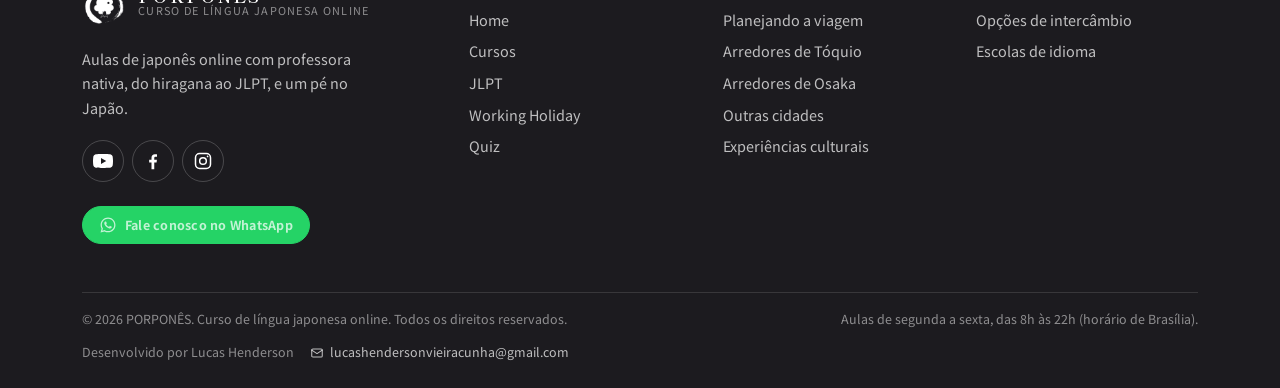
<file: viagem-osaka.html>
<!DOCTYPE html>
<html lang="pt-BR">
<head>
  <meta charset="UTF-8">
  <meta name="viewport" content="width=device-width, initial-scale=1">
  <title data-i18n>Arredores de Osaka | PORPONÊS</title>
  <meta name="description" content="Os 10 principais pontos turísticos de Osaka e região (Nara, Kyoto e Kobe), com descrição e como chegar." data-i18n-attr="content">
  <meta name="theme-color" content="#f7f4ee">
  <link rel="icon" href="assets/img/favicon.ico" sizes="16x16 32x32 48x48">
  <link rel="icon" type="image/png" sizes="32x32" href="assets/img/favicon-32.png">
  <link rel="icon" type="image/png" sizes="192x192" href="assets/img/icon-192.png">
  <link rel="apple-touch-icon" sizes="180x180" href="assets/img/apple-touch-icon.png">
  <link rel="preconnect" href="https://fonts.googleapis.com">
  <link rel="preconnect" href="https://fonts.gstatic.com" crossorigin>
  <link href="https://fonts.googleapis.com/css2?family=Noto+Sans+JP:wght@400;500;700&family=Shippori+Mincho:wght@500;600;700&display=swap" rel="stylesheet">
  <link rel="stylesheet" href="assets/css/style.css">
  <script>
    /* Aplica tema e idioma salvos antes da primeira pintura (evita "piscar").
       Preferências: localStorage "porpones-theme" (light/dark) e "porpones-lang" (pt/en/ja). */
    (function () {
      var d = document.documentElement;
      d.classList.add("js");
      try {
        var t = localStorage.getItem("porpones-theme");
        if (t !== "dark" && t !== "light") {
          t = window.matchMedia && matchMedia("(prefers-color-scheme: dark)").matches ? "dark" : "light";
        }
        d.setAttribute("data-theme", t);
        var l = localStorage.getItem("porpones-lang");
        var q = /[?&]lang=(pt|en|ja)\b/.exec(location.search);
        if (q) l = q[1];
        if (l === "en" || l === "ja") {
          d.setAttribute("lang", l);
          d.classList.add("i18n-pending");
          setTimeout(function () { d.classList.remove("i18n-pending"); }, 1500);
        }
      } catch (e) {
        d.setAttribute("data-theme", "light");
      }
    })();
  </script>
</head>
<body>
<a class="skip-link" href="#conteudo" data-i18n>Ir para o conteúdo</a>

<header class="site-header">
  <div class="container site-header__inner">
    <a class="brand" href="index.html" aria-label="PORPONÊS, página inicial" data-i18n-attr="aria-label">
      <img class="brand__logo" src="assets/img/logo.png" alt="PORPONÊS" width="44" height="44" data-logo data-logo-dark="assets/img/logo-white.png">
      <span class="brand__text">
        <span class="brand__name">PORPONÊS</span>
        <span class="brand__tagline" data-i18n>Japonês online</span>
      </span>
    </a>

    <nav class="nav" id="site-nav" aria-label="Navegação principal" data-i18n-attr="aria-label">
      <div class="nav__head">
        <span class="nav__title" data-i18n>Menu</span>
        <button class="icon-btn nav__close" type="button" aria-label="Fechar menu" data-i18n-attr="aria-label"><svg viewBox="0 0 24 24" fill="none" stroke="currentColor" stroke-width="1.8" stroke-linecap="round" stroke-linejoin="round" aria-hidden="true" focusable="false"><path d="M6 6l12 12M18 6L6 18"/></svg></button>
      </div>
      <ul class="nav__list">
        <li class="nav__item"><a class="nav__link" href="index.html" data-i18n>Home</a></li>
        <li class="nav__item"><a class="nav__link" href="cursos.html" data-i18n>Cursos</a></li>
        <li class="nav__item nav__item--has-sub">
          <button class="nav__sub-toggle is-active" type="button" aria-expanded="false" aria-controls="sub-viagem">
            <span data-i18n>Viagem</span><svg viewBox="0 0 24 24" fill="none" stroke="currentColor" stroke-width="2.2" stroke-linecap="round" stroke-linejoin="round" aria-hidden="true" focusable="false"><path d="M6 9l6 6 6-6"/></svg>
          </button>
          <div class="nav__sub-wrap">
            <ul class="nav__sub" id="sub-viagem">
              <li><a class="nav__sub-link" href="viagem.html" data-i18n>Visão geral</a></li>
              <li><a class="nav__sub-link" href="viagem-tokyo.html" data-i18n>Arredores de Tóquio</a></li>
              <li><a class="nav__sub-link is-active" href="viagem-osaka.html" aria-current="page" data-i18n>Arredores de Osaka</a></li>
              <li><a class="nav__sub-link" href="viagem-outras-cidades.html" data-i18n>Outras cidades</a></li>
              <li><a class="nav__sub-link" href="viagem-experiencias.html" data-i18n>Experiências culturais</a></li>
            </ul>
          </div>
        </li>
        <li class="nav__item nav__item--has-sub">
          <button class="nav__sub-toggle" type="button" aria-expanded="false" aria-controls="sub-intercambio">
            <span data-i18n>Intercâmbio</span><svg viewBox="0 0 24 24" fill="none" stroke="currentColor" stroke-width="2.2" stroke-linecap="round" stroke-linejoin="round" aria-hidden="true" focusable="false"><path d="M6 9l6 6 6-6"/></svg>
          </button>
          <div class="nav__sub-wrap">
            <ul class="nav__sub" id="sub-intercambio">
              <li><a class="nav__sub-link" href="intercambio.html" data-i18n>Visão geral</a></li>
              <li><a class="nav__sub-link" href="escola-de-idioma.html" data-i18n>Escolas de idioma</a></li>
            </ul>
          </div>
        </li>
        <li class="nav__item"><a class="nav__link" href="jlpt.html" data-i18n>JLPT</a></li>
        <li class="nav__item"><a class="nav__link" href="working-holiday.html" data-i18n>Working Holiday</a></li>
        <li class="nav__item"><a class="nav__link" href="quiz.html" data-i18n>Quiz</a></li>
      </ul>
      <div class="nav__cta">
        <a class="btn btn--whatsapp" href="#" data-whatsapp-link><svg viewBox="0 0 24 24" fill="currentColor" aria-hidden="true" focusable="false"><path d="M12.04 2C6.58 2 2.13 6.45 2.13 11.91c0 1.75.46 3.45 1.32 4.95L2.05 22l5.25-1.38c1.45.79 3.08 1.21 4.74 1.21 5.46 0 9.91-4.45 9.91-9.91S17.5 2 12.04 2zm0 18.15c-1.48 0-2.93-.4-4.2-1.15l-.3-.18-3.12.82.83-3.04-.2-.31a8.2 8.2 0 0 1-1.26-4.38c0-4.54 3.7-8.24 8.24-8.24 4.54 0 8.24 3.7 8.24 8.24s-3.69 8.24-8.23 8.24zm4.52-6.16c-.25-.12-1.47-.72-1.69-.81-.23-.08-.39-.12-.56.12-.17.25-.64.81-.78.97-.14.17-.29.19-.54.06-.25-.12-1.05-.39-1.99-1.23-.74-.66-1.23-1.47-1.38-1.72-.14-.25-.02-.38.11-.51.11-.11.25-.29.37-.43.12-.14.17-.25.25-.41.08-.17.04-.31-.02-.43-.06-.12-.56-1.34-.76-1.84-.2-.48-.41-.42-.56-.43h-.48c-.17 0-.43.06-.66.31-.22.25-.86.85-.86 2.07 0 1.22.89 2.4 1.01 2.56.12.17 1.75 2.67 4.23 3.74.59.26 1.05.41 1.41.52.59.19 1.13.16 1.56.1.48-.07 1.47-.6 1.67-1.18.21-.58.21-1.07.14-1.18-.06-.1-.22-.16-.47-.28z"/></svg><span data-i18n>Fale conosco</span></a>
      </div>
    </nav>

    <div class="header-tools">
      <div class="settings">
        <button class="icon-btn settings__btn" type="button" aria-haspopup="true" aria-expanded="false" aria-controls="settings-menu" aria-label="Configurações" data-i18n-attr="aria-label">
          <svg viewBox="0 0 24 24" fill="none" stroke="currentColor" stroke-width="1.7" stroke-linecap="round" stroke-linejoin="round" aria-hidden="true" focusable="false"><circle cx="12" cy="12" r="3.2"/><path d="M19.4 15a1.7 1.7 0 0 0 .3 1.8l.1.1a2 2 0 1 1-2.8 2.8l-.1-.1a1.7 1.7 0 0 0-1.8-.3 1.7 1.7 0 0 0-1 1.5V21a2 2 0 1 1-4 0v-.1a1.7 1.7 0 0 0-1.1-1.5 1.7 1.7 0 0 0-1.8.3l-.1.1a2 2 0 1 1-2.8-2.8l.1-.1a1.7 1.7 0 0 0 .3-1.8 1.7 1.7 0 0 0-1.5-1H3a2 2 0 1 1 0-4h.1a1.7 1.7 0 0 0 1.5-1.1 1.7 1.7 0 0 0-.3-1.8l-.1-.1a2 2 0 1 1 2.8-2.8l.1.1a1.7 1.7 0 0 0 1.8.3H9a1.7 1.7 0 0 0 1-1.5V3a2 2 0 1 1 4 0v.1a1.7 1.7 0 0 0 1 1.5 1.7 1.7 0 0 0 1.8-.3l.1-.1a2 2 0 1 1 2.8 2.8l-.1.1a1.7 1.7 0 0 0-.3 1.8V9a1.7 1.7 0 0 0 1.5 1H21a2 2 0 1 1 0 4h-.1a1.7 1.7 0 0 0-1.5 1z"/></svg>
        </button>
        <div class="settings__menu" id="settings-menu" role="group" aria-label="Configurações" data-i18n-attr="aria-label">
          <span class="settings__title" data-i18n>Configurações</span>
          <div class="settings__row">
            <span class="settings__icon"><svg viewBox="0 0 24 24" fill="none" stroke="currentColor" stroke-width="1.7" stroke-linecap="round" stroke-linejoin="round" aria-hidden="true" focusable="false"><circle cx="12" cy="12" r="9"/><path d="M3 12h18M12 3c2.6 2.6 3.9 5.6 3.9 9s-1.3 6.4-3.9 9c-2.6-2.6-3.9-5.6-3.9-9S9.4 5.6 12 3z"/></svg></span>
            <span class="settings__text"><span class="settings__name" data-i18n>Idioma</span></span>
            <div class="seg" role="radiogroup" aria-label="Idioma" data-i18n-attr="aria-label">
              <button class="seg__btn lang-option" type="button" role="radio" aria-checked="true" data-lang="pt" lang="pt-BR" title="Português">PT</button>
              <button class="seg__btn lang-option" type="button" role="radio" aria-checked="false" data-lang="en" lang="en" title="English">EN</button>
              <button class="seg__btn lang-option" type="button" role="radio" aria-checked="false" data-lang="ja" lang="ja" title="日本語">日本語</button>
            </div>
          </div>
          <button class="settings__row settings__toggle theme-toggle" type="button" aria-pressed="false">
            <span class="settings__icon"><svg viewBox="0 0 24 24" aria-hidden="true" focusable="false"><g class="theme-toggle__sun" fill="none" stroke="currentColor" stroke-width="1.8" stroke-linecap="round"><circle cx="12" cy="12" r="4"/><g class="theme-toggle__rays"><path d="M12 2.5v2M12 19.5v2M2.5 12h2M19.5 12h2M5.3 5.3l1.4 1.4M17.3 17.3l1.4 1.4M5.3 18.7l1.4-1.4M17.3 6.7l1.4-1.4"/></g></g><path class="theme-toggle__moon" fill="currentColor" d="M20.6 14.3A8.6 8.6 0 0 1 9.7 3.4a8.6 8.6 0 1 0 10.9 10.9z"/></svg></span>
            <span class="settings__text"><span class="settings__name" data-i18n>Tema</span><span class="settings__state"><span class="theme-toggle__state theme-toggle__state--light" data-i18n>Claro</span><span class="theme-toggle__state theme-toggle__state--dark" data-i18n>Escuro</span></span></span>
            <span class="switch" aria-hidden="true"></span>
          </button>
          <button class="settings__row settings__toggle sound-toggle" type="button" aria-pressed="true">
            <span class="settings__icon"><svg viewBox="0 0 24 24" fill="none" stroke="currentColor" stroke-width="1.8" stroke-linecap="round" stroke-linejoin="round" aria-hidden="true" focusable="false"><path d="M4 9.5v5h3.4l4.6 4v-13l-4.6 4z"/><path class="sound-toggle__wave" d="M15.5 9.6a3.4 3.4 0 0 1 0 4.8"/><path class="sound-toggle__wave" d="M18.2 7a7.2 7.2 0 0 1 0 10"/><path class="sound-toggle__slash" d="M4 4l16 16"/></svg></span>
            <span class="settings__text"><span class="settings__name" data-i18n>Sons da interface</span><span class="settings__state"><span class="sound-toggle__label sound-toggle__label--on" data-i18n>Ligados</span><span class="sound-toggle__label sound-toggle__label--off" data-i18n>Desligados</span></span></span>
            <span class="switch" aria-hidden="true"></span>
          </button>
        </div>
      </div>
      <a class="btn btn--whatsapp btn--sm header-cta" href="#" data-whatsapp-link><svg viewBox="0 0 24 24" fill="currentColor" aria-hidden="true" focusable="false"><path d="M12.04 2C6.58 2 2.13 6.45 2.13 11.91c0 1.75.46 3.45 1.32 4.95L2.05 22l5.25-1.38c1.45.79 3.08 1.21 4.74 1.21 5.46 0 9.91-4.45 9.91-9.91S17.5 2 12.04 2zm0 18.15c-1.48 0-2.93-.4-4.2-1.15l-.3-.18-3.12.82.83-3.04-.2-.31a8.2 8.2 0 0 1-1.26-4.38c0-4.54 3.7-8.24 8.24-8.24 4.54 0 8.24 3.7 8.24 8.24s-3.69 8.24-8.23 8.24zm4.52-6.16c-.25-.12-1.47-.72-1.69-.81-.23-.08-.39-.12-.56.12-.17.25-.64.81-.78.97-.14.17-.29.19-.54.06-.25-.12-1.05-.39-1.99-1.23-.74-.66-1.23-1.47-1.38-1.72-.14-.25-.02-.38.11-.51.11-.11.25-.29.37-.43.12-.14.17-.25.25-.41.08-.17.04-.31-.02-.43-.06-.12-.56-1.34-.76-1.84-.2-.48-.41-.42-.56-.43h-.48c-.17 0-.43.06-.66.31-.22.25-.86.85-.86 2.07 0 1.22.89 2.4 1.01 2.56.12.17 1.75 2.67 4.23 3.74.59.26 1.05.41 1.41.52.59.19 1.13.16 1.56.1.48-.07 1.47-.6 1.67-1.18.21-.58.21-1.07.14-1.18-.06-.1-.22-.16-.47-.28z"/></svg><span data-i18n>Fale conosco</span></a>
      <button class="icon-btn nav-toggle" type="button" aria-expanded="false" aria-controls="site-nav" aria-label="Abrir menu" data-i18n-attr="aria-label">
        <span class="icon-menu"><svg viewBox="0 0 24 24" fill="none" stroke="currentColor" stroke-width="1.8" stroke-linecap="round" stroke-linejoin="round" aria-hidden="true" focusable="false"><path d="M4 7h16M4 12h16M4 17h16"/></svg></span>
        <span class="icon-close"><svg viewBox="0 0 24 24" fill="none" stroke="currentColor" stroke-width="1.8" stroke-linecap="round" stroke-linejoin="round" aria-hidden="true" focusable="false"><path d="M6 6l12 12M18 6L6 18"/></svg></span>
      </button>
    </div>
  </div>
</header>

<main id="conteudo">
<section class="page-hero pattern-seigaiha">
  <div class="container">
    <div class="page-hero__inner">
      <nav class="breadcrumb" aria-label="Você está em" data-i18n-attr="aria-label"><a href="index.html" data-i18n>Home</a><span aria-hidden="true">/</span><a href="viagem.html" data-i18n>Viagem</a><span aria-hidden="true">/</span><span data-i18n>Arredores de Osaka</span></nav>
<p class="eyebrow" data-i18n>Viagem <span lang="ja">大阪近郊</span></p>
<h1 data-i18n>Arredores de Osaka</h1>
      <p class="lead" data-i18n>A segunda maior cidade do Japão e a região de Kansai (Osaka, Nara, Kyoto e Kobe): castelos, templos, parques e muita comida de rua.</p>

    </div>
  </div>
</section>

<section class="section">
  <div class="container">
    
    <div class="grid grid--3">
<article class="card card--place">
  <img class="card__img" src="assets/img/osaka/castelo-de-osaka.webp" alt="Castelo de Osaka visto da ponte sobre o fosso" width="1200" height="900" loading="lazy" decoding="async" data-i18n-attr="alt">
  <h3 class="card__title" data-i18n><span class="card__jp" lang="ja">大阪城</span>Castelo de Osaka</h3>
  <p class="card__text" data-i18n>Castelo histórico e um dos maiores símbolos de Osaka.</p>
  <p class="card__meta"><svg viewBox="0 0 24 24" fill="none" stroke="currentColor" stroke-width="1.8" stroke-linecap="round" stroke-linejoin="round" aria-hidden="true" focusable="false"><path d="M12 21s-6-5.5-6-11a6 6 0 0 1 12 0c0 5.5-6 11-6 11z"/><circle cx="12" cy="10" r="2.2"/></svg><span data-i18n>7 min da estação Osakajokoen.</span></p>
</article>
<article class="card card--place">
  <img class="card__img" src="assets/img/osaka/tsutenkaku.webp" alt="Rua de Shinsekai com a Torre Tsutenkaku ao fundo" width="1200" height="900" loading="lazy" decoding="async" data-i18n-attr="alt">
  <h3 class="card__title" data-i18n><span class="card__jp" lang="ja">通天閣</span>Tsutenkaku</h3>
  <p class="card__text" data-i18n>Torre famosa com vista da cidade e atmosfera retrô de Osaka.</p>
  <p class="card__meta"><svg viewBox="0 0 24 24" fill="none" stroke="currentColor" stroke-width="1.8" stroke-linecap="round" stroke-linejoin="round" aria-hidden="true" focusable="false"><path d="M12 21s-6-5.5-6-11a6 6 0 0 1 12 0c0 5.5-6 11-6 11z"/><circle cx="12" cy="10" r="2.2"/></svg><span data-i18n>3 min da estação Ebisucho.</span></p>
</article>
<article class="card card--place">
  <img class="card__img" src="assets/img/osaka/namba.webp" alt="Canal de Dotonbori à noite com painéis luminosos" width="1200" height="900" loading="lazy" decoding="async" data-i18n-attr="alt">
  <h3 class="card__title" data-i18n><span class="card__jp" lang="ja">難波</span>Namba</h3>
  <p class="card__text" data-i18n>Principal área de compras, gastronomia e entretenimento de Osaka.</p>
  <p class="card__meta"><svg viewBox="0 0 24 24" fill="none" stroke="currentColor" stroke-width="1.8" stroke-linecap="round" stroke-linejoin="round" aria-hidden="true" focusable="false"><path d="M12 21s-6-5.5-6-11a6 6 0 0 1 12 0c0 5.5-6 11-6 11z"/><circle cx="12" cy="10" r="2.2"/></svg><span data-i18n>Acesso por JR ou Metrô Namba.</span></p>
</article>
<article class="card card--place">
  <img class="card__img" src="assets/img/osaka/universal-studios-japan.webp" alt="Globo da Universal na entrada do Universal Studios Japan" width="1200" height="900" loading="lazy" decoding="async" data-i18n-attr="alt">
  <h3 class="card__title" data-i18n><span class="card__jp" lang="ja">USJ</span>Universal Studios Japan</h3>
  <p class="card__text" data-i18n>Parque temático com atrações de filmes, games e personagens famosos.</p>
  <p class="card__meta"><svg viewBox="0 0 24 24" fill="none" stroke="currentColor" stroke-width="1.8" stroke-linecap="round" stroke-linejoin="round" aria-hidden="true" focusable="false"><path d="M12 21s-6-5.5-6-11a6 6 0 0 1 12 0c0 5.5-6 11-6 11z"/><circle cx="12" cy="10" r="2.2"/></svg><span data-i18n>5 min da estação Universal City.</span></p>
</article>
<article class="card card--place">
  <img class="card__img" src="assets/img/osaka/aquario-kaiyukan.webp" alt="Água-viva em um tanque do Aquário Kaiyukan" width="1200" height="900" loading="lazy" decoding="async" data-i18n-attr="alt">
  <h3 class="card__title" data-i18n><span class="card__jp" lang="ja">海遊館</span>Aquário Kaiyukan</h3>
  <p class="card__text" data-i18n>Um dos maiores aquários do mundo, famoso pelo tubarão-baleia.</p>
  <p class="card__meta"><svg viewBox="0 0 24 24" fill="none" stroke="currentColor" stroke-width="1.8" stroke-linecap="round" stroke-linejoin="round" aria-hidden="true" focusable="false"><path d="M12 21s-6-5.5-6-11a6 6 0 0 1 12 0c0 5.5-6 11-6 11z"/><circle cx="12" cy="10" r="2.2"/></svg><span data-i18n>5 min da estação Osakako.</span></p>
</article>
<article class="card card--place">
  <img class="card__img" src="assets/img/osaka/templo-todai-ji.webp" alt="Salão principal do Templo Tōdai-ji com cerejeiras em flor" width="1200" height="900" loading="lazy" decoding="async" data-i18n-attr="alt">
  <h3 class="card__title" data-i18n><span class="card__jp" lang="ja">東大寺</span>Templo Tōdai-ji</h3>
  <p class="card__text" data-i18n>Templo histórico com o Grande Buda e cervos que circulam livremente.</p>
  <p class="card__meta"><svg viewBox="0 0 24 24" fill="none" stroke="currentColor" stroke-width="1.8" stroke-linecap="round" stroke-linejoin="round" aria-hidden="true" focusable="false"><path d="M12 21s-6-5.5-6-11a6 6 0 0 1 12 0c0 5.5-6 11-6 11z"/><circle cx="12" cy="10" r="2.2"/></svg><span data-i18n>20 min da estação Kintetsu Nara.</span></p>
</article>
<article class="card card--place">
  <img class="card__img" src="assets/img/osaka/santuario-fushimi-inari-taisha.webp" alt="Grande torii vermelho na entrada do Fushimi Inari Taisha" width="1200" height="900" loading="lazy" decoding="async" data-i18n-attr="alt">
  <h3 class="card__title" data-i18n><span class="card__jp" lang="ja">稲荷大社</span>Santuário Fushimi Inari Taisha</h3>
  <p class="card__text" data-i18n>Famoso pelos milhares de portões vermelhos (torii).</p>
  <p class="card__meta"><svg viewBox="0 0 24 24" fill="none" stroke="currentColor" stroke-width="1.8" stroke-linecap="round" stroke-linejoin="round" aria-hidden="true" focusable="false"><path d="M12 21s-6-5.5-6-11a6 6 0 0 1 12 0c0 5.5-6 11-6 11z"/><circle cx="12" cy="10" r="2.2"/></svg><span data-i18n>1 min da estação Inari.</span></p>
</article>
<article class="card card--place">
  <img class="card__img" src="assets/img/osaka/toei-kyoto-studio-park.webp" alt="Cenário de rua do período Edo no Toei Kyoto Studio Park" width="1200" height="900" loading="lazy" decoding="async" data-i18n-attr="alt">
  <h3 class="card__title" data-i18n><span class="card__jp" lang="ja">太秦映画村</span>Toei Kyoto Studio Park</h3>
  <p class="card__text" data-i18n>Parque temático onde é possível conhecer o mundo dos samurais e ninjas.</p>
  <p class="card__meta"><svg viewBox="0 0 24 24" fill="none" stroke="currentColor" stroke-width="1.8" stroke-linecap="round" stroke-linejoin="round" aria-hidden="true" focusable="false"><path d="M12 21s-6-5.5-6-11a6 6 0 0 1 12 0c0 5.5-6 11-6 11z"/><circle cx="12" cy="10" r="2.2"/></svg><span data-i18n>5 min da estação Uzumasa.</span></p>
</article>
<article class="card card--place">
  <img class="card__img" src="assets/img/osaka/chinatown-de-kobe.webp" alt="Rua da Chinatown de Kobe decorada com lanternas" width="1200" height="900" loading="lazy" decoding="async" data-i18n-attr="alt">
  <h3 class="card__title" data-i18n><span class="card__jp" lang="ja">神戸中華街</span>Chinatown de Kobe</h3>
  <p class="card__text" data-i18n>Bairro chinês famoso por comidas de rua e ambiente animado.</p>
  <p class="card__meta"><svg viewBox="0 0 24 24" fill="none" stroke="currentColor" stroke-width="1.8" stroke-linecap="round" stroke-linejoin="round" aria-hidden="true" focusable="false"><path d="M12 21s-6-5.5-6-11a6 6 0 0 1 12 0c0 5.5-6 11-6 11z"/><circle cx="12" cy="10" r="2.2"/></svg><span data-i18n>5 min da estação Motomachi.</span></p>
</article>
<article class="card card--place">
  <img class="card__img" src="assets/img/osaka/nijigen-no-mori.webp" alt="Painel do Godzilla no Nijigen no Mori" width="1200" height="900" loading="lazy" decoding="async" data-i18n-attr="alt">
  <h3 class="card__title" data-i18n><span class="card__jp" lang="ja">ニジゲンノモリ</span>Nijigen no Mori</h3>
  <p class="card__text" data-i18n>Parque temático com atrações de anime e jogos (Naruto, Godzilla etc).</p>
  <p class="card__meta"><svg viewBox="0 0 24 24" fill="none" stroke="currentColor" stroke-width="1.8" stroke-linecap="round" stroke-linejoin="round" aria-hidden="true" focusable="false"><path d="M12 21s-6-5.5-6-11a6 6 0 0 1 12 0c0 5.5-6 11-6 11z"/><circle cx="12" cy="10" r="2.2"/></svg><span data-i18n>Ônibus expresso de Kobe ou Osaka.</span></p>
</article>
    </div>
  </div>
</section>

<section class="section section--tight" style="padding-top:0">
  <div class="container">
    <div class="cta-block">
      <span class="cta-block__jp" lang="ja">旅行コース</span>
      <h2 data-i18n>Quer viajar falando japonês?</h2>
      <p data-i18n>O curso Para Viagem ensina as expressões essenciais, a cultura e os pontos turísticos, sem precisar aprender a escrita.</p>
      <div class="btn-group">
        <a class="btn btn--primary" href="cursos.html#viagem"><span data-i18n>Conhecer o curso Para Viagem</span> <svg viewBox="0 0 24 24" fill="none" stroke="currentColor" stroke-width="2" stroke-linecap="round" stroke-linejoin="round" aria-hidden="true" focusable="false"><path d="M5 12h14M13 6l6 6-6 6"/></svg></a>
        <a class="btn btn--ghost" href="viagem.html" data-i18n>Voltar para Viagem</a>
      </div>
    </div>
  </div>
</section>
</main>

<footer class="site-footer">
  <div class="container">
    <div class="site-footer__grid">
      <div>
        <a class="brand" href="index.html" aria-label="PORPONÊS, página inicial" data-i18n-attr="aria-label">
          <img class="brand__logo" src="assets/img/logo-white.png" alt="PORPONÊS" width="44" height="44" data-logo>
          <span class="brand__text">
            <span class="brand__name">PORPONÊS</span>
            <span class="brand__tagline" data-i18n>Curso de língua japonesa online</span>
          </span>
        </a>
        <p class="site-footer__about" data-i18n>Aulas de japonês online com professora nativa, do hiragana ao JLPT, e um pé no Japão.</p>
        <div class="social" style="margin-top:1.25rem">
          <a href="https://www.youtube.com/channel/UCExkZOgnUnITbI4Hg4xWzkQ" target="_blank" rel="noopener noreferrer" aria-label="YouTube"><svg viewBox="0 0 24 24" fill="currentColor" aria-hidden="true" focusable="false"><path d="M23.5 6.2a3 3 0 0 0-2.1-2.1C19.5 3.6 12 3.6 12 3.6s-7.5 0-9.4.5A3 3 0 0 0 .5 6.2 31 31 0 0 0 0 12a31 31 0 0 0 .5 5.8 3 3 0 0 0 2.1 2.1c1.9.5 9.4.5 9.4.5s7.5 0 9.4-.5a3 3 0 0 0 2.1-2.1A31 31 0 0 0 24 12a31 31 0 0 0-.5-5.8zM9.6 15.6V8.4l6.3 3.6-6.3 3.6z"/></svg></a>
          <a href="https://www.facebook.com/maki.sousa.7/" target="_blank" rel="noopener noreferrer" aria-label="Facebook"><svg viewBox="0 0 24 24" fill="currentColor" aria-hidden="true" focusable="false"><path d="M13.5 22v-8.2h2.8l.4-3.2h-3.2V8.5c0-.9.3-1.6 1.6-1.6h1.7V4.1c-.3 0-1.3-.1-2.5-.1-2.5 0-4.1 1.5-4.1 4.2v2.4H7.4v3.2h2.8V22h3.3z"/></svg></a>
          <a href="https://www.instagram.com/porponesmaki/" target="_blank" rel="noopener noreferrer" aria-label="Instagram"><svg viewBox="0 0 24 24" fill="none" stroke="currentColor" stroke-width="1.8" stroke-linecap="round" stroke-linejoin="round" aria-hidden="true" focusable="false"><rect x="3" y="3" width="18" height="18" rx="5"/><circle cx="12" cy="12" r="4"/><circle cx="17.5" cy="6.5" r="1" fill="currentColor" stroke="none"/></svg></a>
        </div>
        <a class="btn btn--whatsapp btn--sm" href="#" data-whatsapp-link><svg viewBox="0 0 24 24" fill="currentColor" aria-hidden="true" focusable="false"><path d="M12.04 2C6.58 2 2.13 6.45 2.13 11.91c0 1.75.46 3.45 1.32 4.95L2.05 22l5.25-1.38c1.45.79 3.08 1.21 4.74 1.21 5.46 0 9.91-4.45 9.91-9.91S17.5 2 12.04 2zm0 18.15c-1.48 0-2.93-.4-4.2-1.15l-.3-.18-3.12.82.83-3.04-.2-.31a8.2 8.2 0 0 1-1.26-4.38c0-4.54 3.7-8.24 8.24-8.24 4.54 0 8.24 3.7 8.24 8.24s-3.69 8.24-8.23 8.24zm4.52-6.16c-.25-.12-1.47-.72-1.69-.81-.23-.08-.39-.12-.56.12-.17.25-.64.81-.78.97-.14.17-.29.19-.54.06-.25-.12-1.05-.39-1.99-1.23-.74-.66-1.23-1.47-1.38-1.72-.14-.25-.02-.38.11-.51.11-.11.25-.29.37-.43.12-.14.17-.25.25-.41.08-.17.04-.31-.02-.43-.06-.12-.56-1.34-.76-1.84-.2-.48-.41-.42-.56-.43h-.48c-.17 0-.43.06-.66.31-.22.25-.86.85-.86 2.07 0 1.22.89 2.4 1.01 2.56.12.17 1.75 2.67 4.23 3.74.59.26 1.05.41 1.41.52.59.19 1.13.16 1.56.1.48-.07 1.47-.6 1.67-1.18.21-.58.21-1.07.14-1.18-.06-.1-.22-.16-.47-.28z"/></svg><span data-i18n>Fale conosco no WhatsApp</span></a>
      </div>

      <div>
        <h2 class="site-footer__title" data-i18n>A escola</h2>
        <ul class="site-footer__links">
          <li><a href="index.html" data-i18n>Home</a></li>
          <li><a href="cursos.html" data-i18n>Cursos</a></li>
          <li><a href="jlpt.html" data-i18n>JLPT</a></li>
          <li><a href="working-holiday.html" data-i18n>Working Holiday</a></li>
          <li><a href="quiz.html" data-i18n>Quiz</a></li>
        </ul>
      </div>

      <div>
        <h2 class="site-footer__title" data-i18n>Viagem</h2>
        <ul class="site-footer__links">
          <li><a href="viagem.html" data-i18n>Planejando a viagem</a></li>
          <li><a href="viagem-tokyo.html" data-i18n>Arredores de Tóquio</a></li>
          <li><a href="viagem-osaka.html" data-i18n>Arredores de Osaka</a></li>
          <li><a href="viagem-outras-cidades.html" data-i18n>Outras cidades</a></li>
          <li><a href="viagem-experiencias.html" data-i18n>Experiências culturais</a></li>
        </ul>
      </div>

      <div>
        <h2 class="site-footer__title" data-i18n>Intercâmbio</h2>
        <ul class="site-footer__links">
          <li><a href="intercambio.html" data-i18n>Opções de intercâmbio</a></li>
          <li><a href="escola-de-idioma.html" data-i18n>Escolas de idioma</a></li>
        </ul>
      </div>
    </div>

    <div class="site-footer__bottom">
      <span>&copy; <span data-year>2026</span> PORPONÊS. <span data-i18n>Curso de língua japonesa online. Todos os direitos reservados.</span></span>
      <span data-i18n>Aulas de segunda a sexta, das 8h às 22h (horário de Brasília).</span>
    </div>
    <div class="site-footer__credit">
      <span data-i18n>Desenvolvido por Lucas Henderson</span>
      <a href="mailto:lucashendersonvieiracunha@gmail.com"><svg viewBox="0 0 24 24" fill="none" stroke="currentColor" stroke-width="1.8" stroke-linecap="round" stroke-linejoin="round" aria-hidden="true" focusable="false"><rect x="3" y="5" width="18" height="14" rx="2"/><path d="M3 7l9 6 9-6"/></svg>lucashendersonvieiracunha@gmail.com</a>
    </div>
  </div>
</footer>


<script src="assets/js/translations.js"></script>
<script src="assets/js/main.js"></script>
</body>
</html>
</file>
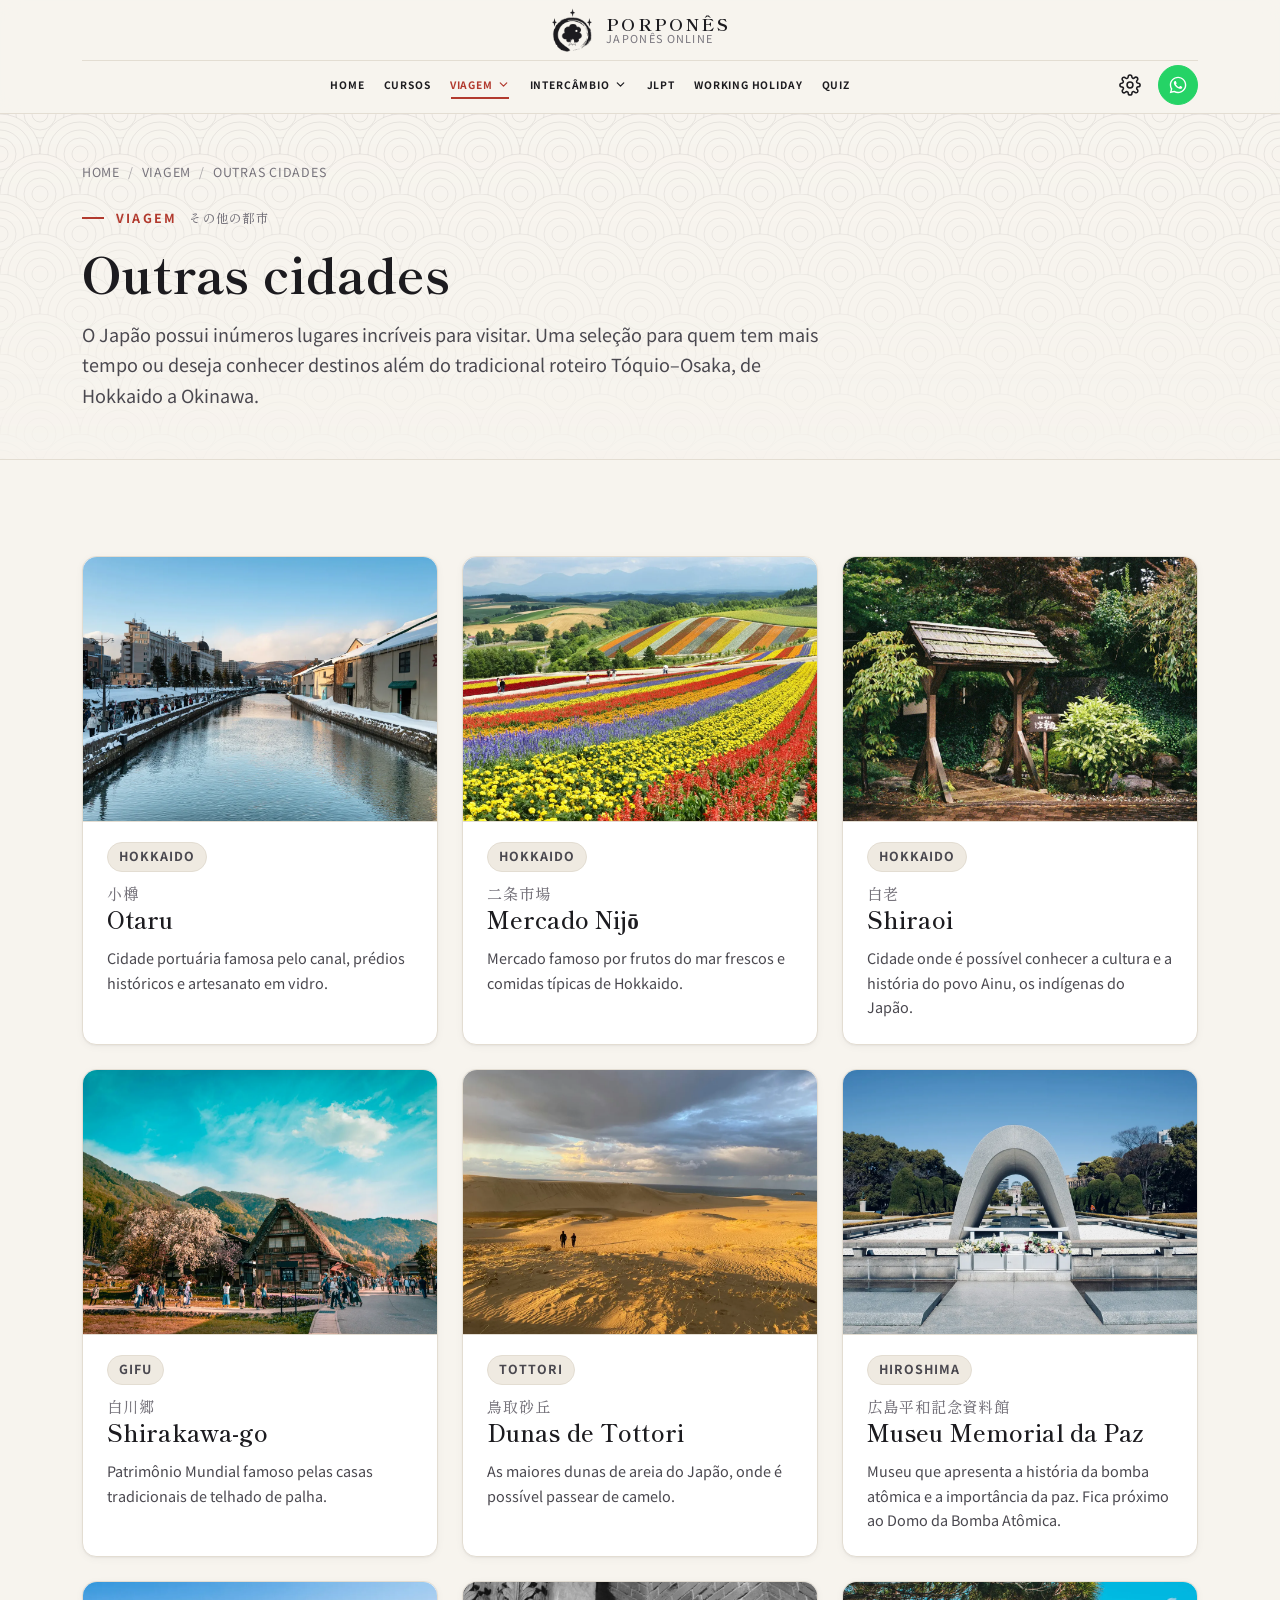
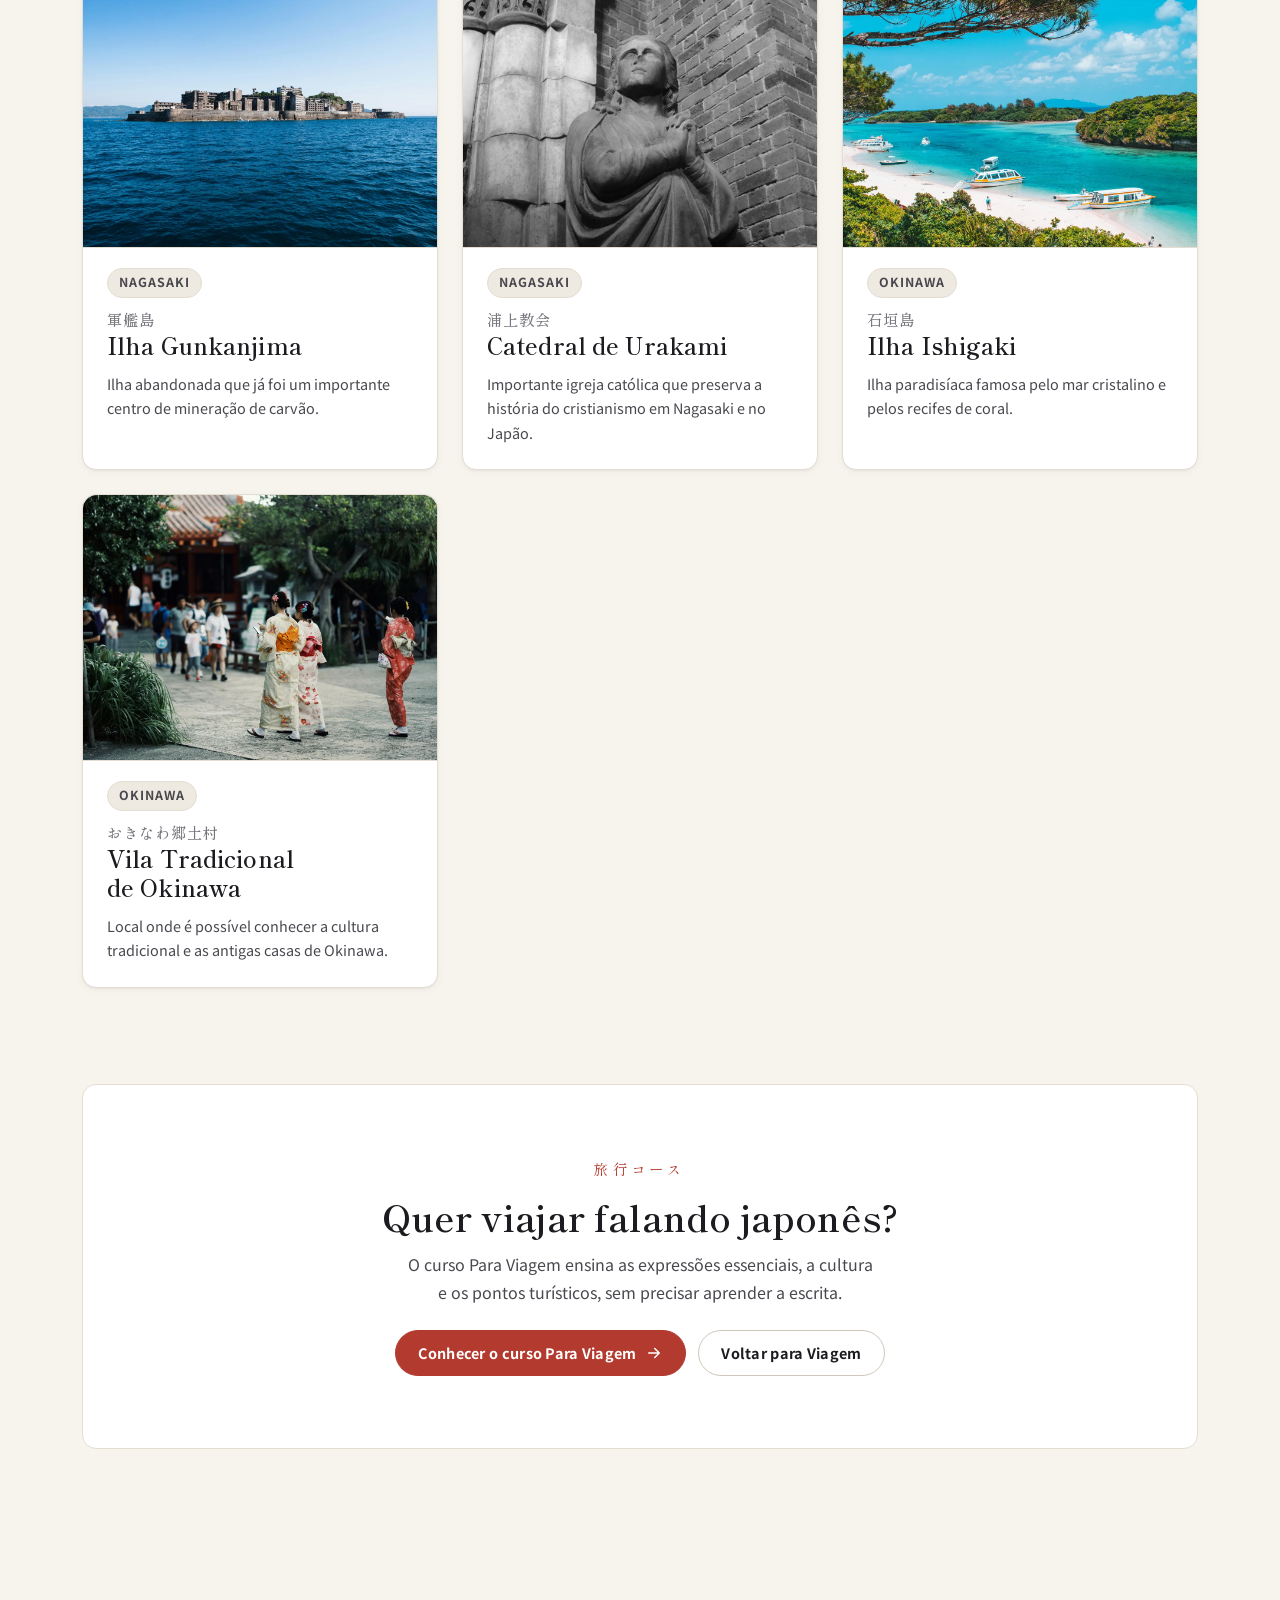
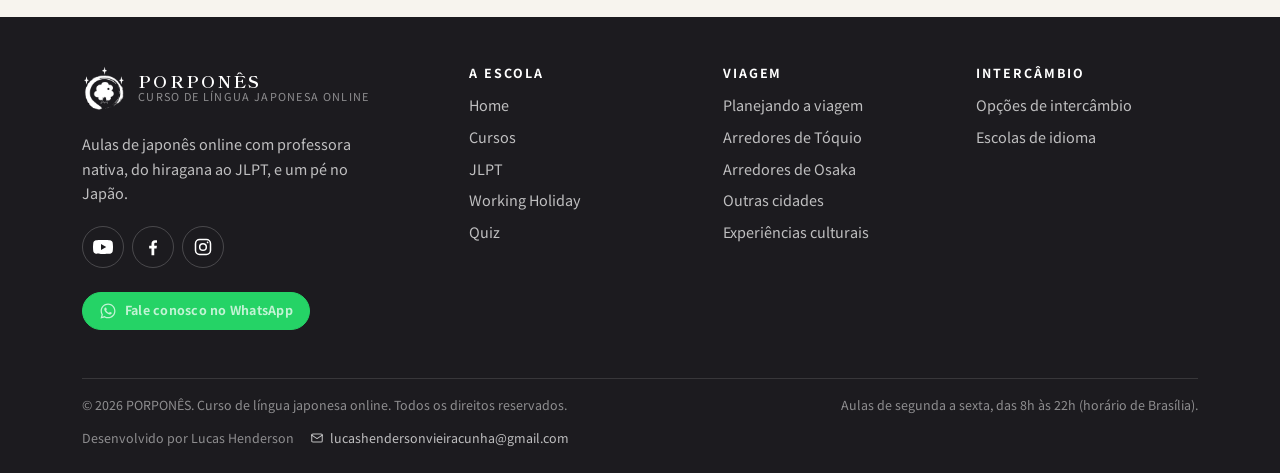
<file: viagem-outras-cidades.html>
<!DOCTYPE html>
<html lang="pt-BR">
<head>
  <meta charset="UTF-8">
  <meta name="viewport" content="width=device-width, initial-scale=1">
  <title data-i18n>Outras cidades do Japão | PORPONÊS</title>
  <meta name="description" content="Destinos além de Tóquio e Osaka: Hokkaido, Gifu, Tottori, Hiroshima, Nagasaki e Okinawa." data-i18n-attr="content">
  <meta name="theme-color" content="#f7f4ee">
  <link rel="icon" href="assets/img/favicon.ico" sizes="16x16 32x32 48x48">
  <link rel="icon" type="image/png" sizes="32x32" href="assets/img/favicon-32.png">
  <link rel="icon" type="image/png" sizes="192x192" href="assets/img/icon-192.png">
  <link rel="apple-touch-icon" sizes="180x180" href="assets/img/apple-touch-icon.png">
  <link rel="preconnect" href="https://fonts.googleapis.com">
  <link rel="preconnect" href="https://fonts.gstatic.com" crossorigin>
  <link href="https://fonts.googleapis.com/css2?family=Noto+Sans+JP:wght@400;500;700&family=Shippori+Mincho:wght@500;600;700&display=swap" rel="stylesheet">
  <link rel="stylesheet" href="assets/css/style.css">
  <script>
    /* Aplica tema e idioma salvos antes da primeira pintura (evita "piscar").
       Preferências: localStorage "porpones-theme" (light/dark) e "porpones-lang" (pt/en/ja). */
    (function () {
      var d = document.documentElement;
      d.classList.add("js");
      try {
        var t = localStorage.getItem("porpones-theme");
        if (t !== "dark" && t !== "light") {
          t = window.matchMedia && matchMedia("(prefers-color-scheme: dark)").matches ? "dark" : "light";
        }
        d.setAttribute("data-theme", t);
        var l = localStorage.getItem("porpones-lang");
        var q = /[?&]lang=(pt|en|ja)\b/.exec(location.search);
        if (q) l = q[1];
        if (l === "en" || l === "ja") {
          d.setAttribute("lang", l);
          d.classList.add("i18n-pending");
          setTimeout(function () { d.classList.remove("i18n-pending"); }, 1500);
        }
      } catch (e) {
        d.setAttribute("data-theme", "light");
      }
    })();
  </script>
</head>
<body>
<a class="skip-link" href="#conteudo" data-i18n>Ir para o conteúdo</a>

<header class="site-header">
  <div class="container site-header__inner">
    <a class="brand" href="index.html" aria-label="PORPONÊS, página inicial" data-i18n-attr="aria-label">
      <img class="brand__logo" src="assets/img/logo.png" alt="PORPONÊS" width="44" height="44" data-logo data-logo-dark="assets/img/logo-white.png">
      <span class="brand__text">
        <span class="brand__name">PORPONÊS</span>
        <span class="brand__tagline" data-i18n>Japonês online</span>
      </span>
    </a>

    <nav class="nav" id="site-nav" aria-label="Navegação principal" data-i18n-attr="aria-label">
      <div class="nav__head">
        <span class="nav__title" data-i18n>Menu</span>
        <button class="icon-btn nav__close" type="button" aria-label="Fechar menu" data-i18n-attr="aria-label"><svg viewBox="0 0 24 24" fill="none" stroke="currentColor" stroke-width="1.8" stroke-linecap="round" stroke-linejoin="round" aria-hidden="true" focusable="false"><path d="M6 6l12 12M18 6L6 18"/></svg></button>
      </div>
      <ul class="nav__list">
        <li class="nav__item"><a class="nav__link" href="index.html" data-i18n>Home</a></li>
        <li class="nav__item"><a class="nav__link" href="cursos.html" data-i18n>Cursos</a></li>
        <li class="nav__item nav__item--has-sub">
          <button class="nav__sub-toggle is-active" type="button" aria-expanded="false" aria-controls="sub-viagem">
            <span data-i18n>Viagem</span><svg viewBox="0 0 24 24" fill="none" stroke="currentColor" stroke-width="2.2" stroke-linecap="round" stroke-linejoin="round" aria-hidden="true" focusable="false"><path d="M6 9l6 6 6-6"/></svg>
          </button>
          <div class="nav__sub-wrap">
            <ul class="nav__sub" id="sub-viagem">
              <li><a class="nav__sub-link" href="viagem.html" data-i18n>Visão geral</a></li>
              <li><a class="nav__sub-link" href="viagem-tokyo.html" data-i18n>Arredores de Tóquio</a></li>
              <li><a class="nav__sub-link" href="viagem-osaka.html" data-i18n>Arredores de Osaka</a></li>
              <li><a class="nav__sub-link is-active" href="viagem-outras-cidades.html" aria-current="page" data-i18n>Outras cidades</a></li>
              <li><a class="nav__sub-link" href="viagem-experiencias.html" data-i18n>Experiências culturais</a></li>
            </ul>
          </div>
        </li>
        <li class="nav__item nav__item--has-sub">
          <button class="nav__sub-toggle" type="button" aria-expanded="false" aria-controls="sub-intercambio">
            <span data-i18n>Intercâmbio</span><svg viewBox="0 0 24 24" fill="none" stroke="currentColor" stroke-width="2.2" stroke-linecap="round" stroke-linejoin="round" aria-hidden="true" focusable="false"><path d="M6 9l6 6 6-6"/></svg>
          </button>
          <div class="nav__sub-wrap">
            <ul class="nav__sub" id="sub-intercambio">
              <li><a class="nav__sub-link" href="intercambio.html" data-i18n>Visão geral</a></li>
              <li><a class="nav__sub-link" href="escola-de-idioma.html" data-i18n>Escolas de idioma</a></li>
            </ul>
          </div>
        </li>
        <li class="nav__item"><a class="nav__link" href="jlpt.html" data-i18n>JLPT</a></li>
        <li class="nav__item"><a class="nav__link" href="working-holiday.html" data-i18n>Working Holiday</a></li>
        <li class="nav__item"><a class="nav__link" href="quiz.html" data-i18n>Quiz</a></li>
      </ul>
      <div class="nav__cta">
        <a class="btn btn--whatsapp" href="#" data-whatsapp-link><svg viewBox="0 0 24 24" fill="currentColor" aria-hidden="true" focusable="false"><path d="M12.04 2C6.58 2 2.13 6.45 2.13 11.91c0 1.75.46 3.45 1.32 4.95L2.05 22l5.25-1.38c1.45.79 3.08 1.21 4.74 1.21 5.46 0 9.91-4.45 9.91-9.91S17.5 2 12.04 2zm0 18.15c-1.48 0-2.93-.4-4.2-1.15l-.3-.18-3.12.82.83-3.04-.2-.31a8.2 8.2 0 0 1-1.26-4.38c0-4.54 3.7-8.24 8.24-8.24 4.54 0 8.24 3.7 8.24 8.24s-3.69 8.24-8.23 8.24zm4.52-6.16c-.25-.12-1.47-.72-1.69-.81-.23-.08-.39-.12-.56.12-.17.25-.64.81-.78.97-.14.17-.29.19-.54.06-.25-.12-1.05-.39-1.99-1.23-.74-.66-1.23-1.47-1.38-1.72-.14-.25-.02-.38.11-.51.11-.11.25-.29.37-.43.12-.14.17-.25.25-.41.08-.17.04-.31-.02-.43-.06-.12-.56-1.34-.76-1.84-.2-.48-.41-.42-.56-.43h-.48c-.17 0-.43.06-.66.31-.22.25-.86.85-.86 2.07 0 1.22.89 2.4 1.01 2.56.12.17 1.75 2.67 4.23 3.74.59.26 1.05.41 1.41.52.59.19 1.13.16 1.56.1.48-.07 1.47-.6 1.67-1.18.21-.58.21-1.07.14-1.18-.06-.1-.22-.16-.47-.28z"/></svg><span data-i18n>Fale conosco</span></a>
      </div>
    </nav>

    <div class="header-tools">
      <div class="settings">
        <button class="icon-btn settings__btn" type="button" aria-haspopup="true" aria-expanded="false" aria-controls="settings-menu" aria-label="Configurações" data-i18n-attr="aria-label">
          <svg viewBox="0 0 24 24" fill="none" stroke="currentColor" stroke-width="1.7" stroke-linecap="round" stroke-linejoin="round" aria-hidden="true" focusable="false"><circle cx="12" cy="12" r="3.2"/><path d="M19.4 15a1.7 1.7 0 0 0 .3 1.8l.1.1a2 2 0 1 1-2.8 2.8l-.1-.1a1.7 1.7 0 0 0-1.8-.3 1.7 1.7 0 0 0-1 1.5V21a2 2 0 1 1-4 0v-.1a1.7 1.7 0 0 0-1.1-1.5 1.7 1.7 0 0 0-1.8.3l-.1.1a2 2 0 1 1-2.8-2.8l.1-.1a1.7 1.7 0 0 0 .3-1.8 1.7 1.7 0 0 0-1.5-1H3a2 2 0 1 1 0-4h.1a1.7 1.7 0 0 0 1.5-1.1 1.7 1.7 0 0 0-.3-1.8l-.1-.1a2 2 0 1 1 2.8-2.8l.1.1a1.7 1.7 0 0 0 1.8.3H9a1.7 1.7 0 0 0 1-1.5V3a2 2 0 1 1 4 0v.1a1.7 1.7 0 0 0 1 1.5 1.7 1.7 0 0 0 1.8-.3l.1-.1a2 2 0 1 1 2.8 2.8l-.1.1a1.7 1.7 0 0 0-.3 1.8V9a1.7 1.7 0 0 0 1.5 1H21a2 2 0 1 1 0 4h-.1a1.7 1.7 0 0 0-1.5 1z"/></svg>
        </button>
        <div class="settings__menu" id="settings-menu" role="group" aria-label="Configurações" data-i18n-attr="aria-label">
          <span class="settings__title" data-i18n>Configurações</span>
          <div class="settings__row">
            <span class="settings__icon"><svg viewBox="0 0 24 24" fill="none" stroke="currentColor" stroke-width="1.7" stroke-linecap="round" stroke-linejoin="round" aria-hidden="true" focusable="false"><circle cx="12" cy="12" r="9"/><path d="M3 12h18M12 3c2.6 2.6 3.9 5.6 3.9 9s-1.3 6.4-3.9 9c-2.6-2.6-3.9-5.6-3.9-9S9.4 5.6 12 3z"/></svg></span>
            <span class="settings__text"><span class="settings__name" data-i18n>Idioma</span></span>
            <div class="seg" role="radiogroup" aria-label="Idioma" data-i18n-attr="aria-label">
              <button class="seg__btn lang-option" type="button" role="radio" aria-checked="true" data-lang="pt" lang="pt-BR" title="Português">PT</button>
              <button class="seg__btn lang-option" type="button" role="radio" aria-checked="false" data-lang="en" lang="en" title="English">EN</button>
              <button class="seg__btn lang-option" type="button" role="radio" aria-checked="false" data-lang="ja" lang="ja" title="日本語">日本語</button>
            </div>
          </div>
          <button class="settings__row settings__toggle theme-toggle" type="button" aria-pressed="false">
            <span class="settings__icon"><svg viewBox="0 0 24 24" aria-hidden="true" focusable="false"><g class="theme-toggle__sun" fill="none" stroke="currentColor" stroke-width="1.8" stroke-linecap="round"><circle cx="12" cy="12" r="4"/><g class="theme-toggle__rays"><path d="M12 2.5v2M12 19.5v2M2.5 12h2M19.5 12h2M5.3 5.3l1.4 1.4M17.3 17.3l1.4 1.4M5.3 18.7l1.4-1.4M17.3 6.7l1.4-1.4"/></g></g><path class="theme-toggle__moon" fill="currentColor" d="M20.6 14.3A8.6 8.6 0 0 1 9.7 3.4a8.6 8.6 0 1 0 10.9 10.9z"/></svg></span>
            <span class="settings__text"><span class="settings__name" data-i18n>Tema</span><span class="settings__state"><span class="theme-toggle__state theme-toggle__state--light" data-i18n>Claro</span><span class="theme-toggle__state theme-toggle__state--dark" data-i18n>Escuro</span></span></span>
            <span class="switch" aria-hidden="true"></span>
          </button>
          <button class="settings__row settings__toggle sound-toggle" type="button" aria-pressed="true">
            <span class="settings__icon"><svg viewBox="0 0 24 24" fill="none" stroke="currentColor" stroke-width="1.8" stroke-linecap="round" stroke-linejoin="round" aria-hidden="true" focusable="false"><path d="M4 9.5v5h3.4l4.6 4v-13l-4.6 4z"/><path class="sound-toggle__wave" d="M15.5 9.6a3.4 3.4 0 0 1 0 4.8"/><path class="sound-toggle__wave" d="M18.2 7a7.2 7.2 0 0 1 0 10"/><path class="sound-toggle__slash" d="M4 4l16 16"/></svg></span>
            <span class="settings__text"><span class="settings__name" data-i18n>Sons da interface</span><span class="settings__state"><span class="sound-toggle__label sound-toggle__label--on" data-i18n>Ligados</span><span class="sound-toggle__label sound-toggle__label--off" data-i18n>Desligados</span></span></span>
            <span class="switch" aria-hidden="true"></span>
          </button>
        </div>
      </div>
      <a class="btn btn--whatsapp btn--sm header-cta" href="#" data-whatsapp-link><svg viewBox="0 0 24 24" fill="currentColor" aria-hidden="true" focusable="false"><path d="M12.04 2C6.58 2 2.13 6.45 2.13 11.91c0 1.75.46 3.45 1.32 4.95L2.05 22l5.25-1.38c1.45.79 3.08 1.21 4.74 1.21 5.46 0 9.91-4.45 9.91-9.91S17.5 2 12.04 2zm0 18.15c-1.48 0-2.93-.4-4.2-1.15l-.3-.18-3.12.82.83-3.04-.2-.31a8.2 8.2 0 0 1-1.26-4.38c0-4.54 3.7-8.24 8.24-8.24 4.54 0 8.24 3.7 8.24 8.24s-3.69 8.24-8.23 8.24zm4.52-6.16c-.25-.12-1.47-.72-1.69-.81-.23-.08-.39-.12-.56.12-.17.25-.64.81-.78.97-.14.17-.29.19-.54.06-.25-.12-1.05-.39-1.99-1.23-.74-.66-1.23-1.47-1.38-1.72-.14-.25-.02-.38.11-.51.11-.11.25-.29.37-.43.12-.14.17-.25.25-.41.08-.17.04-.31-.02-.43-.06-.12-.56-1.34-.76-1.84-.2-.48-.41-.42-.56-.43h-.48c-.17 0-.43.06-.66.31-.22.25-.86.85-.86 2.07 0 1.22.89 2.4 1.01 2.56.12.17 1.75 2.67 4.23 3.74.59.26 1.05.41 1.41.52.59.19 1.13.16 1.56.1.48-.07 1.47-.6 1.67-1.18.21-.58.21-1.07.14-1.18-.06-.1-.22-.16-.47-.28z"/></svg><span data-i18n>Fale conosco</span></a>
      <button class="icon-btn nav-toggle" type="button" aria-expanded="false" aria-controls="site-nav" aria-label="Abrir menu" data-i18n-attr="aria-label">
        <span class="icon-menu"><svg viewBox="0 0 24 24" fill="none" stroke="currentColor" stroke-width="1.8" stroke-linecap="round" stroke-linejoin="round" aria-hidden="true" focusable="false"><path d="M4 7h16M4 12h16M4 17h16"/></svg></span>
        <span class="icon-close"><svg viewBox="0 0 24 24" fill="none" stroke="currentColor" stroke-width="1.8" stroke-linecap="round" stroke-linejoin="round" aria-hidden="true" focusable="false"><path d="M6 6l12 12M18 6L6 18"/></svg></span>
      </button>
    </div>
  </div>
</header>

<main id="conteudo">
<section class="page-hero pattern-seigaiha">
  <div class="container">
    <div class="page-hero__inner">
      <nav class="breadcrumb" aria-label="Você está em" data-i18n-attr="aria-label"><a href="index.html" data-i18n>Home</a><span aria-hidden="true">/</span><a href="viagem.html" data-i18n>Viagem</a><span aria-hidden="true">/</span><span data-i18n>Outras cidades</span></nav>
<p class="eyebrow" data-i18n>Viagem <span lang="ja">その他の都市</span></p>
<h1 data-i18n>Outras cidades</h1>
      <p class="lead" data-i18n>O Japão possui inúmeros lugares incríveis para visitar. Uma seleção para quem tem mais tempo ou deseja conhecer destinos além do tradicional roteiro Tóquio–Osaka, de Hokkaido a Okinawa.</p>

    </div>
  </div>
</section>

<section class="section">
  <div class="container">
    
    <div class="grid grid--3">
<article class="card card--place">
  <img class="card__img" src="assets/img/outras-cidades/otaru.webp" alt="Canal de Otaru com neve nas margens" width="1200" height="900" loading="lazy" decoding="async" data-i18n-attr="alt">
  <span class="badge card__region" data-i18n>Hokkaido</span>
  <h3 class="card__title" data-i18n><span class="card__jp" lang="ja">小樽</span>Otaru</h3>
  <p class="card__text" data-i18n>Cidade portuária famosa pelo canal, prédios históricos e artesanato em vidro.</p>
</article>
<article class="card card--place">
  <img class="card__img" src="assets/img/outras-cidades/mercado-nijo.webp" alt="Campos de flores coloridas em Hokkaido" width="1200" height="900" loading="lazy" decoding="async" data-i18n-attr="alt">
  <span class="badge card__region" data-i18n>Hokkaido</span>
  <h3 class="card__title" data-i18n><span class="card__jp" lang="ja">二条市場</span>Mercado Nijō</h3>
  <p class="card__text" data-i18n>Mercado famoso por frutos do mar frescos e comidas típicas de Hokkaido.</p>
</article>
<article class="card card--place">
  <img class="card__img" src="assets/img/outras-cidades/shiraoi.webp" alt="Portal de madeira em jardim de Shiraoi" width="1200" height="900" loading="lazy" decoding="async" data-i18n-attr="alt">
  <span class="badge card__region" data-i18n>Hokkaido</span>
  <h3 class="card__title" data-i18n><span class="card__jp" lang="ja">白老</span>Shiraoi</h3>
  <p class="card__text" data-i18n>Cidade onde é possível conhecer a cultura e a história do povo Ainu, os indígenas do Japão.</p>
</article>
<article class="card card--place">
  <img class="card__img" src="assets/img/outras-cidades/shirakawa-go.webp" alt="Casas gassho-zukuri de Shirakawa-go entre as montanhas" width="1200" height="900" loading="lazy" decoding="async" data-i18n-attr="alt">
  <span class="badge card__region" data-i18n>Gifu</span>
  <h3 class="card__title" data-i18n><span class="card__jp" lang="ja">白川郷</span>Shirakawa-go</h3>
  <p class="card__text" data-i18n>Patrimônio Mundial famoso pelas casas tradicionais de telhado de palha.</p>
</article>
<article class="card card--place">
  <img class="card__img" src="assets/img/outras-cidades/dunas-de-tottori.webp" alt="Pessoas caminhando pelas Dunas de Tottori" width="1200" height="900" loading="lazy" decoding="async" data-i18n-attr="alt">
  <span class="badge card__region" data-i18n>Tottori</span>
  <h3 class="card__title" data-i18n><span class="card__jp" lang="ja">鳥取砂丘</span>Dunas de Tottori</h3>
  <p class="card__text" data-i18n>As maiores dunas de areia do Japão, onde é possível passear de camelo.</p>
</article>
<article class="card card--place">
  <img class="card__img" src="assets/img/outras-cidades/museu-memorial-da-paz.webp" alt="Cenotáfio do Parque Memorial da Paz de Hiroshima" width="1200" height="900" loading="lazy" decoding="async" data-i18n-attr="alt">
  <span class="badge card__region" data-i18n>Hiroshima</span>
  <h3 class="card__title" data-i18n><span class="card__jp" lang="ja">広島平和記念資料館</span>Museu Memorial da Paz</h3>
  <p class="card__text" data-i18n>Museu que apresenta a história da bomba atômica e a importância da paz. Fica próximo ao Domo da Bomba Atômica.</p>
</article>
<article class="card card--place">
  <img class="card__img" src="assets/img/outras-cidades/ilha-gunkanjima.webp" alt="Ilha Gunkanjima vista do mar" width="1200" height="900" loading="lazy" decoding="async" data-i18n-attr="alt">
  <span class="badge card__region" data-i18n>Nagasaki</span>
  <h3 class="card__title" data-i18n><span class="card__jp" lang="ja">軍艦島</span>Ilha Gunkanjima</h3>
  <p class="card__text" data-i18n>Ilha abandonada que já foi um importante centro de mineração de carvão.</p>
</article>
<article class="card card--place">
  <img class="card__img" src="assets/img/outras-cidades/catedral-de-urakami.webp" alt="Estátua de santa na fachada da Catedral de Urakami" width="1200" height="900" loading="lazy" decoding="async" data-i18n-attr="alt">
  <span class="badge card__region" data-i18n>Nagasaki</span>
  <h3 class="card__title" data-i18n><span class="card__jp" lang="ja">浦上教会</span>Catedral de Urakami</h3>
  <p class="card__text" data-i18n>Importante igreja católica que preserva a história do cristianismo em Nagasaki e no Japão.</p>
</article>
<article class="card card--place">
  <img class="card__img" src="assets/img/outras-cidades/ilha-ishigaki.webp" alt="Barcos na água azul-turquesa da Ilha Ishigaki" width="1200" height="900" loading="lazy" decoding="async" data-i18n-attr="alt">
  <span class="badge card__region" data-i18n>Okinawa</span>
  <h3 class="card__title" data-i18n><span class="card__jp" lang="ja">石垣島</span>Ilha Ishigaki</h3>
  <p class="card__text" data-i18n>Ilha paradisíaca famosa pelo mar cristalino e pelos recifes de coral.</p>
</article>
<article class="card card--place">
  <img class="card__img" src="assets/img/outras-cidades/vila-tradicional-de-okinawa.webp" alt="Visitantes com roupas tradicionais na Vila Tradicional de Okinawa" width="1200" height="900" loading="lazy" decoding="async" data-i18n-attr="alt">
  <span class="badge card__region" data-i18n>Okinawa</span>
  <h3 class="card__title" data-i18n><span class="card__jp" lang="ja">おきなわ郷土村</span>Vila Tradicional de Okinawa</h3>
  <p class="card__text" data-i18n>Local onde é possível conhecer a cultura tradicional e as antigas casas de Okinawa.</p>
</article>
    </div>
  </div>
</section>

<section class="section section--tight" style="padding-top:0">
  <div class="container">
    <div class="cta-block">
      <span class="cta-block__jp" lang="ja">旅行コース</span>
      <h2 data-i18n>Quer viajar falando japonês?</h2>
      <p data-i18n>O curso Para Viagem ensina as expressões essenciais, a cultura e os pontos turísticos, sem precisar aprender a escrita.</p>
      <div class="btn-group">
        <a class="btn btn--primary" href="cursos.html#viagem"><span data-i18n>Conhecer o curso Para Viagem</span> <svg viewBox="0 0 24 24" fill="none" stroke="currentColor" stroke-width="2" stroke-linecap="round" stroke-linejoin="round" aria-hidden="true" focusable="false"><path d="M5 12h14M13 6l6 6-6 6"/></svg></a>
        <a class="btn btn--ghost" href="viagem.html" data-i18n>Voltar para Viagem</a>
      </div>
    </div>
  </div>
</section>
</main>

<footer class="site-footer">
  <div class="container">
    <div class="site-footer__grid">
      <div>
        <a class="brand" href="index.html" aria-label="PORPONÊS, página inicial" data-i18n-attr="aria-label">
          <img class="brand__logo" src="assets/img/logo-white.png" alt="PORPONÊS" width="44" height="44" data-logo>
          <span class="brand__text">
            <span class="brand__name">PORPONÊS</span>
            <span class="brand__tagline" data-i18n>Curso de língua japonesa online</span>
          </span>
        </a>
        <p class="site-footer__about" data-i18n>Aulas de japonês online com professora nativa, do hiragana ao JLPT, e um pé no Japão.</p>
        <div class="social" style="margin-top:1.25rem">
          <a href="https://www.youtube.com/channel/UCExkZOgnUnITbI4Hg4xWzkQ" target="_blank" rel="noopener noreferrer" aria-label="YouTube"><svg viewBox="0 0 24 24" fill="currentColor" aria-hidden="true" focusable="false"><path d="M23.5 6.2a3 3 0 0 0-2.1-2.1C19.5 3.6 12 3.6 12 3.6s-7.5 0-9.4.5A3 3 0 0 0 .5 6.2 31 31 0 0 0 0 12a31 31 0 0 0 .5 5.8 3 3 0 0 0 2.1 2.1c1.9.5 9.4.5 9.4.5s7.5 0 9.4-.5a3 3 0 0 0 2.1-2.1A31 31 0 0 0 24 12a31 31 0 0 0-.5-5.8zM9.6 15.6V8.4l6.3 3.6-6.3 3.6z"/></svg></a>
          <a href="https://www.facebook.com/maki.sousa.7/" target="_blank" rel="noopener noreferrer" aria-label="Facebook"><svg viewBox="0 0 24 24" fill="currentColor" aria-hidden="true" focusable="false"><path d="M13.5 22v-8.2h2.8l.4-3.2h-3.2V8.5c0-.9.3-1.6 1.6-1.6h1.7V4.1c-.3 0-1.3-.1-2.5-.1-2.5 0-4.1 1.5-4.1 4.2v2.4H7.4v3.2h2.8V22h3.3z"/></svg></a>
          <a href="https://www.instagram.com/porponesmaki/" target="_blank" rel="noopener noreferrer" aria-label="Instagram"><svg viewBox="0 0 24 24" fill="none" stroke="currentColor" stroke-width="1.8" stroke-linecap="round" stroke-linejoin="round" aria-hidden="true" focusable="false"><rect x="3" y="3" width="18" height="18" rx="5"/><circle cx="12" cy="12" r="4"/><circle cx="17.5" cy="6.5" r="1" fill="currentColor" stroke="none"/></svg></a>
        </div>
        <a class="btn btn--whatsapp btn--sm" href="#" data-whatsapp-link><svg viewBox="0 0 24 24" fill="currentColor" aria-hidden="true" focusable="false"><path d="M12.04 2C6.58 2 2.13 6.45 2.13 11.91c0 1.75.46 3.45 1.32 4.95L2.05 22l5.25-1.38c1.45.79 3.08 1.21 4.74 1.21 5.46 0 9.91-4.45 9.91-9.91S17.5 2 12.04 2zm0 18.15c-1.48 0-2.93-.4-4.2-1.15l-.3-.18-3.12.82.83-3.04-.2-.31a8.2 8.2 0 0 1-1.26-4.38c0-4.54 3.7-8.24 8.24-8.24 4.54 0 8.24 3.7 8.24 8.24s-3.69 8.24-8.23 8.24zm4.52-6.16c-.25-.12-1.47-.72-1.69-.81-.23-.08-.39-.12-.56.12-.17.25-.64.81-.78.97-.14.17-.29.19-.54.06-.25-.12-1.05-.39-1.99-1.23-.74-.66-1.23-1.47-1.38-1.72-.14-.25-.02-.38.11-.51.11-.11.25-.29.37-.43.12-.14.17-.25.25-.41.08-.17.04-.31-.02-.43-.06-.12-.56-1.34-.76-1.84-.2-.48-.41-.42-.56-.43h-.48c-.17 0-.43.06-.66.31-.22.25-.86.85-.86 2.07 0 1.22.89 2.4 1.01 2.56.12.17 1.75 2.67 4.23 3.74.59.26 1.05.41 1.41.52.59.19 1.13.16 1.56.1.48-.07 1.47-.6 1.67-1.18.21-.58.21-1.07.14-1.18-.06-.1-.22-.16-.47-.28z"/></svg><span data-i18n>Fale conosco no WhatsApp</span></a>
      </div>

      <div>
        <h2 class="site-footer__title" data-i18n>A escola</h2>
        <ul class="site-footer__links">
          <li><a href="index.html" data-i18n>Home</a></li>
          <li><a href="cursos.html" data-i18n>Cursos</a></li>
          <li><a href="jlpt.html" data-i18n>JLPT</a></li>
          <li><a href="working-holiday.html" data-i18n>Working Holiday</a></li>
          <li><a href="quiz.html" data-i18n>Quiz</a></li>
        </ul>
      </div>

      <div>
        <h2 class="site-footer__title" data-i18n>Viagem</h2>
        <ul class="site-footer__links">
          <li><a href="viagem.html" data-i18n>Planejando a viagem</a></li>
          <li><a href="viagem-tokyo.html" data-i18n>Arredores de Tóquio</a></li>
          <li><a href="viagem-osaka.html" data-i18n>Arredores de Osaka</a></li>
          <li><a href="viagem-outras-cidades.html" data-i18n>Outras cidades</a></li>
          <li><a href="viagem-experiencias.html" data-i18n>Experiências culturais</a></li>
        </ul>
      </div>

      <div>
        <h2 class="site-footer__title" data-i18n>Intercâmbio</h2>
        <ul class="site-footer__links">
          <li><a href="intercambio.html" data-i18n>Opções de intercâmbio</a></li>
          <li><a href="escola-de-idioma.html" data-i18n>Escolas de idioma</a></li>
        </ul>
      </div>
    </div>

    <div class="site-footer__bottom">
      <span>&copy; <span data-year>2026</span> PORPONÊS. <span data-i18n>Curso de língua japonesa online. Todos os direitos reservados.</span></span>
      <span data-i18n>Aulas de segunda a sexta, das 8h às 22h (horário de Brasília).</span>
    </div>
    <div class="site-footer__credit">
      <span data-i18n>Desenvolvido por Lucas Henderson</span>
      <a href="mailto:lucashendersonvieiracunha@gmail.com"><svg viewBox="0 0 24 24" fill="none" stroke="currentColor" stroke-width="1.8" stroke-linecap="round" stroke-linejoin="round" aria-hidden="true" focusable="false"><rect x="3" y="5" width="18" height="14" rx="2"/><path d="M3 7l9 6 9-6"/></svg>lucashendersonvieiracunha@gmail.com</a>
    </div>
  </div>
</footer>


<script src="assets/js/translations.js"></script>
<script src="assets/js/main.js"></script>
</body>
</html>
</file>
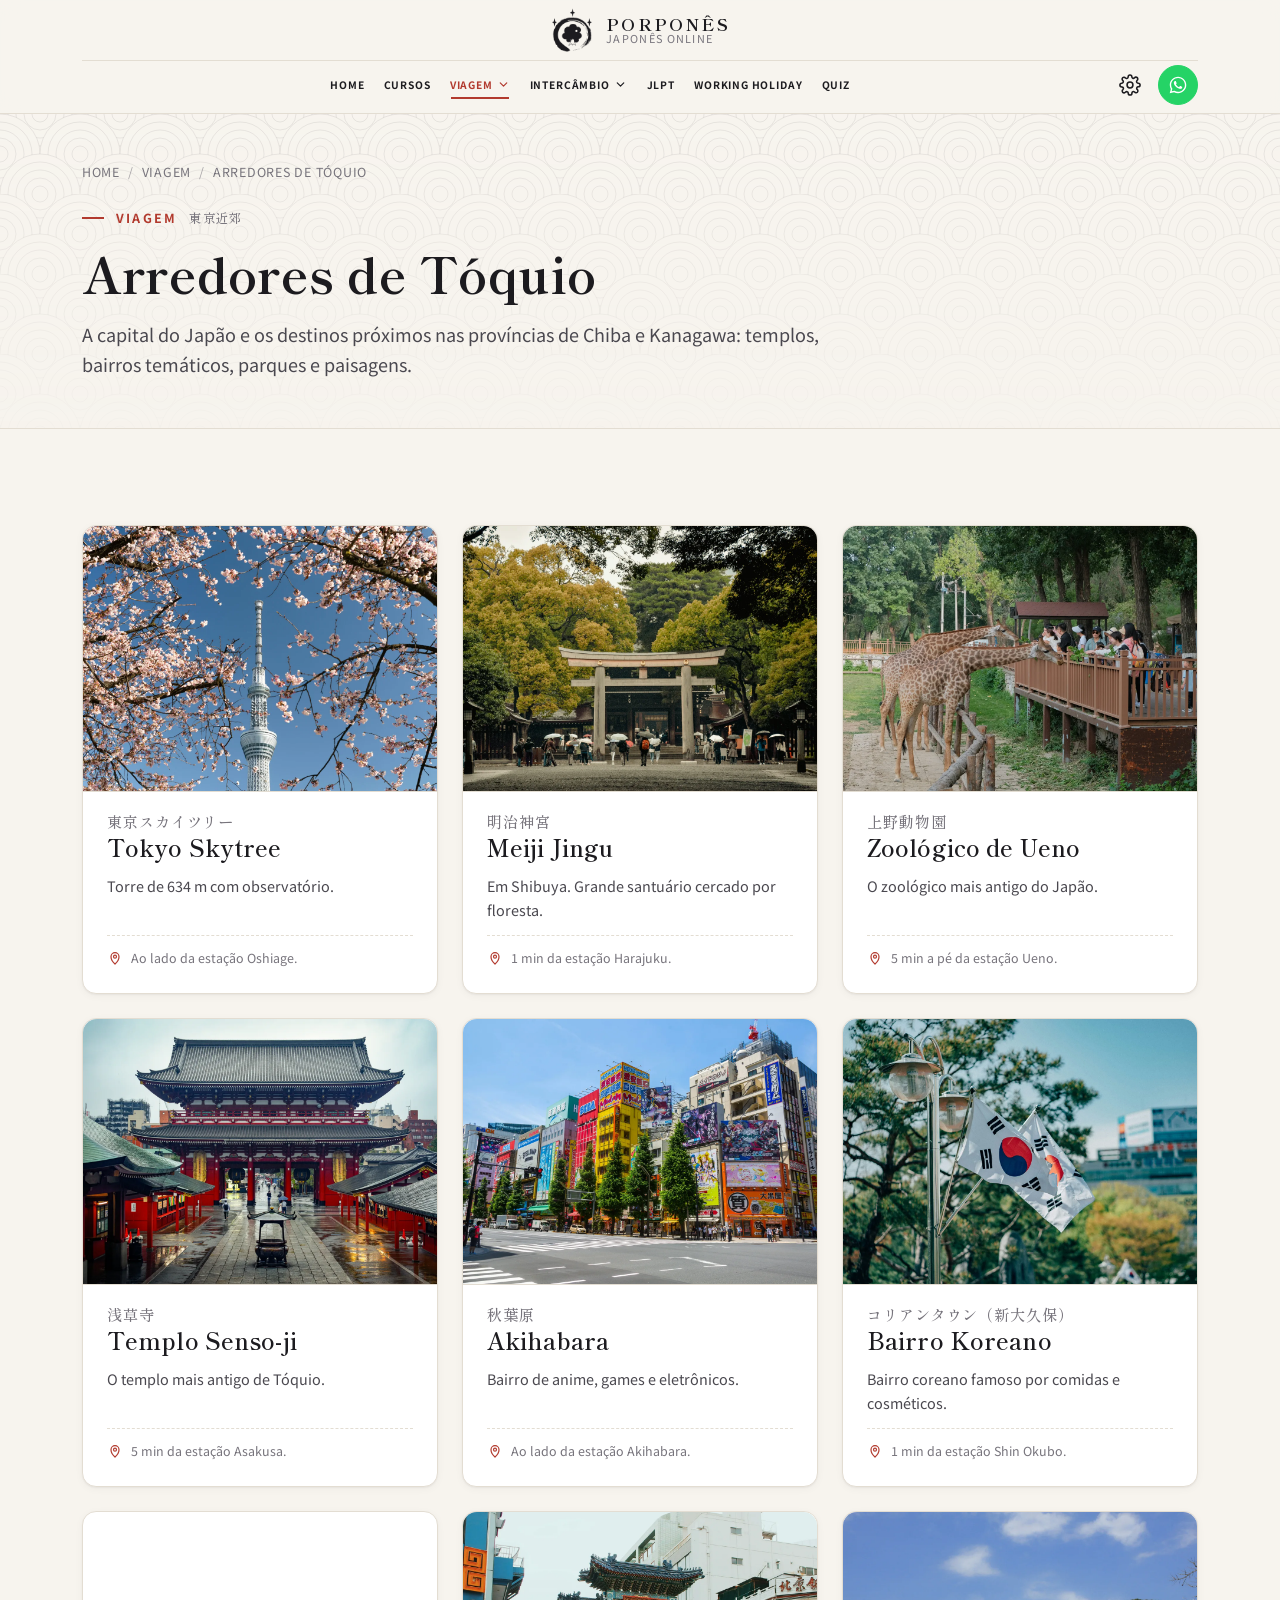
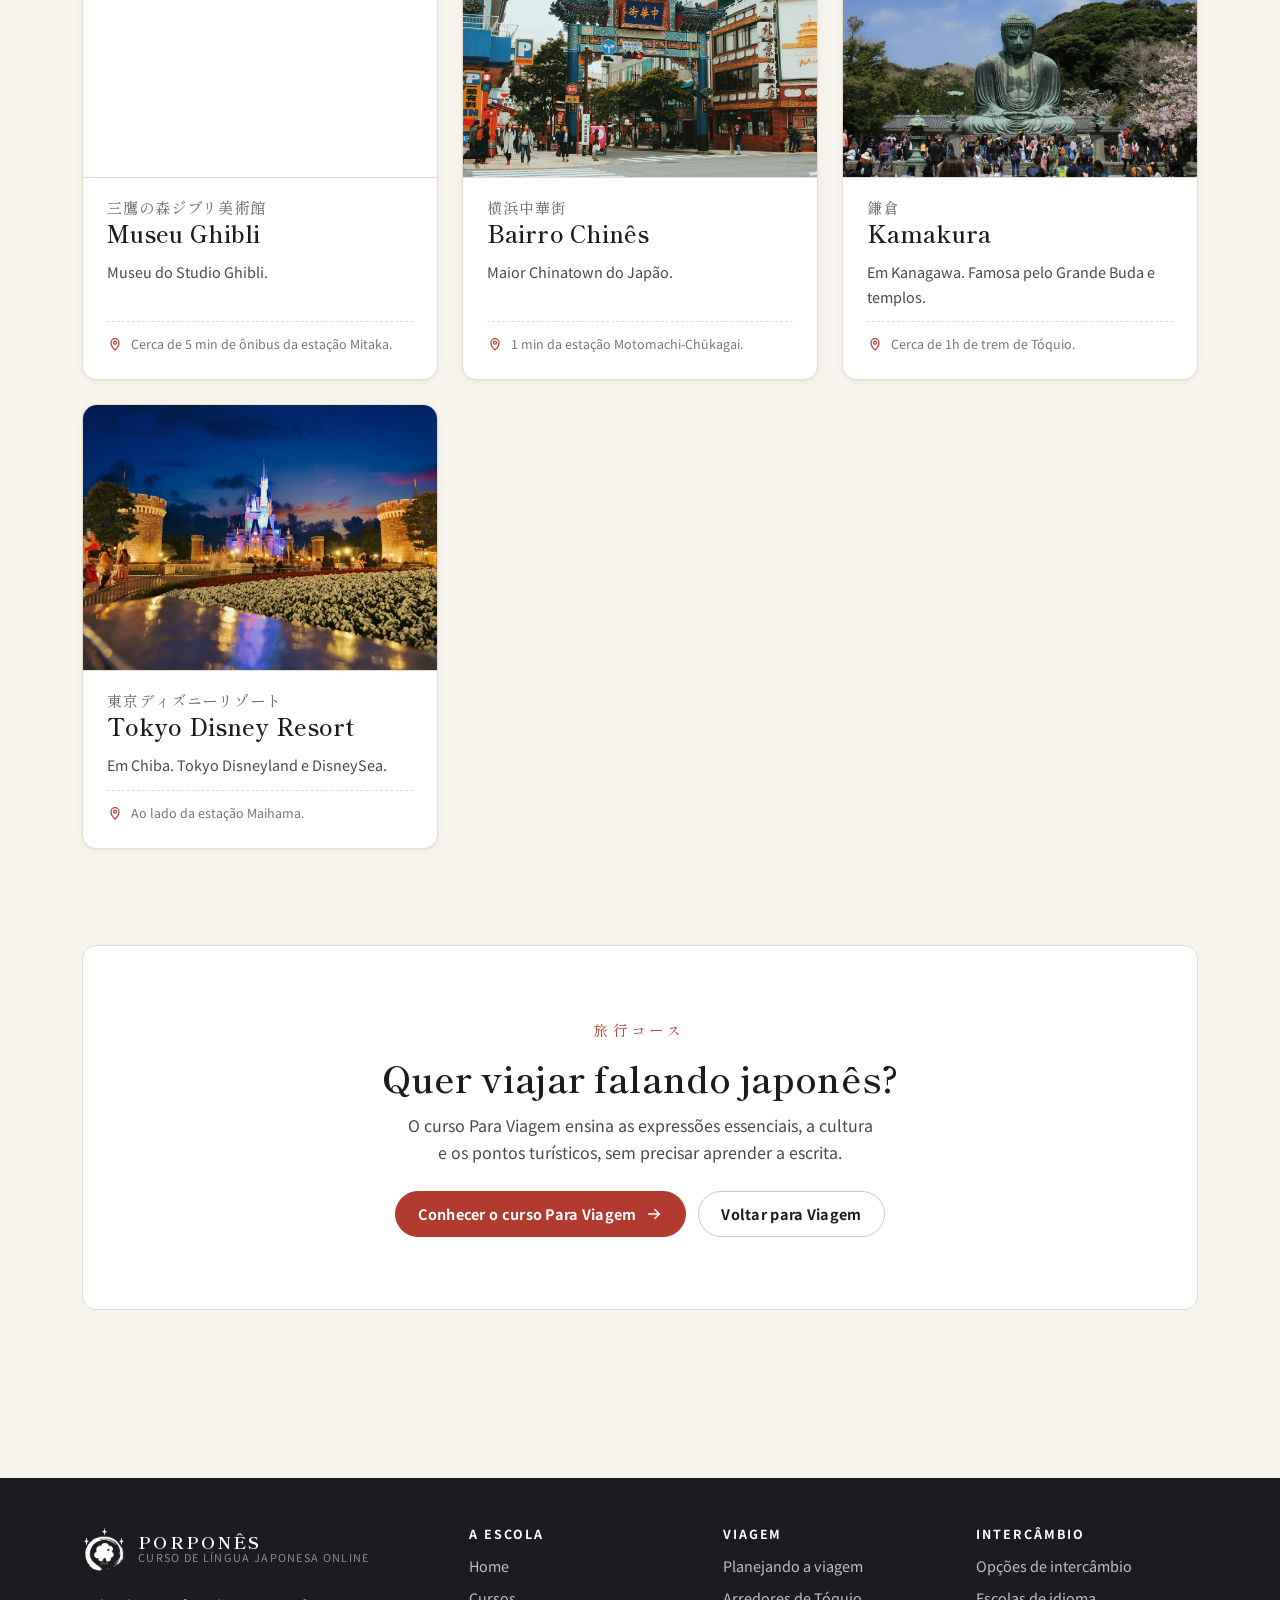
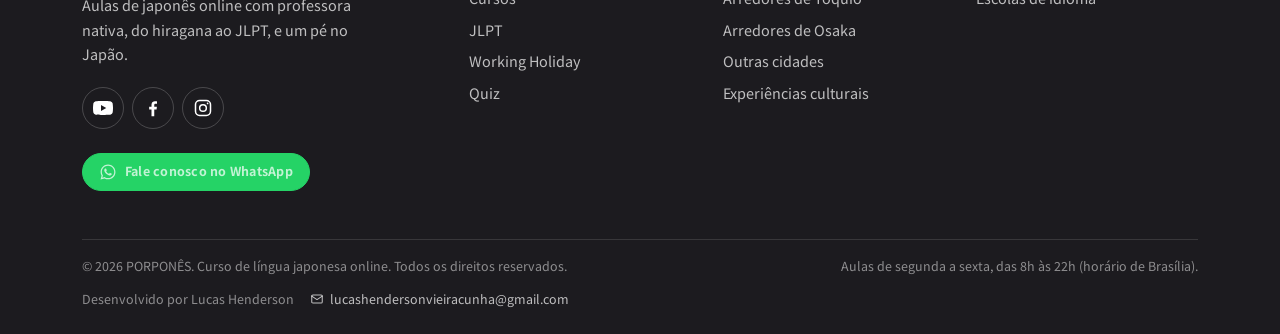
<file: viagem-tokyo.html>
<!DOCTYPE html>
<html lang="pt-BR">
<head>
  <meta charset="UTF-8">
  <meta name="viewport" content="width=device-width, initial-scale=1">
  <title data-i18n>Arredores de Tóquio | PORPONÊS</title>
  <meta name="description" content="Os 10 principais pontos turísticos de Tóquio e arredores (Chiba e Kanagawa), com descrição e como chegar." data-i18n-attr="content">
  <meta name="theme-color" content="#f7f4ee">
  <link rel="icon" href="assets/img/favicon.ico" sizes="16x16 32x32 48x48">
  <link rel="icon" type="image/png" sizes="32x32" href="assets/img/favicon-32.png">
  <link rel="icon" type="image/png" sizes="192x192" href="assets/img/icon-192.png">
  <link rel="apple-touch-icon" sizes="180x180" href="assets/img/apple-touch-icon.png">
  <link rel="preconnect" href="https://fonts.googleapis.com">
  <link rel="preconnect" href="https://fonts.gstatic.com" crossorigin>
  <link href="https://fonts.googleapis.com/css2?family=Noto+Sans+JP:wght@400;500;700&family=Shippori+Mincho:wght@500;600;700&display=swap" rel="stylesheet">
  <link rel="stylesheet" href="assets/css/style.css">
  <script>
    /* Aplica tema e idioma salvos antes da primeira pintura (evita "piscar").
       Preferências: localStorage "porpones-theme" (light/dark) e "porpones-lang" (pt/en/ja). */
    (function () {
      var d = document.documentElement;
      d.classList.add("js");
      try {
        var t = localStorage.getItem("porpones-theme");
        if (t !== "dark" && t !== "light") {
          t = window.matchMedia && matchMedia("(prefers-color-scheme: dark)").matches ? "dark" : "light";
        }
        d.setAttribute("data-theme", t);
        var l = localStorage.getItem("porpones-lang");
        var q = /[?&]lang=(pt|en|ja)\b/.exec(location.search);
        if (q) l = q[1];
        if (l === "en" || l === "ja") {
          d.setAttribute("lang", l);
          d.classList.add("i18n-pending");
          setTimeout(function () { d.classList.remove("i18n-pending"); }, 1500);
        }
      } catch (e) {
        d.setAttribute("data-theme", "light");
      }
    })();
  </script>
</head>
<body>
<a class="skip-link" href="#conteudo" data-i18n>Ir para o conteúdo</a>

<header class="site-header">
  <div class="container site-header__inner">
    <a class="brand" href="index.html" aria-label="PORPONÊS, página inicial" data-i18n-attr="aria-label">
      <img class="brand__logo" src="assets/img/logo.png" alt="PORPONÊS" width="44" height="44" data-logo data-logo-dark="assets/img/logo-white.png">
      <span class="brand__text">
        <span class="brand__name">PORPONÊS</span>
        <span class="brand__tagline" data-i18n>Japonês online</span>
      </span>
    </a>

    <nav class="nav" id="site-nav" aria-label="Navegação principal" data-i18n-attr="aria-label">
      <div class="nav__head">
        <span class="nav__title" data-i18n>Menu</span>
        <button class="icon-btn nav__close" type="button" aria-label="Fechar menu" data-i18n-attr="aria-label"><svg viewBox="0 0 24 24" fill="none" stroke="currentColor" stroke-width="1.8" stroke-linecap="round" stroke-linejoin="round" aria-hidden="true" focusable="false"><path d="M6 6l12 12M18 6L6 18"/></svg></button>
      </div>
      <ul class="nav__list">
        <li class="nav__item"><a class="nav__link" href="index.html" data-i18n>Home</a></li>
        <li class="nav__item"><a class="nav__link" href="cursos.html" data-i18n>Cursos</a></li>
        <li class="nav__item nav__item--has-sub">
          <button class="nav__sub-toggle is-active" type="button" aria-expanded="false" aria-controls="sub-viagem">
            <span data-i18n>Viagem</span><svg viewBox="0 0 24 24" fill="none" stroke="currentColor" stroke-width="2.2" stroke-linecap="round" stroke-linejoin="round" aria-hidden="true" focusable="false"><path d="M6 9l6 6 6-6"/></svg>
          </button>
          <div class="nav__sub-wrap">
            <ul class="nav__sub" id="sub-viagem">
              <li><a class="nav__sub-link" href="viagem.html" data-i18n>Visão geral</a></li>
              <li><a class="nav__sub-link is-active" href="viagem-tokyo.html" aria-current="page" data-i18n>Arredores de Tóquio</a></li>
              <li><a class="nav__sub-link" href="viagem-osaka.html" data-i18n>Arredores de Osaka</a></li>
              <li><a class="nav__sub-link" href="viagem-outras-cidades.html" data-i18n>Outras cidades</a></li>
              <li><a class="nav__sub-link" href="viagem-experiencias.html" data-i18n>Experiências culturais</a></li>
            </ul>
          </div>
        </li>
        <li class="nav__item nav__item--has-sub">
          <button class="nav__sub-toggle" type="button" aria-expanded="false" aria-controls="sub-intercambio">
            <span data-i18n>Intercâmbio</span><svg viewBox="0 0 24 24" fill="none" stroke="currentColor" stroke-width="2.2" stroke-linecap="round" stroke-linejoin="round" aria-hidden="true" focusable="false"><path d="M6 9l6 6 6-6"/></svg>
          </button>
          <div class="nav__sub-wrap">
            <ul class="nav__sub" id="sub-intercambio">
              <li><a class="nav__sub-link" href="intercambio.html" data-i18n>Visão geral</a></li>
              <li><a class="nav__sub-link" href="escola-de-idioma.html" data-i18n>Escolas de idioma</a></li>
            </ul>
          </div>
        </li>
        <li class="nav__item"><a class="nav__link" href="jlpt.html" data-i18n>JLPT</a></li>
        <li class="nav__item"><a class="nav__link" href="working-holiday.html" data-i18n>Working Holiday</a></li>
        <li class="nav__item"><a class="nav__link" href="quiz.html" data-i18n>Quiz</a></li>
      </ul>
      <div class="nav__cta">
        <a class="btn btn--whatsapp" href="#" data-whatsapp-link><svg viewBox="0 0 24 24" fill="currentColor" aria-hidden="true" focusable="false"><path d="M12.04 2C6.58 2 2.13 6.45 2.13 11.91c0 1.75.46 3.45 1.32 4.95L2.05 22l5.25-1.38c1.45.79 3.08 1.21 4.74 1.21 5.46 0 9.91-4.45 9.91-9.91S17.5 2 12.04 2zm0 18.15c-1.48 0-2.93-.4-4.2-1.15l-.3-.18-3.12.82.83-3.04-.2-.31a8.2 8.2 0 0 1-1.26-4.38c0-4.54 3.7-8.24 8.24-8.24 4.54 0 8.24 3.7 8.24 8.24s-3.69 8.24-8.23 8.24zm4.52-6.16c-.25-.12-1.47-.72-1.69-.81-.23-.08-.39-.12-.56.12-.17.25-.64.81-.78.97-.14.17-.29.19-.54.06-.25-.12-1.05-.39-1.99-1.23-.74-.66-1.23-1.47-1.38-1.72-.14-.25-.02-.38.11-.51.11-.11.25-.29.37-.43.12-.14.17-.25.25-.41.08-.17.04-.31-.02-.43-.06-.12-.56-1.34-.76-1.84-.2-.48-.41-.42-.56-.43h-.48c-.17 0-.43.06-.66.31-.22.25-.86.85-.86 2.07 0 1.22.89 2.4 1.01 2.56.12.17 1.75 2.67 4.23 3.74.59.26 1.05.41 1.41.52.59.19 1.13.16 1.56.1.48-.07 1.47-.6 1.67-1.18.21-.58.21-1.07.14-1.18-.06-.1-.22-.16-.47-.28z"/></svg><span data-i18n>Fale conosco</span></a>
      </div>
    </nav>

    <div class="header-tools">
      <div class="settings">
        <button class="icon-btn settings__btn" type="button" aria-haspopup="true" aria-expanded="false" aria-controls="settings-menu" aria-label="Configurações" data-i18n-attr="aria-label">
          <svg viewBox="0 0 24 24" fill="none" stroke="currentColor" stroke-width="1.7" stroke-linecap="round" stroke-linejoin="round" aria-hidden="true" focusable="false"><circle cx="12" cy="12" r="3.2"/><path d="M19.4 15a1.7 1.7 0 0 0 .3 1.8l.1.1a2 2 0 1 1-2.8 2.8l-.1-.1a1.7 1.7 0 0 0-1.8-.3 1.7 1.7 0 0 0-1 1.5V21a2 2 0 1 1-4 0v-.1a1.7 1.7 0 0 0-1.1-1.5 1.7 1.7 0 0 0-1.8.3l-.1.1a2 2 0 1 1-2.8-2.8l.1-.1a1.7 1.7 0 0 0 .3-1.8 1.7 1.7 0 0 0-1.5-1H3a2 2 0 1 1 0-4h.1a1.7 1.7 0 0 0 1.5-1.1 1.7 1.7 0 0 0-.3-1.8l-.1-.1a2 2 0 1 1 2.8-2.8l.1.1a1.7 1.7 0 0 0 1.8.3H9a1.7 1.7 0 0 0 1-1.5V3a2 2 0 1 1 4 0v.1a1.7 1.7 0 0 0 1 1.5 1.7 1.7 0 0 0 1.8-.3l.1-.1a2 2 0 1 1 2.8 2.8l-.1.1a1.7 1.7 0 0 0-.3 1.8V9a1.7 1.7 0 0 0 1.5 1H21a2 2 0 1 1 0 4h-.1a1.7 1.7 0 0 0-1.5 1z"/></svg>
        </button>
        <div class="settings__menu" id="settings-menu" role="group" aria-label="Configurações" data-i18n-attr="aria-label">
          <span class="settings__title" data-i18n>Configurações</span>
          <div class="settings__row">
            <span class="settings__icon"><svg viewBox="0 0 24 24" fill="none" stroke="currentColor" stroke-width="1.7" stroke-linecap="round" stroke-linejoin="round" aria-hidden="true" focusable="false"><circle cx="12" cy="12" r="9"/><path d="M3 12h18M12 3c2.6 2.6 3.9 5.6 3.9 9s-1.3 6.4-3.9 9c-2.6-2.6-3.9-5.6-3.9-9S9.4 5.6 12 3z"/></svg></span>
            <span class="settings__text"><span class="settings__name" data-i18n>Idioma</span></span>
            <div class="seg" role="radiogroup" aria-label="Idioma" data-i18n-attr="aria-label">
              <button class="seg__btn lang-option" type="button" role="radio" aria-checked="true" data-lang="pt" lang="pt-BR" title="Português">PT</button>
              <button class="seg__btn lang-option" type="button" role="radio" aria-checked="false" data-lang="en" lang="en" title="English">EN</button>
              <button class="seg__btn lang-option" type="button" role="radio" aria-checked="false" data-lang="ja" lang="ja" title="日本語">日本語</button>
            </div>
          </div>
          <button class="settings__row settings__toggle theme-toggle" type="button" aria-pressed="false">
            <span class="settings__icon"><svg viewBox="0 0 24 24" aria-hidden="true" focusable="false"><g class="theme-toggle__sun" fill="none" stroke="currentColor" stroke-width="1.8" stroke-linecap="round"><circle cx="12" cy="12" r="4"/><g class="theme-toggle__rays"><path d="M12 2.5v2M12 19.5v2M2.5 12h2M19.5 12h2M5.3 5.3l1.4 1.4M17.3 17.3l1.4 1.4M5.3 18.7l1.4-1.4M17.3 6.7l1.4-1.4"/></g></g><path class="theme-toggle__moon" fill="currentColor" d="M20.6 14.3A8.6 8.6 0 0 1 9.7 3.4a8.6 8.6 0 1 0 10.9 10.9z"/></svg></span>
            <span class="settings__text"><span class="settings__name" data-i18n>Tema</span><span class="settings__state"><span class="theme-toggle__state theme-toggle__state--light" data-i18n>Claro</span><span class="theme-toggle__state theme-toggle__state--dark" data-i18n>Escuro</span></span></span>
            <span class="switch" aria-hidden="true"></span>
          </button>
          <button class="settings__row settings__toggle sound-toggle" type="button" aria-pressed="true">
            <span class="settings__icon"><svg viewBox="0 0 24 24" fill="none" stroke="currentColor" stroke-width="1.8" stroke-linecap="round" stroke-linejoin="round" aria-hidden="true" focusable="false"><path d="M4 9.5v5h3.4l4.6 4v-13l-4.6 4z"/><path class="sound-toggle__wave" d="M15.5 9.6a3.4 3.4 0 0 1 0 4.8"/><path class="sound-toggle__wave" d="M18.2 7a7.2 7.2 0 0 1 0 10"/><path class="sound-toggle__slash" d="M4 4l16 16"/></svg></span>
            <span class="settings__text"><span class="settings__name" data-i18n>Sons da interface</span><span class="settings__state"><span class="sound-toggle__label sound-toggle__label--on" data-i18n>Ligados</span><span class="sound-toggle__label sound-toggle__label--off" data-i18n>Desligados</span></span></span>
            <span class="switch" aria-hidden="true"></span>
          </button>
        </div>
      </div>
      <a class="btn btn--whatsapp btn--sm header-cta" href="#" data-whatsapp-link><svg viewBox="0 0 24 24" fill="currentColor" aria-hidden="true" focusable="false"><path d="M12.04 2C6.58 2 2.13 6.45 2.13 11.91c0 1.75.46 3.45 1.32 4.95L2.05 22l5.25-1.38c1.45.79 3.08 1.21 4.74 1.21 5.46 0 9.91-4.45 9.91-9.91S17.5 2 12.04 2zm0 18.15c-1.48 0-2.93-.4-4.2-1.15l-.3-.18-3.12.82.83-3.04-.2-.31a8.2 8.2 0 0 1-1.26-4.38c0-4.54 3.7-8.24 8.24-8.24 4.54 0 8.24 3.7 8.24 8.24s-3.69 8.24-8.23 8.24zm4.52-6.16c-.25-.12-1.47-.72-1.69-.81-.23-.08-.39-.12-.56.12-.17.25-.64.81-.78.97-.14.17-.29.19-.54.06-.25-.12-1.05-.39-1.99-1.23-.74-.66-1.23-1.47-1.38-1.72-.14-.25-.02-.38.11-.51.11-.11.25-.29.37-.43.12-.14.17-.25.25-.41.08-.17.04-.31-.02-.43-.06-.12-.56-1.34-.76-1.84-.2-.48-.41-.42-.56-.43h-.48c-.17 0-.43.06-.66.31-.22.25-.86.85-.86 2.07 0 1.22.89 2.4 1.01 2.56.12.17 1.75 2.67 4.23 3.74.59.26 1.05.41 1.41.52.59.19 1.13.16 1.56.1.48-.07 1.47-.6 1.67-1.18.21-.58.21-1.07.14-1.18-.06-.1-.22-.16-.47-.28z"/></svg><span data-i18n>Fale conosco</span></a>
      <button class="icon-btn nav-toggle" type="button" aria-expanded="false" aria-controls="site-nav" aria-label="Abrir menu" data-i18n-attr="aria-label">
        <span class="icon-menu"><svg viewBox="0 0 24 24" fill="none" stroke="currentColor" stroke-width="1.8" stroke-linecap="round" stroke-linejoin="round" aria-hidden="true" focusable="false"><path d="M4 7h16M4 12h16M4 17h16"/></svg></span>
        <span class="icon-close"><svg viewBox="0 0 24 24" fill="none" stroke="currentColor" stroke-width="1.8" stroke-linecap="round" stroke-linejoin="round" aria-hidden="true" focusable="false"><path d="M6 6l12 12M18 6L6 18"/></svg></span>
      </button>
    </div>
  </div>
</header>

<main id="conteudo">
<section class="page-hero pattern-seigaiha">
  <div class="container">
    <div class="page-hero__inner">
      <nav class="breadcrumb" aria-label="Você está em" data-i18n-attr="aria-label"><a href="index.html" data-i18n>Home</a><span aria-hidden="true">/</span><a href="viagem.html" data-i18n>Viagem</a><span aria-hidden="true">/</span><span data-i18n>Arredores de Tóquio</span></nav>
<p class="eyebrow" data-i18n>Viagem <span lang="ja">東京近郊</span></p>
<h1 data-i18n>Arredores de Tóquio</h1>
      <p class="lead" data-i18n>A capital do Japão e os destinos próximos nas províncias de Chiba e Kanagawa: templos, bairros temáticos, parques e paisagens.</p>

    </div>
  </div>
</section>

<section class="section">
  <div class="container">
    
    <div class="grid grid--3">
<article class="card card--place">
  <img class="card__img" src="assets/img/tokyo/tokyo-skytree.webp" alt="Tokyo Skytree emoldurado por cerejeiras em flor" width="1200" height="900" loading="lazy" decoding="async" data-i18n-attr="alt">
  <h3 class="card__title" data-i18n><span class="card__jp" lang="ja">東京スカイツリー</span>Tokyo Skytree</h3>
  <p class="card__text" data-i18n>Torre de 634 m com observatório.</p>
  <p class="card__meta"><svg viewBox="0 0 24 24" fill="none" stroke="currentColor" stroke-width="1.8" stroke-linecap="round" stroke-linejoin="round" aria-hidden="true" focusable="false"><path d="M12 21s-6-5.5-6-11a6 6 0 0 1 12 0c0 5.5-6 11-6 11z"/><circle cx="12" cy="10" r="2.2"/></svg><span data-i18n>Ao lado da estação Oshiage.</span></p>
</article>
<article class="card card--place">
  <img class="card__img" src="assets/img/tokyo/meiji-jingu.webp" alt="Torii do Santuário Meiji Jingu cercado pela floresta" width="1200" height="900" loading="lazy" decoding="async" data-i18n-attr="alt">
  <h3 class="card__title" data-i18n><span class="card__jp" lang="ja">明治神宮</span>Meiji Jingu</h3>
  <p class="card__text" data-i18n>Em Shibuya. Grande santuário cercado por floresta.</p>
  <p class="card__meta"><svg viewBox="0 0 24 24" fill="none" stroke="currentColor" stroke-width="1.8" stroke-linecap="round" stroke-linejoin="round" aria-hidden="true" focusable="false"><path d="M12 21s-6-5.5-6-11a6 6 0 0 1 12 0c0 5.5-6 11-6 11z"/><circle cx="12" cy="10" r="2.2"/></svg><span data-i18n>1 min da estação Harajuku.</span></p>
</article>
<article class="card card--place">
  <img class="card__img" src="assets/img/tokyo/zoologico-de-ueno.webp" alt="Visitantes alimentando girafas no Zoológico de Ueno" width="1200" height="900" loading="lazy" decoding="async" data-i18n-attr="alt">
  <h3 class="card__title" data-i18n><span class="card__jp" lang="ja">上野動物園</span>Zoológico de Ueno</h3>
  <p class="card__text" data-i18n>O zoológico mais antigo do Japão.</p>
  <p class="card__meta"><svg viewBox="0 0 24 24" fill="none" stroke="currentColor" stroke-width="1.8" stroke-linecap="round" stroke-linejoin="round" aria-hidden="true" focusable="false"><path d="M12 21s-6-5.5-6-11a6 6 0 0 1 12 0c0 5.5-6 11-6 11z"/><circle cx="12" cy="10" r="2.2"/></svg><span data-i18n>5 min a pé da estação Ueno.</span></p>
</article>
<article class="card card--place">
  <img class="card__img" src="assets/img/tokyo/templo-senso-ji.webp" alt="Portão e pátio do Templo Senso-ji em Asakusa" width="1200" height="900" loading="lazy" decoding="async" data-i18n-attr="alt">
  <h3 class="card__title" data-i18n><span class="card__jp" lang="ja">浅草寺</span>Templo Senso-ji</h3>
  <p class="card__text" data-i18n>O templo mais antigo de Tóquio.</p>
  <p class="card__meta"><svg viewBox="0 0 24 24" fill="none" stroke="currentColor" stroke-width="1.8" stroke-linecap="round" stroke-linejoin="round" aria-hidden="true" focusable="false"><path d="M12 21s-6-5.5-6-11a6 6 0 0 1 12 0c0 5.5-6 11-6 11z"/><circle cx="12" cy="10" r="2.2"/></svg><span data-i18n>5 min da estação Asakusa.</span></p>
</article>
<article class="card card--place">
  <img class="card__img" src="assets/img/tokyo/akihabara.webp" alt="Rua de Akihabara com prédios cobertos de painéis de anime" width="1200" height="900" loading="lazy" decoding="async" data-i18n-attr="alt">
  <h3 class="card__title" data-i18n><span class="card__jp" lang="ja">秋葉原</span>Akihabara</h3>
  <p class="card__text" data-i18n>Bairro de anime, games e eletrônicos.</p>
  <p class="card__meta"><svg viewBox="0 0 24 24" fill="none" stroke="currentColor" stroke-width="1.8" stroke-linecap="round" stroke-linejoin="round" aria-hidden="true" focusable="false"><path d="M12 21s-6-5.5-6-11a6 6 0 0 1 12 0c0 5.5-6 11-6 11z"/><circle cx="12" cy="10" r="2.2"/></svg><span data-i18n>Ao lado da estação Akihabara.</span></p>
</article>
<article class="card card--place">
  <img class="card__img" src="assets/img/tokyo/bairro-koreano.webp" alt="Bandeiras da Coreia do Sul em um poste de rua" width="1200" height="900" loading="lazy" decoding="async" data-i18n-attr="alt">
  <h3 class="card__title" data-i18n><span class="card__jp" lang="ja">コリアンタウン（新大久保）</span>Bairro Koreano</h3>
  <p class="card__text" data-i18n>Bairro coreano famoso por comidas e cosméticos.</p>
  <p class="card__meta"><svg viewBox="0 0 24 24" fill="none" stroke="currentColor" stroke-width="1.8" stroke-linecap="round" stroke-linejoin="round" aria-hidden="true" focusable="false"><path d="M12 21s-6-5.5-6-11a6 6 0 0 1 12 0c0 5.5-6 11-6 11z"/><circle cx="12" cy="10" r="2.2"/></svg><span data-i18n>1 min da estação Shin Okubo.</span></p>
</article>
<article class="card card--place">
  <img class="card__img" src="assets/img/tokyo/museu-ghibli.webp" alt="Placa com o Totoro indicando o caminho para o Museu Ghibli" width="1200" height="900" loading="lazy" decoding="async" data-i18n-attr="alt">
  <h3 class="card__title" data-i18n><span class="card__jp" lang="ja">三鷹の森ジブリ美術館</span>Museu Ghibli</h3>
  <p class="card__text" data-i18n>Museu do Studio Ghibli.</p>
  <p class="card__meta"><svg viewBox="0 0 24 24" fill="none" stroke="currentColor" stroke-width="1.8" stroke-linecap="round" stroke-linejoin="round" aria-hidden="true" focusable="false"><path d="M12 21s-6-5.5-6-11a6 6 0 0 1 12 0c0 5.5-6 11-6 11z"/><circle cx="12" cy="10" r="2.2"/></svg><span data-i18n>Cerca de 5 min de ônibus da estação Mitaka.</span></p>
</article>
<article class="card card--place">
  <img class="card__img" src="assets/img/tokyo/chinatown-do-japao.webp" alt="Portão de entrada da Chinatown de Yokohama" width="1200" height="900" loading="lazy" decoding="async" data-i18n-attr="alt">
  <h3 class="card__title" data-i18n><span class="card__jp" lang="ja">横浜中華街</span>Bairro Chinês</h3>
  <p class="card__text" data-i18n>Maior Chinatown do Japão.</p>
  <p class="card__meta"><svg viewBox="0 0 24 24" fill="none" stroke="currentColor" stroke-width="1.8" stroke-linecap="round" stroke-linejoin="round" aria-hidden="true" focusable="false"><path d="M12 21s-6-5.5-6-11a6 6 0 0 1 12 0c0 5.5-6 11-6 11z"/><circle cx="12" cy="10" r="2.2"/></svg><span data-i18n>1 min da estação Motomachi-Chūkagai.</span></p>
</article>
<article class="card card--place">
  <img class="card__img" src="assets/img/tokyo/kamakura.webp" alt="Grande Buda de Kamakura com cerejeiras em flor" width="1200" height="900" loading="lazy" decoding="async" data-i18n-attr="alt">
  <h3 class="card__title" data-i18n><span class="card__jp" lang="ja">鎌倉</span>Kamakura</h3>
  <p class="card__text" data-i18n>Em Kanagawa. Famosa pelo Grande Buda e templos.</p>
  <p class="card__meta"><svg viewBox="0 0 24 24" fill="none" stroke="currentColor" stroke-width="1.8" stroke-linecap="round" stroke-linejoin="round" aria-hidden="true" focusable="false"><path d="M12 21s-6-5.5-6-11a6 6 0 0 1 12 0c0 5.5-6 11-6 11z"/><circle cx="12" cy="10" r="2.2"/></svg><span data-i18n>Cerca de 1h de trem de Tóquio.</span></p>
</article>
<article class="card card--place">
  <img class="card__img" src="assets/img/tokyo/tokyo-disney-resort.webp" alt="Castelo do Tokyo Disneyland iluminado ao anoitecer" width="1200" height="900" loading="lazy" decoding="async" data-i18n-attr="alt">
  <h3 class="card__title" data-i18n><span class="card__jp" lang="ja">東京ディズニーリゾート</span>Tokyo Disney Resort</h3>
  <p class="card__text" data-i18n>Em Chiba. Tokyo Disneyland e DisneySea.</p>
  <p class="card__meta"><svg viewBox="0 0 24 24" fill="none" stroke="currentColor" stroke-width="1.8" stroke-linecap="round" stroke-linejoin="round" aria-hidden="true" focusable="false"><path d="M12 21s-6-5.5-6-11a6 6 0 0 1 12 0c0 5.5-6 11-6 11z"/><circle cx="12" cy="10" r="2.2"/></svg><span data-i18n>Ao lado da estação Maihama.</span></p>
</article>
    </div>
  </div>
</section>

<section class="section section--tight" style="padding-top:0">
  <div class="container">
    <div class="cta-block">
      <span class="cta-block__jp" lang="ja">旅行コース</span>
      <h2 data-i18n>Quer viajar falando japonês?</h2>
      <p data-i18n>O curso Para Viagem ensina as expressões essenciais, a cultura e os pontos turísticos, sem precisar aprender a escrita.</p>
      <div class="btn-group">
        <a class="btn btn--primary" href="cursos.html#viagem"><span data-i18n>Conhecer o curso Para Viagem</span> <svg viewBox="0 0 24 24" fill="none" stroke="currentColor" stroke-width="2" stroke-linecap="round" stroke-linejoin="round" aria-hidden="true" focusable="false"><path d="M5 12h14M13 6l6 6-6 6"/></svg></a>
        <a class="btn btn--ghost" href="viagem.html" data-i18n>Voltar para Viagem</a>
      </div>
    </div>
  </div>
</section>
</main>

<footer class="site-footer">
  <div class="container">
    <div class="site-footer__grid">
      <div>
        <a class="brand" href="index.html" aria-label="PORPONÊS, página inicial" data-i18n-attr="aria-label">
          <img class="brand__logo" src="assets/img/logo-white.png" alt="PORPONÊS" width="44" height="44" data-logo>
          <span class="brand__text">
            <span class="brand__name">PORPONÊS</span>
            <span class="brand__tagline" data-i18n>Curso de língua japonesa online</span>
          </span>
        </a>
        <p class="site-footer__about" data-i18n>Aulas de japonês online com professora nativa, do hiragana ao JLPT, e um pé no Japão.</p>
        <div class="social" style="margin-top:1.25rem">
          <a href="https://www.youtube.com/channel/UCExkZOgnUnITbI4Hg4xWzkQ" target="_blank" rel="noopener noreferrer" aria-label="YouTube"><svg viewBox="0 0 24 24" fill="currentColor" aria-hidden="true" focusable="false"><path d="M23.5 6.2a3 3 0 0 0-2.1-2.1C19.5 3.6 12 3.6 12 3.6s-7.5 0-9.4.5A3 3 0 0 0 .5 6.2 31 31 0 0 0 0 12a31 31 0 0 0 .5 5.8 3 3 0 0 0 2.1 2.1c1.9.5 9.4.5 9.4.5s7.5 0 9.4-.5a3 3 0 0 0 2.1-2.1A31 31 0 0 0 24 12a31 31 0 0 0-.5-5.8zM9.6 15.6V8.4l6.3 3.6-6.3 3.6z"/></svg></a>
          <a href="https://www.facebook.com/maki.sousa.7/" target="_blank" rel="noopener noreferrer" aria-label="Facebook"><svg viewBox="0 0 24 24" fill="currentColor" aria-hidden="true" focusable="false"><path d="M13.5 22v-8.2h2.8l.4-3.2h-3.2V8.5c0-.9.3-1.6 1.6-1.6h1.7V4.1c-.3 0-1.3-.1-2.5-.1-2.5 0-4.1 1.5-4.1 4.2v2.4H7.4v3.2h2.8V22h3.3z"/></svg></a>
          <a href="https://www.instagram.com/porponesmaki/" target="_blank" rel="noopener noreferrer" aria-label="Instagram"><svg viewBox="0 0 24 24" fill="none" stroke="currentColor" stroke-width="1.8" stroke-linecap="round" stroke-linejoin="round" aria-hidden="true" focusable="false"><rect x="3" y="3" width="18" height="18" rx="5"/><circle cx="12" cy="12" r="4"/><circle cx="17.5" cy="6.5" r="1" fill="currentColor" stroke="none"/></svg></a>
        </div>
        <a class="btn btn--whatsapp btn--sm" href="#" data-whatsapp-link><svg viewBox="0 0 24 24" fill="currentColor" aria-hidden="true" focusable="false"><path d="M12.04 2C6.58 2 2.13 6.45 2.13 11.91c0 1.75.46 3.45 1.32 4.95L2.05 22l5.25-1.38c1.45.79 3.08 1.21 4.74 1.21 5.46 0 9.91-4.45 9.91-9.91S17.5 2 12.04 2zm0 18.15c-1.48 0-2.93-.4-4.2-1.15l-.3-.18-3.12.82.83-3.04-.2-.31a8.2 8.2 0 0 1-1.26-4.38c0-4.54 3.7-8.24 8.24-8.24 4.54 0 8.24 3.7 8.24 8.24s-3.69 8.24-8.23 8.24zm4.52-6.16c-.25-.12-1.47-.72-1.69-.81-.23-.08-.39-.12-.56.12-.17.25-.64.81-.78.97-.14.17-.29.19-.54.06-.25-.12-1.05-.39-1.99-1.23-.74-.66-1.23-1.47-1.38-1.72-.14-.25-.02-.38.11-.51.11-.11.25-.29.37-.43.12-.14.17-.25.25-.41.08-.17.04-.31-.02-.43-.06-.12-.56-1.34-.76-1.84-.2-.48-.41-.42-.56-.43h-.48c-.17 0-.43.06-.66.31-.22.25-.86.85-.86 2.07 0 1.22.89 2.4 1.01 2.56.12.17 1.75 2.67 4.23 3.74.59.26 1.05.41 1.41.52.59.19 1.13.16 1.56.1.48-.07 1.47-.6 1.67-1.18.21-.58.21-1.07.14-1.18-.06-.1-.22-.16-.47-.28z"/></svg><span data-i18n>Fale conosco no WhatsApp</span></a>
      </div>

      <div>
        <h2 class="site-footer__title" data-i18n>A escola</h2>
        <ul class="site-footer__links">
          <li><a href="index.html" data-i18n>Home</a></li>
          <li><a href="cursos.html" data-i18n>Cursos</a></li>
          <li><a href="jlpt.html" data-i18n>JLPT</a></li>
          <li><a href="working-holiday.html" data-i18n>Working Holiday</a></li>
          <li><a href="quiz.html" data-i18n>Quiz</a></li>
        </ul>
      </div>

      <div>
        <h2 class="site-footer__title" data-i18n>Viagem</h2>
        <ul class="site-footer__links">
          <li><a href="viagem.html" data-i18n>Planejando a viagem</a></li>
          <li><a href="viagem-tokyo.html" data-i18n>Arredores de Tóquio</a></li>
          <li><a href="viagem-osaka.html" data-i18n>Arredores de Osaka</a></li>
          <li><a href="viagem-outras-cidades.html" data-i18n>Outras cidades</a></li>
          <li><a href="viagem-experiencias.html" data-i18n>Experiências culturais</a></li>
        </ul>
      </div>

      <div>
        <h2 class="site-footer__title" data-i18n>Intercâmbio</h2>
        <ul class="site-footer__links">
          <li><a href="intercambio.html" data-i18n>Opções de intercâmbio</a></li>
          <li><a href="escola-de-idioma.html" data-i18n>Escolas de idioma</a></li>
        </ul>
      </div>
    </div>

    <div class="site-footer__bottom">
      <span>&copy; <span data-year>2026</span> PORPONÊS. <span data-i18n>Curso de língua japonesa online. Todos os direitos reservados.</span></span>
      <span data-i18n>Aulas de segunda a sexta, das 8h às 22h (horário de Brasília).</span>
    </div>
    <div class="site-footer__credit">
      <span data-i18n>Desenvolvido por Lucas Henderson</span>
      <a href="mailto:lucashendersonvieiracunha@gmail.com"><svg viewBox="0 0 24 24" fill="none" stroke="currentColor" stroke-width="1.8" stroke-linecap="round" stroke-linejoin="round" aria-hidden="true" focusable="false"><rect x="3" y="5" width="18" height="14" rx="2"/><path d="M3 7l9 6 9-6"/></svg>lucashendersonvieiracunha@gmail.com</a>
    </div>
  </div>
</footer>


<script src="assets/js/translations.js"></script>
<script src="assets/js/main.js"></script>
</body>
</html>
</file>
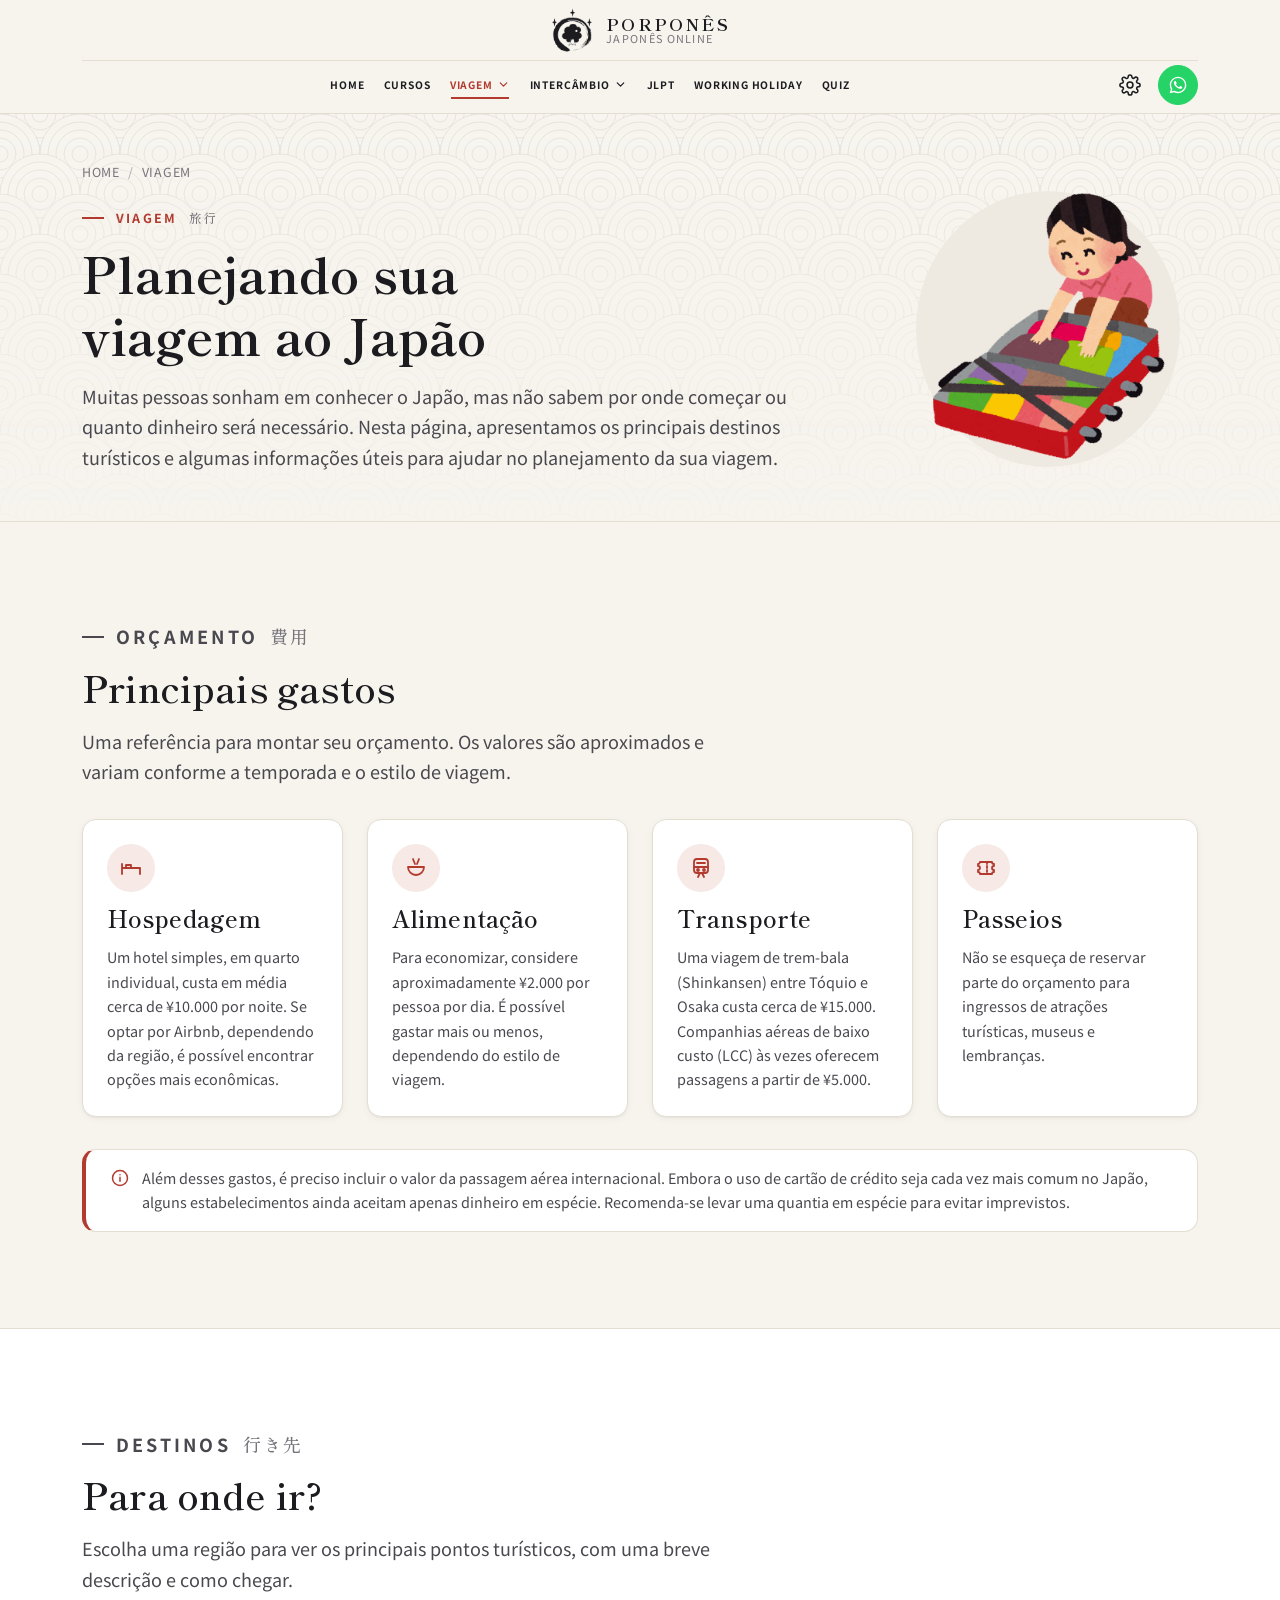
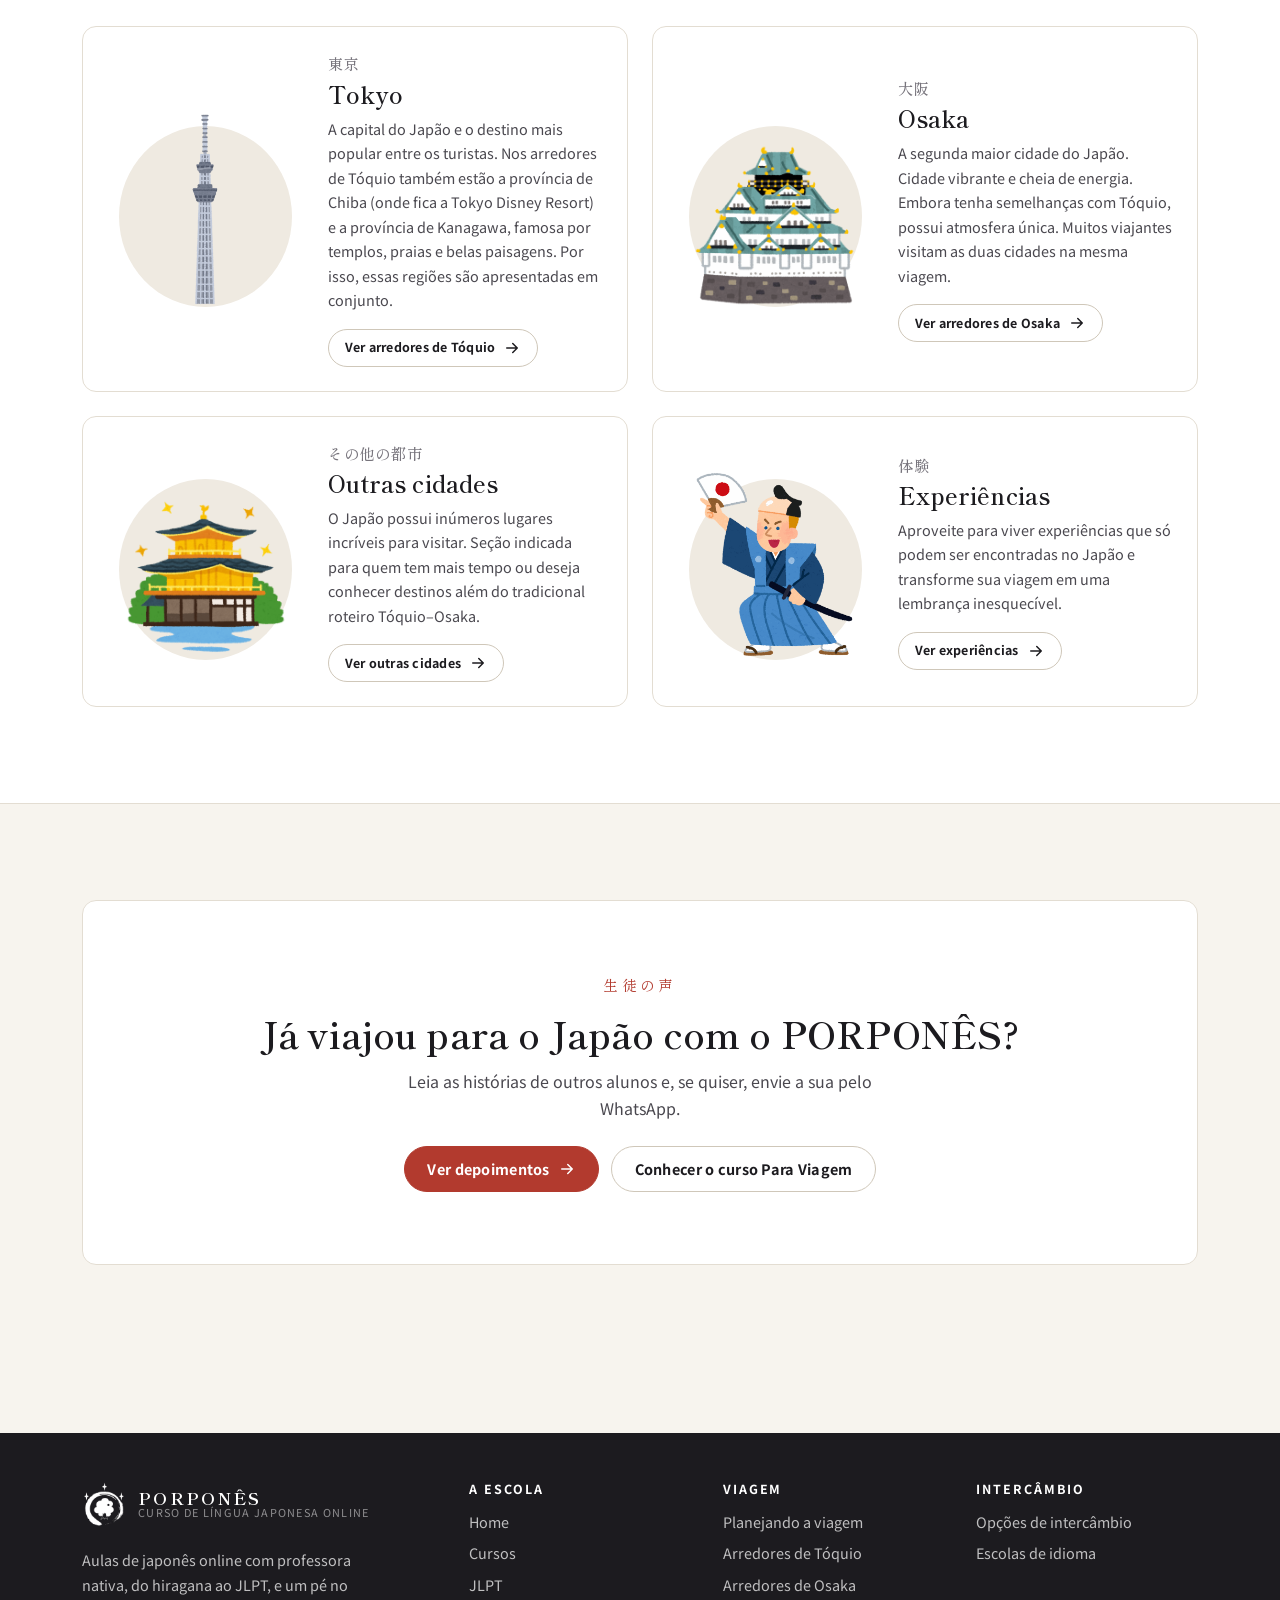
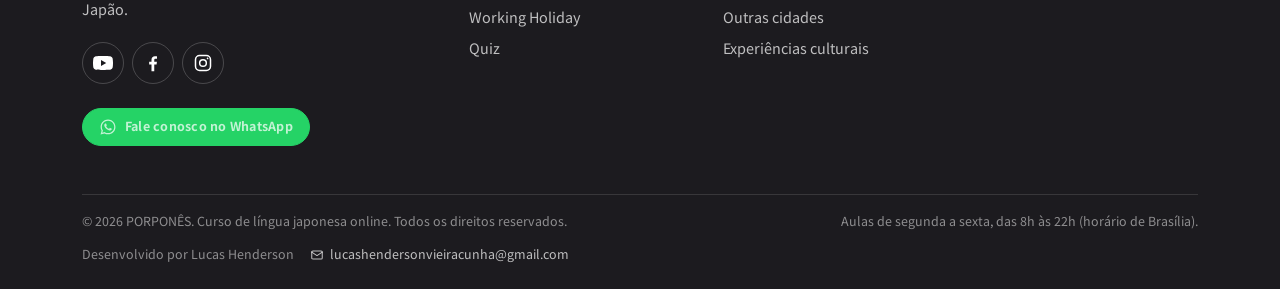
<file: viagem.html>
<!DOCTYPE html>
<html lang="pt-BR">
<head>
  <meta charset="UTF-8">
  <meta name="viewport" content="width=device-width, initial-scale=1">
  <title data-i18n>Viagem ao Japão | PORPONÊS</title>
  <meta name="description" content="Planeje sua viagem ao Japão: principais gastos, destinos e experiências culturais." data-i18n-attr="content">
  <meta name="theme-color" content="#f7f4ee">
  <link rel="icon" href="assets/img/favicon.ico" sizes="16x16 32x32 48x48">
  <link rel="icon" type="image/png" sizes="32x32" href="assets/img/favicon-32.png">
  <link rel="icon" type="image/png" sizes="192x192" href="assets/img/icon-192.png">
  <link rel="apple-touch-icon" sizes="180x180" href="assets/img/apple-touch-icon.png">
  <link rel="preconnect" href="https://fonts.googleapis.com">
  <link rel="preconnect" href="https://fonts.gstatic.com" crossorigin>
  <link href="https://fonts.googleapis.com/css2?family=Noto+Sans+JP:wght@400;500;700&family=Shippori+Mincho:wght@500;600;700&display=swap" rel="stylesheet">
  <link rel="stylesheet" href="assets/css/style.css">
  <script>
    /* Aplica tema e idioma salvos antes da primeira pintura (evita "piscar").
       Preferências: localStorage "porpones-theme" (light/dark) e "porpones-lang" (pt/en/ja). */
    (function () {
      var d = document.documentElement;
      d.classList.add("js");
      try {
        var t = localStorage.getItem("porpones-theme");
        if (t !== "dark" && t !== "light") {
          t = window.matchMedia && matchMedia("(prefers-color-scheme: dark)").matches ? "dark" : "light";
        }
        d.setAttribute("data-theme", t);
        var l = localStorage.getItem("porpones-lang");
        var q = /[?&]lang=(pt|en|ja)\b/.exec(location.search);
        if (q) l = q[1];
        if (l === "en" || l === "ja") {
          d.setAttribute("lang", l);
          d.classList.add("i18n-pending");
          setTimeout(function () { d.classList.remove("i18n-pending"); }, 1500);
        }
      } catch (e) {
        d.setAttribute("data-theme", "light");
      }
    })();
  </script>
</head>
<body>
<a class="skip-link" href="#conteudo" data-i18n>Ir para o conteúdo</a>

<header class="site-header">
  <div class="container site-header__inner">
    <a class="brand" href="index.html" aria-label="PORPONÊS, página inicial" data-i18n-attr="aria-label">
      <img class="brand__logo" src="assets/img/logo.png" alt="PORPONÊS" width="44" height="44" data-logo data-logo-dark="assets/img/logo-white.png">
      <span class="brand__text">
        <span class="brand__name">PORPONÊS</span>
        <span class="brand__tagline" data-i18n>Japonês online</span>
      </span>
    </a>

    <nav class="nav" id="site-nav" aria-label="Navegação principal" data-i18n-attr="aria-label">
      <div class="nav__head">
        <span class="nav__title" data-i18n>Menu</span>
        <button class="icon-btn nav__close" type="button" aria-label="Fechar menu" data-i18n-attr="aria-label"><svg viewBox="0 0 24 24" fill="none" stroke="currentColor" stroke-width="1.8" stroke-linecap="round" stroke-linejoin="round" aria-hidden="true" focusable="false"><path d="M6 6l12 12M18 6L6 18"/></svg></button>
      </div>
      <ul class="nav__list">
        <li class="nav__item"><a class="nav__link" href="index.html" data-i18n>Home</a></li>
        <li class="nav__item"><a class="nav__link" href="cursos.html" data-i18n>Cursos</a></li>
        <li class="nav__item nav__item--has-sub">
          <button class="nav__sub-toggle is-active" type="button" aria-expanded="false" aria-controls="sub-viagem">
            <span data-i18n>Viagem</span><svg viewBox="0 0 24 24" fill="none" stroke="currentColor" stroke-width="2.2" stroke-linecap="round" stroke-linejoin="round" aria-hidden="true" focusable="false"><path d="M6 9l6 6 6-6"/></svg>
          </button>
          <div class="nav__sub-wrap">
            <ul class="nav__sub" id="sub-viagem">
              <li><a class="nav__sub-link is-active" href="viagem.html" aria-current="page" data-i18n>Visão geral</a></li>
              <li><a class="nav__sub-link" href="viagem-tokyo.html" data-i18n>Arredores de Tóquio</a></li>
              <li><a class="nav__sub-link" href="viagem-osaka.html" data-i18n>Arredores de Osaka</a></li>
              <li><a class="nav__sub-link" href="viagem-outras-cidades.html" data-i18n>Outras cidades</a></li>
              <li><a class="nav__sub-link" href="viagem-experiencias.html" data-i18n>Experiências culturais</a></li>
            </ul>
          </div>
        </li>
        <li class="nav__item nav__item--has-sub">
          <button class="nav__sub-toggle" type="button" aria-expanded="false" aria-controls="sub-intercambio">
            <span data-i18n>Intercâmbio</span><svg viewBox="0 0 24 24" fill="none" stroke="currentColor" stroke-width="2.2" stroke-linecap="round" stroke-linejoin="round" aria-hidden="true" focusable="false"><path d="M6 9l6 6 6-6"/></svg>
          </button>
          <div class="nav__sub-wrap">
            <ul class="nav__sub" id="sub-intercambio">
              <li><a class="nav__sub-link" href="intercambio.html" data-i18n>Visão geral</a></li>
              <li><a class="nav__sub-link" href="escola-de-idioma.html" data-i18n>Escolas de idioma</a></li>
            </ul>
          </div>
        </li>
        <li class="nav__item"><a class="nav__link" href="jlpt.html" data-i18n>JLPT</a></li>
        <li class="nav__item"><a class="nav__link" href="working-holiday.html" data-i18n>Working Holiday</a></li>
        <li class="nav__item"><a class="nav__link" href="quiz.html" data-i18n>Quiz</a></li>
      </ul>
      <div class="nav__cta">
        <a class="btn btn--whatsapp" href="#" data-whatsapp-link><svg viewBox="0 0 24 24" fill="currentColor" aria-hidden="true" focusable="false"><path d="M12.04 2C6.58 2 2.13 6.45 2.13 11.91c0 1.75.46 3.45 1.32 4.95L2.05 22l5.25-1.38c1.45.79 3.08 1.21 4.74 1.21 5.46 0 9.91-4.45 9.91-9.91S17.5 2 12.04 2zm0 18.15c-1.48 0-2.93-.4-4.2-1.15l-.3-.18-3.12.82.83-3.04-.2-.31a8.2 8.2 0 0 1-1.26-4.38c0-4.54 3.7-8.24 8.24-8.24 4.54 0 8.24 3.7 8.24 8.24s-3.69 8.24-8.23 8.24zm4.52-6.16c-.25-.12-1.47-.72-1.69-.81-.23-.08-.39-.12-.56.12-.17.25-.64.81-.78.97-.14.17-.29.19-.54.06-.25-.12-1.05-.39-1.99-1.23-.74-.66-1.23-1.47-1.38-1.72-.14-.25-.02-.38.11-.51.11-.11.25-.29.37-.43.12-.14.17-.25.25-.41.08-.17.04-.31-.02-.43-.06-.12-.56-1.34-.76-1.84-.2-.48-.41-.42-.56-.43h-.48c-.17 0-.43.06-.66.31-.22.25-.86.85-.86 2.07 0 1.22.89 2.4 1.01 2.56.12.17 1.75 2.67 4.23 3.74.59.26 1.05.41 1.41.52.59.19 1.13.16 1.56.1.48-.07 1.47-.6 1.67-1.18.21-.58.21-1.07.14-1.18-.06-.1-.22-.16-.47-.28z"/></svg><span data-i18n>Fale conosco</span></a>
      </div>
    </nav>

    <div class="header-tools">
      <div class="settings">
        <button class="icon-btn settings__btn" type="button" aria-haspopup="true" aria-expanded="false" aria-controls="settings-menu" aria-label="Configurações" data-i18n-attr="aria-label">
          <svg viewBox="0 0 24 24" fill="none" stroke="currentColor" stroke-width="1.7" stroke-linecap="round" stroke-linejoin="round" aria-hidden="true" focusable="false"><circle cx="12" cy="12" r="3.2"/><path d="M19.4 15a1.7 1.7 0 0 0 .3 1.8l.1.1a2 2 0 1 1-2.8 2.8l-.1-.1a1.7 1.7 0 0 0-1.8-.3 1.7 1.7 0 0 0-1 1.5V21a2 2 0 1 1-4 0v-.1a1.7 1.7 0 0 0-1.1-1.5 1.7 1.7 0 0 0-1.8.3l-.1.1a2 2 0 1 1-2.8-2.8l.1-.1a1.7 1.7 0 0 0 .3-1.8 1.7 1.7 0 0 0-1.5-1H3a2 2 0 1 1 0-4h.1a1.7 1.7 0 0 0 1.5-1.1 1.7 1.7 0 0 0-.3-1.8l-.1-.1a2 2 0 1 1 2.8-2.8l.1.1a1.7 1.7 0 0 0 1.8.3H9a1.7 1.7 0 0 0 1-1.5V3a2 2 0 1 1 4 0v.1a1.7 1.7 0 0 0 1 1.5 1.7 1.7 0 0 0 1.8-.3l.1-.1a2 2 0 1 1 2.8 2.8l-.1.1a1.7 1.7 0 0 0-.3 1.8V9a1.7 1.7 0 0 0 1.5 1H21a2 2 0 1 1 0 4h-.1a1.7 1.7 0 0 0-1.5 1z"/></svg>
        </button>
        <div class="settings__menu" id="settings-menu" role="group" aria-label="Configurações" data-i18n-attr="aria-label">
          <span class="settings__title" data-i18n>Configurações</span>
          <div class="settings__row">
            <span class="settings__icon"><svg viewBox="0 0 24 24" fill="none" stroke="currentColor" stroke-width="1.7" stroke-linecap="round" stroke-linejoin="round" aria-hidden="true" focusable="false"><circle cx="12" cy="12" r="9"/><path d="M3 12h18M12 3c2.6 2.6 3.9 5.6 3.9 9s-1.3 6.4-3.9 9c-2.6-2.6-3.9-5.6-3.9-9S9.4 5.6 12 3z"/></svg></span>
            <span class="settings__text"><span class="settings__name" data-i18n>Idioma</span></span>
            <div class="seg" role="radiogroup" aria-label="Idioma" data-i18n-attr="aria-label">
              <button class="seg__btn lang-option" type="button" role="radio" aria-checked="true" data-lang="pt" lang="pt-BR" title="Português">PT</button>
              <button class="seg__btn lang-option" type="button" role="radio" aria-checked="false" data-lang="en" lang="en" title="English">EN</button>
              <button class="seg__btn lang-option" type="button" role="radio" aria-checked="false" data-lang="ja" lang="ja" title="日本語">日本語</button>
            </div>
          </div>
          <button class="settings__row settings__toggle theme-toggle" type="button" aria-pressed="false">
            <span class="settings__icon"><svg viewBox="0 0 24 24" aria-hidden="true" focusable="false"><g class="theme-toggle__sun" fill="none" stroke="currentColor" stroke-width="1.8" stroke-linecap="round"><circle cx="12" cy="12" r="4"/><g class="theme-toggle__rays"><path d="M12 2.5v2M12 19.5v2M2.5 12h2M19.5 12h2M5.3 5.3l1.4 1.4M17.3 17.3l1.4 1.4M5.3 18.7l1.4-1.4M17.3 6.7l1.4-1.4"/></g></g><path class="theme-toggle__moon" fill="currentColor" d="M20.6 14.3A8.6 8.6 0 0 1 9.7 3.4a8.6 8.6 0 1 0 10.9 10.9z"/></svg></span>
            <span class="settings__text"><span class="settings__name" data-i18n>Tema</span><span class="settings__state"><span class="theme-toggle__state theme-toggle__state--light" data-i18n>Claro</span><span class="theme-toggle__state theme-toggle__state--dark" data-i18n>Escuro</span></span></span>
            <span class="switch" aria-hidden="true"></span>
          </button>
          <button class="settings__row settings__toggle sound-toggle" type="button" aria-pressed="true">
            <span class="settings__icon"><svg viewBox="0 0 24 24" fill="none" stroke="currentColor" stroke-width="1.8" stroke-linecap="round" stroke-linejoin="round" aria-hidden="true" focusable="false"><path d="M4 9.5v5h3.4l4.6 4v-13l-4.6 4z"/><path class="sound-toggle__wave" d="M15.5 9.6a3.4 3.4 0 0 1 0 4.8"/><path class="sound-toggle__wave" d="M18.2 7a7.2 7.2 0 0 1 0 10"/><path class="sound-toggle__slash" d="M4 4l16 16"/></svg></span>
            <span class="settings__text"><span class="settings__name" data-i18n>Sons da interface</span><span class="settings__state"><span class="sound-toggle__label sound-toggle__label--on" data-i18n>Ligados</span><span class="sound-toggle__label sound-toggle__label--off" data-i18n>Desligados</span></span></span>
            <span class="switch" aria-hidden="true"></span>
          </button>
        </div>
      </div>
      <a class="btn btn--whatsapp btn--sm header-cta" href="#" data-whatsapp-link><svg viewBox="0 0 24 24" fill="currentColor" aria-hidden="true" focusable="false"><path d="M12.04 2C6.58 2 2.13 6.45 2.13 11.91c0 1.75.46 3.45 1.32 4.95L2.05 22l5.25-1.38c1.45.79 3.08 1.21 4.74 1.21 5.46 0 9.91-4.45 9.91-9.91S17.5 2 12.04 2zm0 18.15c-1.48 0-2.93-.4-4.2-1.15l-.3-.18-3.12.82.83-3.04-.2-.31a8.2 8.2 0 0 1-1.26-4.38c0-4.54 3.7-8.24 8.24-8.24 4.54 0 8.24 3.7 8.24 8.24s-3.69 8.24-8.23 8.24zm4.52-6.16c-.25-.12-1.47-.72-1.69-.81-.23-.08-.39-.12-.56.12-.17.25-.64.81-.78.97-.14.17-.29.19-.54.06-.25-.12-1.05-.39-1.99-1.23-.74-.66-1.23-1.47-1.38-1.72-.14-.25-.02-.38.11-.51.11-.11.25-.29.37-.43.12-.14.17-.25.25-.41.08-.17.04-.31-.02-.43-.06-.12-.56-1.34-.76-1.84-.2-.48-.41-.42-.56-.43h-.48c-.17 0-.43.06-.66.31-.22.25-.86.85-.86 2.07 0 1.22.89 2.4 1.01 2.56.12.17 1.75 2.67 4.23 3.74.59.26 1.05.41 1.41.52.59.19 1.13.16 1.56.1.48-.07 1.47-.6 1.67-1.18.21-.58.21-1.07.14-1.18-.06-.1-.22-.16-.47-.28z"/></svg><span data-i18n>Fale conosco</span></a>
      <button class="icon-btn nav-toggle" type="button" aria-expanded="false" aria-controls="site-nav" aria-label="Abrir menu" data-i18n-attr="aria-label">
        <span class="icon-menu"><svg viewBox="0 0 24 24" fill="none" stroke="currentColor" stroke-width="1.8" stroke-linecap="round" stroke-linejoin="round" aria-hidden="true" focusable="false"><path d="M4 7h16M4 12h16M4 17h16"/></svg></span>
        <span class="icon-close"><svg viewBox="0 0 24 24" fill="none" stroke="currentColor" stroke-width="1.8" stroke-linecap="round" stroke-linejoin="round" aria-hidden="true" focusable="false"><path d="M6 6l12 12M18 6L6 18"/></svg></span>
      </button>
    </div>
  </div>
</header>

<main id="conteudo">
<section class="page-hero pattern-seigaiha">
  <div class="container">
    <div class="page-hero__grid">
      <div class="page-hero__inner">
        <nav class="breadcrumb" aria-label="Você está em" data-i18n-attr="aria-label"><a href="index.html" data-i18n>Home</a><span aria-hidden="true">/</span><span data-i18n>Viagem</span></nav>
  <p class="eyebrow" data-i18n>Viagem <span lang="ja">旅行</span></p>
  <h1 data-i18n>Planejando sua viagem ao Japão</h1>
        <p class="lead" data-i18n>Muitas pessoas sonham em conhecer o Japão, mas não sabem por onde começar ou quanto dinheiro será necessário. Nesta página, apresentamos os principais destinos turísticos e algumas informações úteis para ajudar no planejamento da sua viagem.</p>
  
      </div>
      <div class="page-hero__figure figure figure--paper">
        <img class="illus" src="assets/img/illus/viagem-hero.png" alt="" width="650" height="720" decoding="async">
      </div>
    </div>
  </div>
</section>

<section class="section">
  <div class="container">
    <div class="section__head">
      <p class="eyebrow" data-i18n>Orçamento <span lang="ja">費用</span></p>
      <h2 data-i18n>Principais gastos</h2>
      <p data-i18n>Uma referência para montar seu orçamento. Os valores são aproximados e variam conforme a temporada e o estilo de viagem.</p>
    </div>
    <div class="grid grid--4">
      <article class="card">
        <span class="card__icon"><svg viewBox="0 0 24 24" fill="none" stroke="currentColor" stroke-width="1.8" stroke-linecap="round" stroke-linejoin="round" aria-hidden="true" focusable="false"><path d="M3 18V8M3 12h18v6M21 18v-3"/><path d="M7 12V9h5v3"/></svg></span>
        <h3 class="card__title" data-i18n>Hospedagem</h3>
        <p class="card__text" data-i18n>Um hotel simples, em quarto individual, custa em média cerca de ¥10.000 por noite. Se optar por Airbnb, dependendo da região, é possível encontrar opções mais econômicas.</p>
      </article>
      <article class="card">
        <span class="card__icon"><svg viewBox="0 0 24 24" fill="none" stroke="currentColor" stroke-width="1.8" stroke-linecap="round" stroke-linejoin="round" aria-hidden="true" focusable="false"><path d="M4 11h16a8 8 0 0 1-16 0z"/><path d="M9 3l2 5M15 3l-2 5"/></svg></span>
        <h3 class="card__title" data-i18n>Alimentação</h3>
        <p class="card__text" data-i18n>Para economizar, considere aproximadamente ¥2.000 por pessoa por dia. É possível gastar mais ou menos, dependendo do estilo de viagem.</p>
      </article>
      <article class="card">
        <span class="card__icon"><svg viewBox="0 0 24 24" fill="none" stroke="currentColor" stroke-width="1.8" stroke-linecap="round" stroke-linejoin="round" aria-hidden="true" focusable="false"><rect x="5" y="3" width="14" height="14" rx="3"/><path d="M5 11h14M9 21l1.5-3M15 21l-1.5-3M8 7h8"/><circle cx="9" cy="14" r="1" fill="currentColor"/><circle cx="15" cy="14" r="1" fill="currentColor"/></svg></span>
        <h3 class="card__title" data-i18n>Transporte</h3>
        <p class="card__text" data-i18n>Uma viagem de trem-bala (Shinkansen) entre Tóquio e Osaka custa cerca de ¥15.000. Companhias aéreas de baixo custo (LCC) às vezes oferecem passagens a partir de ¥5.000.</p>
      </article>
      <article class="card">
        <span class="card__icon"><svg viewBox="0 0 24 24" fill="none" stroke="currentColor" stroke-width="1.8" stroke-linecap="round" stroke-linejoin="round" aria-hidden="true" focusable="false"><path d="M4 8a2 2 0 0 0 2-2h12a2 2 0 0 0 2 2v2a2 2 0 0 0 0 4v2a2 2 0 0 0-2 2H6a2 2 0 0 0-2-2v-2a2 2 0 0 0 0-4z"/><path d="M13 6v12" stroke-dasharray="2 2"/></svg></span>
        <h3 class="card__title" data-i18n>Passeios</h3>
        <p class="card__text" data-i18n>Não se esqueça de reservar parte do orçamento para ingressos de atrações turísticas, museus e lembranças.</p>
      </article>
    </div>
    <div class="notice" style="margin-top:2rem">
      <svg viewBox="0 0 24 24" fill="none" stroke="currentColor" stroke-width="1.8" stroke-linecap="round" stroke-linejoin="round" aria-hidden="true" focusable="false"><circle cx="12" cy="12" r="9"/><path d="M12 11v5M12 8h.01"/></svg><div data-i18n>Além desses gastos, é preciso incluir o valor da passagem aérea internacional. Embora o uso de cartão de crédito seja cada vez mais comum no Japão, alguns estabelecimentos ainda aceitam apenas dinheiro em espécie. Recomenda-se levar uma quantia em espécie para evitar imprevistos.</div>
    </div>
  </div>
</section>

<section class="section section--white section--bordered">
  <div class="container">
    <div class="section__head">
      <p class="eyebrow" data-i18n>Destinos <span lang="ja">行き先</span></p>
      <h2 data-i18n>Para onde ir?</h2>
      <p data-i18n>Escolha uma região para ver os principais pontos turísticos, com uma breve descrição e como chegar.</p>
    </div>
    <div class="grid grid--2">
      <article class="destination">
        <div class="figure figure--paper destination__figure">
          <img class="illus" src="assets/img/illus/viagem-tokyo.png" alt="" width="410" height="720" decoding="async" loading="lazy">
        </div>
        <div class="destination__body">
          <span class="card__jp" lang="ja">東京</span>
          <h3 data-i18n>Tokyo</h3>
          <p data-i18n>A capital do Japão e o destino mais popular entre os turistas. Nos arredores de Tóquio também estão a província de Chiba (onde fica a Tokyo Disney Resort) e a província de Kanagawa, famosa por templos, praias e belas paisagens. Por isso, essas regiões são apresentadas em conjunto.</p>
          <a class="btn btn--ghost btn--sm" href="viagem-tokyo.html"><span data-i18n>Ver arredores de Tóquio</span> <svg viewBox="0 0 24 24" fill="none" stroke="currentColor" stroke-width="2" stroke-linecap="round" stroke-linejoin="round" aria-hidden="true" focusable="false"><path d="M5 12h14M13 6l6 6-6 6"/></svg></a>
        </div>
      </article>
      <article class="destination">
        <div class="figure figure--paper destination__figure">
          <img class="illus" src="assets/img/illus/viagem-osaka.png" alt="" width="720" height="715" decoding="async" loading="lazy">
        </div>
        <div class="destination__body">
          <span class="card__jp" lang="ja">大阪</span>
          <h3 data-i18n>Osaka</h3>
          <p data-i18n>A segunda maior cidade do Japão. Cidade vibrante e cheia de energia. Embora tenha semelhanças com Tóquio, possui atmosfera única. Muitos viajantes visitam as duas cidades na mesma viagem.</p>
          <a class="btn btn--ghost btn--sm" href="viagem-osaka.html"><span data-i18n>Ver arredores de Osaka</span> <svg viewBox="0 0 24 24" fill="none" stroke="currentColor" stroke-width="2" stroke-linecap="round" stroke-linejoin="round" aria-hidden="true" focusable="false"><path d="M5 12h14M13 6l6 6-6 6"/></svg></a>
        </div>
      </article>
      <article class="destination">
        <div class="figure figure--paper destination__figure">
          <img class="illus" src="assets/img/illus/viagem-outras.png" alt="" width="720" height="704" decoding="async" loading="lazy">
        </div>
        <div class="destination__body">
          <span class="card__jp" lang="ja">その他の都市</span>
          <h3 data-i18n>Outras cidades</h3>
          <p data-i18n>O Japão possui inúmeros lugares incríveis para visitar. Seção indicada para quem tem mais tempo ou deseja conhecer destinos além do tradicional roteiro Tóquio–Osaka.</p>
          <a class="btn btn--ghost btn--sm" href="viagem-outras-cidades.html"><span data-i18n>Ver outras cidades</span> <svg viewBox="0 0 24 24" fill="none" stroke="currentColor" stroke-width="2" stroke-linecap="round" stroke-linejoin="round" aria-hidden="true" focusable="false"><path d="M5 12h14M13 6l6 6-6 6"/></svg></a>
        </div>
      </article>
      <article class="destination">
        <div class="figure figure--paper destination__figure">
          <img class="illus" src="assets/img/illus/viagem-experiencias.png" alt="" width="626" height="720" decoding="async" loading="lazy">
        </div>
        <div class="destination__body">
          <span class="card__jp" lang="ja">体験</span>
          <h3 data-i18n>Experiências</h3>
          <p data-i18n>Aproveite para viver experiências que só podem ser encontradas no Japão e transforme sua viagem em uma lembrança inesquecível.</p>
          <a class="btn btn--ghost btn--sm" href="viagem-experiencias.html"><span data-i18n>Ver experiências</span> <svg viewBox="0 0 24 24" fill="none" stroke="currentColor" stroke-width="2" stroke-linecap="round" stroke-linejoin="round" aria-hidden="true" focusable="false"><path d="M5 12h14M13 6l6 6-6 6"/></svg></a>
        </div>
      </article>
    </div>
  </div>
</section>

<section class="section section--tight">
  <div class="container">
    <div class="cta-block">
      <span class="cta-block__jp" lang="ja">生徒の声</span>
      <h2 data-i18n>Já viajou para o Japão com o PORPONÊS?</h2>
      <p data-i18n>Leia as histórias de outros alunos e, se quiser, envie a sua pelo WhatsApp.</p>
      <div class="btn-group">
        <a class="btn btn--primary" href="index.html#depoimentos"><span data-i18n>Ver depoimentos</span> <svg viewBox="0 0 24 24" fill="none" stroke="currentColor" stroke-width="2" stroke-linecap="round" stroke-linejoin="round" aria-hidden="true" focusable="false"><path d="M5 12h14M13 6l6 6-6 6"/></svg></a>
        <a class="btn btn--ghost" href="cursos.html#viagem" data-i18n>Conhecer o curso Para Viagem</a>
      </div>
    </div>
  </div>
</section>
</main>

<footer class="site-footer">
  <div class="container">
    <div class="site-footer__grid">
      <div>
        <a class="brand" href="index.html" aria-label="PORPONÊS, página inicial" data-i18n-attr="aria-label">
          <img class="brand__logo" src="assets/img/logo-white.png" alt="PORPONÊS" width="44" height="44" data-logo>
          <span class="brand__text">
            <span class="brand__name">PORPONÊS</span>
            <span class="brand__tagline" data-i18n>Curso de língua japonesa online</span>
          </span>
        </a>
        <p class="site-footer__about" data-i18n>Aulas de japonês online com professora nativa, do hiragana ao JLPT, e um pé no Japão.</p>
        <div class="social" style="margin-top:1.25rem">
          <a href="https://www.youtube.com/channel/UCExkZOgnUnITbI4Hg4xWzkQ" target="_blank" rel="noopener noreferrer" aria-label="YouTube"><svg viewBox="0 0 24 24" fill="currentColor" aria-hidden="true" focusable="false"><path d="M23.5 6.2a3 3 0 0 0-2.1-2.1C19.5 3.6 12 3.6 12 3.6s-7.5 0-9.4.5A3 3 0 0 0 .5 6.2 31 31 0 0 0 0 12a31 31 0 0 0 .5 5.8 3 3 0 0 0 2.1 2.1c1.9.5 9.4.5 9.4.5s7.5 0 9.4-.5a3 3 0 0 0 2.1-2.1A31 31 0 0 0 24 12a31 31 0 0 0-.5-5.8zM9.6 15.6V8.4l6.3 3.6-6.3 3.6z"/></svg></a>
          <a href="https://www.facebook.com/maki.sousa.7/" target="_blank" rel="noopener noreferrer" aria-label="Facebook"><svg viewBox="0 0 24 24" fill="currentColor" aria-hidden="true" focusable="false"><path d="M13.5 22v-8.2h2.8l.4-3.2h-3.2V8.5c0-.9.3-1.6 1.6-1.6h1.7V4.1c-.3 0-1.3-.1-2.5-.1-2.5 0-4.1 1.5-4.1 4.2v2.4H7.4v3.2h2.8V22h3.3z"/></svg></a>
          <a href="https://www.instagram.com/porponesmaki/" target="_blank" rel="noopener noreferrer" aria-label="Instagram"><svg viewBox="0 0 24 24" fill="none" stroke="currentColor" stroke-width="1.8" stroke-linecap="round" stroke-linejoin="round" aria-hidden="true" focusable="false"><rect x="3" y="3" width="18" height="18" rx="5"/><circle cx="12" cy="12" r="4"/><circle cx="17.5" cy="6.5" r="1" fill="currentColor" stroke="none"/></svg></a>
        </div>
        <a class="btn btn--whatsapp btn--sm" href="#" data-whatsapp-link><svg viewBox="0 0 24 24" fill="currentColor" aria-hidden="true" focusable="false"><path d="M12.04 2C6.58 2 2.13 6.45 2.13 11.91c0 1.75.46 3.45 1.32 4.95L2.05 22l5.25-1.38c1.45.79 3.08 1.21 4.74 1.21 5.46 0 9.91-4.45 9.91-9.91S17.5 2 12.04 2zm0 18.15c-1.48 0-2.93-.4-4.2-1.15l-.3-.18-3.12.82.83-3.04-.2-.31a8.2 8.2 0 0 1-1.26-4.38c0-4.54 3.7-8.24 8.24-8.24 4.54 0 8.24 3.7 8.24 8.24s-3.69 8.24-8.23 8.24zm4.52-6.16c-.25-.12-1.47-.72-1.69-.81-.23-.08-.39-.12-.56.12-.17.25-.64.81-.78.97-.14.17-.29.19-.54.06-.25-.12-1.05-.39-1.99-1.23-.74-.66-1.23-1.47-1.38-1.72-.14-.25-.02-.38.11-.51.11-.11.25-.29.37-.43.12-.14.17-.25.25-.41.08-.17.04-.31-.02-.43-.06-.12-.56-1.34-.76-1.84-.2-.48-.41-.42-.56-.43h-.48c-.17 0-.43.06-.66.31-.22.25-.86.85-.86 2.07 0 1.22.89 2.4 1.01 2.56.12.17 1.75 2.67 4.23 3.74.59.26 1.05.41 1.41.52.59.19 1.13.16 1.56.1.48-.07 1.47-.6 1.67-1.18.21-.58.21-1.07.14-1.18-.06-.1-.22-.16-.47-.28z"/></svg><span data-i18n>Fale conosco no WhatsApp</span></a>
      </div>

      <div>
        <h2 class="site-footer__title" data-i18n>A escola</h2>
        <ul class="site-footer__links">
          <li><a href="index.html" data-i18n>Home</a></li>
          <li><a href="cursos.html" data-i18n>Cursos</a></li>
          <li><a href="jlpt.html" data-i18n>JLPT</a></li>
          <li><a href="working-holiday.html" data-i18n>Working Holiday</a></li>
          <li><a href="quiz.html" data-i18n>Quiz</a></li>
        </ul>
      </div>

      <div>
        <h2 class="site-footer__title" data-i18n>Viagem</h2>
        <ul class="site-footer__links">
          <li><a href="viagem.html" data-i18n>Planejando a viagem</a></li>
          <li><a href="viagem-tokyo.html" data-i18n>Arredores de Tóquio</a></li>
          <li><a href="viagem-osaka.html" data-i18n>Arredores de Osaka</a></li>
          <li><a href="viagem-outras-cidades.html" data-i18n>Outras cidades</a></li>
          <li><a href="viagem-experiencias.html" data-i18n>Experiências culturais</a></li>
        </ul>
      </div>

      <div>
        <h2 class="site-footer__title" data-i18n>Intercâmbio</h2>
        <ul class="site-footer__links">
          <li><a href="intercambio.html" data-i18n>Opções de intercâmbio</a></li>
          <li><a href="escola-de-idioma.html" data-i18n>Escolas de idioma</a></li>
        </ul>
      </div>
    </div>

    <div class="site-footer__bottom">
      <span>&copy; <span data-year>2026</span> PORPONÊS. <span data-i18n>Curso de língua japonesa online. Todos os direitos reservados.</span></span>
      <span data-i18n>Aulas de segunda a sexta, das 8h às 22h (horário de Brasília).</span>
    </div>
    <div class="site-footer__credit">
      <span data-i18n>Desenvolvido por Lucas Henderson</span>
      <a href="mailto:lucashendersonvieiracunha@gmail.com"><svg viewBox="0 0 24 24" fill="none" stroke="currentColor" stroke-width="1.8" stroke-linecap="round" stroke-linejoin="round" aria-hidden="true" focusable="false"><rect x="3" y="5" width="18" height="14" rx="2"/><path d="M3 7l9 6 9-6"/></svg>lucashendersonvieiracunha@gmail.com</a>
    </div>
  </div>
</footer>


<script src="assets/js/translations.js"></script>
<script src="assets/js/main.js"></script>
</body>
</html>
</file>
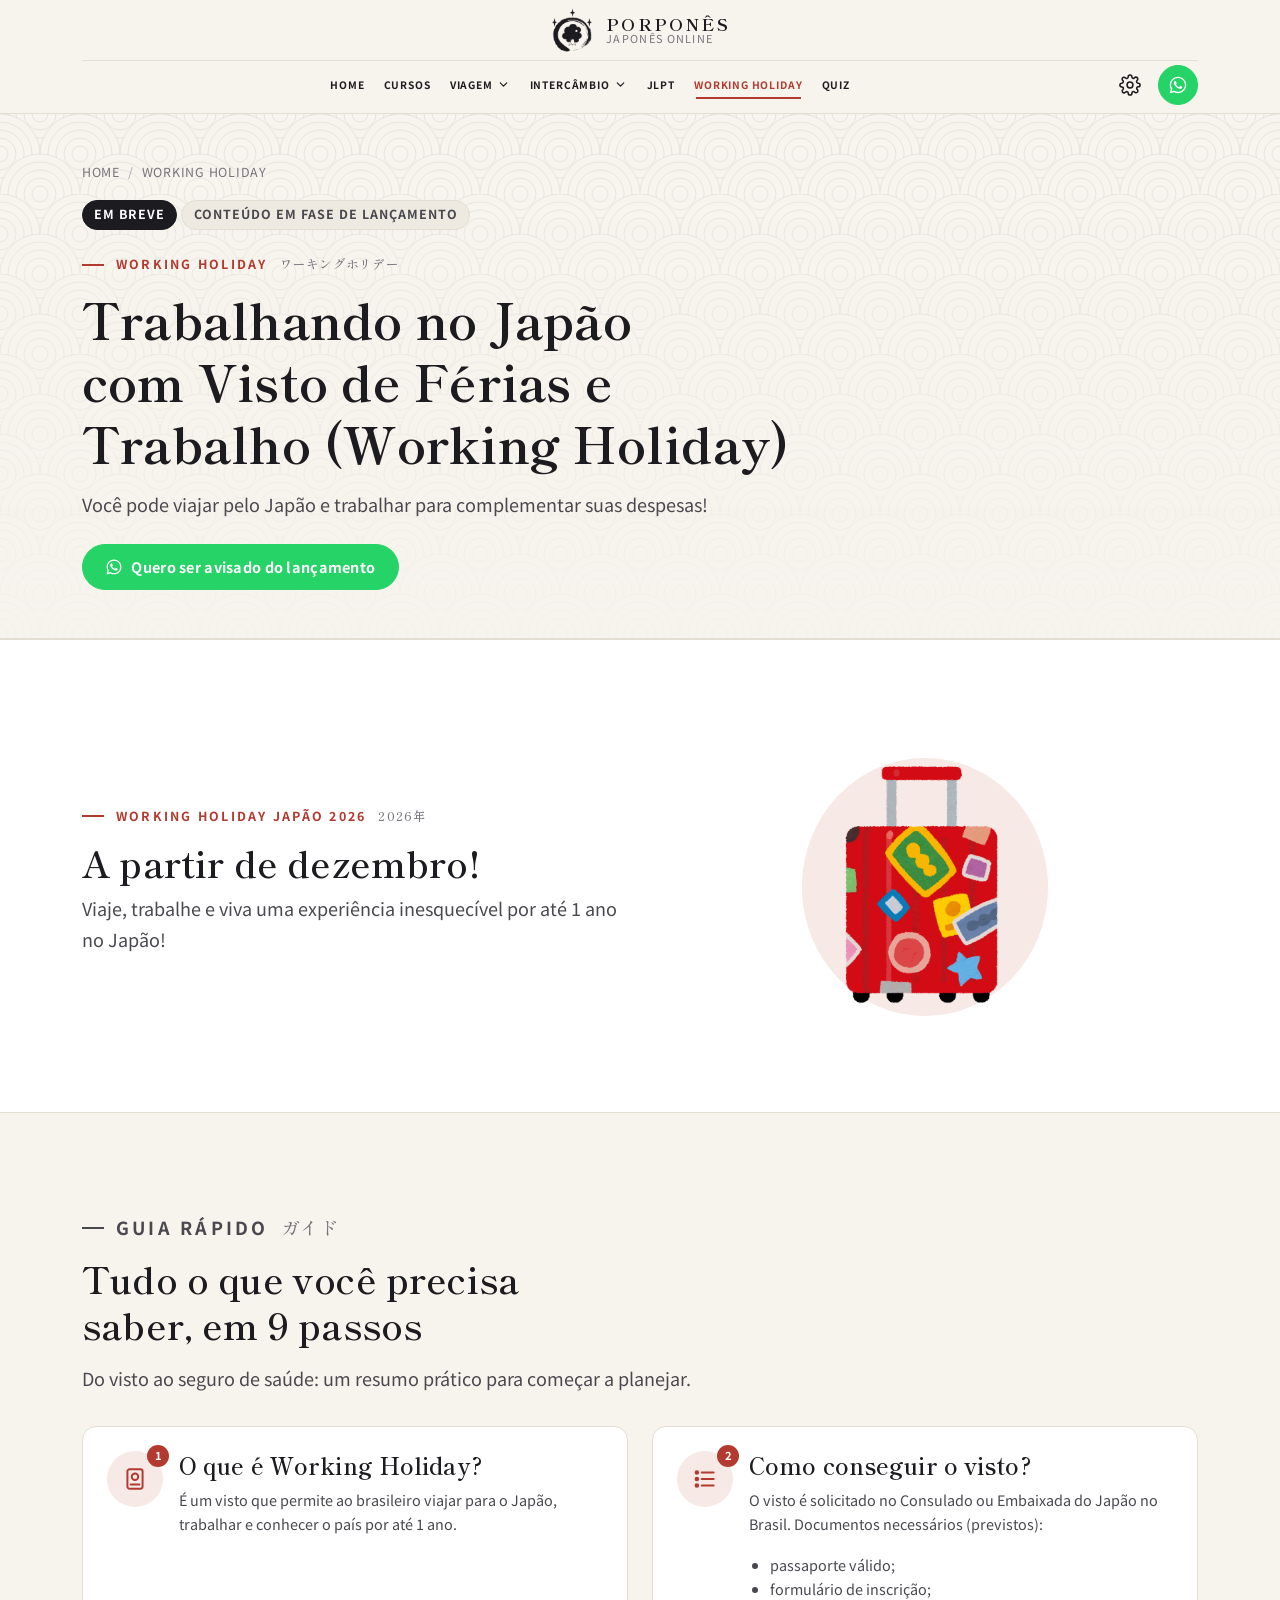
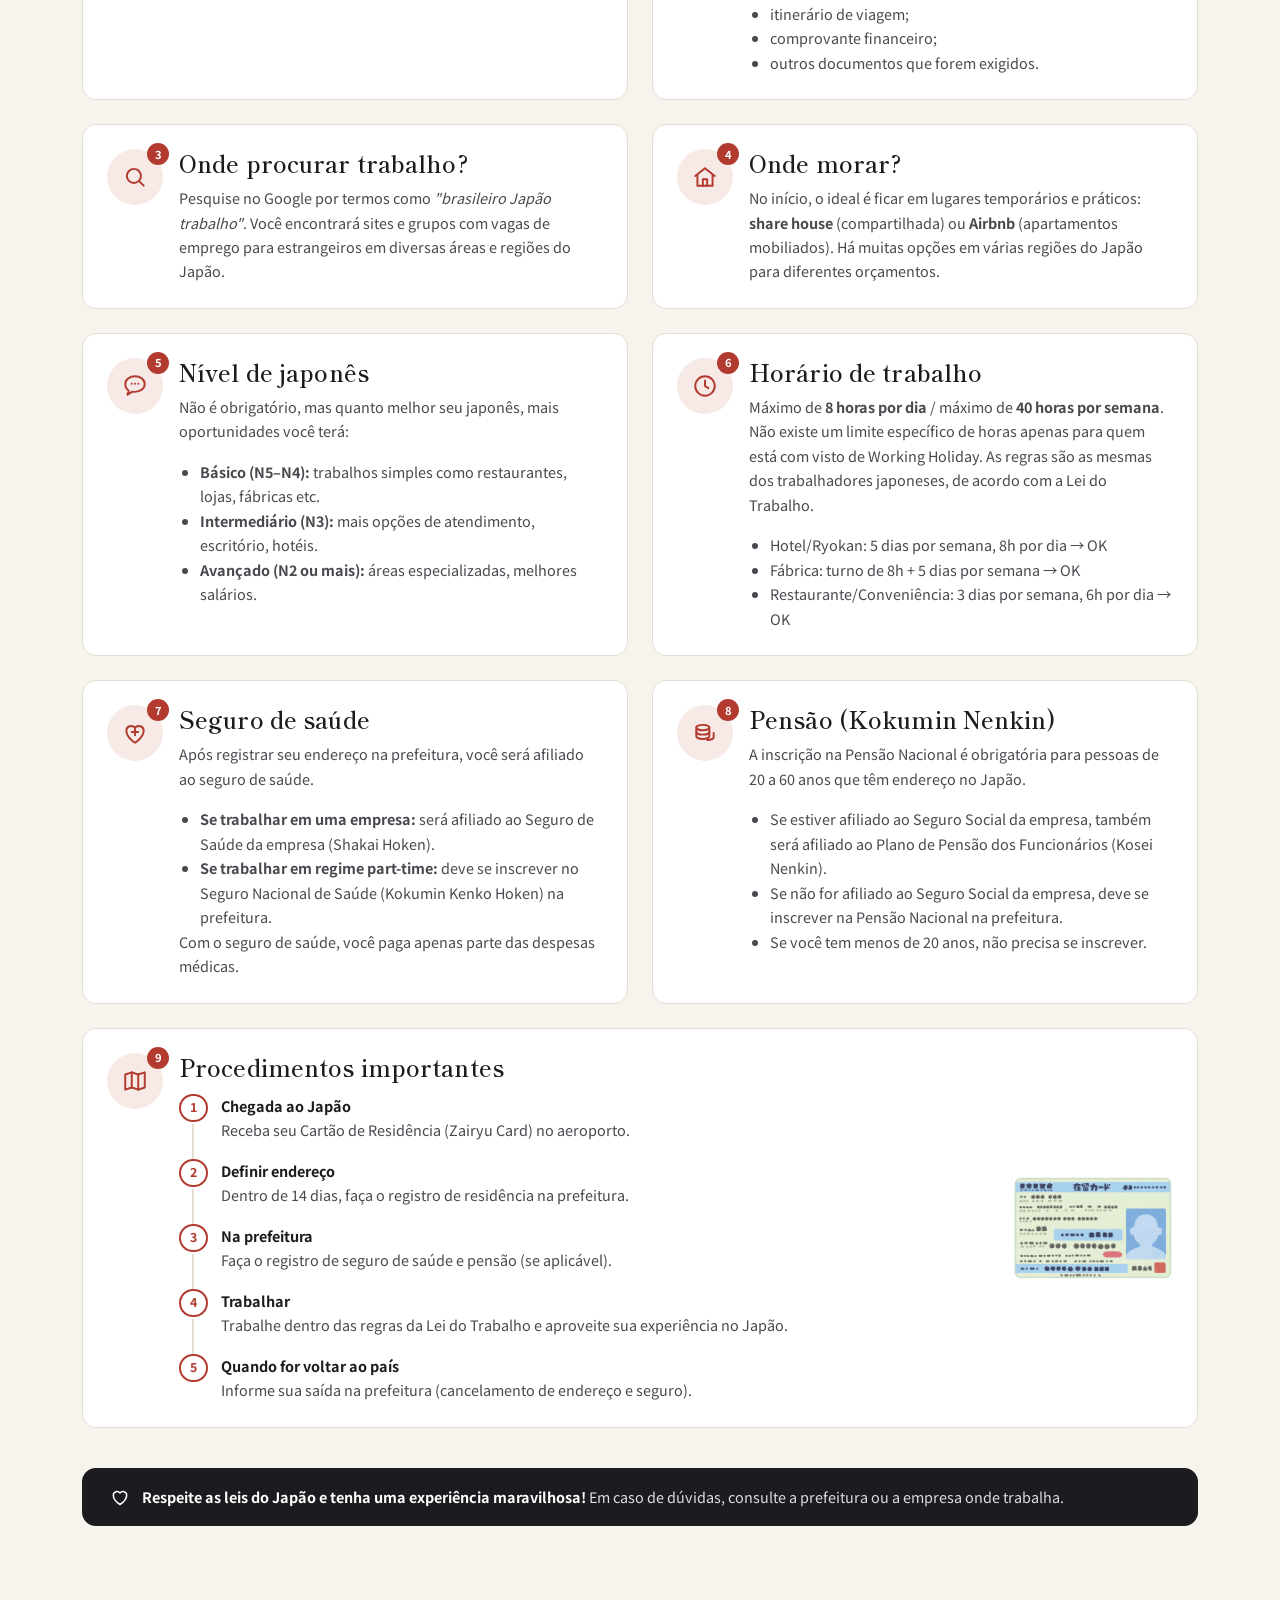
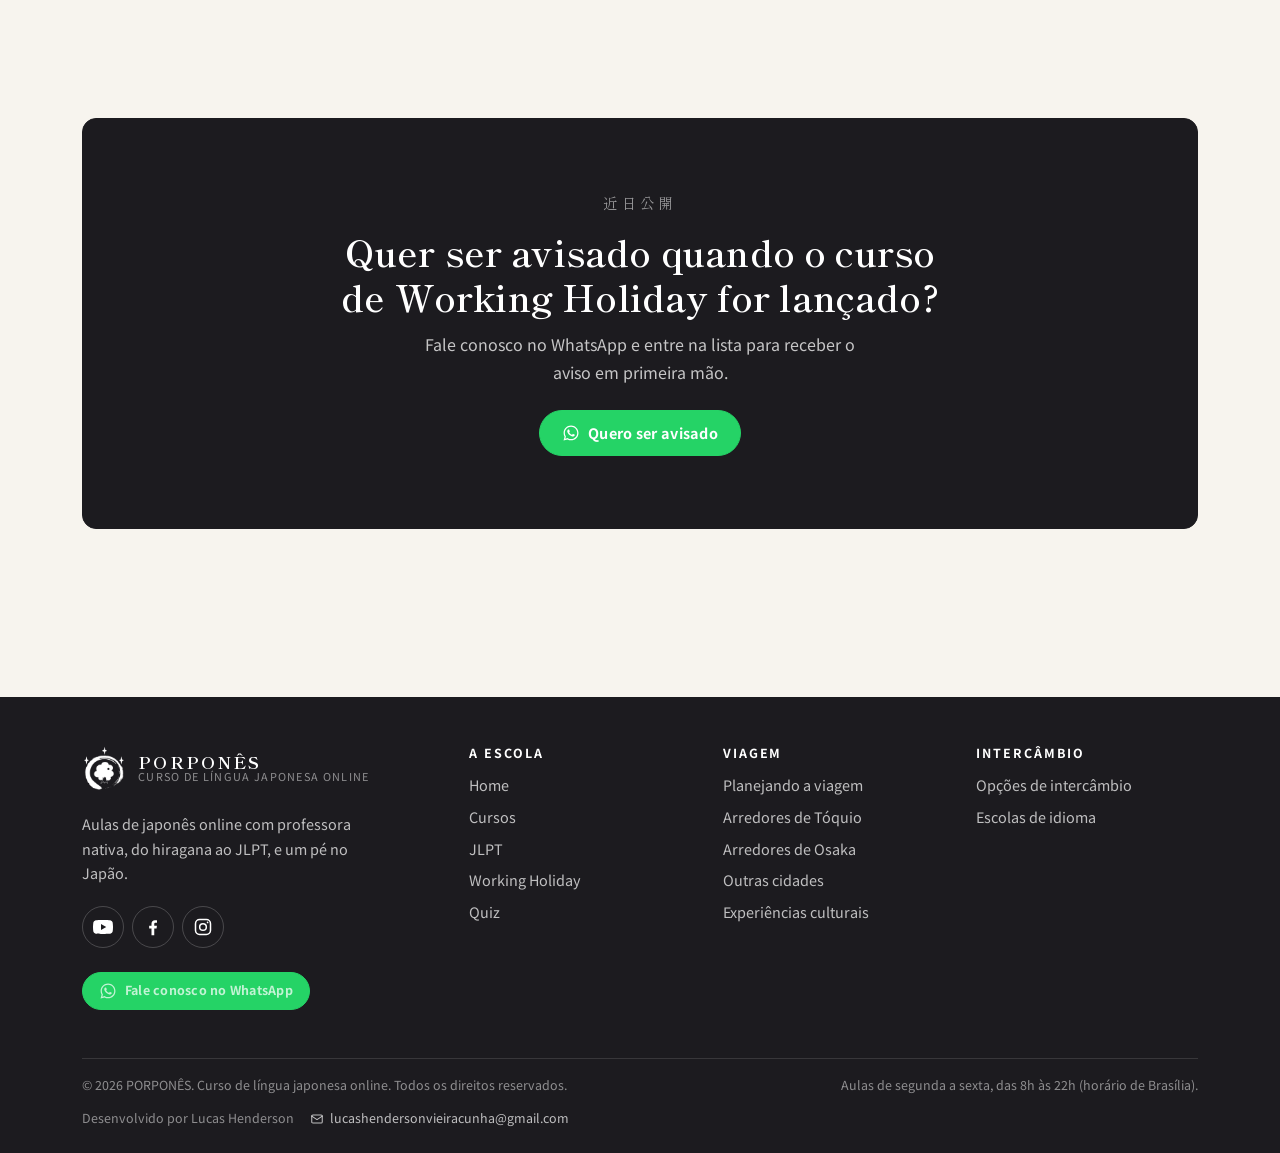
<file: working-holiday.html>
<!DOCTYPE html>
<html lang="pt-BR">
<head>
  <meta charset="UTF-8">
  <meta name="viewport" content="width=device-width, initial-scale=1">
  <title data-i18n>Working Holiday no Japão | PORPONÊS</title>
  <meta name="description" content="Guia rápido sobre o visto de Working Holiday no Japão: visto, trabalho, moradia, seguro e procedimentos. Curso em breve." data-i18n-attr="content">
  <meta name="theme-color" content="#f7f4ee">
  <link rel="icon" href="assets/img/favicon.ico" sizes="16x16 32x32 48x48">
  <link rel="icon" type="image/png" sizes="32x32" href="assets/img/favicon-32.png">
  <link rel="icon" type="image/png" sizes="192x192" href="assets/img/icon-192.png">
  <link rel="apple-touch-icon" sizes="180x180" href="assets/img/apple-touch-icon.png">
  <link rel="preconnect" href="https://fonts.googleapis.com">
  <link rel="preconnect" href="https://fonts.gstatic.com" crossorigin>
  <link href="https://fonts.googleapis.com/css2?family=Noto+Sans+JP:wght@400;500;700&family=Shippori+Mincho:wght@500;600;700&display=swap" rel="stylesheet">
  <link rel="stylesheet" href="assets/css/style.css">
  <script>
    /* Aplica tema e idioma salvos antes da primeira pintura (evita "piscar").
       Preferências: localStorage "porpones-theme" (light/dark) e "porpones-lang" (pt/en/ja). */
    (function () {
      var d = document.documentElement;
      d.classList.add("js");
      try {
        var t = localStorage.getItem("porpones-theme");
        if (t !== "dark" && t !== "light") {
          t = window.matchMedia && matchMedia("(prefers-color-scheme: dark)").matches ? "dark" : "light";
        }
        d.setAttribute("data-theme", t);
        var l = localStorage.getItem("porpones-lang");
        var q = /[?&]lang=(pt|en|ja)\b/.exec(location.search);
        if (q) l = q[1];
        if (l === "en" || l === "ja") {
          d.setAttribute("lang", l);
          d.classList.add("i18n-pending");
          setTimeout(function () { d.classList.remove("i18n-pending"); }, 1500);
        }
      } catch (e) {
        d.setAttribute("data-theme", "light");
      }
    })();
  </script>
</head>
<body>
<a class="skip-link" href="#conteudo" data-i18n>Ir para o conteúdo</a>

<header class="site-header">
  <div class="container site-header__inner">
    <a class="brand" href="index.html" aria-label="PORPONÊS, página inicial" data-i18n-attr="aria-label">
      <img class="brand__logo" src="assets/img/logo.png" alt="PORPONÊS" width="44" height="44" data-logo data-logo-dark="assets/img/logo-white.png">
      <span class="brand__text">
        <span class="brand__name">PORPONÊS</span>
        <span class="brand__tagline" data-i18n>Japonês online</span>
      </span>
    </a>

    <nav class="nav" id="site-nav" aria-label="Navegação principal" data-i18n-attr="aria-label">
      <div class="nav__head">
        <span class="nav__title" data-i18n>Menu</span>
        <button class="icon-btn nav__close" type="button" aria-label="Fechar menu" data-i18n-attr="aria-label"><svg viewBox="0 0 24 24" fill="none" stroke="currentColor" stroke-width="1.8" stroke-linecap="round" stroke-linejoin="round" aria-hidden="true" focusable="false"><path d="M6 6l12 12M18 6L6 18"/></svg></button>
      </div>
      <ul class="nav__list">
        <li class="nav__item"><a class="nav__link" href="index.html" data-i18n>Home</a></li>
        <li class="nav__item"><a class="nav__link" href="cursos.html" data-i18n>Cursos</a></li>
        <li class="nav__item nav__item--has-sub">
          <button class="nav__sub-toggle" type="button" aria-expanded="false" aria-controls="sub-viagem">
            <span data-i18n>Viagem</span><svg viewBox="0 0 24 24" fill="none" stroke="currentColor" stroke-width="2.2" stroke-linecap="round" stroke-linejoin="round" aria-hidden="true" focusable="false"><path d="M6 9l6 6 6-6"/></svg>
          </button>
          <div class="nav__sub-wrap">
            <ul class="nav__sub" id="sub-viagem">
              <li><a class="nav__sub-link" href="viagem.html" data-i18n>Visão geral</a></li>
              <li><a class="nav__sub-link" href="viagem-tokyo.html" data-i18n>Arredores de Tóquio</a></li>
              <li><a class="nav__sub-link" href="viagem-osaka.html" data-i18n>Arredores de Osaka</a></li>
              <li><a class="nav__sub-link" href="viagem-outras-cidades.html" data-i18n>Outras cidades</a></li>
              <li><a class="nav__sub-link" href="viagem-experiencias.html" data-i18n>Experiências culturais</a></li>
            </ul>
          </div>
        </li>
        <li class="nav__item nav__item--has-sub">
          <button class="nav__sub-toggle" type="button" aria-expanded="false" aria-controls="sub-intercambio">
            <span data-i18n>Intercâmbio</span><svg viewBox="0 0 24 24" fill="none" stroke="currentColor" stroke-width="2.2" stroke-linecap="round" stroke-linejoin="round" aria-hidden="true" focusable="false"><path d="M6 9l6 6 6-6"/></svg>
          </button>
          <div class="nav__sub-wrap">
            <ul class="nav__sub" id="sub-intercambio">
              <li><a class="nav__sub-link" href="intercambio.html" data-i18n>Visão geral</a></li>
              <li><a class="nav__sub-link" href="escola-de-idioma.html" data-i18n>Escolas de idioma</a></li>
            </ul>
          </div>
        </li>
        <li class="nav__item"><a class="nav__link" href="jlpt.html" data-i18n>JLPT</a></li>
        <li class="nav__item"><a class="nav__link is-active" href="working-holiday.html" aria-current="page" data-i18n>Working Holiday</a></li>
        <li class="nav__item"><a class="nav__link" href="quiz.html" data-i18n>Quiz</a></li>
      </ul>
      <div class="nav__cta">
        <a class="btn btn--whatsapp" href="#" data-whatsapp-link><svg viewBox="0 0 24 24" fill="currentColor" aria-hidden="true" focusable="false"><path d="M12.04 2C6.58 2 2.13 6.45 2.13 11.91c0 1.75.46 3.45 1.32 4.95L2.05 22l5.25-1.38c1.45.79 3.08 1.21 4.74 1.21 5.46 0 9.91-4.45 9.91-9.91S17.5 2 12.04 2zm0 18.15c-1.48 0-2.93-.4-4.2-1.15l-.3-.18-3.12.82.83-3.04-.2-.31a8.2 8.2 0 0 1-1.26-4.38c0-4.54 3.7-8.24 8.24-8.24 4.54 0 8.24 3.7 8.24 8.24s-3.69 8.24-8.23 8.24zm4.52-6.16c-.25-.12-1.47-.72-1.69-.81-.23-.08-.39-.12-.56.12-.17.25-.64.81-.78.97-.14.17-.29.19-.54.06-.25-.12-1.05-.39-1.99-1.23-.74-.66-1.23-1.47-1.38-1.72-.14-.25-.02-.38.11-.51.11-.11.25-.29.37-.43.12-.14.17-.25.25-.41.08-.17.04-.31-.02-.43-.06-.12-.56-1.34-.76-1.84-.2-.48-.41-.42-.56-.43h-.48c-.17 0-.43.06-.66.31-.22.25-.86.85-.86 2.07 0 1.22.89 2.4 1.01 2.56.12.17 1.75 2.67 4.23 3.74.59.26 1.05.41 1.41.52.59.19 1.13.16 1.56.1.48-.07 1.47-.6 1.67-1.18.21-.58.21-1.07.14-1.18-.06-.1-.22-.16-.47-.28z"/></svg><span data-i18n>Fale conosco</span></a>
      </div>
    </nav>

    <div class="header-tools">
      <div class="settings">
        <button class="icon-btn settings__btn" type="button" aria-haspopup="true" aria-expanded="false" aria-controls="settings-menu" aria-label="Configurações" data-i18n-attr="aria-label">
          <svg viewBox="0 0 24 24" fill="none" stroke="currentColor" stroke-width="1.7" stroke-linecap="round" stroke-linejoin="round" aria-hidden="true" focusable="false"><circle cx="12" cy="12" r="3.2"/><path d="M19.4 15a1.7 1.7 0 0 0 .3 1.8l.1.1a2 2 0 1 1-2.8 2.8l-.1-.1a1.7 1.7 0 0 0-1.8-.3 1.7 1.7 0 0 0-1 1.5V21a2 2 0 1 1-4 0v-.1a1.7 1.7 0 0 0-1.1-1.5 1.7 1.7 0 0 0-1.8.3l-.1.1a2 2 0 1 1-2.8-2.8l.1-.1a1.7 1.7 0 0 0 .3-1.8 1.7 1.7 0 0 0-1.5-1H3a2 2 0 1 1 0-4h.1a1.7 1.7 0 0 0 1.5-1.1 1.7 1.7 0 0 0-.3-1.8l-.1-.1a2 2 0 1 1 2.8-2.8l.1.1a1.7 1.7 0 0 0 1.8.3H9a1.7 1.7 0 0 0 1-1.5V3a2 2 0 1 1 4 0v.1a1.7 1.7 0 0 0 1 1.5 1.7 1.7 0 0 0 1.8-.3l.1-.1a2 2 0 1 1 2.8 2.8l-.1.1a1.7 1.7 0 0 0-.3 1.8V9a1.7 1.7 0 0 0 1.5 1H21a2 2 0 1 1 0 4h-.1a1.7 1.7 0 0 0-1.5 1z"/></svg>
        </button>
        <div class="settings__menu" id="settings-menu" role="group" aria-label="Configurações" data-i18n-attr="aria-label">
          <span class="settings__title" data-i18n>Configurações</span>
          <div class="settings__row">
            <span class="settings__icon"><svg viewBox="0 0 24 24" fill="none" stroke="currentColor" stroke-width="1.7" stroke-linecap="round" stroke-linejoin="round" aria-hidden="true" focusable="false"><circle cx="12" cy="12" r="9"/><path d="M3 12h18M12 3c2.6 2.6 3.9 5.6 3.9 9s-1.3 6.4-3.9 9c-2.6-2.6-3.9-5.6-3.9-9S9.4 5.6 12 3z"/></svg></span>
            <span class="settings__text"><span class="settings__name" data-i18n>Idioma</span></span>
            <div class="seg" role="radiogroup" aria-label="Idioma" data-i18n-attr="aria-label">
              <button class="seg__btn lang-option" type="button" role="radio" aria-checked="true" data-lang="pt" lang="pt-BR" title="Português">PT</button>
              <button class="seg__btn lang-option" type="button" role="radio" aria-checked="false" data-lang="en" lang="en" title="English">EN</button>
              <button class="seg__btn lang-option" type="button" role="radio" aria-checked="false" data-lang="ja" lang="ja" title="日本語">日本語</button>
            </div>
          </div>
          <button class="settings__row settings__toggle theme-toggle" type="button" aria-pressed="false">
            <span class="settings__icon"><svg viewBox="0 0 24 24" aria-hidden="true" focusable="false"><g class="theme-toggle__sun" fill="none" stroke="currentColor" stroke-width="1.8" stroke-linecap="round"><circle cx="12" cy="12" r="4"/><g class="theme-toggle__rays"><path d="M12 2.5v2M12 19.5v2M2.5 12h2M19.5 12h2M5.3 5.3l1.4 1.4M17.3 17.3l1.4 1.4M5.3 18.7l1.4-1.4M17.3 6.7l1.4-1.4"/></g></g><path class="theme-toggle__moon" fill="currentColor" d="M20.6 14.3A8.6 8.6 0 0 1 9.7 3.4a8.6 8.6 0 1 0 10.9 10.9z"/></svg></span>
            <span class="settings__text"><span class="settings__name" data-i18n>Tema</span><span class="settings__state"><span class="theme-toggle__state theme-toggle__state--light" data-i18n>Claro</span><span class="theme-toggle__state theme-toggle__state--dark" data-i18n>Escuro</span></span></span>
            <span class="switch" aria-hidden="true"></span>
          </button>
          <button class="settings__row settings__toggle sound-toggle" type="button" aria-pressed="true">
            <span class="settings__icon"><svg viewBox="0 0 24 24" fill="none" stroke="currentColor" stroke-width="1.8" stroke-linecap="round" stroke-linejoin="round" aria-hidden="true" focusable="false"><path d="M4 9.5v5h3.4l4.6 4v-13l-4.6 4z"/><path class="sound-toggle__wave" d="M15.5 9.6a3.4 3.4 0 0 1 0 4.8"/><path class="sound-toggle__wave" d="M18.2 7a7.2 7.2 0 0 1 0 10"/><path class="sound-toggle__slash" d="M4 4l16 16"/></svg></span>
            <span class="settings__text"><span class="settings__name" data-i18n>Sons da interface</span><span class="settings__state"><span class="sound-toggle__label sound-toggle__label--on" data-i18n>Ligados</span><span class="sound-toggle__label sound-toggle__label--off" data-i18n>Desligados</span></span></span>
            <span class="switch" aria-hidden="true"></span>
          </button>
        </div>
      </div>
      <a class="btn btn--whatsapp btn--sm header-cta" href="#" data-whatsapp-link><svg viewBox="0 0 24 24" fill="currentColor" aria-hidden="true" focusable="false"><path d="M12.04 2C6.58 2 2.13 6.45 2.13 11.91c0 1.75.46 3.45 1.32 4.95L2.05 22l5.25-1.38c1.45.79 3.08 1.21 4.74 1.21 5.46 0 9.91-4.45 9.91-9.91S17.5 2 12.04 2zm0 18.15c-1.48 0-2.93-.4-4.2-1.15l-.3-.18-3.12.82.83-3.04-.2-.31a8.2 8.2 0 0 1-1.26-4.38c0-4.54 3.7-8.24 8.24-8.24 4.54 0 8.24 3.7 8.24 8.24s-3.69 8.24-8.23 8.24zm4.52-6.16c-.25-.12-1.47-.72-1.69-.81-.23-.08-.39-.12-.56.12-.17.25-.64.81-.78.97-.14.17-.29.19-.54.06-.25-.12-1.05-.39-1.99-1.23-.74-.66-1.23-1.47-1.38-1.72-.14-.25-.02-.38.11-.51.11-.11.25-.29.37-.43.12-.14.17-.25.25-.41.08-.17.04-.31-.02-.43-.06-.12-.56-1.34-.76-1.84-.2-.48-.41-.42-.56-.43h-.48c-.17 0-.43.06-.66.31-.22.25-.86.85-.86 2.07 0 1.22.89 2.4 1.01 2.56.12.17 1.75 2.67 4.23 3.74.59.26 1.05.41 1.41.52.59.19 1.13.16 1.56.1.48-.07 1.47-.6 1.67-1.18.21-.58.21-1.07.14-1.18-.06-.1-.22-.16-.47-.28z"/></svg><span data-i18n>Fale conosco</span></a>
      <button class="icon-btn nav-toggle" type="button" aria-expanded="false" aria-controls="site-nav" aria-label="Abrir menu" data-i18n-attr="aria-label">
        <span class="icon-menu"><svg viewBox="0 0 24 24" fill="none" stroke="currentColor" stroke-width="1.8" stroke-linecap="round" stroke-linejoin="round" aria-hidden="true" focusable="false"><path d="M4 7h16M4 12h16M4 17h16"/></svg></span>
        <span class="icon-close"><svg viewBox="0 0 24 24" fill="none" stroke="currentColor" stroke-width="1.8" stroke-linecap="round" stroke-linejoin="round" aria-hidden="true" focusable="false"><path d="M6 6l12 12M18 6L6 18"/></svg></span>
      </button>
    </div>
  </div>
</header>

<main id="conteudo">
<section class="page-hero pattern-seigaiha">
  <div class="container">
    <div class="page-hero__inner">
      <nav class="breadcrumb" aria-label="Você está em" data-i18n-attr="aria-label"><a href="index.html" data-i18n>Home</a><span aria-hidden="true">/</span><span data-i18n>Working Holiday</span></nav>
      <p style="margin-bottom:1rem"><span class="badge badge--soon" data-i18n>Em breve</span> <span class="badge" data-i18n>Conteúdo em fase de lançamento</span></p>
      <p class="eyebrow" data-i18n>Working Holiday <span lang="ja">ワーキングホリデー</span></p>
      <h1 data-i18n>Trabalhando no Japão com Visto de Férias e Trabalho (Working Holiday)</h1>
      <p class="lead" data-i18n>Você pode viajar pelo Japão e trabalhar para complementar suas despesas!</p>
      <div class="page-hero__actions btn-group">
        <a class="btn btn--whatsapp" href="#" data-whatsapp-link data-whatsapp-message="Olá! Quero ser avisado sobre o lançamento do curso de Working Holiday do PORPONÊS." data-i18n-attr="data-whatsapp-message"><svg viewBox="0 0 24 24" fill="currentColor" aria-hidden="true" focusable="false"><path d="M12.04 2C6.58 2 2.13 6.45 2.13 11.91c0 1.75.46 3.45 1.32 4.95L2.05 22l5.25-1.38c1.45.79 3.08 1.21 4.74 1.21 5.46 0 9.91-4.45 9.91-9.91S17.5 2 12.04 2zm0 18.15c-1.48 0-2.93-.4-4.2-1.15l-.3-.18-3.12.82.83-3.04-.2-.31a8.2 8.2 0 0 1-1.26-4.38c0-4.54 3.7-8.24 8.24-8.24 4.54 0 8.24 3.7 8.24 8.24s-3.69 8.24-8.23 8.24zm4.52-6.16c-.25-.12-1.47-.72-1.69-.81-.23-.08-.39-.12-.56.12-.17.25-.64.81-.78.97-.14.17-.29.19-.54.06-.25-.12-1.05-.39-1.99-1.23-.74-.66-1.23-1.47-1.38-1.72-.14-.25-.02-.38.11-.51.11-.11.25-.29.37-.43.12-.14.17-.25.25-.41.08-.17.04-.31-.02-.43-.06-.12-.56-1.34-.76-1.84-.2-.48-.41-.42-.56-.43h-.48c-.17 0-.43.06-.66.31-.22.25-.86.85-.86 2.07 0 1.22.89 2.4 1.01 2.56.12.17 1.75 2.67 4.23 3.74.59.26 1.05.41 1.41.52.59.19 1.13.16 1.56.1.48-.07 1.47-.6 1.67-1.18.21-.58.21-1.07.14-1.18-.06-.1-.22-.16-.47-.28z"/></svg><span data-i18n>Quero ser avisado do lançamento</span></a>
      </div>
    </div>
  </div>
</section>

<section class="section section--tight section--white section--bordered">
  <div class="container">
    <div class="grid grid--2" style="align-items:center">
      <div>
        <p class="eyebrow" data-i18n>Working Holiday Japão 2026 <span lang="ja">2026年</span></p>
        <h2 style="margin-bottom:.5rem" data-i18n>A partir de dezembro!</h2>
        <p class="lead" data-i18n>Viaje, trabalhe e viva uma experiência inesquecível por até 1 ano no Japão!</p>
      </div>
      <div class="figure figure--sm">
        <img class="illus" src="assets/img/illus/wh-suitcase.png" alt="" width="663" height="720" decoding="async">
      </div>
    </div>
  </div>
</section>

<section class="section">
  <div class="container">
    <div class="section__head">
      <p class="eyebrow" data-i18n>Guia rápido <span lang="ja">ガイド</span></p>
      <h2 data-i18n>Tudo o que você precisa saber, em 9 passos</h2>
      <p data-i18n>Do visto ao seguro de saúde: um resumo prático para começar a planejar.</p>
    </div>
    <div class="guide">
      <article class="guide__item" id="wh-1">
        <span class="guide__icon"><svg viewBox="0 0 24 24" fill="none" stroke="currentColor" stroke-width="1.8" stroke-linecap="round" stroke-linejoin="round" aria-hidden="true" focusable="false"><rect x="5" y="3" width="14" height="18" rx="2"/><circle cx="12" cy="10" r="3"/><path d="M8 17h8"/></svg><span class="guide__num" aria-hidden="true">1</span></span>
        <div>
          <h3 data-i18n><span class="sr-only">1. </span>O que é Working Holiday?</h3>
          <p data-i18n>É um visto que permite ao brasileiro viajar para o Japão, trabalhar e conhecer o país por até 1 ano.</p>
        </div>
      </article>
      <article class="guide__item" id="wh-2">
        <span class="guide__icon"><svg viewBox="0 0 24 24" fill="none" stroke="currentColor" stroke-width="1.8" stroke-linecap="round" stroke-linejoin="round" aria-hidden="true" focusable="false"><path d="M9 6h11M9 12h11M9 18h11"/><circle cx="4.5" cy="6" r="1.2" fill="currentColor"/><circle cx="4.5" cy="12" r="1.2" fill="currentColor"/><circle cx="4.5" cy="18" r="1.2" fill="currentColor"/></svg><span class="guide__num" aria-hidden="true">2</span></span>
        <div>
          <h3 data-i18n><span class="sr-only">2. </span>Como conseguir o visto?</h3>
          <p data-i18n>O visto é solicitado no Consulado ou Embaixada do Japão no Brasil. Documentos necessários (previstos):</p><ul><li data-i18n>passaporte válido;</li><li data-i18n>formulário de inscrição;</li><li data-i18n>itinerário de viagem;</li><li data-i18n>comprovante financeiro;</li><li data-i18n>outros documentos que forem exigidos.</li></ul>
        </div>
      </article>
      <article class="guide__item" id="wh-3">
        <span class="guide__icon"><svg viewBox="0 0 24 24" fill="none" stroke="currentColor" stroke-width="1.8" stroke-linecap="round" stroke-linejoin="round" aria-hidden="true" focusable="false"><circle cx="11" cy="11" r="6.5"/><path d="M20 20l-4-4"/></svg><span class="guide__num" aria-hidden="true">3</span></span>
        <div>
          <h3 data-i18n><span class="sr-only">3. </span>Onde procurar trabalho?</h3>
          <p data-i18n>Pesquise no Google por termos como <em>"brasileiro Japão trabalho"</em>. Você encontrará sites e grupos com vagas de emprego para estrangeiros em diversas áreas e regiões do Japão.</p>
        </div>
      </article>
      <article class="guide__item" id="wh-4">
        <span class="guide__icon"><svg viewBox="0 0 24 24" fill="none" stroke="currentColor" stroke-width="1.8" stroke-linecap="round" stroke-linejoin="round" aria-hidden="true" focusable="false"><path d="M3 11l9-7 9 7"/><path d="M5 10v10h14V10"/><path d="M10 20v-6h4v6"/></svg><span class="guide__num" aria-hidden="true">4</span></span>
        <div>
          <h3 data-i18n><span class="sr-only">4. </span>Onde morar?</h3>
          <p data-i18n>No início, o ideal é ficar em lugares temporários e práticos: <strong>share house</strong> (compartilhada) ou <strong>Airbnb</strong> (apartamentos mobiliados). Há muitas opções em várias regiões do Japão para diferentes orçamentos.</p>
        </div>
      </article>
      <article class="guide__item" id="wh-5">
        <span class="guide__icon"><svg viewBox="0 0 24 24" fill="none" stroke="currentColor" stroke-width="1.8" stroke-linecap="round" stroke-linejoin="round" aria-hidden="true" focusable="false"><path d="M12 3c5 0 9 3.2 9 7.2S17 17.4 12 17.4c-.8 0-1.6-.1-2.3-.2L5 20l1.2-3.6C4.2 15 3 12.7 3 10.2 3 6.2 7 3 12 3z"/><path d="M9 10h.01M12 10h.01M15 10h.01"/></svg><span class="guide__num" aria-hidden="true">5</span></span>
        <div>
          <h3 data-i18n><span class="sr-only">5. </span>Nível de japonês</h3>
          <p data-i18n>Não é obrigatório, mas quanto melhor seu japonês, mais oportunidades você terá:</p><ul><li data-i18n><strong>Básico (N5–N4):</strong> trabalhos simples como restaurantes, lojas, fábricas etc.</li><li data-i18n><strong>Intermediário (N3):</strong> mais opções de atendimento, escritório, hotéis.</li><li data-i18n><strong>Avançado (N2 ou mais):</strong> áreas especializadas, melhores salários.</li></ul>
        </div>
      </article>
      <article class="guide__item" id="wh-6">
        <span class="guide__icon"><svg viewBox="0 0 24 24" fill="none" stroke="currentColor" stroke-width="1.8" stroke-linecap="round" stroke-linejoin="round" aria-hidden="true" focusable="false"><circle cx="12" cy="12" r="9"/><path d="M12 7v5l3 2"/></svg><span class="guide__num" aria-hidden="true">6</span></span>
        <div>
          <h3 data-i18n><span class="sr-only">6. </span>Horário de trabalho</h3>
          <p data-i18n>Máximo de <strong>8 horas por dia</strong> / máximo de <strong>40 horas por semana</strong>. Não existe um limite específico de horas apenas para quem está com visto de Working Holiday. As regras são as mesmas dos trabalhadores japoneses, de acordo com a Lei do Trabalho.</p><ul><li data-i18n>Hotel/Ryokan: 5 dias por semana, 8h por dia → OK</li><li data-i18n>Fábrica: turno de 8h + 5 dias por semana → OK</li><li data-i18n>Restaurante/Conveniência: 3 dias por semana, 6h por dia → OK</li></ul>
        </div>
      </article>
      <article class="guide__item" id="wh-7">
        <span class="guide__icon"><svg viewBox="0 0 24 24" fill="none" stroke="currentColor" stroke-width="1.8" stroke-linecap="round" stroke-linejoin="round" aria-hidden="true" focusable="false"><path d="M12 21s-8-5-8-11a4.5 4.5 0 0 1 8-2.8A4.5 4.5 0 0 1 20 10c0 6-8 11-8 11z"/><path d="M12 8v6M9 11h6"/></svg><span class="guide__num" aria-hidden="true">7</span></span>
        <div>
          <h3 data-i18n><span class="sr-only">7. </span>Seguro de saúde</h3>
          <p data-i18n>Após registrar seu endereço na prefeitura, você será afiliado ao seguro de saúde.</p><ul><li data-i18n><strong>Se trabalhar em uma empresa:</strong> será afiliado ao Seguro de Saúde da empresa (Shakai Hoken).</li><li data-i18n><strong>Se trabalhar em regime part-time:</strong> deve se inscrever no Seguro Nacional de Saúde (Kokumin Kenko Hoken) na prefeitura.</li></ul><p data-i18n>Com o seguro de saúde, você paga apenas parte das despesas médicas.</p>
        </div>
      </article>
      <article class="guide__item" id="wh-8">
        <span class="guide__icon"><svg viewBox="0 0 24 24" fill="none" stroke="currentColor" stroke-width="1.8" stroke-linecap="round" stroke-linejoin="round" aria-hidden="true" focusable="false"><ellipse cx="10" cy="7" rx="6" ry="2.5"/><path d="M4 7v4c0 1.4 2.7 2.5 6 2.5s6-1.1 6-2.5V7"/><path d="M4 11v4c0 1.4 2.7 2.5 6 2.5s6-1.1 6-2.5v-4"/><path d="M20 12v4c0 1.4-2.7 2.5-6 2.5"/></svg><span class="guide__num" aria-hidden="true">8</span></span>
        <div>
          <h3 data-i18n><span class="sr-only">8. </span>Pensão (Kokumin Nenkin)</h3>
          <p data-i18n>A inscrição na Pensão Nacional é obrigatória para pessoas de 20 a 60 anos que têm endereço no Japão.</p><ul><li data-i18n>Se estiver afiliado ao Seguro Social da empresa, também será afiliado ao Plano de Pensão dos Funcionários (Kosei Nenkin).</li><li data-i18n>Se não for afiliado ao Seguro Social da empresa, deve se inscrever na Pensão Nacional na prefeitura.</li><li data-i18n>Se você tem menos de 20 anos, não precisa se inscrever.</li></ul>
        </div>
      </article>
      <article class="guide__item guide__item--full guide__item--illus" id="wh-9">
        <span class="guide__icon"><svg viewBox="0 0 24 24" fill="none" stroke="currentColor" stroke-width="1.8" stroke-linecap="round" stroke-linejoin="round" aria-hidden="true" focusable="false"><path d="M3 6l6-2 6 2 6-2v14l-6 2-6-2-6 2z"/><path d="M9 4v14M15 6v14"/></svg><span class="guide__num" aria-hidden="true">9</span></span>
        <div>
          <h3 data-i18n><span class="sr-only">9. </span>Procedimentos importantes</h3>
          <ol class="timeline" style="margin-top:.75rem">
            <li data-i18n><strong>Chegada ao Japão</strong>Receba seu Cartão de Residência (Zairyu Card) no aeroporto.</li>
            <li data-i18n><strong>Definir endereço</strong>Dentro de 14 dias, faça o registro de residência na prefeitura.</li>
            <li data-i18n><strong>Na prefeitura</strong>Faça o registro de seguro de saúde e pensão (se aplicável).</li>
            <li data-i18n><strong>Trabalhar</strong>Trabalhe dentro das regras da Lei do Trabalho e aproveite sua experiência no Japão.</li>
            <li data-i18n><strong>Quando for voltar ao país</strong>Informe sua saída na prefeitura (cancelamento de endereço e seguro).</li>
          </ol>
        </div>
        <img class="illus" src="assets/img/illus/wh-zairyu.png" alt="" width="720" height="468" decoding="async" loading="lazy">
      </article>
    </div>

    <div class="notice notice--ink" style="margin-top:2.5rem">
      <svg viewBox="0 0 24 24" fill="none" stroke="currentColor" stroke-width="1.8" stroke-linecap="round" stroke-linejoin="round" aria-hidden="true" focusable="false"><path d="M12 21s-8-5-8-11a4.5 4.5 0 0 1 8-2.8A4.5 4.5 0 0 1 20 10c0 6-8 11-8 11z"/></svg><div data-i18n><strong>Respeite as leis do Japão e tenha uma experiência maravilhosa!</strong> Em caso de dúvidas, consulte a prefeitura ou a empresa onde trabalha.</div>
    </div>
  </div>
</section>

<section class="section section--tight">
  <div class="container">
    <div class="cta-block cta-block--ink">
      <span class="cta-block__jp" lang="ja">近日公開</span>
      <h2 data-i18n>Quer ser avisado quando o curso de Working Holiday for lançado?</h2>
      <p data-i18n>Fale conosco no WhatsApp e entre na lista para receber o aviso em primeira mão.</p>
      <div class="btn-group">
        <a class="btn btn--whatsapp" href="#" data-whatsapp-link data-whatsapp-message="Olá! Quero ser avisado sobre o lançamento do curso de Working Holiday do PORPONÊS." data-i18n-attr="data-whatsapp-message"><svg viewBox="0 0 24 24" fill="currentColor" aria-hidden="true" focusable="false"><path d="M12.04 2C6.58 2 2.13 6.45 2.13 11.91c0 1.75.46 3.45 1.32 4.95L2.05 22l5.25-1.38c1.45.79 3.08 1.21 4.74 1.21 5.46 0 9.91-4.45 9.91-9.91S17.5 2 12.04 2zm0 18.15c-1.48 0-2.93-.4-4.2-1.15l-.3-.18-3.12.82.83-3.04-.2-.31a8.2 8.2 0 0 1-1.26-4.38c0-4.54 3.7-8.24 8.24-8.24 4.54 0 8.24 3.7 8.24 8.24s-3.69 8.24-8.23 8.24zm4.52-6.16c-.25-.12-1.47-.72-1.69-.81-.23-.08-.39-.12-.56.12-.17.25-.64.81-.78.97-.14.17-.29.19-.54.06-.25-.12-1.05-.39-1.99-1.23-.74-.66-1.23-1.47-1.38-1.72-.14-.25-.02-.38.11-.51.11-.11.25-.29.37-.43.12-.14.17-.25.25-.41.08-.17.04-.31-.02-.43-.06-.12-.56-1.34-.76-1.84-.2-.48-.41-.42-.56-.43h-.48c-.17 0-.43.06-.66.31-.22.25-.86.85-.86 2.07 0 1.22.89 2.4 1.01 2.56.12.17 1.75 2.67 4.23 3.74.59.26 1.05.41 1.41.52.59.19 1.13.16 1.56.1.48-.07 1.47-.6 1.67-1.18.21-.58.21-1.07.14-1.18-.06-.1-.22-.16-.47-.28z"/></svg><span data-i18n>Quero ser avisado</span></a>
      </div>
    </div>
  </div>
</section>
</main>

<footer class="site-footer">
  <div class="container">
    <div class="site-footer__grid">
      <div>
        <a class="brand" href="index.html" aria-label="PORPONÊS, página inicial" data-i18n-attr="aria-label">
          <img class="brand__logo" src="assets/img/logo-white.png" alt="PORPONÊS" width="44" height="44" data-logo>
          <span class="brand__text">
            <span class="brand__name">PORPONÊS</span>
            <span class="brand__tagline" data-i18n>Curso de língua japonesa online</span>
          </span>
        </a>
        <p class="site-footer__about" data-i18n>Aulas de japonês online com professora nativa, do hiragana ao JLPT, e um pé no Japão.</p>
        <div class="social" style="margin-top:1.25rem">
          <a href="https://www.youtube.com/channel/UCExkZOgnUnITbI4Hg4xWzkQ" target="_blank" rel="noopener noreferrer" aria-label="YouTube"><svg viewBox="0 0 24 24" fill="currentColor" aria-hidden="true" focusable="false"><path d="M23.5 6.2a3 3 0 0 0-2.1-2.1C19.5 3.6 12 3.6 12 3.6s-7.5 0-9.4.5A3 3 0 0 0 .5 6.2 31 31 0 0 0 0 12a31 31 0 0 0 .5 5.8 3 3 0 0 0 2.1 2.1c1.9.5 9.4.5 9.4.5s7.5 0 9.4-.5a3 3 0 0 0 2.1-2.1A31 31 0 0 0 24 12a31 31 0 0 0-.5-5.8zM9.6 15.6V8.4l6.3 3.6-6.3 3.6z"/></svg></a>
          <a href="https://www.facebook.com/maki.sousa.7/" target="_blank" rel="noopener noreferrer" aria-label="Facebook"><svg viewBox="0 0 24 24" fill="currentColor" aria-hidden="true" focusable="false"><path d="M13.5 22v-8.2h2.8l.4-3.2h-3.2V8.5c0-.9.3-1.6 1.6-1.6h1.7V4.1c-.3 0-1.3-.1-2.5-.1-2.5 0-4.1 1.5-4.1 4.2v2.4H7.4v3.2h2.8V22h3.3z"/></svg></a>
          <a href="https://www.instagram.com/porponesmaki/" target="_blank" rel="noopener noreferrer" aria-label="Instagram"><svg viewBox="0 0 24 24" fill="none" stroke="currentColor" stroke-width="1.8" stroke-linecap="round" stroke-linejoin="round" aria-hidden="true" focusable="false"><rect x="3" y="3" width="18" height="18" rx="5"/><circle cx="12" cy="12" r="4"/><circle cx="17.5" cy="6.5" r="1" fill="currentColor" stroke="none"/></svg></a>
        </div>
        <a class="btn btn--whatsapp btn--sm" href="#" data-whatsapp-link><svg viewBox="0 0 24 24" fill="currentColor" aria-hidden="true" focusable="false"><path d="M12.04 2C6.58 2 2.13 6.45 2.13 11.91c0 1.75.46 3.45 1.32 4.95L2.05 22l5.25-1.38c1.45.79 3.08 1.21 4.74 1.21 5.46 0 9.91-4.45 9.91-9.91S17.5 2 12.04 2zm0 18.15c-1.48 0-2.93-.4-4.2-1.15l-.3-.18-3.12.82.83-3.04-.2-.31a8.2 8.2 0 0 1-1.26-4.38c0-4.54 3.7-8.24 8.24-8.24 4.54 0 8.24 3.7 8.24 8.24s-3.69 8.24-8.23 8.24zm4.52-6.16c-.25-.12-1.47-.72-1.69-.81-.23-.08-.39-.12-.56.12-.17.25-.64.81-.78.97-.14.17-.29.19-.54.06-.25-.12-1.05-.39-1.99-1.23-.74-.66-1.23-1.47-1.38-1.72-.14-.25-.02-.38.11-.51.11-.11.25-.29.37-.43.12-.14.17-.25.25-.41.08-.17.04-.31-.02-.43-.06-.12-.56-1.34-.76-1.84-.2-.48-.41-.42-.56-.43h-.48c-.17 0-.43.06-.66.31-.22.25-.86.85-.86 2.07 0 1.22.89 2.4 1.01 2.56.12.17 1.75 2.67 4.23 3.74.59.26 1.05.41 1.41.52.59.19 1.13.16 1.56.1.48-.07 1.47-.6 1.67-1.18.21-.58.21-1.07.14-1.18-.06-.1-.22-.16-.47-.28z"/></svg><span data-i18n>Fale conosco no WhatsApp</span></a>
      </div>

      <div>
        <h2 class="site-footer__title" data-i18n>A escola</h2>
        <ul class="site-footer__links">
          <li><a href="index.html" data-i18n>Home</a></li>
          <li><a href="cursos.html" data-i18n>Cursos</a></li>
          <li><a href="jlpt.html" data-i18n>JLPT</a></li>
          <li><a href="working-holiday.html" data-i18n>Working Holiday</a></li>
          <li><a href="quiz.html" data-i18n>Quiz</a></li>
        </ul>
      </div>

      <div>
        <h2 class="site-footer__title" data-i18n>Viagem</h2>
        <ul class="site-footer__links">
          <li><a href="viagem.html" data-i18n>Planejando a viagem</a></li>
          <li><a href="viagem-tokyo.html" data-i18n>Arredores de Tóquio</a></li>
          <li><a href="viagem-osaka.html" data-i18n>Arredores de Osaka</a></li>
          <li><a href="viagem-outras-cidades.html" data-i18n>Outras cidades</a></li>
          <li><a href="viagem-experiencias.html" data-i18n>Experiências culturais</a></li>
        </ul>
      </div>

      <div>
        <h2 class="site-footer__title" data-i18n>Intercâmbio</h2>
        <ul class="site-footer__links">
          <li><a href="intercambio.html" data-i18n>Opções de intercâmbio</a></li>
          <li><a href="escola-de-idioma.html" data-i18n>Escolas de idioma</a></li>
        </ul>
      </div>
    </div>

    <div class="site-footer__bottom">
      <span>&copy; <span data-year>2026</span> PORPONÊS. <span data-i18n>Curso de língua japonesa online. Todos os direitos reservados.</span></span>
      <span data-i18n>Aulas de segunda a sexta, das 8h às 22h (horário de Brasília).</span>
    </div>
    <div class="site-footer__credit">
      <span data-i18n>Desenvolvido por Lucas Henderson</span>
      <a href="mailto:lucashendersonvieiracunha@gmail.com"><svg viewBox="0 0 24 24" fill="none" stroke="currentColor" stroke-width="1.8" stroke-linecap="round" stroke-linejoin="round" aria-hidden="true" focusable="false"><rect x="3" y="5" width="18" height="14" rx="2"/><path d="M3 7l9 6 9-6"/></svg>lucashendersonvieiracunha@gmail.com</a>
    </div>
  </div>
</footer>


<script src="assets/js/translations.js"></script>
<script src="assets/js/main.js"></script>
</body>
</html>
</file>
<file: assets/css/style.css>
/* ==========================================================================
   PORPONÊS: folha de estilos única
   Mobile-first. Identidade: papel washi, tipografia serifada nos títulos,
   sans limpa no corpo, um único tom de destaque (vermelho torii).
   Ajuste a identidade visual pelas variáveis em :root.
   ========================================================================== */

/* --------------------------------------------------------------------------
   1. Tokens de design
   -------------------------------------------------------------------------- */
:root {
  color-scheme: light;

  /* Cores base (neutras, tom "papel") */
  --color-paper: #f7f4ee;
  --color-paper-2: #efeae1;
  --color-surface: #ffffff;
  --color-ink: #1c1b1f;
  --color-ink-soft: #4a484f;
  --color-muted: #77747c;
  --color-line: #e3ddd2;
  --color-line-strong: #cfc7b9;

  /* Constantes: não mudam entre os temas */
  --color-white: #ffffff;
  --color-ink-fixed: #1c1b1f;
  --color-on-accent: #ffffff;

  /* Blocos escuros (rodapé, CTA escuro, aviso escuro, selo "em breve") */
  --color-block: #1c1b1f;
  --color-footer-bg: #1c1b1f;
  --color-footer-border: transparent;

  /* Tom de destaque: vermelho torii. Alternativa índigo: #2e4057 */
  --color-accent: #b23a2e;
  --color-accent-dark: #8f2d23;
  --color-accent-soft: #f6e9e6;
  --color-accent-fill: #b23a2e;
  --color-accent-fill-hover: #8f2d23;

  /* WhatsApp */
  --color-whatsapp: #25d366;
  --color-whatsapp-dark: #1da851;

  /* Cabeçalho translúcido, fundo escurecido do menu lateral */
  --color-header-bg: rgba(247, 244, 238, 0.9);
  --color-backdrop: rgba(28, 27, 31, 0.45);

  /* Selo "exemplo" dos depoimentos placeholder */
  --color-dev-bg: #fff6d6;
  --color-dev-text: #7a5a00;
  --color-dev-border: #f0dd9a;

  /* Acerto e erro do quiz */
  --color-correct: #2e8b57;
  --color-correct-text: #1f6b40;
  --color-correct-soft: #e6f4ec;
  --color-wrong: #c4453a;
  --color-wrong-text: #9b3128;
  --color-wrong-soft: #fbeceb;

  /* Padrões em SVG (seigaiha e ícone do placeholder de imagem) */
  --pattern-seigaiha: url("data:image/svg+xml,%3Csvg xmlns='http://www.w3.org/2000/svg' width='80' height='80' viewBox='0 0 80 80'%3E%3Cdefs%3E%3Cg id='s'%3E%3Ccircle r='40'/%3E%3Ccircle r='32'/%3E%3Ccircle r='24'/%3E%3Ccircle r='16'/%3E%3Ccircle r='8'/%3E%3C/g%3E%3C/defs%3E%3Cg fill='%23f7f4ee' stroke='%231c1b1f' stroke-opacity='0.09' stroke-width='1'%3E%3Cuse href='%23s' x='0' y='-40'/%3E%3Cuse href='%23s' x='80' y='-40'/%3E%3Cuse href='%23s' x='40' y='0'/%3E%3Cuse href='%23s' x='0' y='40'/%3E%3Cuse href='%23s' x='80' y='40'/%3E%3Cuse href='%23s' x='40' y='80'/%3E%3C/g%3E%3C/svg%3E");
  --placeholder-icon: url("data:image/svg+xml,%3Csvg xmlns='http://www.w3.org/2000/svg' viewBox='0 0 24 24' fill='none' stroke='%231c1b1f' stroke-width='1.5' stroke-linecap='round' stroke-linejoin='round'%3E%3Crect x='3' y='4' width='18' height='16' rx='2'/%3E%3Ccircle cx='9' cy='10' r='2'/%3E%3Cpath d='M21 16l-5-5-8 8'/%3E%3C/svg%3E");
  --placeholder-stripe: rgba(28, 27, 31, 0.025);

  /* Tipografia */
  --font-heading: "Shippori Mincho", "Noto Serif JP", "Georgia", "Times New Roman", serif;
  --font-body: "Noto Sans JP", "Inter", system-ui, -apple-system, "Segoe UI", sans-serif;

  /* Escala e ritmo */
  --text-xs: 0.78rem;
  --text-sm: 0.9rem;
  --text-base: 1rem;
  --text-lg: 1.125rem;
  --text-xl: 1.35rem;
  --leading: 1.7;

  --space-1: 0.25rem;
  --space-2: 0.5rem;
  --space-3: 0.75rem;
  --space-4: 1rem;
  --space-5: 1.5rem;
  --space-6: 2rem;
  --space-7: 3rem;
  --space-8: 4.5rem;
  --space-9: 6rem;

  --radius: 6px;
  --radius-lg: 14px;
  --radius-pill: 999px;

  --shadow-sm: 0 1px 2px rgba(28, 27, 31, 0.05), 0 2px 8px rgba(28, 27, 31, 0.04);
  --shadow-md: 0 6px 24px rgba(28, 27, 31, 0.08);

  --container: 1180px;
  --container-narrow: 820px;
  --header-h: 72px;

  /* Movimento */
  --ease: cubic-bezier(0.22, 0.61, 0.36, 1);
  --ease-spring: cubic-bezier(0.34, 1.4, 0.64, 1);
  --transition: 180ms ease;
  --transition-slow: 380ms var(--ease);
}

/* Tema escuro: o atributo é definido pelo script inline no <head> (preferência
   salva ou preferência do sistema) e alternado pelo botão do cabeçalho. */
:root[data-theme="dark"] {
  color-scheme: dark;

  --color-paper: #1a1917;
  --color-paper-2: #211f1c;
  --color-surface: #242220;
  --color-ink: #efe9df;
  --color-ink-soft: #cfc8bc;
  --color-muted: #9b958b;
  --color-line: #34312c;
  --color-line-strong: #48443d;

  --color-block: #121110;
  --color-footer-bg: #121110;
  --color-footer-border: #2a2724;

  --color-accent: #e0604f;
  --color-accent-dark: #ee7f6f;
  --color-accent-soft: #3a2521;
  --color-accent-fill: #c8463a;
  --color-accent-fill-hover: #d8574a;

  --color-header-bg: rgba(26, 25, 23, 0.86);
  --color-backdrop: rgba(0, 0, 0, 0.6);

  --color-dev-bg: #3a3116;
  --color-dev-text: #f0d98a;
  --color-dev-border: #5a4a1c;

  --color-correct: #5fbf8c;
  --color-correct-text: #8fd9b0;
  --color-correct-soft: #1e3328;
  --color-wrong: #e0705f;
  --color-wrong-text: #f0a196;
  --color-wrong-soft: #351f1c;

  --pattern-seigaiha: url("data:image/svg+xml,%3Csvg xmlns='http://www.w3.org/2000/svg' width='80' height='80' viewBox='0 0 80 80'%3E%3Cdefs%3E%3Cg id='s'%3E%3Ccircle r='40'/%3E%3Ccircle r='32'/%3E%3Ccircle r='24'/%3E%3Ccircle r='16'/%3E%3Ccircle r='8'/%3E%3C/g%3E%3C/defs%3E%3Cg fill='%231a1917' stroke='%23ffffff' stroke-opacity='0.045' stroke-width='1'%3E%3Cuse href='%23s' x='0' y='-40'/%3E%3Cuse href='%23s' x='80' y='-40'/%3E%3Cuse href='%23s' x='40' y='0'/%3E%3Cuse href='%23s' x='0' y='40'/%3E%3Cuse href='%23s' x='80' y='40'/%3E%3Cuse href='%23s' x='40' y='80'/%3E%3C/g%3E%3C/svg%3E");
  --placeholder-icon: url("data:image/svg+xml,%3Csvg xmlns='http://www.w3.org/2000/svg' viewBox='0 0 24 24' fill='none' stroke='%23efe9df' stroke-width='1.5' stroke-linecap='round' stroke-linejoin='round'%3E%3Crect x='3' y='4' width='18' height='16' rx='2'/%3E%3Ccircle cx='9' cy='10' r='2'/%3E%3Cpath d='M21 16l-5-5-8 8'/%3E%3C/svg%3E");
  --placeholder-stripe: rgba(255, 255, 255, 0.03);

  --shadow-sm: 0 1px 2px rgba(0, 0, 0, 0.3), 0 2px 8px rgba(0, 0, 0, 0.25);
  --shadow-md: 0 8px 28px rgba(0, 0, 0, 0.45);
}

/* --------------------------------------------------------------------------
   2. Reset e base
   -------------------------------------------------------------------------- */
*,
*::before,
*::after {
  box-sizing: border-box;
}

html {
  scroll-behavior: smooth;
  -webkit-text-size-adjust: 100%;
}

body {
  margin: 0;
  font-family: var(--font-body);
  font-size: var(--text-base);
  line-height: var(--leading);
  color: var(--color-ink);
  background: var(--color-paper);
  -webkit-font-smoothing: antialiased;
  -moz-osx-font-smoothing: grayscale;
}

body.nav-open {
  overflow: hidden;
}

img,
svg {
  display: block;
  max-width: 100%;
}

a {
  color: var(--color-accent);
  text-decoration: none;
  transition: color var(--transition);
}

a:hover {
  color: var(--color-accent-dark);
}

h1,
h2,
h3,
h4 {
  font-family: var(--font-heading);
  font-weight: 600;
  line-height: 1.25;
  margin: 0 0 var(--space-4);
  color: var(--color-ink);
  letter-spacing: 0.005em;
  /* Linhas de tamanho parecido: evita uma palavra sozinha no fim */
  text-wrap: balance;
}

/* Japonês não tem espaços: sem quebra por frase, o "balance" cortaria
   palavras ao meio (日／本語). Só equilibra onde o navegador sabe quebrar
   por frase (word-break: auto-phrase; Chrome e Edge). */
h1:lang(ja),
h2:lang(ja),
h3:lang(ja),
h4:lang(ja) {
  text-wrap: wrap;
}

@supports (word-break: auto-phrase) {
  h1:lang(ja),
  h2:lang(ja),
  h3:lang(ja),
  h4:lang(ja) {
    word-break: auto-phrase;
    text-wrap: balance;
  }
}

h1 {
  font-size: clamp(2rem, 5vw, 3.1rem);
  font-weight: 700;
}

h2 {
  font-size: clamp(1.6rem, 3.6vw, 2.3rem);
}

h3 {
  font-size: clamp(1.2rem, 2.4vw, 1.45rem);
}

h4 {
  font-size: 1.08rem;
}

p {
  margin: 0 0 var(--space-4);
}

p:last-child {
  margin-bottom: 0;
}

ul,
ol {
  margin: 0 0 var(--space-4);
  padding-left: 1.3rem;
}

strong {
  font-weight: 700;
}

small {
  font-size: var(--text-sm);
}

button {
  font: inherit;
  color: inherit;
  background: none;
  border: 0;
  padding: 0;
  cursor: pointer;
}

/* Termos em japonês usados como detalhe visual (kicker, rótulos) */
body [lang="ja"] {
  font-family: var(--font-heading);
}

:focus-visible {
  outline: 2px solid var(--color-accent);
  outline-offset: 3px;
}

.sr-only {
  position: absolute !important;
  width: 1px;
  height: 1px;
  padding: 0;
  margin: -1px;
  overflow: hidden;
  clip: rect(0, 0, 0, 0);
  white-space: nowrap;
  border: 0;
}

.skip-link {
  position: absolute;
  top: -100px;
  left: var(--space-4);
  z-index: 200;
  padding: var(--space-2) var(--space-4);
  background: var(--color-block);
  color: var(--color-white);
  border-radius: var(--radius);
}

.skip-link:focus {
  top: var(--space-4);
  color: var(--color-white);
}

/* --------------------------------------------------------------------------
   3. Layout utilitário
   -------------------------------------------------------------------------- */
.container {
  width: 100%;
  max-width: var(--container);
  margin-inline: auto;
  padding-inline: var(--space-4);
}

.container--narrow {
  max-width: var(--container-narrow);
}

.section {
  padding-block: var(--space-8);
}

.section--tight {
  padding-block: var(--space-7);
}

.section--white {
  background: var(--color-surface);
}

.section--paper-2 {
  background: var(--color-paper-2);
}

.section--bordered {
  border-top: 1px solid var(--color-line);
  border-bottom: 1px solid var(--color-line);
}

.section__head {
  max-width: 680px;
  margin-bottom: var(--space-6);
}

.section__head--center {
  margin-inline: auto;
  text-align: center;
}

.section__head p {
  color: var(--color-ink-soft);
  font-size: var(--text-lg);
}

.grid {
  display: grid;
  gap: var(--space-5);
}

.grid--2,
.grid--3,
.grid--4 {
  grid-template-columns: 1fr;
}

.stack > * + * {
  margin-top: var(--space-4);
}

.text-center {
  text-align: center;
}

.text-muted {
  color: var(--color-muted);
}

.text-small {
  font-size: var(--text-sm);
}

.lead {
  font-size: var(--text-lg);
  color: var(--color-ink-soft);
}

.prose {
  max-width: 68ch;
}

.prose p {
  color: var(--color-ink-soft);
}

/* Eyebrow: rótulo pequeno com traço vermelho (um dos poucos usos do destaque) */
.eyebrow {
  display: inline-flex;
  align-items: center;
  gap: var(--space-3);
  margin-bottom: var(--space-3);
  font-size: var(--text-xs);
  font-weight: 700;
  letter-spacing: 0.18em;
  text-transform: uppercase;
  color: var(--color-accent);
}

.eyebrow::before {
  content: "";
  width: 22px;
  height: 2px;
  background: currentColor;
}

.section__head--center .eyebrow::after {
  content: "";
  width: 22px;
  height: 2px;
  background: currentColor;
}

.eyebrow [lang="ja"] {
  font-weight: 500;
  letter-spacing: 0.1em;
  color: var(--color-muted);
}

/* Divisor fino com ponto central (motivo hinomaru discreto) */
.divider {
  position: relative;
  height: 1px;
  background: var(--color-line);
  margin-block: var(--space-7);
}

.divider::after {
  content: "";
  position: absolute;
  left: 50%;
  top: 50%;
  width: 8px;
  height: 8px;
  border-radius: 50%;
  background: var(--color-accent);
  transform: translate(-50%, -50%);
  box-shadow: 0 0 0 6px var(--color-paper);
}

/* Padrão seigaiha (ondas) em SVG inline, bem sutil, para fundos de papel */
.pattern-seigaiha {
  position: relative;
  isolation: isolate;
}

.pattern-seigaiha::before {
  content: "";
  position: absolute;
  inset: 0;
  z-index: -1;
  pointer-events: none;
  background-color: var(--color-paper);
  background-image: var(--pattern-seigaiha);
  background-size: 80px 80px;
  -webkit-mask-image: linear-gradient(to bottom, rgba(0, 0, 0, 0.9), rgba(0, 0, 0, 0.15));
  mask-image: linear-gradient(to bottom, rgba(0, 0, 0, 0.9), rgba(0, 0, 0, 0.15));
}

/* --------------------------------------------------------------------------
   4. Botões e selos
   -------------------------------------------------------------------------- */
.btn {
  display: inline-flex;
  align-items: center;
  justify-content: center;
  gap: var(--space-2);
  min-height: 46px;
  padding: 0.65rem 1.4rem;
  border-radius: var(--radius-pill);
  border: 1.5px solid transparent;
  font-weight: 700;
  font-size: var(--text-sm);
  letter-spacing: 0.02em;
  line-height: 1.2;
  white-space: nowrap;
  transition: background var(--transition), color var(--transition), border-color var(--transition), transform var(--transition), box-shadow var(--transition);
}

.btn:hover {
  transform: translateY(-1px);
}

.btn svg {
  width: 18px;
  height: 18px;
  flex: none;
}

.btn--primary {
  background: var(--color-accent-fill);
  color: var(--color-on-accent);
  border-color: var(--color-accent-fill);
}

.btn--primary:hover {
  background: var(--color-accent-fill-hover);
  border-color: var(--color-accent-fill-hover);
  color: var(--color-on-accent);
}

.btn--whatsapp {
  background: var(--color-whatsapp);
  color: var(--color-white);
  border-color: var(--color-whatsapp);
}

.btn--whatsapp:hover {
  background: var(--color-whatsapp-dark);
  border-color: var(--color-whatsapp-dark);
  color: var(--color-white);
}

.btn--ghost {
  background: transparent;
  color: var(--color-ink);
  border-color: var(--color-line-strong);
}

.btn--ghost:hover {
  border-color: var(--color-ink);
  color: var(--color-ink);
}

.btn--light {
  background: var(--color-white);
  color: var(--color-ink-fixed);
  border-color: var(--color-white);
}

.btn--light:hover {
  color: var(--color-accent);
}

.btn--sm {
  min-height: 38px;
  padding: 0.4rem 1rem;
  font-size: var(--text-xs);
}

.btn-group {
  display: flex;
  flex-wrap: wrap;
  gap: var(--space-3);
}

.link-arrow {
  display: inline-flex;
  align-items: center;
  gap: 0.35rem;
  font-weight: 700;
  font-size: var(--text-sm);
}

.link-arrow svg {
  width: 16px;
  height: 16px;
  transition: transform var(--transition);
}

.link-arrow:hover svg {
  transform: translateX(3px);
}

.badge {
  display: inline-flex;
  align-items: center;
  gap: 0.35rem;
  padding: 0.2rem 0.7rem;
  border-radius: var(--radius-pill);
  font-size: var(--text-xs);
  font-weight: 700;
  letter-spacing: 0.08em;
  text-transform: uppercase;
  background: var(--color-paper-2);
  color: var(--color-ink-soft);
  border: 1px solid var(--color-line);
}

.badge--accent {
  background: var(--color-accent-soft);
  color: var(--color-accent-dark);
  border-color: transparent;
}

.badge--soon {
  background: var(--color-block);
  color: var(--color-white);
  border-color: var(--color-block);
}

.badge--dev {
  background: var(--color-dev-bg);
  color: var(--color-dev-text);
  border-color: var(--color-dev-border);
  text-transform: none;
  letter-spacing: 0;
}

/* --------------------------------------------------------------------------
   5. Cabeçalho, navegação e configurações (idioma, tema, som)
   -------------------------------------------------------------------------- */
.site-header {
  position: sticky;
  top: 0;
  z-index: 100;
  border-bottom: 1px solid var(--color-line);
}

/* O desfoque fica em um pseudo-elemento de propósito: `backdrop-filter`
   aplicado direto no header cria um "containing block" e prende o menu
   lateral (position: fixed) dentro da barra, com altura zero. */
.site-header::before {
  content: "";
  position: absolute;
  inset: 0;
  z-index: -1;
  background: var(--color-header-bg);
  -webkit-backdrop-filter: blur(10px);
  backdrop-filter: blur(10px);
}

.site-header__inner {
  display: flex;
  align-items: center;
  justify-content: space-between;
  gap: var(--space-3);
  min-height: var(--header-h);
}

.brand {
  display: inline-flex;
  align-items: center;
  gap: var(--space-3);
  color: var(--color-ink);
  min-width: 0;
}

.brand:hover {
  color: var(--color-ink);
}

.brand__logo {
  width: 44px;
  height: 44px;
  flex: none;
  object-fit: contain;
}

.brand__text {
  display: flex;
  flex-direction: column;
  line-height: 1.1;
  min-width: 0;
}

.brand__name {
  font-family: var(--font-heading);
  font-weight: 700;
  font-size: 1.2rem;
  letter-spacing: 0.14em;
  white-space: nowrap;
}

.brand__tagline {
  font-size: 0.68rem;
  letter-spacing: 0.12em;
  text-transform: uppercase;
  color: var(--color-muted);
  white-space: nowrap;
}

@media (max-width: 400px) {
  .site-header .brand__tagline {
    display: none;
  }

  .site-header .brand__name {
    font-size: 1.05rem;
  }
}

/* Ferramentas à direita: configurações (idioma, tema, som), CTA (desktop) e menu (mobile) */
.header-tools {
  display: flex;
  align-items: center;
  gap: var(--space-1);
  flex: none;
}

.icon-btn {
  position: relative;
  display: inline-flex;
  align-items: center;
  justify-content: center;
  gap: 0.3rem;
  min-width: 40px;
  height: 40px;
  padding: 0 0.45rem;
  border-radius: var(--radius-pill);
  color: var(--color-ink);
  transition: background var(--transition), color var(--transition), transform var(--transition);
}

.icon-btn:hover {
  background: var(--color-paper-2);
  color: var(--color-accent);
}

.icon-btn:active {
  transform: scale(0.92);
}

.icon-btn svg {
  width: 22px;
  height: 22px;
  flex: none;
}

.nav-toggle .icon-close {
  display: none;
}

body.nav-open .nav-toggle .icon-menu {
  display: none;
}

body.nav-open .nav-toggle .icon-close {
  display: block;
}

.header-cta {
  display: none;
}

/* Painel de configurações: um único botão (engrenagem) abre um menu que
   desce do cabeçalho com idioma, tema e som. */
.settings {
  position: relative;
}

.settings__btn svg {
  transition: transform 500ms var(--ease-spring), color var(--transition);
}

.settings__btn:hover svg {
  transform: rotate(30deg);
}

.settings.is-open .settings__btn {
  background: var(--color-paper-2);
  color: var(--color-accent);
}

.settings.is-open .settings__btn svg {
  transform: rotate(90deg);
}

.settings__menu {
  position: absolute;
  top: calc(100% + 10px);
  right: 0;
  z-index: 5;
  width: min(320px, calc(100vw - 2rem));
  padding: var(--space-2);
  background: var(--color-surface);
  border: 1px solid var(--color-line);
  border-radius: var(--radius-lg);
  box-shadow: var(--shadow-md);
  opacity: 0;
  transform: translateY(-10px) scaleY(0.96);
  transform-origin: top right;
  visibility: hidden;
  transition: opacity 160ms ease, transform 260ms var(--ease), visibility 0s linear 260ms;
}

/* Seta apontando para a engrenagem */
.settings__menu::before {
  content: "";
  position: absolute;
  top: -7px;
  right: 14px;
  width: 12px;
  height: 12px;
  background: var(--color-surface);
  border-top: 1px solid var(--color-line);
  border-left: 1px solid var(--color-line);
  transform: rotate(45deg);
}

.settings.is-open .settings__menu {
  opacity: 1;
  transform: none;
  visibility: visible;
  transition: opacity 160ms ease, transform 260ms var(--ease), visibility 0s;
}

.settings__title {
  display: block;
  padding: 0.5rem 0.75rem 0.35rem;
  font-family: var(--font-heading);
  font-size: var(--text-xs);
  font-weight: 700;
  letter-spacing: 0.16em;
  text-transform: uppercase;
  color: var(--color-muted);
}

/* Cada linha entra em cascata, de cima para baixo, depois que o painel abre */
.settings__row {
  display: flex;
  align-items: center;
  gap: var(--space-3);
  width: 100%;
  padding: 0.6rem 0.75rem;
  border-radius: var(--radius);
  color: var(--color-ink);
  text-align: left;
  opacity: 0;
  transform: translateY(-8px);
  transition: opacity 200ms ease, transform 320ms var(--ease), background var(--transition);
}

.settings.is-open .settings__row {
  opacity: 1;
  transform: none;
  transition-delay: calc(60ms + var(--i, 0) * 50ms);
}

/* Filhos do menu: título, idioma, tema, som */
.settings__row:nth-child(3) { --i: 1; }
.settings__row:nth-child(4) { --i: 2; }

.settings__row + .settings__row {
  margin-top: 2px;
}

.settings__toggle:hover {
  background: var(--color-paper);
}

.settings__icon {
  display: inline-flex;
  align-items: center;
  justify-content: center;
  width: 36px;
  height: 36px;
  flex: none;
  border-radius: 50%;
  background: var(--color-paper-2);
  color: var(--color-ink);
  transition: background var(--transition), color var(--transition);
}

.settings__toggle:hover .settings__icon,
.settings__toggle[aria-pressed="true"] .settings__icon {
  color: var(--color-accent);
}

.settings__icon svg {
  width: 20px;
  height: 20px;
}

.settings__text {
  display: flex;
  flex-direction: column;
  flex: 1 1 auto;
  min-width: 0;
  line-height: 1.25;
}

.settings__name {
  font-size: var(--text-sm);
  font-weight: 700;
  letter-spacing: 0.04em;
}

.settings__state {
  font-size: var(--text-xs);
  color: var(--color-muted);
}

/* Segmentos de idioma (PT / EN / 日本語) */
.seg {
  display: inline-flex;
  flex: none;
  padding: 3px;
  border-radius: var(--radius-pill);
  background: var(--color-paper-2);
  border: 1px solid var(--color-line);
}

.seg__btn {
  padding: 0.3rem 0.6rem;
  border-radius: var(--radius-pill);
  font-size: 0.72rem;
  font-weight: 700;
  letter-spacing: 0.06em;
  color: var(--color-muted);
  white-space: nowrap;
  transition: background var(--transition), color var(--transition), box-shadow var(--transition);
}

.seg__btn:hover {
  color: var(--color-ink);
}

.seg__btn[aria-checked="true"] {
  background: var(--color-surface);
  color: var(--color-accent);
  box-shadow: var(--shadow-sm);
}

/* Interruptor (tema, som): trilho com bolinha que desliza */
.switch {
  position: relative;
  flex: none;
  width: 40px;
  height: 22px;
  border-radius: var(--radius-pill);
  background: var(--color-line-strong);
  transition: background var(--transition);
}

.switch::after {
  content: "";
  position: absolute;
  top: 3px;
  left: 3px;
  width: 16px;
  height: 16px;
  border-radius: 50%;
  background: var(--color-surface);
  box-shadow: 0 1px 3px rgba(0, 0, 0, 0.3);
  transition: transform 300ms var(--ease-spring);
}

.settings__toggle[aria-pressed="true"] .switch {
  background: var(--color-accent-fill);
}

.settings__toggle[aria-pressed="true"] .switch::after {
  transform: translateX(18px);
}

.theme-toggle__state--dark {
  display: none;
}

:root[data-theme="dark"] .theme-toggle__state--light {
  display: none;
}

:root[data-theme="dark"] .theme-toggle__state--dark {
  display: inline;
}

/* Botão de tema: sol e lua se alternam com rotação e escala */
.theme-toggle__sun,
.theme-toggle__moon {
  transform-box: fill-box;
  transform-origin: center;
  transition: transform 550ms var(--ease-spring), opacity 250ms ease;
}

.theme-toggle__rays {
  transform-box: fill-box;
  transform-origin: center;
  transition: transform 600ms var(--ease-spring);
}

.theme-toggle:hover .theme-toggle__rays {
  transform: rotate(30deg);
}

.theme-toggle__moon {
  opacity: 0;
  transform: rotate(-90deg) scale(0.4);
}

:root[data-theme="dark"] .theme-toggle__sun {
  opacity: 0;
  transform: rotate(90deg) scale(0.4);
}

:root[data-theme="dark"] .theme-toggle__moon {
  opacity: 1;
  transform: none;
}

:root[data-theme="dark"] .theme-toggle:hover .theme-toggle__moon {
  transform: rotate(-12deg);
}

/* Botão de som: as ondas recolhem e um traço cruza o alto-falante */
.sound-toggle svg {
  width: 22px;
  height: 22px;
  flex: none;
}

.sound-toggle__wave {
  transform-box: fill-box;
  transform-origin: left center;
  transition: transform 320ms var(--ease-spring), opacity 200ms ease;
}

.sound-toggle__slash {
  stroke-dasharray: 26;
  stroke-dashoffset: 26;
  transition: stroke-dashoffset 260ms var(--ease);
}

.sound-toggle[aria-pressed="false"] .sound-toggle__wave {
  transform: scale(0.3);
  opacity: 0;
}

.sound-toggle[aria-pressed="false"] .sound-toggle__slash {
  stroke-dashoffset: 0;
}

.sound-toggle__label--off,
.sound-toggle[aria-pressed="false"] .sound-toggle__label--on {
  display: none;
}

.sound-toggle[aria-pressed="false"] .sound-toggle__label--off {
  display: inline;
}

/* Navegação: estilos comuns (mobile e desktop) */
.nav__list {
  list-style: none;
  margin: 0;
  padding: 0;
}

.nav__item {
  border-bottom: 1px solid var(--color-line);
}

.nav__link,
.nav__sub-toggle {
  display: flex;
  align-items: center;
  justify-content: space-between;
  width: 100%;
  padding: 0.95rem 0.25rem;
  font-size: var(--text-sm);
  font-weight: 700;
  letter-spacing: 0.12em;
  text-transform: uppercase;
  color: var(--color-ink);
  text-align: left;
  transition: color var(--transition);
}

.nav__link:hover,
.nav__sub-toggle:hover {
  color: var(--color-accent);
}

.nav__link.is-active,
.nav__sub-toggle.is-active {
  color: var(--color-accent);
}

.nav__sub-toggle svg {
  width: 16px;
  height: 16px;
  transition: transform 300ms var(--ease);
}

.nav__item.is-open .nav__sub-toggle svg {
  transform: rotate(180deg);
}

.nav__sub {
  list-style: none;
  margin: 0;
  padding: 0;
}

.nav__sub-link {
  display: block;
  padding: 0.55rem 0.25rem;
  font-size: var(--text-sm);
  color: var(--color-ink-soft);
  transition: color var(--transition), background var(--transition);
}

.nav__sub-link:hover,
.nav__sub-link.is-active {
  color: var(--color-accent);
}

/* Fundo escurecido atrás do menu lateral (criado pelo JS dentro do header) */
.nav-backdrop {
  position: fixed;
  inset: 0;
  z-index: 98;
  background: var(--color-backdrop);
  opacity: 0;
  visibility: hidden;
  transition: opacity 320ms ease, visibility 0s linear 320ms;
}

body.nav-open .nav-backdrop {
  opacity: 1;
  visibility: visible;
  transition: opacity 320ms ease, visibility 0s;
}

/* Menu lateral (mobile e tablet): painel que desliza da direita */
@media (max-width: 1099.98px) {
  .nav {
    position: fixed;
    top: 0;
    right: 0;
    bottom: 0;
    z-index: 99;
    width: min(86vw, 380px);
    height: 100vh;
    height: 100dvh;
    display: flex;
    flex-direction: column;
    padding: 0 var(--space-5) var(--space-6);
    background: var(--color-paper);
    border-left: 1px solid var(--color-line);
    box-shadow: -16px 0 48px rgba(0, 0, 0, 0.22);
    overflow-y: auto;
    overscroll-behavior: contain;
    -webkit-overflow-scrolling: touch;
    transform: translateX(104%);
    visibility: hidden;
    transition: transform var(--transition-slow), visibility 0s linear 380ms;
  }

  body.nav-open .nav {
    transform: none;
    visibility: visible;
    transition: transform var(--transition-slow), visibility 0s;
  }

  .nav__head {
    display: flex;
    align-items: center;
    justify-content: space-between;
    flex: none;
    min-height: var(--header-h);
    margin-bottom: var(--space-2);
    border-bottom: 1px solid var(--color-line);
  }

  .nav__title {
    font-family: var(--font-heading);
    font-size: var(--text-sm);
    font-weight: 700;
    letter-spacing: 0.16em;
    text-transform: uppercase;
    color: var(--color-muted);
  }

  /* Itens entram em cascata depois que o painel abre */
  .nav__item,
  .nav__cta {
    opacity: 0;
    transform: translateX(18px);
    transition: opacity 260ms ease, transform 420ms var(--ease);
  }

  body.nav-open .nav__item,
  body.nav-open .nav__cta {
    opacity: 1;
    transform: none;
    transition-delay: calc(80ms + var(--i, 0) * 38ms);
  }

  .nav__item:nth-child(2) { --i: 1; }
  .nav__item:nth-child(3) { --i: 2; }
  .nav__item:nth-child(4) { --i: 3; }
  .nav__item:nth-child(5) { --i: 4; }
  .nav__item:nth-child(6) { --i: 5; }
  .nav__item:nth-child(7) { --i: 6; }
  .nav__item:nth-child(8) { --i: 7; }
  .nav__cta { --i: 8; }

  /* Submenu com abertura suave (grid 0fr -> 1fr) */
  .nav__sub-wrap {
    display: grid;
    grid-template-rows: 0fr;
    transition: grid-template-rows 320ms var(--ease);
  }

  .nav__item.is-open .nav__sub-wrap {
    grid-template-rows: 1fr;
  }

  .nav__sub {
    min-height: 0;
    overflow: hidden;
    margin: 0;
    padding: 0 0 var(--space-3) var(--space-4);
    border-left: 2px solid var(--color-line-strong);
    opacity: 0;
    visibility: hidden;
    transition: opacity 240ms ease, visibility 0s linear 320ms;
  }

  .nav__item.is-open .nav__sub {
    opacity: 1;
    visibility: visible;
    transition: opacity 240ms ease 60ms, visibility 0s;
  }

  .nav__cta {
    margin-top: auto;
    padding-top: var(--space-5);
    border-top: 1px solid var(--color-line);
  }

  .nav__cta .btn {
    width: 100%;
  }

  /* O painel se alinha à borda do container (e não à engrenagem), para não
     vazar pela esquerda em telas de 375px; a seta continua na engrenagem */
  .header-tools {
    position: relative;
  }

  .settings {
    position: static;
  }

  .settings__menu::before {
    right: 58px;
  }
}

/* --------------------------------------------------------------------------
   6. Hero (home) e cabeçalho de página interna
   -------------------------------------------------------------------------- */
.hero {
  padding-block: var(--space-7) var(--space-8);
  overflow: hidden;
}

.hero__inner {
  display: grid;
  gap: var(--space-6);
  align-items: center;
}

.hero__logo {
  width: 96px;
  height: 96px;
  margin-bottom: var(--space-5);
}

.hero h1 {
  margin-bottom: var(--space-4);
}

.hero__jp {
  display: block;
  margin-bottom: var(--space-3);
  font-family: var(--font-heading);
  font-size: 1rem;
  letter-spacing: 0.3em;
  color: var(--color-muted);
}

.hero__lead {
  max-width: 52ch;
  margin-bottom: var(--space-6);
  font-size: var(--text-lg);
  color: var(--color-ink-soft);
}

.hero__media {
  position: relative;
}

.hero__media .img-placeholder {
  box-shadow: var(--shadow-md);
}

/* Cantoneira decorativa vermelha atrás da figura do hero */
.hero__media .figure::after {
  content: "";
  position: absolute;
  top: 2%;
  right: -4%;
  width: 46%;
  height: 46%;
  border-top: 2px solid var(--color-accent);
  border-right: 2px solid var(--color-accent);
  border-radius: 0 var(--radius-lg) 0 0;
  pointer-events: none;
}

.hero__meta {
  display: flex;
  flex-wrap: wrap;
  gap: var(--space-4) var(--space-6);
  margin-top: var(--space-6);
  padding-top: var(--space-5);
  border-top: 1px solid var(--color-line);
  font-size: var(--text-sm);
  color: var(--color-ink-soft);
}

.hero__meta strong {
  display: block;
  font-family: var(--font-heading);
  font-size: 1.25rem;
  color: var(--color-ink);
}

.page-hero {
  padding-block: var(--space-7);
  border-bottom: 1px solid var(--color-line);
}

.page-hero__inner {
  max-width: 760px;
}

.page-hero h1 {
  margin-bottom: var(--space-4);
}

.page-hero .lead {
  margin: 0;
}

.page-hero__actions {
  margin-top: var(--space-5);
}

.breadcrumb {
  display: flex;
  flex-wrap: wrap;
  align-items: center;
  gap: var(--space-2);
  margin-bottom: var(--space-4);
  font-size: var(--text-xs);
  letter-spacing: 0.06em;
  text-transform: uppercase;
  color: var(--color-muted);
}

.breadcrumb a {
  color: var(--color-muted);
}

.breadcrumb a:hover {
  color: var(--color-accent);
}

.breadcrumb span[aria-hidden] {
  opacity: 0.6;
}

/* --------------------------------------------------------------------------
   7. Cards
   -------------------------------------------------------------------------- */
.card {
  display: flex;
  flex-direction: column;
  gap: var(--space-3);
  padding: var(--space-5);
  background: var(--color-surface);
  border: 1px solid var(--color-line);
  border-radius: var(--radius-lg);
  box-shadow: var(--shadow-sm);
  transition: transform var(--transition), box-shadow var(--transition), border-color var(--transition);
}

.card:hover {
  transform: translateY(-2px);
  box-shadow: var(--shadow-md);
}

.card--flat:hover {
  transform: none;
  box-shadow: var(--shadow-sm);
}

.card--paper {
  background: var(--color-paper);
}

.card__icon {
  display: inline-flex;
  align-items: center;
  justify-content: center;
  width: 48px;
  height: 48px;
  border-radius: 50%;
  background: var(--color-accent-soft);
  color: var(--color-accent);
}

.card__icon svg {
  width: 24px;
  height: 24px;
}

.card__title {
  margin: 0;
}

.card__jp {
  display: block;
  font-family: var(--font-heading);
  font-size: 0.95rem;
  font-weight: 500;
  letter-spacing: 0.06em;
  color: var(--color-muted);
  margin-bottom: 0.15rem;
}

.card__text {
  margin: 0;
  color: var(--color-ink-soft);
  font-size: var(--text-sm);
}

.card__footer {
  margin-top: auto;
  padding-top: var(--space-3);
}

.card__meta {
  display: flex;
  align-items: flex-start;
  gap: var(--space-2);
  margin-top: auto;
  padding-top: var(--space-3);
  border-top: 1px dashed var(--color-line);
  font-size: var(--text-xs);
  color: var(--color-muted);
}

.card__meta svg {
  width: 16px;
  height: 16px;
  flex: none;
  color: var(--color-accent);
  margin-top: 0.15rem;
}

.card--place .img-placeholder {
  width: auto;
  margin: calc(var(--space-5) * -1) calc(var(--space-5) * -1) var(--space-2);
  border-radius: var(--radius-lg) var(--radius-lg) 0 0;
  border-width: 0 0 1px;
  border-style: solid;
}

.card--place .card__region {
  align-self: flex-start;
}

/* Imagem real no lugar do placeholder de um card de destino/experiência */
.card--place .card__img {
  width: calc(100% + var(--space-5) * 2);
  max-width: none;
  height: auto;
  aspect-ratio: 4 / 3;
  object-fit: cover;
  margin: calc(var(--space-5) * -1) calc(var(--space-5) * -1) var(--space-2);
  border-radius: var(--radius-lg) var(--radius-lg) 0 0;
  border-bottom: 1px solid var(--color-line);
}

/* Imagem real genérica (hero, destinos, escolas): mesma moldura do placeholder */
.img-real {
  width: 100%;
  height: auto;
  object-fit: cover;
  border-radius: var(--radius-lg);
}

/* --------------------------------------------------------------------------
   8. Placeholder de imagem (reutilizável)
   Substitua cada bloco .img-placeholder por <img> real com a mesma proporção.
   -------------------------------------------------------------------------- */
.img-placeholder {
  position: relative;
  display: flex;
  flex-direction: column;
  align-items: center;
  justify-content: center;
  gap: var(--space-2);
  width: 100%;
  padding: var(--space-4);
  aspect-ratio: 4 / 3;
  border: 2px dashed var(--color-line-strong);
  border-radius: var(--radius-lg);
  background-color: var(--color-paper-2);
  background-image: repeating-linear-gradient(135deg, var(--placeholder-stripe) 0 8px, transparent 8px 16px);
  color: var(--color-muted);
  text-align: center;
  overflow: hidden;
}

.img-placeholder::before {
  content: "";
  width: 36px;
  height: 36px;
  flex: none;
  opacity: 0.55;
  background: var(--placeholder-icon) center / contain no-repeat;
}

.img-placeholder__label {
  max-width: 34ch;
  font-size: var(--text-xs);
  line-height: 1.45;
  letter-spacing: 0.01em;
}

.img-placeholder--wide {
  aspect-ratio: 16 / 9;
}

.img-placeholder--square {
  aspect-ratio: 1 / 1;
}

.img-placeholder--portrait {
  aspect-ratio: 3 / 4;
}

/* Avatar circular para depoimentos */
.img-placeholder--avatar {
  width: 64px;
  height: 64px;
  flex: none;
  padding: 0;
  aspect-ratio: 1 / 1;
  border-radius: 50%;
  border-width: 2px;
}

.img-placeholder--avatar::before {
  width: 22px;
  height: 22px;
}

.img-placeholder--avatar .img-placeholder__label {
  position: absolute;
  width: 1px;
  height: 1px;
  overflow: hidden;
  clip: rect(0, 0, 0, 0);
}

/* --------------------------------------------------------------------------
   9. Componentes de conteúdo
   -------------------------------------------------------------------------- */

/* Caixa de aviso / destaque */
.notice {
  display: flex;
  gap: var(--space-3);
  padding: var(--space-4) var(--space-5);
  border-radius: var(--radius-lg);
  background: var(--color-surface);
  border: 1px solid var(--color-line);
  border-left: 4px solid var(--color-accent);
  color: var(--color-ink-soft);
  font-size: var(--text-sm);
}

.notice svg {
  width: 20px;
  height: 20px;
  flex: none;
  color: var(--color-accent);
  margin-top: 0.15rem;
}

.notice strong {
  color: var(--color-ink);
}

.notice--warning {
  background: var(--color-accent-soft);
  border-color: transparent;
  border-left-color: var(--color-accent);
}

.notice--ink {
  background: var(--color-block);
  border-color: var(--color-block);
  color: rgba(255, 255, 255, 0.85);
}

.notice--ink strong {
  color: var(--color-white);
}

.notice--ink svg {
  color: var(--color-white);
}

/* Cards de curso */
.course {
  position: relative;
}

.course__head {
  display: flex;
  align-items: flex-start;
  justify-content: space-between;
  gap: var(--space-3);
}

/* O bloco do título pode encolher (senão a palavra mais longa, ex.
   "PREPARATÓRIO", alarga o card e a página em telas estreitas) */
.course__head > div {
  min-width: 0;
}

.course .card__title {
  overflow-wrap: anywhere;
}

@media (max-width: 479.98px) {
  .course .card__title {
    font-size: 1.35rem;
  }

  .course__illus {
    width: 72px;
    height: 72px;
  }
}

.course__badges {
  display: flex;
  flex-wrap: wrap;
  gap: var(--space-2);
}

.course__price {
  margin-top: auto;
  padding: var(--space-4);
  border-radius: var(--radius);
  background: var(--color-paper);
  border: 1px solid var(--color-line);
}

.course__price-label {
  display: block;
  font-size: var(--text-xs);
  letter-spacing: 0.12em;
  text-transform: uppercase;
  color: var(--color-muted);
  margin-bottom: 0.15rem;
}

.course__price-value {
  display: block;
  font-family: var(--font-heading);
  font-size: 1.5rem;
  font-weight: 700;
  color: var(--color-ink);
  line-height: 1.2;
}

.course__price-note {
  display: block;
  margin-top: 0.35rem;
  font-size: var(--text-xs);
  color: var(--color-ink-soft);
}

.course__price + .course__price {
  margin-top: var(--space-3);
}

.course--soon {
  background: var(--color-paper);
  border-style: dashed;
}

.course--soon:hover {
  transform: none;
  box-shadow: var(--shadow-sm);
}

.course--featured {
  border-color: var(--color-accent);
}

/* Lista de passos numerados (ex.: aula em grupo) */
.steps {
  list-style: none;
  margin: 0;
  padding: 0;
  counter-reset: step;
  display: grid;
  gap: var(--space-3);
}

.steps li {
  position: relative;
  padding-left: 2.2rem;
  font-size: var(--text-sm);
  color: var(--color-ink-soft);
}

.steps li::before {
  counter-increment: step;
  content: counter(step);
  position: absolute;
  left: 0;
  top: 0.05rem;
  width: 1.5rem;
  height: 1.5rem;
  display: inline-flex;
  align-items: center;
  justify-content: center;
  border-radius: 50%;
  background: var(--color-accent-fill);
  color: var(--color-on-accent);
  font-size: var(--text-xs);
  font-weight: 700;
}

/* Progressão visual do curso PADRÃO */
.progression {
  display: grid;
  gap: var(--space-3);
  list-style: none;
  margin: 0;
  padding: 0;
}

.progression li {
  position: relative;
  padding: var(--space-3) var(--space-4);
  border-radius: var(--radius);
  background: var(--color-paper);
  border: 1px solid var(--color-line);
  font-size: var(--text-sm);
}

.progression strong {
  display: block;
  font-family: var(--font-heading);
  font-size: 1rem;
  color: var(--color-ink);
}

.progression span {
  color: var(--color-muted);
  font-size: var(--text-xs);
}

.progression li::after {
  content: "";
  position: absolute;
  left: 50%;
  bottom: -14px;
  width: 10px;
  height: 10px;
  border-right: 2px solid var(--color-line-strong);
  border-bottom: 2px solid var(--color-line-strong);
  transform: translateX(-50%) rotate(45deg);
}

.progression li:last-child::after {
  display: none;
}

/* Lista de descontos / benefícios */
.feature-list {
  list-style: none;
  margin: 0;
  padding: 0;
  display: grid;
  gap: var(--space-4);
}

.feature-list li {
  display: flex;
  gap: var(--space-3);
  color: var(--color-ink-soft);
}

.feature-list svg {
  width: 22px;
  height: 22px;
  flex: none;
  color: var(--color-accent);
  margin-top: 0.15rem;
}

.feature-list li > div > strong {
  display: block;
  color: var(--color-ink);
  margin-bottom: 0.15rem;
}

.feature-list strong {
  color: var(--color-ink);
}

/* Números em destaque (discount / etc) */
.numbered {
  display: grid;
  gap: var(--space-4);
}

.numbered__item {
  display: grid;
  grid-template-columns: auto 1fr;
  gap: var(--space-4);
  padding: var(--space-5);
  background: var(--color-surface);
  border: 1px solid var(--color-line);
  border-radius: var(--radius-lg);
}

.numbered__num {
  font-family: var(--font-heading);
  font-size: 2rem;
  line-height: 1;
  color: var(--color-accent);
  font-weight: 700;
}

.numbered__item p {
  color: var(--color-ink-soft);
  font-size: var(--text-sm);
}

/* Depoimentos */
.testimonial {
  position: relative;
}

.testimonial__quote {
  position: relative;
  margin: 0;
  padding-top: var(--space-4);
  color: var(--color-ink-soft);
  font-size: var(--text-sm);
}

.testimonial__quote::before {
  content: "\201C";
  position: absolute;
  top: -0.5rem;
  left: -0.15rem;
  font-family: var(--font-heading);
  font-size: 3rem;
  line-height: 1;
  color: var(--color-accent);
  opacity: 0.5;
}

.testimonial__author {
  display: flex;
  align-items: center;
  gap: var(--space-3);
  margin-top: auto;
  padding-top: var(--space-4);
  border-top: 1px solid var(--color-line);
}

.testimonial__name {
  display: block;
  font-weight: 700;
  color: var(--color-ink);
  font-size: var(--text-sm);
}

.testimonial__tag {
  font-size: var(--text-xs);
  color: var(--color-muted);
}

.testimonial .badge--dev {
  position: absolute;
  top: var(--space-3);
  right: var(--space-3);
}

/* Tabela comparativa (intercâmbio) */
.table-wrap {
  overflow-x: auto;
  border: 1px solid var(--color-line);
  border-radius: var(--radius-lg);
  background: var(--color-surface);
}

.compare {
  width: 100%;
  min-width: 620px;
  border-collapse: collapse;
  font-size: var(--text-sm);
}

.compare th,
.compare td {
  padding: var(--space-4);
  text-align: center;
  border-bottom: 1px solid var(--color-line);
  vertical-align: middle;
}

.compare thead th {
  font-family: var(--font-heading);
  font-weight: 600;
  font-size: 0.95rem;
  background: var(--color-paper);
  color: var(--color-ink);
}

.compare thead th small {
  display: block;
  font-family: var(--font-body);
  font-weight: 400;
  font-size: var(--text-xs);
  color: var(--color-muted);
}

.compare tbody th {
  text-align: left;
  font-weight: 700;
  color: var(--color-ink);
}

.compare tbody th small {
  display: block;
  font-weight: 400;
  color: var(--color-muted);
  font-size: var(--text-xs);
}

.compare tbody tr:last-child th,
.compare tbody tr:last-child td {
  border-bottom: 0;
}

.compare .yes,
.compare .no {
  display: inline-flex;
  align-items: center;
  justify-content: center;
  width: 30px;
  height: 30px;
  border-radius: 50%;
}

.compare .yes {
  background: var(--color-accent-soft);
  color: var(--color-accent);
}

.compare .no {
  background: var(--color-paper-2);
  color: var(--color-muted);
}

.compare .yes svg,
.compare .no svg {
  width: 16px;
  height: 16px;
}

/* Blocos de opção de intercâmbio */
.option {
  padding: var(--space-6);
  background: var(--color-surface);
  border: 1px solid var(--color-line);
  border-radius: var(--radius-lg);
}

.option h3 {
  margin-bottom: var(--space-3);
}

.option p {
  color: var(--color-ink-soft);
}

.option__rec {
  display: flex;
  flex-wrap: wrap;
  align-items: center;
  gap: var(--space-2);
  margin-top: var(--space-4);
  padding-top: var(--space-4);
  border-top: 1px dashed var(--color-line);
  font-size: var(--text-xs);
  color: var(--color-muted);
}

.option__rec .badge {
  text-transform: none;
  letter-spacing: 0.02em;
}

/* Lista de custos */
.cost-list {
  list-style: none;
  margin: 0;
  padding: 0;
  display: grid;
  gap: var(--space-3);
}

.cost-list li {
  display: flex;
  gap: var(--space-3);
  padding: var(--space-3) 0;
  border-bottom: 1px solid var(--color-line);
  font-size: var(--text-sm);
  color: var(--color-ink-soft);
}

.cost-list li:last-child {
  border-bottom: 0;
}

.cost-list svg {
  width: 20px;
  height: 20px;
  flex: none;
  color: var(--color-accent);
  margin-top: 0.15rem;
}

/* JLPT: níveis */
.level {
  position: relative;
  overflow: hidden;
}

.level__head {
  display: flex;
  align-items: center;
  gap: var(--space-4);
}

.level__code {
  display: inline-flex;
  align-items: center;
  justify-content: center;
  width: 64px;
  height: 64px;
  flex: none;
  border-radius: 50%;
  border: 2px solid var(--color-accent);
  font-family: var(--font-heading);
  font-size: 1.5rem;
  font-weight: 700;
  color: var(--color-accent);
}

.level__cefr {
  display: block;
  font-size: var(--text-xs);
  letter-spacing: 0.12em;
  text-transform: uppercase;
  color: var(--color-muted);
}

.level__summary {
  font-family: var(--font-heading);
  font-size: 1.05rem;
  color: var(--color-ink);
  margin: 0;
}

.level__skills {
  display: grid;
  gap: var(--space-4);
  margin-top: var(--space-3);
}

.skill {
  display: grid;
  grid-template-columns: auto 1fr;
  gap: var(--space-3);
  font-size: var(--text-sm);
  color: var(--color-ink-soft);
}

.skill__label {
  display: inline-flex;
  align-items: center;
  gap: 0.35rem;
  font-size: var(--text-xs);
  font-weight: 700;
  letter-spacing: 0.1em;
  text-transform: uppercase;
  color: var(--color-ink);
  white-space: nowrap;
}

.skill__label svg {
  width: 16px;
  height: 16px;
  color: var(--color-accent);
}

/* Working holiday: guia numerado */
.guide {
  display: grid;
  gap: var(--space-5);
}

.guide__item {
  display: grid;
  grid-template-columns: 56px 1fr;
  gap: var(--space-4);
  padding: var(--space-5);
  background: var(--color-surface);
  border: 1px solid var(--color-line);
  border-radius: var(--radius-lg);
}

.guide__icon {
  position: relative;
  display: inline-flex;
  align-items: center;
  justify-content: center;
  width: 56px;
  height: 56px;
  border-radius: 50%;
  background: var(--color-accent-soft);
  color: var(--color-accent);
}

.guide__icon svg {
  width: 26px;
  height: 26px;
}

.guide__num {
  position: absolute;
  top: -6px;
  right: -6px;
  width: 22px;
  height: 22px;
  display: inline-flex;
  align-items: center;
  justify-content: center;
  border-radius: 50%;
  background: var(--color-accent-fill);
  color: var(--color-on-accent);
  font-size: 0.7rem;
  font-weight: 700;
}

.guide__item h3 {
  margin-bottom: var(--space-2);
}

.guide__item p,
.guide__item li {
  color: var(--color-ink-soft);
  font-size: var(--text-sm);
}

.guide__item ul {
  margin-bottom: 0;
}

/* Timeline (procedimentos) */
.timeline {
  list-style: none;
  margin: 0;
  padding: 0;
  display: grid;
  gap: var(--space-4);
  counter-reset: tl;
}

.timeline li {
  position: relative;
  padding-left: 2.6rem;
  font-size: var(--text-sm);
  color: var(--color-ink-soft);
}

.timeline li::before {
  counter-increment: tl;
  content: counter(tl);
  position: absolute;
  left: 0;
  top: 0;
  width: 1.8rem;
  height: 1.8rem;
  display: inline-flex;
  align-items: center;
  justify-content: center;
  border-radius: 50%;
  border: 2px solid var(--color-accent);
  color: var(--color-accent);
  font-weight: 700;
  font-size: var(--text-xs);
  background: var(--color-surface);
}

.timeline li::after {
  content: "";
  position: absolute;
  left: calc(0.9rem - 1px);
  top: 1.9rem;
  bottom: -1.1rem;
  width: 2px;
  background: var(--color-line);
}

.timeline li:last-child::after {
  display: none;
}

.timeline strong {
  display: block;
  color: var(--color-ink);
}

/* Escola de idioma */
.school {
  display: grid;
  gap: var(--space-5);
}

.school__img {
  aspect-ratio: 3 / 4;
}

.school__body h3 {
  margin-bottom: var(--space-1);
}

.school__slogan {
  font-family: var(--font-heading);
  font-style: italic;
  color: var(--color-muted);
  margin-bottom: var(--space-4);
}

.school dl {
  display: grid;
  grid-template-columns: auto 1fr;
  gap: var(--space-2) var(--space-4);
  margin: 0 0 var(--space-4);
  font-size: var(--text-sm);
}

.school dt {
  font-weight: 700;
  color: var(--color-ink);
}

.school dd {
  margin: 0;
  color: var(--color-ink-soft);
}

/* CTA em bloco */
.cta-block {
  padding: var(--space-7) var(--space-5);
  text-align: center;
  background: var(--color-surface);
  border: 1px solid var(--color-line);
  border-radius: var(--radius-lg);
}

.cta-block h2 {
  margin-bottom: var(--space-3);
}

.cta-block p {
  max-width: 52ch;
  margin-inline: auto;
  margin-bottom: var(--space-5);
  color: var(--color-ink-soft);
}

.cta-block .btn-group {
  justify-content: center;
}

.cta-block--ink {
  background: var(--color-block);
  border-color: var(--color-block);
}

.cta-block--ink h2 {
  color: var(--color-white);
}

.cta-block--ink p {
  color: rgba(255, 255, 255, 0.75);
}

.cta-block__jp {
  display: block;
  margin-bottom: var(--space-3);
  font-family: var(--font-heading);
  letter-spacing: 0.3em;
  color: var(--color-accent);
  font-size: 0.9rem;
}

.cta-block--ink .cta-block__jp {
  color: rgba(255, 255, 255, 0.55);
}

/* Bloco de destino (viagem) */
.destination {
  display: grid;
  gap: var(--space-5);
  padding: var(--space-5);
  background: var(--color-surface);
  border: 1px solid var(--color-line);
  border-radius: var(--radius-lg);
}

.destination__body h3 {
  margin-bottom: var(--space-2);
}

.destination__body p {
  color: var(--color-ink-soft);
  font-size: var(--text-sm);
}

.destination .img-placeholder {
  aspect-ratio: 4 / 3;
}

/* Rodapé de referência de página */
.reference {
  margin-top: var(--space-6);
  padding-top: var(--space-4);
  border-top: 1px solid var(--color-line);
  font-size: var(--text-xs);
  color: var(--color-muted);
}

.reference a {
  word-break: break-all;
}

/* --------------------------------------------------------------------------
   10. Rodapé
   -------------------------------------------------------------------------- */
.site-footer {
  margin-top: var(--space-8);
  padding-block: var(--space-7) var(--space-5);
  background: var(--color-footer-bg);
  border-top: 1px solid var(--color-footer-border);
  color: rgba(255, 255, 255, 0.72);
  font-size: var(--text-sm);
}

.site-footer a {
  color: rgba(255, 255, 255, 0.72);
}

.site-footer a:hover {
  color: var(--color-white);
}

.site-footer__grid {
  display: grid;
  gap: var(--space-6);
}

.site-footer .brand {
  color: var(--color-white);
}

.site-footer .brand__tagline {
  color: rgba(255, 255, 255, 0.5);
}

.site-footer__about {
  max-width: 34ch;
  margin-top: var(--space-4);
}

.site-footer__title {
  margin-bottom: var(--space-3);
  font-family: var(--font-body);
  font-size: var(--text-xs);
  font-weight: 700;
  letter-spacing: 0.16em;
  text-transform: uppercase;
  color: var(--color-white);
}

.site-footer__links {
  list-style: none;
  margin: 0;
  padding: 0;
  display: grid;
  gap: 0.45rem;
}

.site-footer__links li ul {
  list-style: none;
  margin: 0.35rem 0 0;
  padding-left: var(--space-4);
  display: grid;
  gap: 0.3rem;
  border-left: 1px solid rgba(255, 255, 255, 0.15);
}

.site-footer__links li ul a {
  font-size: var(--text-xs);
}

.social {
  display: flex;
  gap: var(--space-2);
  margin-bottom: var(--space-5);
}

.social a {
  display: inline-flex;
  align-items: center;
  justify-content: center;
  width: 42px;
  height: 42px;
  border-radius: 50%;
  border: 1px solid rgba(255, 255, 255, 0.2);
  color: var(--color-white);
  transition: border-color var(--transition), background var(--transition);
}

.social a:hover {
  border-color: var(--color-white);
  background: rgba(255, 255, 255, 0.08);
}

.social svg {
  width: 20px;
  height: 20px;
}

.site-footer__bottom {
  display: flex;
  flex-direction: column;
  gap: var(--space-2);
  margin-top: var(--space-7);
  padding-top: var(--space-4);
  border-top: 1px solid rgba(255, 255, 255, 0.12);
  font-size: var(--text-xs);
  color: rgba(255, 255, 255, 0.5);
}

/* Crédito do desenvolvedor, abaixo do copyright */
.site-footer__credit {
  display: flex;
  flex-wrap: wrap;
  align-items: center;
  gap: var(--space-1) var(--space-4);
  margin-top: var(--space-3);
  font-size: var(--text-xs);
  color: rgba(255, 255, 255, 0.5);
}

.site-footer__credit a {
  display: inline-flex;
  align-items: center;
  gap: 0.4rem;
  min-width: 0;
  overflow-wrap: anywhere;
}

.site-footer__credit svg {
  width: 14px;
  height: 14px;
  flex: none;
}

/* --------------------------------------------------------------------------
   11. Ilustrações (PNG transparentes, ex.: irasutoya.com)
   Substitua o arquivo em assets/img/illus/ mantendo o nome para trocar a
   figura. Todas são decorativas (alt="") e entram com uma leve flutuação.
   -------------------------------------------------------------------------- */
.illus {
  display: block;
  max-width: 100%;
  height: auto;
  object-fit: contain;
  -webkit-user-drag: none;
  user-select: none;
}

@keyframes illus-float {
  0%, 100% { transform: translateY(0); }
  50% { transform: translateY(-7px); }
}

/* Moldura: círculo suave (hinomaru discreto) atrás da figura */
.figure {
  position: relative;
  display: flex;
  align-items: flex-end;
  justify-content: center;
  width: 100%;
  max-width: 420px;
  margin-inline: auto;
  aspect-ratio: 1 / 1;
}

.figure::before {
  content: "";
  position: absolute;
  inset: 8% 6% 0;
  border-radius: 50%;
  background: var(--color-accent-soft);
  transition: background 320ms ease;
}

.figure .illus {
  position: relative;
  width: 84%;
  max-height: 100%;
  animation: illus-float 6s ease-in-out infinite;
}

.figure--paper::before {
  background: var(--color-paper-2);
}

.figure--sm {
  max-width: 280px;
}

.figure--xs {
  max-width: 200px;
}

/* Hero da home: figura grande, círculo mais presente e cantoneira vermelha */
.hero__media .figure {
  max-width: 480px;
}

.hero__media .figure::before {
  inset: 12% 4% 0;
  background: var(--color-accent-soft);
}

.hero__media .figure .illus {
  width: 88%;
}

/* Trio do hero: figura principal ao centro e duas menores, uma de cada lado,
   ligeiramente atrás, cada uma com a flutuação defasada */
.hero__media .figure--trio {
  max-width: 560px;
}

.hero__media .figure--trio .illus--main {
  z-index: 1;
  width: 62%;
}

.hero__media .figure--trio .illus--side {
  position: absolute;
  bottom: 0;
  z-index: 0;
  width: 34%;
}

.hero__media .figure--trio .illus--side-left {
  left: 0;
  animation-delay: -2s;
}

.hero__media .figure--trio .illus--side-right {
  right: 0;
  animation-delay: -4s;
}

/* Cabeçalho de página interna com figura à direita (≥ 768px) */
.page-hero__grid {
  display: grid;
  gap: var(--space-5);
  align-items: center;
}

.page-hero__grid .page-hero__inner {
  max-width: none;
}

.page-hero__figure {
  max-width: 220px;
  margin-inline: auto;
}

/* Figura no topo dos cards de curso */
.course__illus {
  flex: none;
  width: 96px;
  height: 96px;
  margin: -0.35rem -0.35rem 0 0;
  object-fit: contain;
  object-position: right top;
}

/* Bloco de destino (viagem): figura em vez de foto */
.destination__figure {
  max-width: 260px;
}

/* CTA com figura ao lado do texto */
.cta-block--illus {
  display: grid;
  gap: var(--space-5);
  align-items: center;
  text-align: center;
}

.cta-block__figure {
  max-width: 200px;
}

.cta-block--ink .figure::before {
  background: rgba(255, 255, 255, 0.08);
}

/* Item de guia com figura à direita (working holiday) */
.guide__item--illus .illus {
  width: 160px;
  margin: var(--space-3) auto 0;
}

/* --------------------------------------------------------------------------
   12. Carrossel (depoimentos da home)
   Rolagem horizontal com scroll-snap. Quantos cards aparecem por vez é
   decidido aqui pela variável --per (1 no celular, 2 no tablet, 3 no
   desktop); o JavaScript só cuida das setas, dos pontos e do teclado.
   -------------------------------------------------------------------------- */
.carousel {
  --per: 1;
  --carousel-gap: var(--space-5);
  position: relative;
}

.carousel__viewport {
  /* sem min-width: 0 a largura total da faixa "empurraria" o grid dos
     controles no celular e criaria rolagem horizontal na página */
  min-width: 0;
  overflow-x: auto;
  overflow-y: hidden;
  scroll-snap-type: x mandatory;
  scrollbar-width: none;
  /* espaço para a sombra dos cards não ser cortada */
  padding-block: var(--space-2);
  margin-block: calc(var(--space-2) * -1);
}

.carousel__viewport::-webkit-scrollbar {
  display: none;
}

.carousel__viewport:focus-visible {
  outline: 2px solid var(--color-accent);
  outline-offset: 4px;
  border-radius: var(--radius-lg);
}

.carousel__track {
  display: flex;
  gap: var(--carousel-gap);
  margin: 0;
  padding: 0;
  list-style: none;
}

.carousel__slide {
  flex: 0 0 calc((100% - (var(--per) - 1) * var(--carousel-gap)) / var(--per));
  scroll-snap-align: start;
  display: flex;
}

.carousel__slide > * {
  flex: 1;
}

/* Setas: ficam sobre as bordas do carrossel no desktop e abaixo dele,
   ao lado dos pontos, no celular (ver breakpoints). */
.carousel__arrow {
  display: inline-flex;
  align-items: center;
  justify-content: center;
  width: 42px;
  height: 42px;
  border-radius: 50%;
  background: var(--color-surface);
  border: 1px solid var(--color-line);
  color: var(--color-ink);
  box-shadow: var(--shadow-sm);
  transition: background var(--transition), border-color var(--transition), color var(--transition), opacity var(--transition), transform var(--transition);
}

.carousel__arrow svg {
  width: 22px;
  height: 22px;
}

.carousel__arrow:hover:not(:disabled) {
  border-color: var(--color-accent);
  color: var(--color-accent);
  transform: scale(1.06);
}

.carousel__arrow:disabled {
  opacity: 0.35;
  cursor: default;
}

/* Um card só (ou todos visíveis): esconde controles */
.carousel.is-static .carousel__arrow,
.carousel.is-static .carousel__dots {
  display: none;
}

.carousel__dots {
  display: flex;
  justify-content: center;
  gap: var(--space-2);
  margin-top: var(--space-5);
}

.carousel__dot {
  width: 9px;
  height: 9px;
  border-radius: 50%;
  background: var(--color-line-strong);
  transition: background var(--transition), transform var(--transition);
}

.carousel__dot:hover {
  background: var(--color-muted);
}

.carousel__dot[aria-selected="true"] {
  background: var(--color-accent);
  transform: scale(1.35);
}

/* Controles no celular: as duas setas ao lado dos pontos, abaixo dos cards */
.carousel__controls-row {
  display: contents;
}

@media (max-width: 767.98px) {
  .carousel {
    display: grid;
    grid-template-columns: auto 1fr auto;
    grid-template-areas:
      "viewport viewport viewport"
      "prev dots next";
    align-items: center;
  }

  .carousel__viewport {
    grid-area: viewport;
  }

  .carousel__arrow--prev {
    grid-area: prev;
  }

  .carousel__arrow--next {
    grid-area: next;
  }

  .carousel__dots {
    grid-area: dots;
  }
}

/* --------------------------------------------------------------------------
   13. Quiz (quiz.html)
   Conteúdo montado por assets/js/quiz.js; aqui ficam a barra de
   dificuldade, o cartão da pergunta, as animações de acerto/erro e a
   tela de resultado.
   -------------------------------------------------------------------------- */
.quiz {
  max-width: 720px;
  margin-inline: auto;
}

/* Barra de dificuldade (fica sempre visível, no topo do quiz) */
.quiz__bar {
  display: flex;
  flex-wrap: wrap;
  align-items: center;
  justify-content: center;
  gap: var(--space-3);
  padding: var(--space-3) var(--space-4);
  margin-bottom: var(--space-5);
  background: var(--color-surface);
  border: 1px solid var(--color-line);
  border-radius: var(--radius-lg);
  box-shadow: var(--shadow-sm);
}

.quiz__bar-label {
  font-size: var(--text-xs);
  font-weight: 700;
  letter-spacing: 0.14em;
  text-transform: uppercase;
  color: var(--color-muted);
}

.seg--lg {
  padding: 4px;
}

.seg--lg .seg__btn {
  padding: 0.45rem 1rem;
  font-size: var(--text-sm);
  letter-spacing: 0.04em;
}

/* Painel: cada tela (início, pergunta, resultado) entra com um leve fade */
.quiz__panel {
  padding: var(--space-5);
  background: var(--color-surface);
  border: 1px solid var(--color-line);
  border-radius: var(--radius-lg);
  box-shadow: var(--shadow-sm);
  animation: quiz-enter 320ms var(--ease) both;
}

@keyframes quiz-enter {
  from {
    opacity: 0;
    transform: translateY(10px);
  }
  to {
    opacity: 1;
    transform: none;
  }
}

/* Tela inicial */
.quiz__start {
  text-align: center;
}

.quiz__start-jp {
  display: block;
  font-family: var(--font-heading);
  font-size: var(--text-sm);
  letter-spacing: 0.3em;
  color: var(--color-accent);
  margin-bottom: var(--space-2);
}

.quiz__start h2 {
  margin-bottom: var(--space-3);
}

.quiz__start p {
  color: var(--color-ink-soft);
  max-width: 44ch;
  margin-inline: auto;
}

.quiz__start .btn {
  margin-top: var(--space-5);
}

/* Cabeçalho da pergunta: contador e trilha de passos */
.quiz__head {
  display: flex;
  align-items: center;
  justify-content: space-between;
  gap: var(--space-3);
  margin-bottom: var(--space-4);
}

.quiz__progress {
  font-size: var(--text-xs);
  font-weight: 700;
  letter-spacing: 0.12em;
  text-transform: uppercase;
  color: var(--color-muted);
}

.quiz__steps {
  display: flex;
  gap: 6px;
}

.quiz__step {
  width: 28px;
  height: 6px;
  border-radius: var(--radius-pill);
  background: var(--color-line);
  transition: background var(--transition);
}

.quiz__step.is-current {
  background: var(--color-accent);
}

.quiz__step.is-correct {
  background: var(--color-correct);
}

.quiz__step.is-wrong {
  background: var(--color-wrong);
}

/* Ilustração da pergunta */
.quiz__figure {
  position: relative;
  max-width: 300px;
  margin: 0 auto var(--space-5);
}

.quiz__figure::before {
  content: "";
  position: absolute;
  inset: -10px;
  border-radius: calc(var(--radius-lg) + 10px);
  background: var(--color-paper-2);
  z-index: 0;
}

.quiz__img,
.quiz__figure .img-placeholder {
  position: relative;
  z-index: 1;
}

/* Retangular, na proporção original do arquivo, só com os cantos
   levemente arredondados. */
.quiz__img {
  display: block;
  width: 100%;
  height: auto;
  border-radius: var(--radius-lg);
}

/* Carimbo ○ / ✕ que aparece sobre a ilustração ao responder */
.quiz__stamp {
  position: absolute;
  inset: 0;
  z-index: 2;
  display: grid;
  place-items: center;
  font-family: var(--font-heading);
  font-size: clamp(5.5rem, 26vw, 9rem);
  font-weight: 700;
  line-height: 1;
  opacity: 0;
  pointer-events: none;
}

.quiz__stamp--correct {
  color: var(--color-correct);
}

.quiz__stamp--wrong {
  color: var(--color-wrong);
}

.quiz__stamp.is-on {
  opacity: 0.92;
  animation: quiz-stamp 520ms var(--ease-spring) both;
}

@keyframes quiz-stamp {
  0% {
    opacity: 0;
    transform: scale(2.4) rotate(-22deg);
  }
  55% {
    opacity: 1;
    transform: scale(0.9) rotate(-8deg);
  }
  100% {
    opacity: 0.92;
    transform: scale(1) rotate(-8deg);
  }
}

.quiz__question {
  font-size: clamp(1.15rem, 2.6vw, 1.5rem);
  text-align: center;
  margin-bottom: var(--space-5);
}

.quiz__question [lang="ja"] {
  font-size: 1.15em;
}

/* Alternativas */
.quiz__options {
  display: grid;
  gap: var(--space-3);
  margin: 0;
  padding: 0;
  list-style: none;
}

.quiz-option {
  display: flex;
  align-items: center;
  gap: var(--space-3);
  width: 100%;
  padding: 0.75rem 1rem;
  text-align: left;
  background: var(--color-paper);
  border: 1.5px solid var(--color-line);
  border-radius: var(--radius-lg);
  font-size: var(--text-sm);
  line-height: 1.45;
  transition: background var(--transition), border-color var(--transition), color var(--transition), transform var(--transition), box-shadow var(--transition);
}

.quiz-option:hover:not(:disabled) {
  border-color: var(--color-accent);
  transform: translateY(-2px);
  box-shadow: var(--shadow-sm);
}

.quiz-option:disabled {
  cursor: default;
}

.quiz-option__key {
  display: grid;
  place-items: center;
  flex: none;
  width: 28px;
  height: 28px;
  border-radius: 50%;
  background: var(--color-paper-2);
  border: 1px solid var(--color-line);
  font-size: var(--text-xs);
  font-weight: 700;
  color: var(--color-ink-soft);
  transition: background var(--transition), color var(--transition), border-color var(--transition);
}

.quiz-option.is-correct {
  background: var(--color-correct-soft);
  border-color: var(--color-correct);
  color: var(--color-correct-text);
  animation: quiz-pop 420ms var(--ease-spring) both;
}

.quiz-option.is-correct .quiz-option__key {
  background: var(--color-correct);
  border-color: var(--color-correct);
  color: var(--color-white);
}

.quiz-option.is-wrong {
  background: var(--color-wrong-soft);
  border-color: var(--color-wrong);
  color: var(--color-wrong-text);
  animation: quiz-shake 420ms var(--ease) both;
}

.quiz-option.is-wrong .quiz-option__key {
  background: var(--color-wrong);
  border-color: var(--color-wrong);
  color: var(--color-white);
}

/* A alternativa certa, destacada quando o visitante erra */
.quiz-option.is-answer {
  background: var(--color-correct-soft);
  border-color: var(--color-correct);
  border-style: dashed;
  color: var(--color-correct-text);
}

.quiz-option.is-dim {
  opacity: 0.5;
}

@keyframes quiz-pop {
  0% {
    transform: scale(1);
  }
  45% {
    transform: scale(1.04);
  }
  100% {
    transform: scale(1);
  }
}

@keyframes quiz-shake {
  0%,
  100% {
    transform: translateX(0);
  }
  20% {
    transform: translateX(-7px);
  }
  40% {
    transform: translateX(6px);
  }
  60% {
    transform: translateX(-4px);
  }
  80% {
    transform: translateX(2px);
  }
}

/* Aviso de acerto/erro + botão de avançar */
.quiz__feedback {
  display: flex;
  align-items: center;
  gap: var(--space-3);
  margin-top: var(--space-5);
  padding: var(--space-4);
  border-radius: var(--radius-lg);
  font-size: var(--text-sm);
  animation: quiz-enter 260ms var(--ease) both;
}

.quiz__feedback--correct {
  background: var(--color-correct-soft);
  color: var(--color-correct-text);
}

.quiz__feedback--wrong {
  background: var(--color-wrong-soft);
  color: var(--color-wrong-text);
}

.quiz__feedback-mark {
  flex: none;
  font-family: var(--font-heading);
  font-size: 1.6rem;
  line-height: 1;
}

.quiz__feedback strong {
  display: block;
}

.quiz__actions {
  display: flex;
  flex-wrap: wrap;
  justify-content: center;
  gap: var(--space-3);
  margin-top: var(--space-5);
}

/* Tela de resultado */
.quiz__result {
  text-align: center;
}

.quiz__score {
  display: grid;
  place-items: center;
  width: 108px;
  height: 108px;
  margin: 0 auto var(--space-4);
  border-radius: 50%;
  border: 3px solid var(--color-accent);
  background: var(--color-accent-soft);
  color: var(--color-accent-dark);
  font-family: var(--font-heading);
  font-weight: 700;
  animation: quiz-score 600ms var(--ease-spring) both;
}

.quiz__score b {
  font-size: 2rem;
  line-height: 1;
}

.quiz__score span {
  font-size: 0.68rem;
  letter-spacing: 0.1em;
  text-transform: uppercase;
  color: var(--color-ink-soft);
}

@keyframes quiz-score {
  0% {
    opacity: 0;
    transform: scale(0.4);
  }
  70% {
    opacity: 1;
    transform: scale(1.08);
  }
  100% {
    opacity: 1;
    transform: scale(1);
  }
}

.quiz__result p {
  color: var(--color-ink-soft);
}

/* Revisão das 3 perguntas da rodada */
.quiz__result h3 {
  margin-top: var(--space-6);
  font-size: var(--text-xl);
}

.quiz__review {
  display: grid;
  gap: var(--space-4);
  margin: var(--space-4) 0 0;
  padding: 0;
  list-style: none;
  text-align: left;
}

.quiz-review {
  display: flex;
  gap: var(--space-3);
  padding: var(--space-4);
  background: var(--color-paper);
  border: 1px solid var(--color-line);
  border-left: 4px solid var(--color-line-strong);
  border-radius: var(--radius-lg);
}

.quiz-review.is-correct {
  border-left-color: var(--color-correct);
}

.quiz-review.is-wrong {
  border-left-color: var(--color-wrong);
}

.quiz-review__mark {
  flex: none;
  font-family: var(--font-heading);
  font-size: 1.4rem;
  line-height: 1.2;
}

.quiz-review.is-correct .quiz-review__mark {
  color: var(--color-correct);
}

.quiz-review.is-wrong .quiz-review__mark {
  color: var(--color-wrong);
}

.quiz-review__q {
  font-weight: 700;
  margin-bottom: var(--space-2);
}

.quiz-review__line {
  margin: 0 0 var(--space-1);
  font-size: var(--text-sm);
  color: var(--color-ink-soft);
}

.quiz-review__line b {
  color: var(--color-correct-text);
}

.quiz-review__line--yours b {
  color: var(--color-wrong-text);
}

.quiz-review__why {
  margin: var(--space-2) 0 0;
  font-size: var(--text-sm);
  color: var(--color-muted);
}

/* Sem JavaScript o quiz não funciona: explica em vez de deixar vazio */
.quiz__noscript {
  padding: var(--space-5);
  text-align: center;
  color: var(--color-ink-soft);
  background: var(--color-paper-2);
  border: 1px dashed var(--color-line-strong);
  border-radius: var(--radius-lg);
}

/* --------------------------------------------------------------------------
   14. Breakpoints: tablet (≥ 768px)
   -------------------------------------------------------------------------- */
@media (min-width: 768px) {
  .container {
    padding-inline: var(--space-6);
  }

  /* Dois cards por vez no carrossel e alternativas do quiz em duas colunas */
  .carousel {
    --per: 2;
  }

  /* Setas sobre as bordas do carrossel, metade para fora */
  .carousel__arrow {
    position: absolute;
    /* centro da área dos cards: o bloco de pontos fica abaixo dela */
    top: calc((100% - var(--space-5) - 9px) / 2 - 21px);
    z-index: 2;
  }

  .carousel__arrow--prev {
    left: -21px;
  }

  .carousel__arrow--next {
    right: -21px;
  }

  .quiz__options {
    grid-template-columns: 1fr 1fr;
  }

  .quiz__panel {
    padding: var(--space-6);
  }

  .section {
    padding-block: var(--space-9);
  }

  .grid--2 {
    grid-template-columns: repeat(2, 1fr);
  }

  .grid--3 {
    grid-template-columns: repeat(2, 1fr);
  }

  .grid--4 {
    grid-template-columns: repeat(2, 1fr);
  }

  .hero {
    padding-block: var(--space-8) var(--space-9);
  }

  .hero__meta {
    gap: var(--space-4) var(--space-6);
  }

  .hero__meta > div {
    flex: 1 1 150px;
  }

  .progression {
    grid-template-columns: repeat(3, 1fr);
  }

  .progression li::after {
    left: auto;
    right: -14px;
    bottom: auto;
    top: 50%;
    transform: translateY(-50%) rotate(-45deg);
  }

  .school {
    grid-template-columns: 280px 1fr;
    align-items: start;
  }

  .destination {
    grid-template-columns: 1fr 1.4fr;
    align-items: center;
  }

  .level__skills {
    grid-template-columns: 1fr 1fr;
  }

  .skill {
    grid-template-columns: 1fr;
  }

  .site-footer__grid {
    grid-template-columns: 1.4fr 1fr 1fr;
  }

  .site-footer__bottom {
    flex-direction: row;
    justify-content: space-between;
  }

  .numbered__item {
    padding: var(--space-6);
  }

  .cta-block {
    padding: var(--space-8) var(--space-7);
  }

  .page-hero__grid {
    grid-template-columns: 1fr auto;
    gap: var(--space-7);
  }

  .page-hero__figure {
    max-width: 260px;
  }

  .cta-block--illus {
    grid-template-columns: auto 1fr;
    text-align: left;
  }

  .cta-block--illus p,
  .cta-block--illus .btn-group {
    margin-inline: 0;
    justify-content: flex-start;
  }

  .guide__item--illus {
    grid-template-columns: 56px 1fr auto;
  }

  .guide__item--illus .illus {
    margin: 0;
    align-self: center;
  }
}

/* --------------------------------------------------------------------------
   15. Breakpoints: desktop (≥ 1100px), navegação horizontal com dropdown
   -------------------------------------------------------------------------- */
@media (min-width: 1100px) {
  .nav-toggle {
    display: none;
  }

  /* Três cards por vez no carrossel */
  .carousel {
    --per: 3;
  }

  .hero__inner {
    grid-template-columns: 1.1fr 1fr;
    gap: var(--space-8);
  }

  /* Cabeçalho em duas linhas: marca (logo + nome) centralizada em cima,
     navegação e ferramentas na linha de baixo */
  .site-header__inner {
    flex-wrap: wrap;
    align-items: center;
    gap: 0 var(--space-3);
    min-height: 0;
    padding-top: var(--space-2);
    padding-bottom: var(--space-2);
  }

  .site-header__inner .brand {
    flex: 1 0 100%;
    justify-content: center;
    padding-bottom: var(--space-2);
    margin-bottom: var(--space-1);
    border-bottom: 1px solid var(--color-line);
  }

  .site-header__inner .nav {
    flex: 1 1 auto;
    min-width: 0;
  }

  .brand__name {
    font-size: 1.05rem;
  }

  /* Até 1399px o CTA do header é só o ícone (o texto fica para leitores de tela) */
  .header-cta {
    display: inline-flex;
    width: 40px;
    height: 40px;
    min-height: 0;
    padding: 0;
    border-radius: 50%;
    margin-left: var(--space-1);
  }

  .header-cta svg {
    width: 20px;
    height: 20px;
  }

  .header-cta span {
    position: absolute;
    width: 1px;
    height: 1px;
    overflow: hidden;
    clip: rect(0, 0, 0, 0);
    white-space: nowrap;
  }

  .header-tools {
    gap: var(--space-1);
  }

  .nav {
    position: static;
    display: block;
    padding: 0;
    background: transparent;
    border: 0;
    overflow: visible;
  }

  .nav__head,
  .nav__cta {
    display: none;
  }

  .nav__list {
    display: flex;
    align-items: center;
    justify-content: center;
    gap: 0;
  }

  .nav__item {
    position: relative;
    border: 0;
  }

  .nav__link,
  .nav__sub-toggle {
    position: relative;
    width: auto;
    padding: 0.5rem 0.6rem;
    font-size: 0.64rem;
    letter-spacing: 0.08em;
    gap: 0.3rem;
    border-radius: var(--radius);
    white-space: nowrap;
  }

  .nav__link::after,
  .nav__sub-toggle::after {
    content: "";
    position: absolute;
    left: 0.7rem;
    right: 0.7rem;
    bottom: 0.15rem;
    height: 2px;
    background: var(--color-accent);
    transform: scaleX(0);
    transform-origin: left;
    transition: transform 260ms var(--ease);
  }

  .nav__link.is-active::after,
  .nav__sub-toggle.is-active::after,
  .nav__link:hover::after,
  .nav__sub-toggle:hover::after {
    transform: scaleX(1);
  }

  .nav__sub-toggle svg {
    width: 13px;
    height: 13px;
  }

  .nav__sub-wrap {
    display: block;
  }

  .nav__sub {
    position: absolute;
    top: calc(100% + 8px);
    left: 0;
    min-width: 230px;
    margin: 0;
    padding: var(--space-2);
    border: 1px solid var(--color-line);
    border-radius: var(--radius-lg);
    background: var(--color-surface);
    box-shadow: var(--shadow-md);
    opacity: 0;
    transform: translateY(-8px);
    visibility: hidden;
    transition: opacity 160ms ease, transform 240ms var(--ease), visibility 0s linear 240ms;
  }

  /* Ponte invisível para o mouse não "cair" entre o item e o submenu */
  .nav__sub::before {
    content: "";
    position: absolute;
    top: -10px;
    left: 0;
    right: 0;
    height: 10px;
  }

  .nav__item.is-open .nav__sub,
  .nav__item:hover .nav__sub,
  .nav__item:focus-within .nav__sub {
    opacity: 1;
    transform: none;
    visibility: visible;
    transition: opacity 160ms ease, transform 240ms var(--ease), visibility 0s;
  }

  .nav__item:hover .nav__sub-toggle svg,
  .nav__item.is-open .nav__sub-toggle svg {
    transform: rotate(180deg);
  }

  .nav__sub-link {
    padding: 0.55rem 0.8rem;
    border-radius: var(--radius);
  }

  .nav__sub-link:hover {
    background: var(--color-paper);
  }

  .grid--3 {
    grid-template-columns: repeat(3, 1fr);
  }

  .grid--4 {
    grid-template-columns: repeat(4, 1fr);
  }

  .guide {
    grid-template-columns: repeat(2, 1fr);
  }

  .guide__item--full {
    grid-column: 1 / -1;
  }

  .site-footer__grid {
    grid-template-columns: 1.6fr 1fr 1fr 1fr;
  }

  .page-hero__figure {
    max-width: 300px;
  }
}

@media (min-width: 1400px) {
  .brand__logo {
    width: 48px;
    height: 48px;
  }

  .brand__name {
    font-size: 1.2rem;
  }

  .site-header__inner {
    gap: 0 var(--space-4);
  }

  .nav__link,
  .nav__sub-toggle {
    padding: 0.5rem 0.9rem;
    font-size: 0.7rem;
    letter-spacing: 0.1em;
  }

  .header-tools {
    gap: var(--space-2);
  }

  .header-cta {
    width: auto;
    height: auto;
    min-height: 38px;
    padding: 0.4rem 1rem;
    border-radius: var(--radius-pill);
    margin-left: var(--space-2);
  }

  .header-cta svg {
    width: 18px;
    height: 18px;
  }

  .header-cta span {
    position: static;
    width: auto;
    height: auto;
    overflow: visible;
    clip: auto;
  }
}

/* --------------------------------------------------------------------------
   16. Preferências do usuário e impressão
   -------------------------------------------------------------------------- */
@media (prefers-reduced-motion: reduce) {
  *,
  *::before,
  *::after {
    transition: none !important;
    animation: none !important;
    scroll-behavior: auto !important;
  }

  html.js .reveal {
    opacity: 1 !important;
    transform: none !important;
  }
}

@media print {
  .site-header,
  .site-footer,
  .nav-toggle,
  .header-tools,
  .nav-backdrop {
    display: none !important;
  }

  body {
    background: #fff;
    color: #1c1b1f;
  }
}

/* --------------------------------------------------------------------------
   17. Animações: entrada de página, revelação ao rolar, troca de tema
   Só propriedades baratas para o navegador (opacity e transform).
   -------------------------------------------------------------------------- */
@keyframes page-in {
  from {
    opacity: 0;
    transform: translateY(10px);
  }
  to {
    opacity: 1;
    transform: none;
  }
}

@keyframes page-out {
  to {
    opacity: 0;
    transform: translateY(-8px);
  }
}

html.js main {
  animation: page-in 480ms var(--ease) both;
}

body.is-leaving main {
  animation: page-out 200ms ease forwards;
}

/* Elementos marcados pelo JS entram quando aparecem na tela */
html.js .reveal {
  opacity: 0;
  transform: translateY(18px);
  transition: opacity 600ms ease, transform 700ms var(--ease);
  transition-delay: var(--reveal-delay, 0ms);
}

html.js .reveal.is-visible {
  opacity: 1;
  transform: none;
}

/* Enquanto o idioma salvo é aplicado, evita mostrar o texto em português */
html.i18n-pending body {
  visibility: hidden;
}

/* Troca de tema: transição curta de cores (classe temporária adicionada pelo JS) */
html.theme-transition,
html.theme-transition *,
html.theme-transition *::before,
html.theme-transition *::after {
  transition: background-color 320ms ease, color 320ms ease, border-color 320ms ease, fill 320ms ease !important;
}

/* Com a View Transitions API, o novo tema se expande a partir do botão */
::view-transition-old(root),
::view-transition-new(root) {
  animation: none;
  mix-blend-mode: normal;
}

/* --------------------------------------------------------------------------
   18. Ajustes por idioma (definido em <html lang>)
   -------------------------------------------------------------------------- */
html[lang="ja"] h1,
html[lang="ja"] h2,
html[lang="ja"] h3,
html[lang="ja"] h4 {
  line-height: 1.4;
  letter-spacing: 0.02em;
}

html[lang="ja"] .nav__link,
html[lang="ja"] .nav__sub-toggle,
html[lang="ja"] .eyebrow,
html[lang="ja"] .badge,
html[lang="ja"] .btn,
html[lang="ja"] .brand__tagline,
html[lang="ja"] .site-footer__title {
  letter-spacing: 0.06em;
}

/* Em japonês, os rótulos decorativos em japonês ficariam repetidos ao lado do
   título traduzido: some com eles nesses blocos. */
html[lang="ja"] .course__head .card__jp,
html[lang="ja"] .destination__body .card__jp,
html[lang="ja"] .cta-block__jp {
  display: none;
}
</file>
